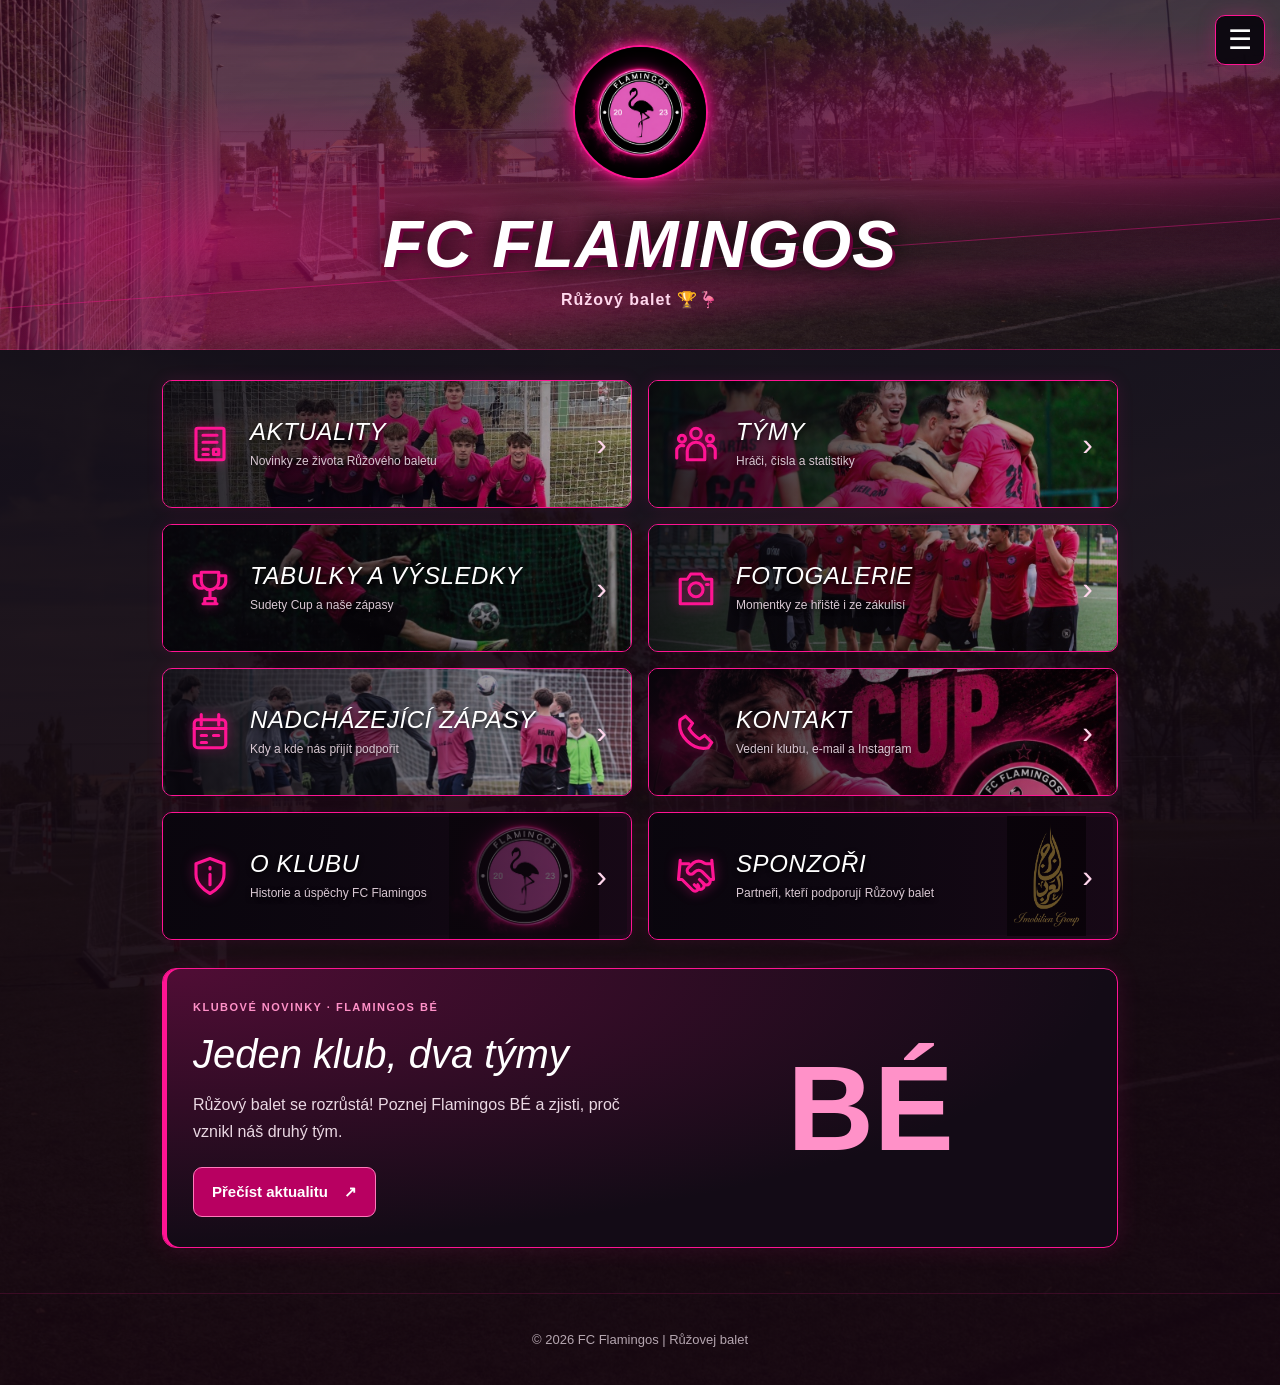
<file: index.html>
<!DOCTYPE html>

<html lang="cs">
<head>
<base href="/">
<meta charset="utf-8"/>
<meta content="width=device-width, initial-scale=1" name="viewport"/>
<title>FC Flamingos</title>
<link href="styles.css" rel="stylesheet"/>
<style>
/* Oprava log: pevná plocha pro obrázek, text pod ní. */
#sponsors .sponsor-card { display:flex; flex-direction:column; min-width:0; }
#sponsors .sponsor-logo { display:block; flex:0 0 auto; width:100%; height:300px; padding:24px; overflow:hidden; background:#000; }
#sponsors .sponsor-logo img { display:block; position:static; width:100%; height:252px; max-width:100%; max-height:252px; object-fit:contain; }
#sponsors .sponsor-content { position:relative; flex:1; background:linear-gradient(120deg,#250c1d,#120a16); }
.home-link.sponsors-link .home-link-icon { color:#ff1493; }
.home-link.sponsors-link .home-link-icon svg { width:42px; height:42px; }
@media(max-width:600px) {
  #sponsors .sponsor-logo { height:270px; padding:20px; }
  #sponsors .sponsor-logo img { height:230px; max-height:230px; }
}
</style>
<style>
.joma-home-banner {display:grid;grid-template-columns:1fr 1fr;gap:28px;align-items:center;margin-top:28px;padding:30px;background:radial-gradient(ellipse at top left,#500d35,transparent 70%),#130b16;border:1px solid #ff1493;border-radius:14px;box-shadow:inset 4px 0 #ff1493,0 0 24px #ff149320;}
.joma-eyebrow{display:block;color:#ff91c8;font-size:11px;font-weight:bold;letter-spacing:1.5px;line-height:1.6;}
#home .joma-home-banner h2{margin:14px 0;color:white;font-family:Impact,'Arial Narrow',Arial,sans-serif;font-size:clamp(28px,4vw,40px);font-weight:normal;font-style:italic;line-height:1.15;}
.joma-banner-copy p{color:#ead8e3;font-size:16px;line-height:1.7;margin:0 0 22px;}
.joma-home-banner button,.joma-partner-link{display:inline-flex;align-items:center;justify-content:center;gap:16px;min-height:50px;padding:14px 18px;color:white;background:#b80061;border:1px solid #ff79bb;border-radius:9px;font-size:15px;font-weight:bold;text-decoration:none;cursor:pointer;}
.joma-home-banner button:hover,.joma-partner-link:hover{background:#d00070;}
.joma-home-banner figure,.joma-article-image{margin:0;min-width:0;}
.joma-home-banner figure img,.joma-article-image img{display:block;width:100%;height:auto;max-width:100%;border-radius:9px;}
.joma-home-banner figcaption,.joma-article-image figcaption{margin-top:9px;color:#c7b3c0;font-size:11px;line-height:1.5;}
.joma-article{border-left:4px solid #ff1493;scroll-margin-top:25px;}
.joma-article-image{margin:24px 0;}
@media(max-width:700px){.joma-home-banner{grid-template-columns:1fr;padding:24px 20px;gap:22px;}.joma-home-banner button{width:100%;}}
</style><style>
.polis-home-banner{grid-template-columns:minmax(0,1.15fr) minmax(0,.85fr);}
#home .polis-home-banner figure{display:flex;justify-content:center;background:#09070a;border-radius:10px;overflow:hidden;}
#home .polis-home-banner figure img{width:100%;height:480px;object-fit:contain;}
.polis-article{border-left:4px solid #ff1493;scroll-margin-top:25px;}
.polis-article p{line-height:1.8;}
.polis-article h4{color:#ff91c8;font-size:20px;margin:28px 0 12px;}
.polis-article-image{width:100%;max-width:520px;margin:26px auto;}
.polis-article-image img{display:block;width:100%;height:auto;border-radius:10px;}
.polis-article-image figcaption{margin-top:10px;color:#c7b3c0;font-size:13px;line-height:1.5;}
@media(max-width:700px){.polis-home-banner{grid-template-columns:1fr;}#home .polis-home-banner figure img{height:auto;max-height:560px;}.polis-article h4{font-size:18px;}}
</style><style>

.menu-content a {
  flex-shrink: 0;
  padding: 13px 12px;
  color: #fff;
  text-align: left;
  font-size: 15px;
  background: #160d19;
  border: 1px solid rgba(255, 20, 147, 0.3);
  border-radius: 7px;
  cursor: pointer;
  transition: background 0.2s;
}


.menu-content a:hover,
.menu-content a[aria-current="page"] {
  background: #720944;
  border-color: var(--pink);
}
.menu-content a{text-decoration:none;display:block;font-weight:normal;}
a.home-link{font-weight:normal;overflow-wrap:normal;}
.joma-home-banner a.article-page-link{display:inline-flex;align-items:center;justify-content:center;gap:16px;min-height:50px;padding:14px 18px;color:white;background:#b80061;border:1px solid #ff79bb;border-radius:9px;font-size:15px;font-weight:bold;text-decoration:none;cursor:pointer;}
.joma-home-banner a.article-page-link:hover{background:#d00070;}
@media(max-width:700px){.joma-home-banner a.article-page-link{width:100%;}}
</style>
</head>
<body data-page="home">
<div class="menu">
<button aria-controls="menu-content" aria-expanded="false" aria-label="Otevřít menu" class="menu-btn" onclick="toggleMenu()" type="button">
        ☰
      </button>
<div class="menu-content" id="menu-content">
<a href="/" data-section="home">Úvod</a>
<a href="/kontakt/" data-section="contact">Kontakt</a>
<a href="/tabulky-a-vysledky/" data-section="results">
          Tabulky a výsledky
        </a>
<a href="/nadchazejici-zapasy/" data-section="matches">
          Nadcházející zápasy
        </a>
<a href="/tym/" data-section="team">Tým</a>
<a href="/o-klubu/" data-section="about">O klubu</a>
<a href="/fotogalerie/" data-section="gallery">
          Fotogalerie
        </a>
<a href="/aktuality/" data-section="news">Aktuality</a>
<a href="/sponzori/" data-section="sponsors" aria-controls="sponsors">Sponzoři</a>
</div>
</div>
<header>
<img alt="Logo FC Flamingos" class="logo" src="logo.png"/>
<h1>FC Flamingos</h1>
<p>Růžový balet 🏆🦩</p>
</header>
<section id="home" class="active">
<div class="joma-home-banner">
<div class="joma-banner-copy">
<span class="joma-eyebrow">KLUBOVÉ NOVINKY · FLAMINGOS BÉ</span>
<h2>Jeden klub, dva týmy</h2>
<p>Růžový balet se rozrůstá! Poznej Flamingos BÉ a zjisti, proč vznikl náš druhý tým.</p>
<a class="article-page-link" href="/aktuality/#flamingos-be">Přečíst aktualitu <span aria-hidden="true">↗</span></a>
</div>
<div aria-hidden="true" style="text-align:center;font-size:clamp(48px,12vw,120px);font-weight:900;color:#ff91c8">BÉ</div>
</div>
</section>
<section id="contact">
<h2>Kontakt</h2>
<p>Vedení Růžového baletu. Ozvi se nám!</p>
<div class="club-contacts">
<article class="club-contact">
<span class="contact-role">CEO KLUBU</span>
<h3>Matyáš František Hájek</h3>
<a class="contact-phone" href="tel:+420725914956">
<span aria-hidden="true">☎</span>
        +420 725 914 956
      </a>
</article>
<article class="club-contact">
<span class="contact-role">PŘEDSEDA A JEDNATEL MUŽSTVA</span>
<h3>Martin Kulhánek</h3>
<a class="contact-phone" href="tel:+420721666181">
<span aria-hidden="true">☎</span>
        +420 721 666 181
      </a>
</article>
<article class="club-contact">
<span class="contact-role">MANAŽER KLUBU</span>
<h3>Jiří Heiland</h3>
<a class="contact-phone" href="tel:+420608160890">
<span aria-hidden="true">☎</span>
        +420 608 160 890
      </a>
</article>
<article class="club-contact">
<span class="contact-role">KUSTOD MUŽSTVA</span>
<h3>Adrian Forgáč</h3>
<a class="contact-phone" href="tel:+420606820745">
<span aria-hidden="true">☎</span>
        +420 606 820 745
      </a>
</article>
</div>
<div class="club-socials">
<a class="club-social" href="mailto:fc.flamingos.liberec@gmail.com">
<span aria-hidden="true" class="contact-symbol">✉</span>
<span class="contact-social-text">
<strong>NAPIŠ NÁM</strong>
<span>fc.flamingos.liberec@gmail.com</span>
</span>
<span aria-hidden="true">→</span>
</a>
<a class="club-social" href="https://www.instagram.com/fc_flamingos_/" rel="noopener noreferrer" target="_blank">
<span aria-hidden="true" class="contact-symbol">◎</span>
<span class="contact-social-text">
<strong>SLEDUJ FLAMINGOS</strong>
<span>@fc_flamingos_</span>
</span>
<span aria-hidden="true">↗</span>
</a>
<a class="club-social" href="https://www.tiktok.com/@fc_flamingos_" rel="noopener noreferrer" target="_blank">
<span aria-hidden="true" class="contact-symbol">♪</span>
<span class="contact-social-text">
<strong>SLEDUJ NÁŠ TIKTOK</strong>
<span>@fc_flamingos_</span>
</span>
<span aria-hidden="true">↗</span>
</a>
</div>
</section>
<section id="results">
<h2>Tabulky a výsledky</h2>
<a aria-label="Otevřít závěrečnou tabulku v plné velikosti" class="standings-image-link" href="./tabulka.png" rel="noopener noreferrer" target="_blank">
<img alt="Závěrečná tabulka základní části Sudety Cupu, Season VI. FC Flamingos skončili čtvrtí se 41 body." class="standings-image" src="./tabulka.png"/>
</a>
<p class="standings-image-hint">
    Kliknutím otevřeš tabulku v plné velikosti.
  </p>
<h3 class="results-heading">Výsledky základní části</h3>
<div class="results-grid">
<article class="result-round">
<span class="result-round-label">SUDETY CUP · SEASON VI</span>
<h3>01. kolo</h3>
<p class="result-team-label">FC Flamingos proti:</p>
<ul class="result-list">
<li><span>FC Lidi</span><strong>1:0</strong></li>
<li><span>SK Gamble</span><strong>1:0</strong></li>
<li><span>FC Tysa</span><strong>1:1</strong></li>
</ul>
</article>
<article class="result-round">
<span class="result-round-label">SUDETY CUP · SEASON VI</span>
<h3>02. kolo</h3>
<p class="result-team-label">FC Flamingos proti:</p>
<ul class="result-list">
<li><span>FK Fitmonci</span><strong>1:3</strong></li>
<li><span>FC Real Chlastico</span><strong>3:0</strong></li>
<li><span>FC Benfika B</span><strong>3:1</strong></li>
</ul>
</article>
<article class="result-round">
<span class="result-round-label">SUDETY CUP · SEASON VI</span>
<h3>03. kolo</h3>
<p class="result-team-label">FC Flamingos proti:</p>
<ul class="result-list">
<li><span>San Miguel C.F.</span><strong>0:4</strong></li>
<li><span>FC Braničtí Rytíři</span><strong>1:3</strong></li>
<li><span>Sudeťáci</span><strong>0:1</strong></li>
</ul>
</article>
<article class="result-round">
<span class="result-round-label">SUDETY CUP · SEASON VI</span>
<h3>04. kolo</h3>
<p class="result-team-label">FC Flamingos proti:</p>
<ul class="result-list">
<li><span>FC Lidi</span><strong>3:3</strong></li>
<li><span>SK Gamble</span><strong>3:4</strong></li>
<li><span>FC Tysa</span><strong>1:0</strong></li>
</ul>
</article>
<article class="result-round">
<span class="result-round-label">SUDETY CUP · SEASON VI</span>
<h3>05. kolo</h3>
<p class="result-team-label">FC Flamingos proti:</p>
<ul class="result-list">
<li>
<span>FK Fitmonci<small>Dohráno v 11. kole</small></span>
<strong>3:2</strong>
</li>
<li><span>FC Real Chlastico</span><strong>2:2</strong></li>
<li><span>FC Benfika B</span><strong>1:0</strong></li>
</ul>
</article>
<article class="result-round">
<span class="result-round-label">SUDETY CUP · SEASON VI</span>
<h3>06. kolo</h3>
<p class="result-team-label">FC Flamingos proti:</p>
<ul class="result-list">
<li><span>San Miguel C.F.</span><strong>0:3</strong></li>
<li><span>FC Braničtí Rytíři</span><strong>3:1</strong></li>
<li><span>Sudeťáci</span><strong>2:0</strong></li>
</ul>
</article>
<article class="result-round">
<span class="result-round-label">SUDETY CUP · SEASON VI</span>
<h3>07. kolo</h3>
<p class="result-team-label">FC Flamingos proti:</p>
<ul class="result-list">
<li><span>FC Lidi</span><strong>3:1</strong></li>
<li><span>SK Gamble</span><strong>2:4</strong></li>
<li><span>FC Tysa</span><strong>1:3</strong></li>
</ul>
</article>
<article class="result-round">
<span class="result-round-label">SUDETY CUP · SEASON VI</span>
<h3>08. kolo</h3>
<p class="result-team-label">FC Flamingos proti:</p>
<ul class="result-list">
<li><span>FK Fitmonci</span><strong>2:1</strong></li>
<li><span>FC Real Chlastico</span><strong>0:1</strong></li>
<li><span>FC Benfika B</span><strong>1:5</strong></li>
</ul>
</article>
<article class="result-round">
<span class="result-round-label">SUDETY CUP · SEASON VI</span>
<h3>09. kolo</h3>
<p class="result-team-label">FC Flamingos proti:</p>
<ul class="result-list">
<li><span>San Miguel C.F.</span><strong>1:1</strong></li>
<li><span>FC Braničtí Rytíři</span><strong>2:1</strong></li>
<li><span>Sudeťáci</span><strong>3:0</strong></li>
</ul>
</article>
<article class="result-round">
<span class="result-round-label">SUDETY CUP · SEASON VI</span>
<h3>10. kolo</h3>
<p class="result-team-label">FC Flamingos proti:</p>
<ul class="result-list">
<li><span>FC Lidi</span><strong>6:0</strong></li>
<li><span>SK Gamble</span><strong>1:0</strong></li>
<li><span>FC Tysa</span><strong>3:1</strong></li>
</ul>
</article>
<article class="result-round">
<span class="result-round-label">SUDETY CUP · SEASON VI</span>
<h3>11. kolo</h3>
<p class="result-team-label">FC Flamingos proti:</p>
<ul class="result-list">
<li><span>FK Fitmonci</span><strong>5:0</strong></li>
<li><span>FC Real Chlastico</span><strong>0:0</strong></li>
<li><span>FC Benfika B</span><strong>2:2</strong></li>
<li>
<span>FK Fitmonci<small>Dohrávka 5. kola</small></span>
<strong>3:2</strong>
</li>
</ul>
</article>
<article class="result-round">
<span class="result-round-label">SUDETY CUP · SEASON VI</span>
<h3>12. kolo</h3>
<p class="result-team-label">FC Flamingos proti:</p>
<ul class="result-list">
<li><span>San Miguel C.F.</span><strong>0:0</strong></li>
<li><span>FC Braničtí Rytíři</span><strong>1:3</strong></li>
<li><span>Sudeťáci</span><strong>0:1</strong></li>
</ul>
</article>
</div>
<div class="round-box playoff-box">
<h3>🏆 Play-off Sudety Cupu</h3>
<p><strong>20. 6. 2026</strong></p>
<p>📍 Na Rozcestí — Vratislavice nad Nisou</p>
<div class="playoff-match">
<h4>Čtvrtfinále</h4>
<p>FC Flamingos vs SK Gamble <strong>3:2</strong></p>
</div>
<div class="playoff-match">
<h4>Semifinále</h4>
<p>FC Flamingos vs San Miguel C. F. <strong>0:4</strong></p>
</div>
<div class="playoff-match">
<h4>Zápas o třetí místo</h4>
<p>FC Flamingos vs FC Braničtí Rytíři <strong>1:1</strong></p>
<p>Po penaltách <strong>5:3</strong></p>
</div>
<p class="achievement">
      🥉 V play-off jsme získali historické třetí místo!
    </p>
</div>
</section>
<section id="matches">
<h2>Nadcházející zápasy</h2>
<div class="round-box">
<h3>Další zápasy připravujeme</h3>
<p>
      Termíny zápasů pro nadcházející sezónu brzy zveřejníme.
      Sledujte náš web a sociální sítě, ať vám nic neunikne!
    </p>
</div>
</section>
<section id="team">
<h2>Tým</h2>
<h3 class="position-title">Brankáři</h3>
<div class="players-grid">
<div class="player-card">
<img alt="Dmitriy Jerasov" src="dyma.jpg"/>
<h3>Dmitriy Jerasov</h3>
<p><strong>Pozice:</strong> Brankář</p>
<p><strong>Číslo:</strong> 99</p>
<p><strong>Věk:</strong> 23 let</p>
<p>
<strong>Statistiky:</strong> 11 čistých kont, 1 gól, 10 asistencí
          </p>
</div>
<div class="player-card">
<img alt="Lukáš Votruba" src="luky.jpg"/>
<h3>Lukáš Votruba</h3>
<p><strong>Pozice:</strong> Brankář</p>
<p><strong>Číslo:</strong> 1</p>
<p><strong>Věk:</strong> 17 let</p>
<p><strong>Statistiky:</strong> 1 čisté konto</p>
</div>
</div>
<h3 class="position-title">Obránci</h3>
<div class="players-grid">
<div class="player-card">
<img alt="Martin Kulhánek" src="martin.jpg"/>
<h3>Martin Kulhánek</h3>
<p><strong>Pozice:</strong> Obránce</p>
<p><strong>Číslo:</strong> 66</p>
<p><strong>Věk:</strong> 19 let</p>
<p><strong>Statistiky:</strong> 4 góly, 5 asistencí</p>
</div>
<div class="player-card">
<img alt="Ivo Rejnart" src="ivo.jpg"/>
<h3>Ivo Rejnart</h3>
<p><strong>Pozice:</strong> Obránce</p>
<p><strong>Číslo:</strong> 4</p>
<p><strong>Věk:</strong> 20 let</p>
<p><strong>Statistiky:</strong> -</p>
</div>
<div class="player-card">
<img alt="Kristián Bohun" src="kris.jpg"/>
<h3>Kristián Bohun</h3>
<p><strong>Pozice:</strong> Obránce</p>
<p><strong>Číslo:</strong> 13</p>
<p><strong>Věk:</strong> 19 let</p>
<p><strong>Statistiky:</strong> 3 góly</p>
</div>
<div class="player-card">
<img alt="Daniel Kott" src="kott.jpg"/>
<h3>Daniel Kott</h3>
<p><strong>Pozice:</strong> Obránce</p>
<p><strong>Číslo:</strong> 69</p>
<p><strong>Věk:</strong> 21 let</p>
<p><strong>Statistiky:</strong> 1 gól, 5 asistencí</p>
</div>
</div>
<h3 class="position-title">Záložníci</h3>
<div class="players-grid">
<div class="player-card">
<img alt="Fabián Abrt" src="fabi.jpg"/>
<h3>Fabián Abrt</h3>
<p><strong>Pozice:</strong> Záložník</p>
<p><strong>Číslo:</strong> 28</p>
<p><strong>Věk:</strong> 19 let</p>
<p><strong>Statistiky:</strong> 9 gólů, 4 asistence</p>
</div>
<div class="player-card">
<img alt="Jiří Heiland" src="jirka.jpg"/>
<h3>Jiří Heiland</h3>
<p><strong>Pozice:</strong> Záložník</p>
<p><strong>Číslo:</strong> 11</p>
<p><strong>Věk:</strong> 19 let</p>
<p><strong>Statistiky:</strong> 1 asistence</p>
</div>
<div class="player-card">
<img alt="Jan Albrecht" src="honza.jpg"/>
<h3>Jan Albrecht</h3>
<p><strong>Pozice:</strong> Záložník</p>
<p><strong>Číslo:</strong> 14</p>
<p><strong>Věk:</strong> 17 let</p>
<p><strong>Statistiky:</strong> 3 góly, 2 asistence</p>
</div>
<div class="player-card">
<img alt="Matyáš František Hájek" src="hajek.jpg"/>
<h3>Matyáš František Hájek</h3>
<p><strong>Pozice:</strong> Záložník</p>
<p><strong>Číslo:</strong> 10</p>
<p><strong>Věk:</strong> 20 let</p>
<p><strong>Statistiky:</strong> 9 gólů, 15 asistencí</p>
</div>
<div class="player-card">
<img alt="Jan Klust" src="klusty.jpg"/>
<h3>Jan Klust</h3>
<p><strong>Pozice:</strong> Záložník</p>
<p><strong>Číslo:</strong> 6</p>
<p><strong>Věk:</strong> 19 let</p>
<p><strong>Statistiky:</strong> 24 gólů, 7 asistencí</p>
</div>
</div>
<h3 class="position-title">Útočníci</h3>
<div class="players-grid">
<div class="player-card">
<img alt="Denis Dušek" src="dena.jpg"/>
<h3>Denis Dušek</h3>
<p><strong>Pozice:</strong> Útočník</p>
<p><strong>Číslo:</strong> 27</p>
<p><strong>Věk:</strong> 19 let</p>
<p><strong>Statistiky:</strong> 8 gólů, 3 asistence</p>
</div>
<div class="player-card">
<img alt="Ondřej Šimek" src="simek.jpg"/>
<h3>Ondřej Šimek</h3>
<p><strong>Pozice:</strong> Útočník</p>
<p><strong>Číslo:</strong> 23</p>
<p><strong>Věk:</strong> 19 let</p>
<p><strong>Statistiky:</strong> 3 góly, 5 asistencí</p>
</div>
<div class="player-card">
<img alt="Ondřej Průša" src="ondra.jpg"/>
<h3>Ondřej Průša</h3>
<p><strong>Pozice:</strong> Útočník</p>
<p><strong>Číslo:</strong> 7</p>
<p><strong>Věk:</strong> 20 let</p>
<p><strong>Statistiky:</strong> 3 góly, 4 asistence</p>
</div>
<div class="player-card">
<img alt="Adrián Forgáč" src="forgy.jpg"/>
<h3>Adrián Forgáč</h3>
<p><strong>Pozice:</strong> Útočník</p>
<p><strong>Číslo:</strong> 8</p>
<p><strong>Věk:</strong> 21 let</p>
<p><strong>Statistiky:</strong> -</p>
</div>
</div>
</section>
<section id="about">
<h2>O klubu</h2>
<div class="card">
<h3>Historie klubu</h3>
<p>
          FC Flamingos vznikl na podzim roku 2023 v Liberci. Klub založili
          současný kapitán a historicky nejlepší střelec Matyáš František Hájek
          a klubová legenda David Drobný.
        </p>
<p>
          Začátky byly poměrně krušné a výsledky nebyly vždy příznivé. Během
          následujících sezón se však výrazně proměnila kostra týmu. Přišla řada
          opor, které pomohly klubu posunout se vpřed.
        </p>
<p>
          Naše barvy jsou růžová a černá a přezdívka „Růžový balet“ k nám
          neodmyslitelně patří. Působíme v soutěži Sudety Cup a dění kolem klubu
          sdílíme také na sociálních sítích.
        </p>
</div>
<div class="card">
<h3>🥉 Historický úspěch</h3>
<p>
          V základní části Season VI jsme obsadili čtvrté místo se 41 body po 36
          zápasech.
        </p>
<p>
          V play-off Sudety Cupu 2026 jsme vybojovali historické třetí místo. Ve
          čtvrtfinále jsme porazili SK Gamble 3:2. Po semifinálové porážce 0:4 s
          San Miguel C. F. jsme v zápase o třetí místo remizovali s FC Braničtí
          Rytíři 1:1 a penaltový rozstřel vyhráli 5:3, a zaslouženě jsem si tak
          připsali historické třetí místo.
        </p>
</div>
</section>
<section id="gallery">
<h2>Fotogalerie 2026/27</h2>
<p>
          Momentky ze zápasů, emoce i dění kolem hřiště. Vyber si kolo a otevři
          celé fotoalbum na Zoneramě. Alba obsahují fotografie všech týmů Sudety
          Cupu.
        </p>
<div class="photo-albums">
<article class="album-card album-playoff">
<span class="album-label">🏆 Play-off</span>
<h3>Play-off Sudety Cupu</h3>
<p class="album-date">20. 6. 2026</p>
<p>
              Vzpomínky na turnaj, ze kterého jsme přivezli historické třetí
              místo.
            </p>
<div class="album-links">
<a href="https://us.zonerama.com/kacikbofoto/Album/1000427813" rel="noopener noreferrer" target="_blank">📸 kacikbo.foto ↗</a>
<a href="https://eu.zonerama.com/SarkaMakovskaPhotogallery/Album/15639155" rel="noopener noreferrer" target="_blank">📸 Šárka Makovská ↗</a>
</div>
</article>
<article class="album-card">
<span class="album-label">Sudety Cup · Season VI</span>
<h3>12. kolo</h3>
<p class="album-date">7. 6. 2026</p>
<div class="album-links">
<a href="https://eu.zonerama.com/SarkaMakovskaPhotogallery/Album/15531288" rel="noopener noreferrer" target="_blank">📸 Šárka Makovská ↗</a>
</div>
</article>
<article class="album-card">
<span class="album-label">Sudety Cup · Season VI</span>
<h3>11. kolo</h3>
<p class="album-date">31. 5. 2026</p>
<div class="album-links">
<a href="https://eu.zonerama.com/SarkaMakovskaPhotogallery/Album/15524873" rel="noopener noreferrer" target="_blank">📸 Šárka Makovská ↗</a>
</div>
</article>
<article class="album-card">
<span class="album-label">Sudety Cup · Season VI</span>
<h3>Zápasy 10. května</h3>
<p class="album-date">10. 5. 2026</p>
<div class="album-links">
<a href="https://us.zonerama.com/kacikbofoto/Album/1000411940" rel="noopener noreferrer" target="_blank">📸 kacikbo.foto ↗</a>
</div>
</article>
<article class="album-card">
<span class="album-label">Sudety Cup · Season VI</span>
<h3>6. kolo</h3>
<p class="album-date">26. 4. 2026</p>
<div class="album-links">
<a href="https://eu.zonerama.com/SarkaMakovskaPhotogallery/Album/15178739" rel="noopener noreferrer" target="_blank">📸 Šárka Makovská ↗</a>
</div>
</article>
<article class="album-card">
<span class="album-label">Sudety Cup · Season VI</span>
<h3>5. kolo</h3>
<p class="album-date">19. 4. 2026</p>
<div class="album-links">
<a href="https://eu.zonerama.com/SarkaMakovskaPhotogallery/Album/15133690" rel="noopener noreferrer" target="_blank">📸 Šárka Makovská ↗</a>
</div>
</article>
<article class="album-card">
<span class="album-label">Sudety Cup · Season VI</span>
<h3>3. kolo</h3>
<p class="album-date">29. 3. 2026</p>
<div class="album-links">
<a href="https://eu.zonerama.com/SarkaMakovskaPhotogallery/Album/15004577" rel="noopener noreferrer" target="_blank">📸 Šárka Makovská ↗</a>
</div>
</article>
<article class="album-card">
<span class="album-label">Sudety Cup · Season VI</span>
<h3>2. kolo</h3>
<p class="album-date">22. 3. 2026</p>
<div class="album-links">
<a href="https://us.zonerama.com/kacikbofoto/Album/1000388332" rel="noopener noreferrer" target="_blank">📸 kacikbo.foto ↗</a>
<a href="https://eu.zonerama.com/SarkaMakovskaPhotogallery/Album/14965530" rel="noopener noreferrer" target="_blank">📸 Šárka Makovská ↗</a>
</div>
</article>
<article class="album-card">
<span class="album-label">Sudety Cup · Season VI</span>
<h3>1. kolo</h3>
<p class="album-date">15. 3. 2026</p>
<div class="album-links">
<a href="https://eu.zonerama.com/SarkaMakovskaPhotogallery/Album/14915869" rel="noopener noreferrer" target="_blank">📸 Šárka Makovská ↗</a>
</div>
</article>
</div>
</section>
<section id="news">
<h2>Aktuality</h2><article class="news-card polis-article" id="novinky-polis">
<span class="joma-eyebrow">NOVÁ POSILA · FC FLAMINGOS</span>
<h3>Posila z akademie Slovanu Liberec. Polis míří do Flamingos!</h3>
<p><strong>Růžový balet vítá novou posilu! Přidává se k nám Polis, teprve šestnáctiletý talent a pilíř obrany z akademie FC Slovan Liberec.</strong> Máme radost, že náš tým rozšíří mladý hráč s chutí hrát a posouvat se dál.</p>
<figure class="polis-article-image"><img alt="Polis a zástupce FC Flamingos společně drží růžový klubový dres při přivítání nové posily." height="2048" loading="lazy" src="./polis-flamingos.jpeg" width="1159"/><figcaption>Ze Slovanu do růžového. Vítej ve Flamingos, Polisi!</figcaption></figure>
<h4>Zkušenosti z dorosteneckého fotbalu</h4>
<p>Polis v současnosti hájí barvy <strong>FC Slovan Liberec ve druhé dorostenecké lize U17</strong>. Zkušenosti má také z <strong>první dorostenecké ligy U17</strong>. Do naší obrany tak přinese zkušenosti z akademického prostředí i mladou energii.</p>
<h4>Zájem, který nás těší</h4>
<p>O zapojení do FC Flamingos projevil Polis obrovský zájem a my jsme rádi, že si cestu k našemu klubu nacházejí i nadějní mladí hráči z akademií. Je to pro nás povzbuzení a další motivace pokračovat v práci, díky které se Růžový balet postupně posouvá dál.</p>
<h4>Poprvé v růžovém už v prosinci</h4>
<p>Na jeho první vystoupení v růžovém dresu se můžete těšit už na <strong>Xmas Chaos Cupu v prosinci 2026</strong>. Přijďte podpořit Flamingos a přivítat naši novou posilu!</p>
<p><strong>Vítej mezi námi, Polisi. Těšíme se na společné zápasy!</strong></p>
</article><article class="news-card joma-article" id="novinky-joma">
<span class="joma-eyebrow">PARTNEŘI · KLUBOVÉ VYBAVENÍ</span>
<h3>Imobilien Group posouvá Flamingos dál. Čekají nás nové soupravy Joma!</h3>
<p>Máme obrovskou radost! Společnost <strong>Imobilien Group</strong> podpořila FC Flamingos sponzorským darem ve výši <strong>přibližně 20 000 Kč</strong>. Pro náš klub je to významná pomoc a další velký krok vpřed.</p>
<p>Díky této podpoře budeme mít nové klubové vybavení značky <strong>Joma</strong>. Připravujeme černé mikiny, tepláky a šortky s růžovým znakem Flamingos a personalizací pro jednotlivé hráče. Iniciály a číslo, například <strong>MH10, MK66 nebo DJ99</strong>, budou umístěné pod klubovým logem. Na zádech mikiny zůstane nápis FC FLAMINGOS.</p>
<figure class="joma-article-image"><img alt="Orientační návrh klubového balíčku Joma: mikina zepředu a zezadu, tepláky a šortky." loading="lazy" src="./joma-soupravy.png"/><figcaption>Orientační vizualizace — finální provedení se může lišit.</figcaption></figure>
<p>Jednotné oblečení pro nás znamená víc než jen nový vzhled. Pomůže nám reprezentovat klub při cestách na zápasy i mimo hřiště a podtrhne to, co Flamingos spojuje — týmového ducha a chuť posouvat se dál.</p>
<p><strong>Celé společnosti Imobilien Group děkujeme za důvěru a podporu. Velmi si vážíme toho, že nám pomáháte budovat další kapitolu Růžového baletu!</strong></p>
<a class="joma-partner-link" href="http://www.imobilien.cz/html/onas.htm" rel="noopener noreferrer" target="_blank">Poznejte našeho partnera Imobilien Group ↗</a>
</article>
<article class="news-card sponsor-news">
<span class="sponsor-news-label">SPOLUPRÁCE · FC FLAMINGOS</span>
<h3>Hledáme partnery pro další kapitolu Růžového baletu!</h3>
<p>FC Flamingos je klub malého fotbalu z Liberce. Od roku 2023 budujeme tým, který spojuje chuť hrát, týmového ducha a výrazné růžovo-černé barvy. Teď hledáme další partnery, kteří nám pomohou posunout klub dál.</p>
<h4>Jak nás můžete podpořit?</h4>
<p>Uvítáme finanční podporu na chod klubu, startovné v soutěžích a další rozvoj. Pomůže nám také materiální podpora — například dresy, tréninkové oblečení, míče nebo jiné sportovní vybavení. Prostor je i pro spolupráci formou služeb či společných akcí.</p>
<h4>Co můžeme nabídnout?</h4>
<p>Prezentaci vaší firmy na klubovém webu s logem a odkazem, zmínky a poděkování na našich sociálních sítích nebo společný obsah. Podle rozsahu spolupráce se můžeme domluvit také na umístění loga na dresech, klubovém oblečení či reklamních bannerech při akcích, kde to pořadatel umožní.</p>
<p>Nemusí jít o velkou firmu ani vysokou částku. Rádi se domluvíme s místními podnikateli i většími společnostmi a připravíme spolupráci podle vašich možností.</p>
<p><strong>Chcete být vidět společně s FC Flamingos? Napište nám a pojďme probrat možnosti!</strong></p>
<a class="sponsor-news-contact" href="mailto:fc.flamingos.liberec@gmail.com?subject=Spolupr%C3%A1ce%20s%20FC%20Flamingos">Napište nám: fc.flamingos.liberec@gmail.com <span aria-hidden="true">↗</span></a>
</article>
<div class="news-card">
<h3>Pro nadcházející sezónu Sudety Cupu 2026/27 chystáme B tým!</h3>
<p>
          FC Flamingos se připravuje na další krok — pro nadcházející sezónu
          plánujeme vytvoření B týmu! Chceme rozšířit náš klub a dát prostor
          dalším hráčům, kteří mají chuť obléknout růžovo-černé barvy.
        </p>
<p>
          Přípravy jsou zatím na začátku a podrobnosti o soupisce i fungování
          týmu postupně představíme. Sledujte náš web a Instagram, kde se
          dozvíte další novinky.
        </p>
<p>Nová kapitola Růžového baletu se blíží! 🦩</p>
</div>
</section>
<section id="sponsors">
<h2>Sponzoři</h2>
<p>
    Za Růžovým baletem stojí i naši partneři.
    Děkujeme za podporu FC Flamingos!
  </p>
<div class="sponsors-grid">
<article class="sponsor-card">
<div class="sponsor-logo">
<img alt="Imobilien Group" loading="lazy" src="./sponzor-imobilien.png"/>
</div>
<div class="sponsor-content">
<span class="sponsor-label">PARTNER FC FLAMINGOS</span>
<h3>Imobilien Group</h3>
<a class="sponsor-link" href="http://www.imobilien.cz/html/onas.htm" rel="noopener noreferrer" target="_blank">
          Navštívit web partnera
          <span aria-hidden="true">↗</span>
</a>
</div>
</article>
<article class="sponsor-card">
<div class="sponsor-logo">
<img alt="Klub Lípa Liberec" loading="lazy" src="./sponzor-lipa.jpeg"/>
</div>
<div class="sponsor-content">
<span class="sponsor-label">PARTNER FC FLAMINGOS</span>
<h3>Klub Lípa Liberec</h3>
<a class="sponsor-link" href="https://klublipa.cz/" rel="noopener noreferrer" target="_blank">
          Navštívit web partnera
          <span aria-hidden="true">↗</span>
</a>
</div>
</article>
</div>
</section>
<footer>
<p>© 2026 FC Flamingos | Růžovej balet</p>
</footer>
<script src="script.js"></script>
<script>
/* Růžová ikona spolupráce místo barevného emoji. */
(function () {
  const icon = document.querySelector('.sponsors-link .home-link-icon');
  if (icon) {
    icon.innerHTML = '<svg viewBox="0 0 24 24" fill="none" stroke="currentColor" stroke-width="1.8" stroke-linecap="round" stroke-linejoin="round" aria-hidden="true" focusable="false"><path d="m11 17 2 2a1 1 0 1 0 3-3"/><path d="m14 14 2.5 2.5a1 1 0 1 0 3-3l-4-4a3 3 0 0 0-4 0l-.9.9a1 1 0 1 1-3-3l2.9-2.9a5.5 5.5 0 0 1 6 0l.4.2a2 2 0 0 0 1 .3H21"/><path d="m21 3 1 11h-2M3 3 2 14h2l6 6a1 1 0 1 0 3-3M3 5h5"/></svg>';
  }
})();
</script>
<script>
function showJomaArticle() {
  showSection('news');
  window.requestAnimationFrame(function () {
    const article = document.getElementById('novinky-joma');
    if (!article) return;
    const heading = article.querySelector('h3');
    heading.setAttribute('tabindex', '-1');
    heading.focus({preventScroll:true});
    article.scrollIntoView({behavior:'instant',block:'start'});
  });
}
</script><script>
function showPolisArticle() {
  showSection('news');
  window.requestAnimationFrame(function () {
    const article = document.getElementById('novinky-polis');
    if (!article) return;
    const heading = article.querySelector('h3');
    heading.setAttribute('tabindex', '-1');
    heading.focus({preventScroll:true});
    article.scrollIntoView({behavior:'instant',block:'start'});
  });
}
</script><script src="page-navigation.js"></script>
</body>
</html>
</file>
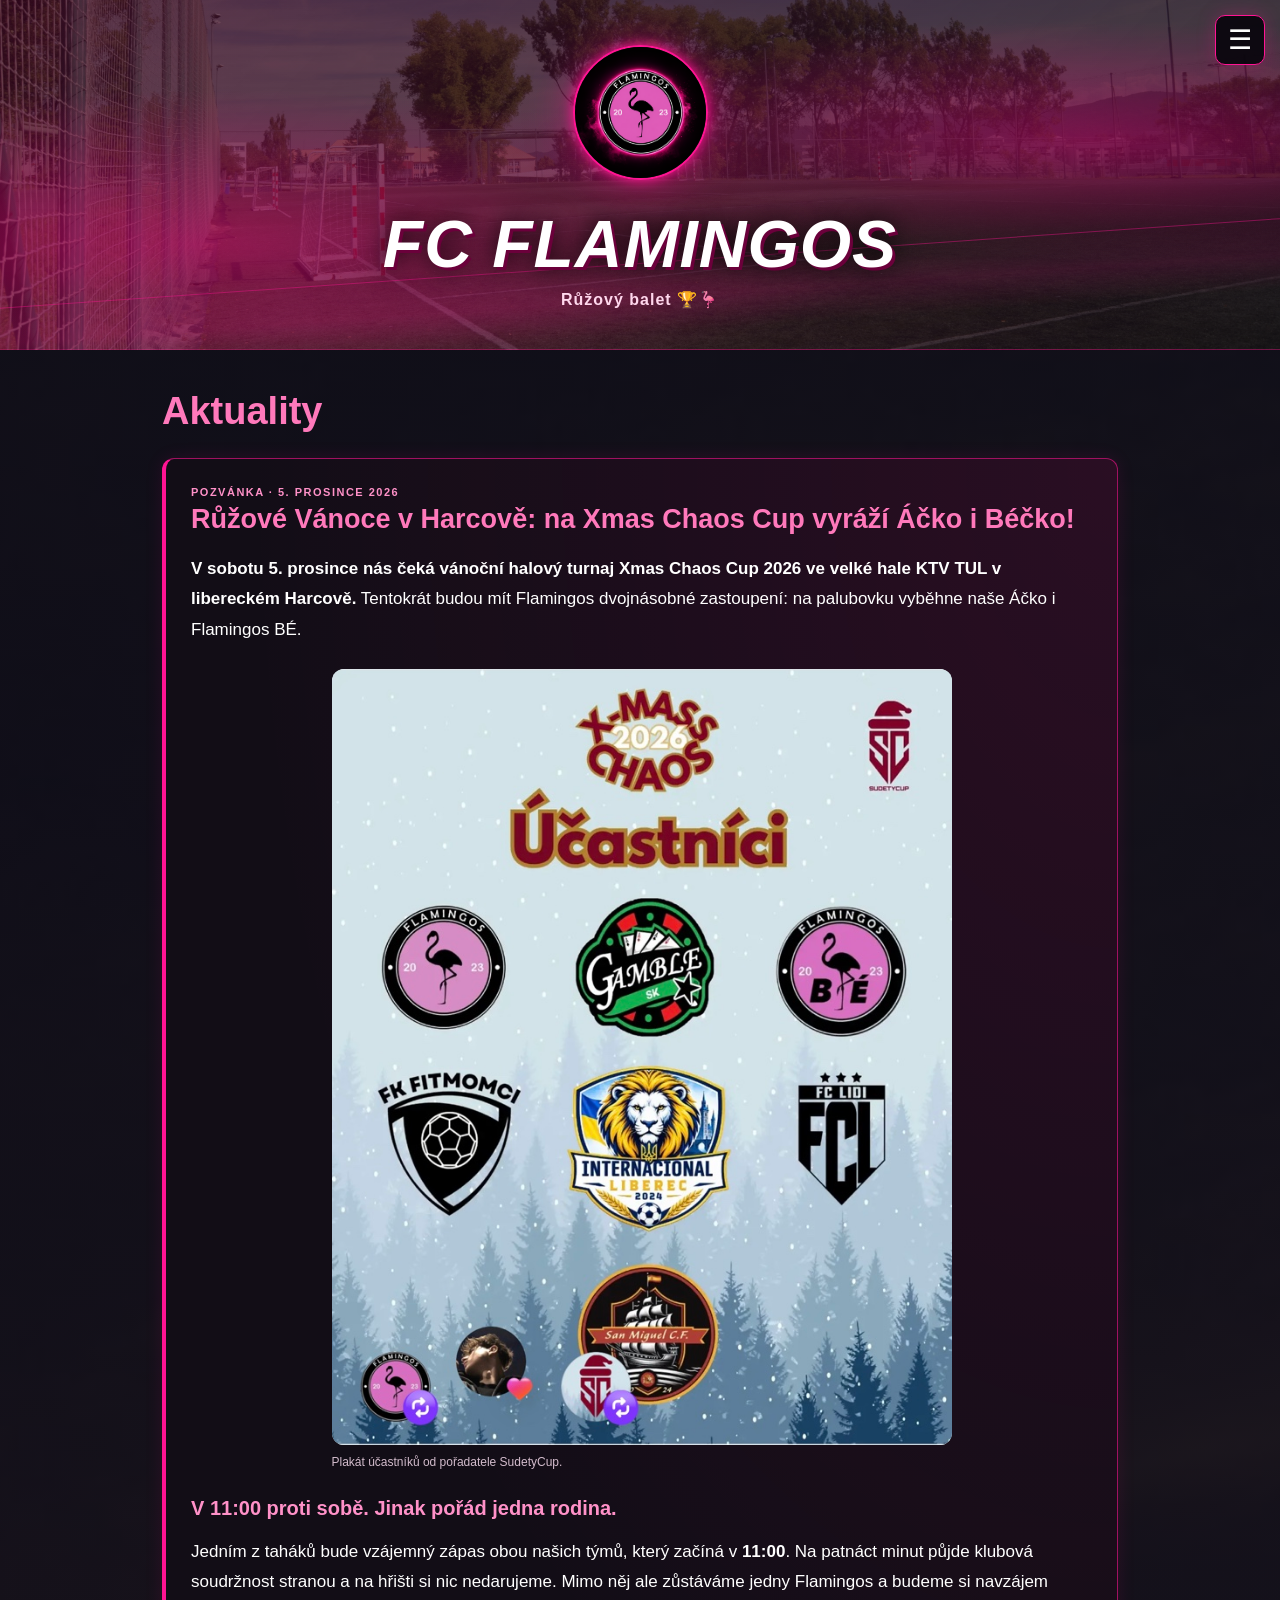
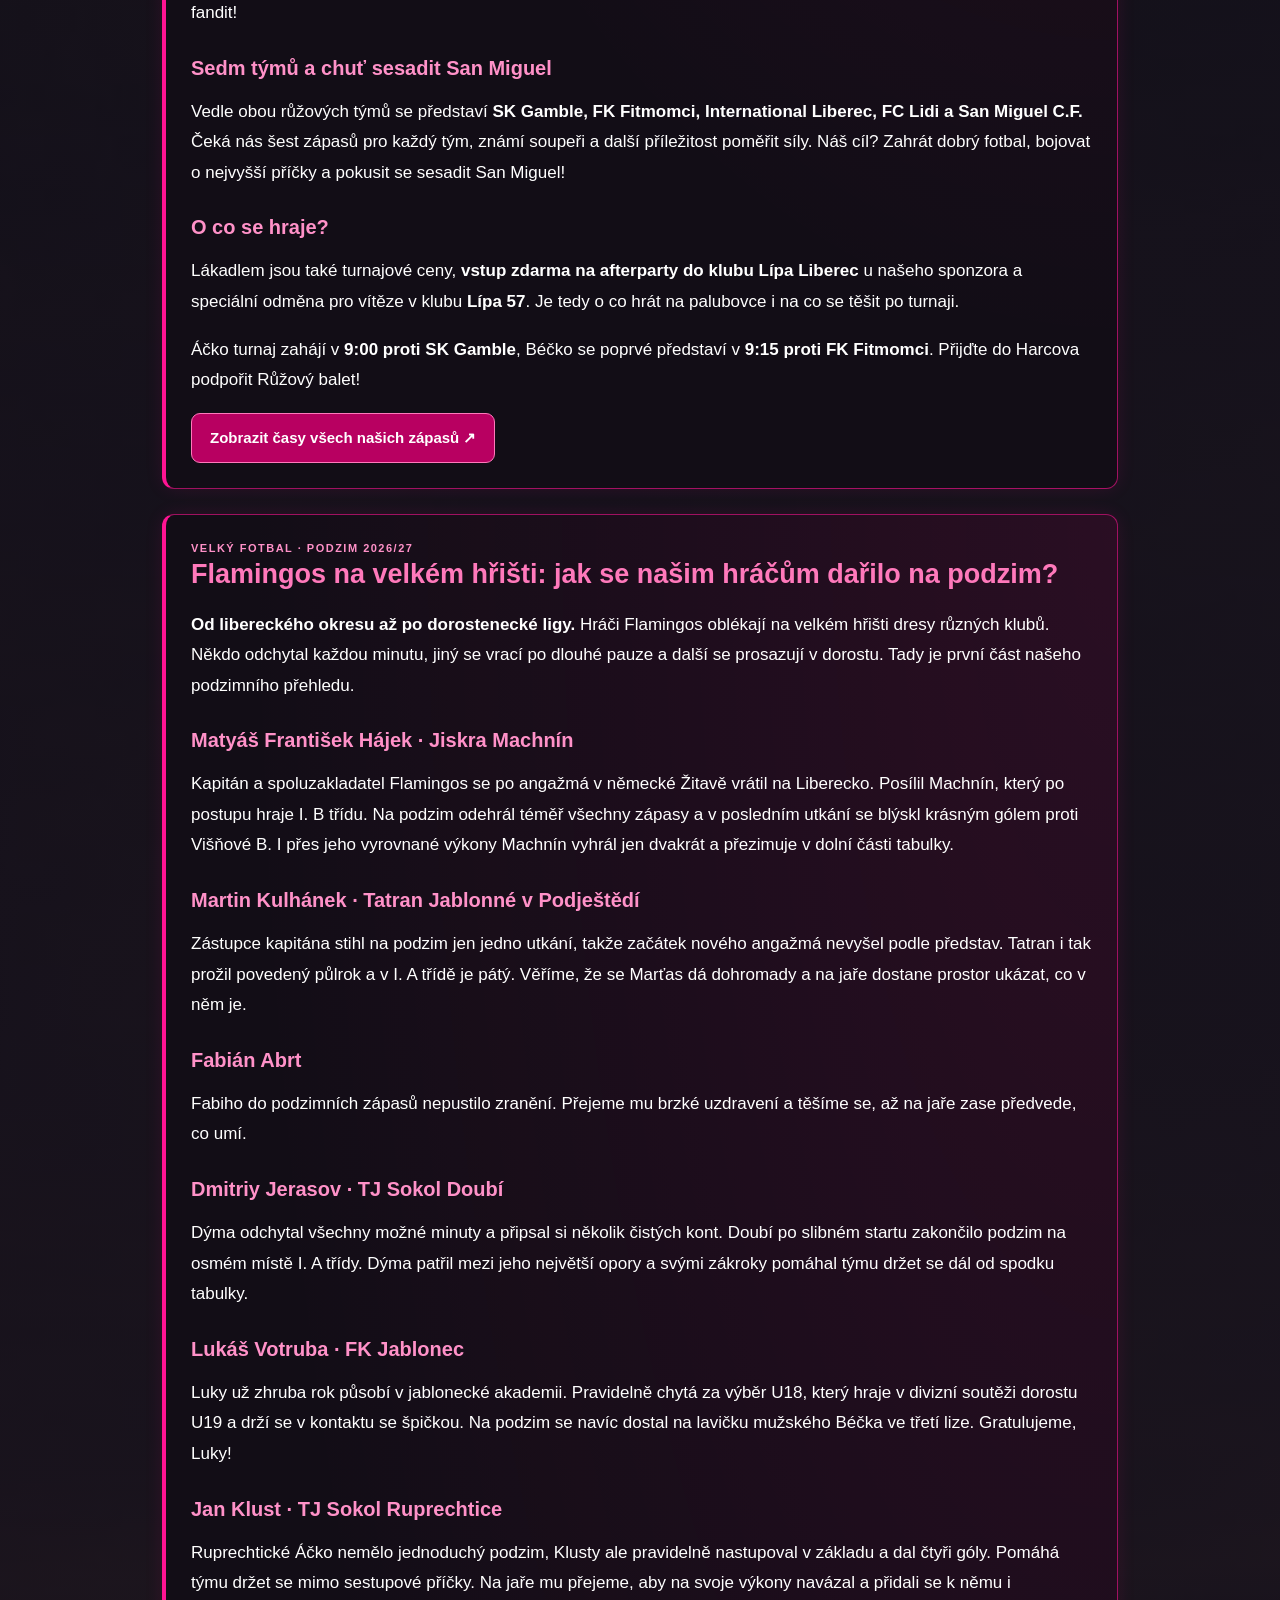
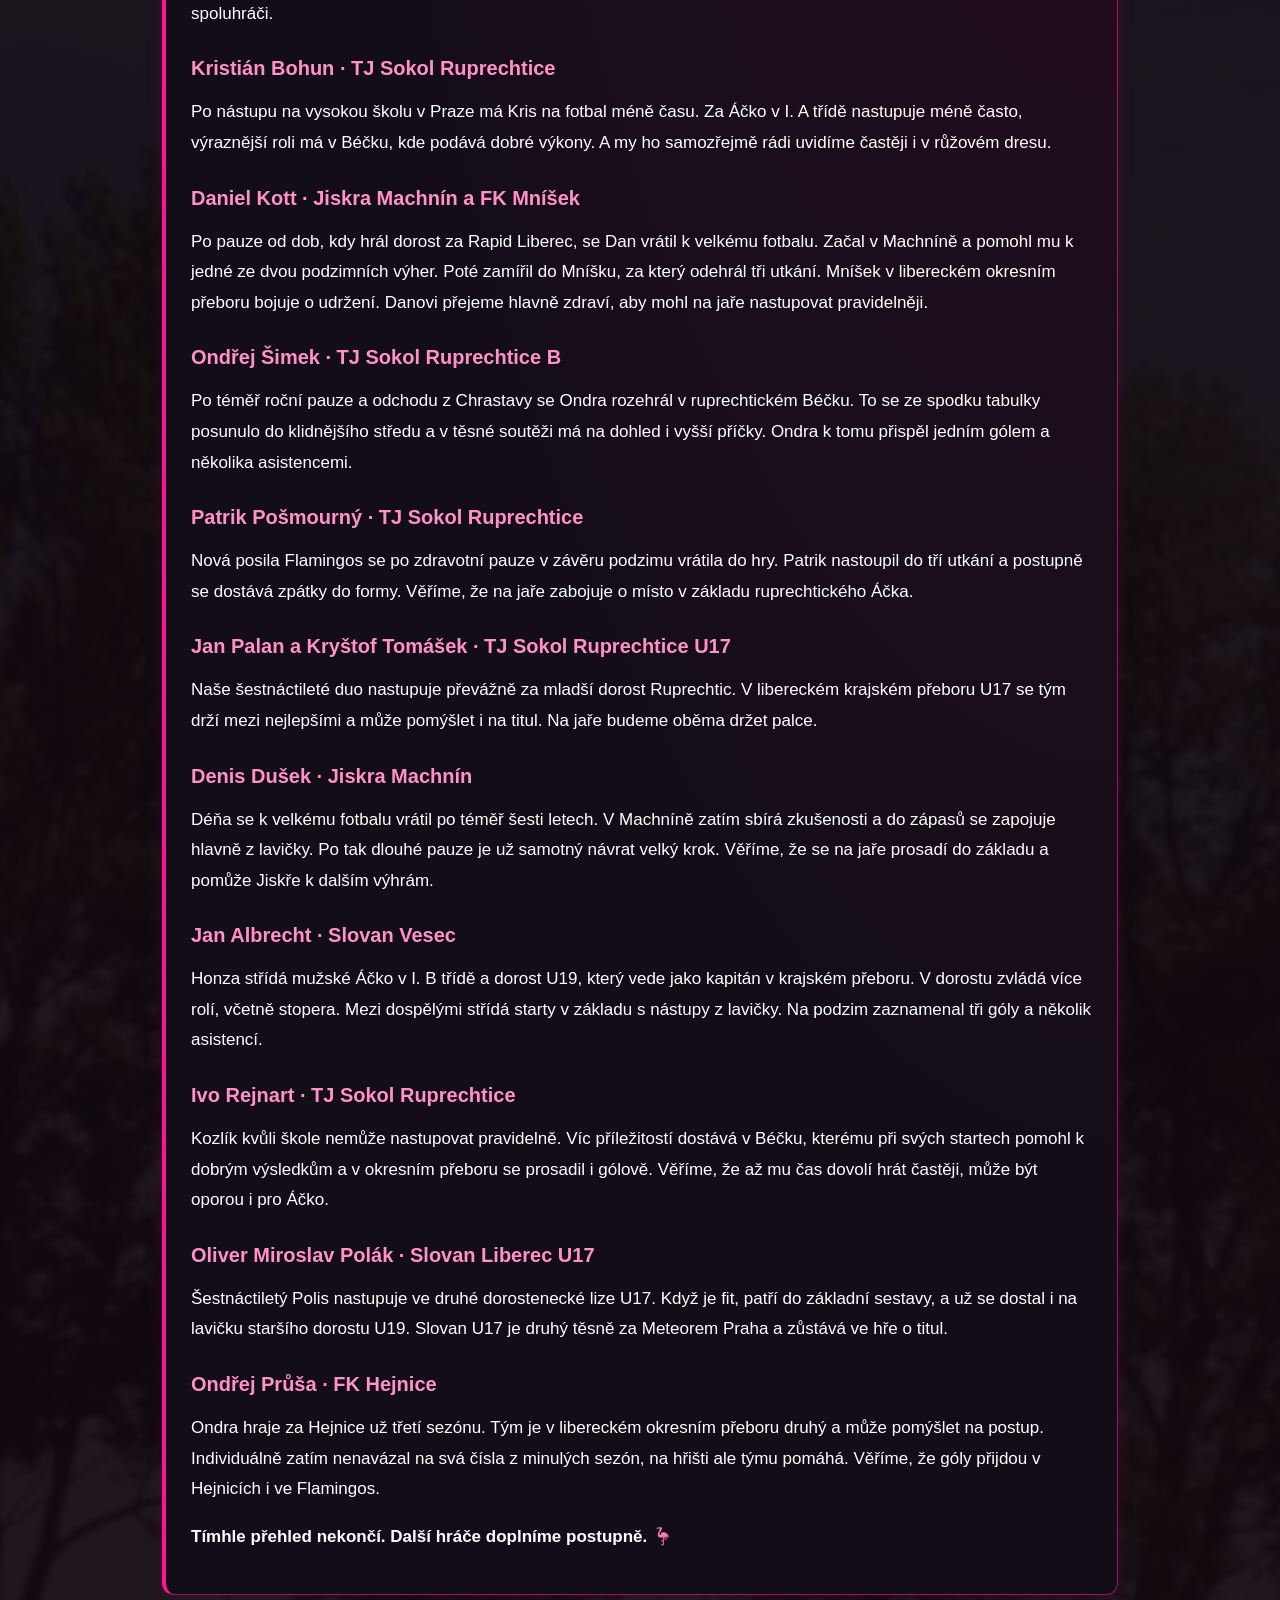
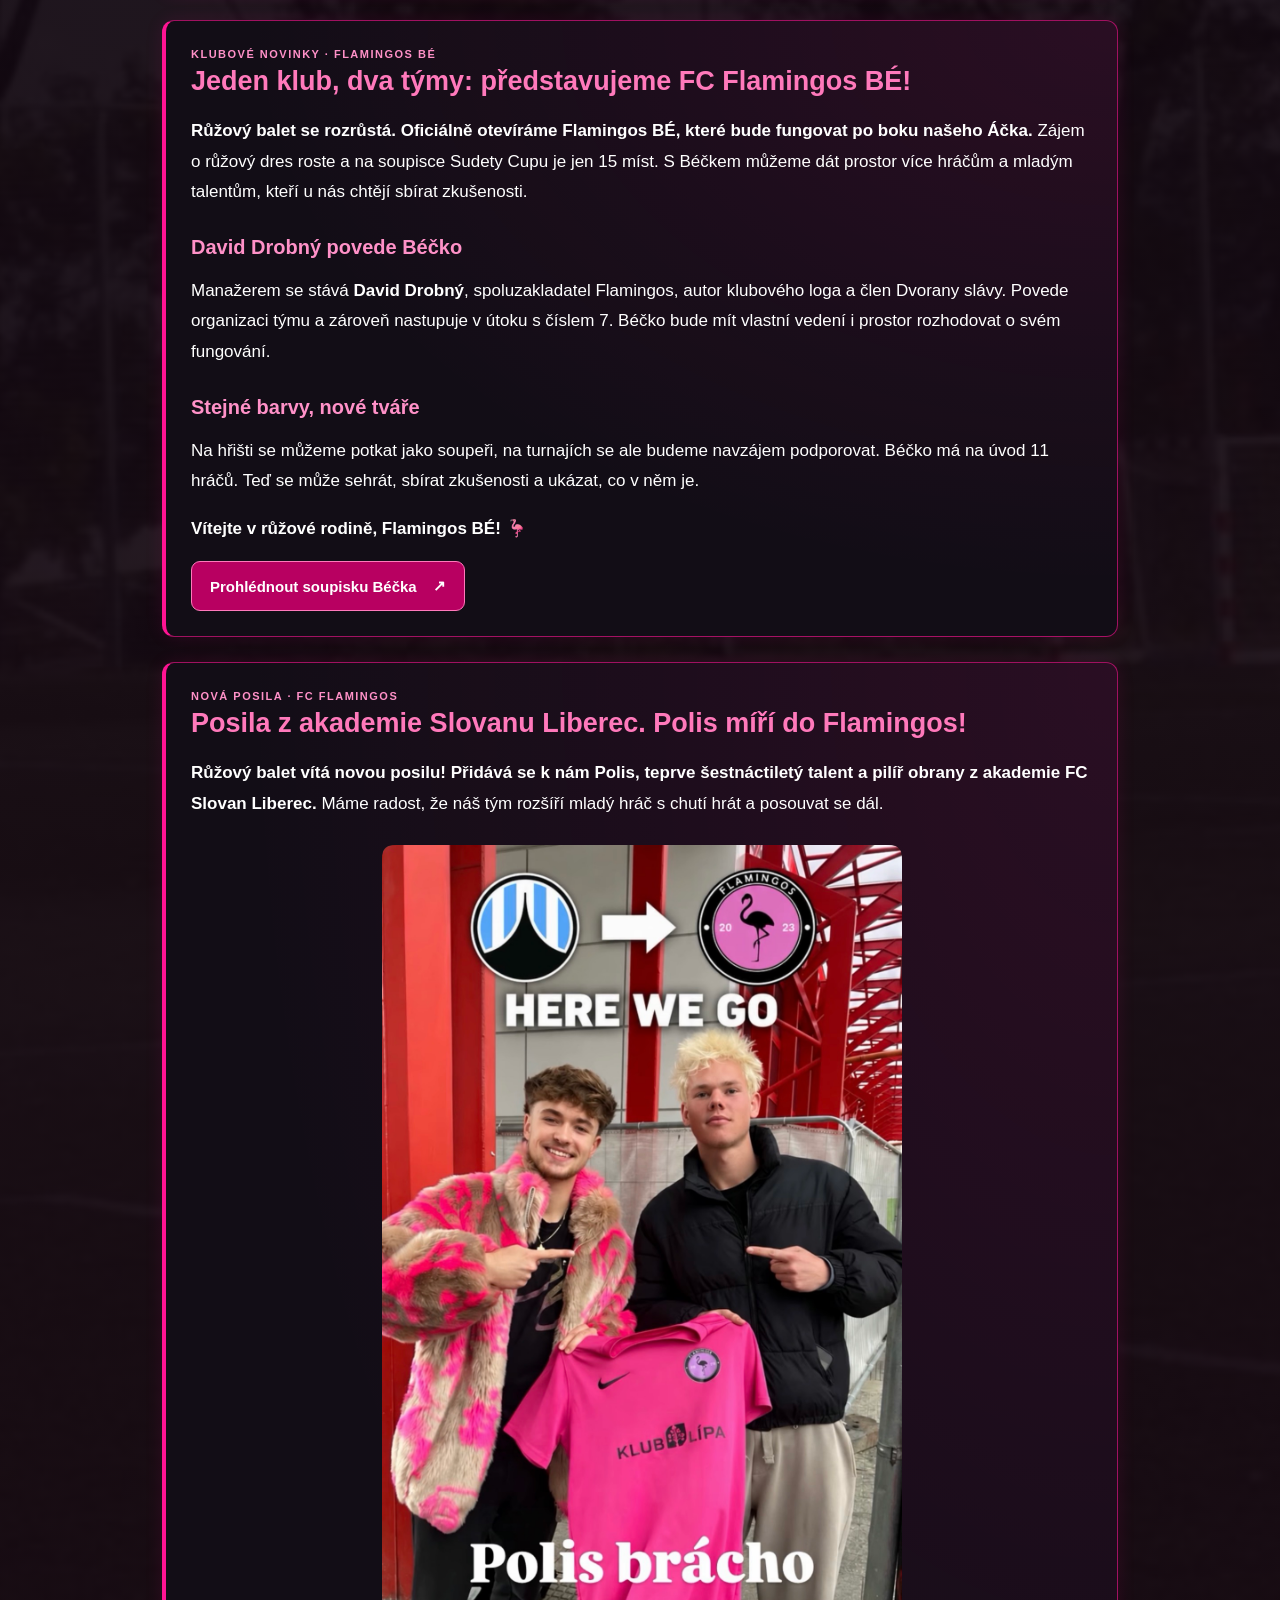
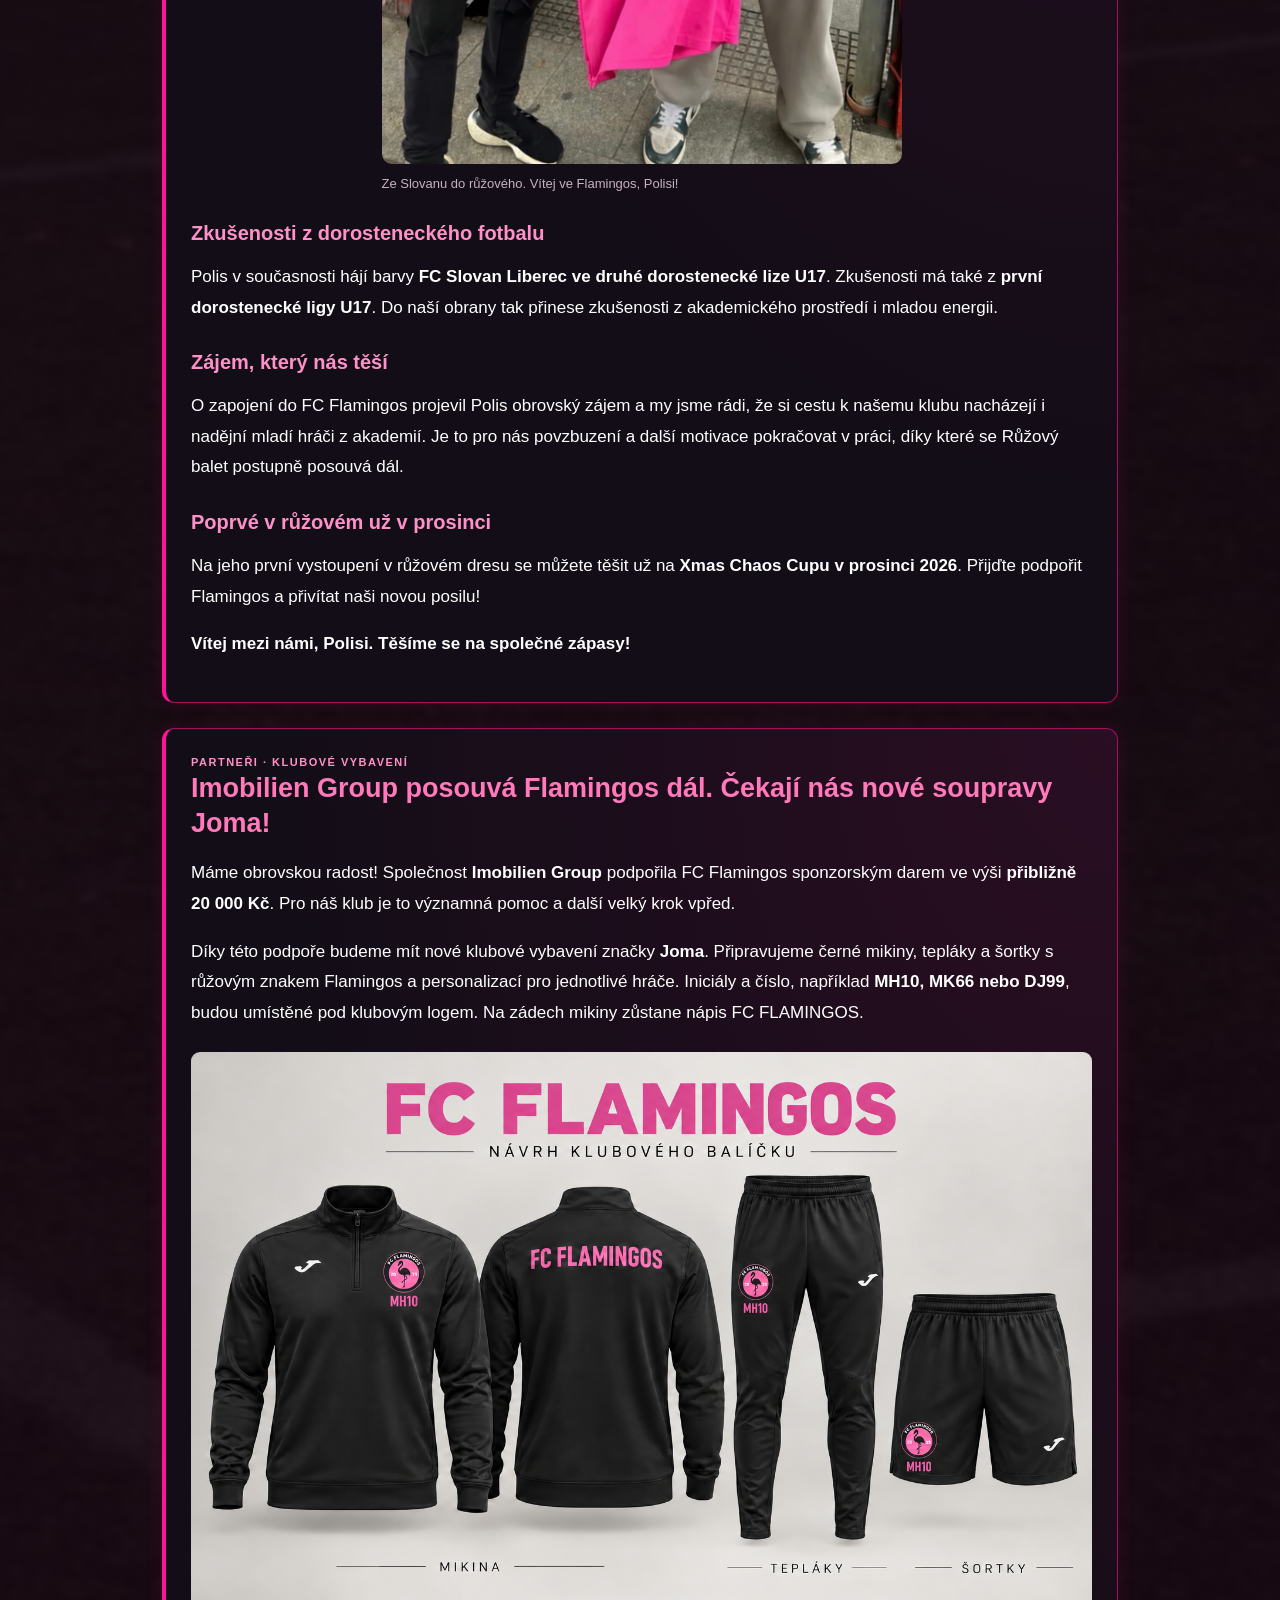
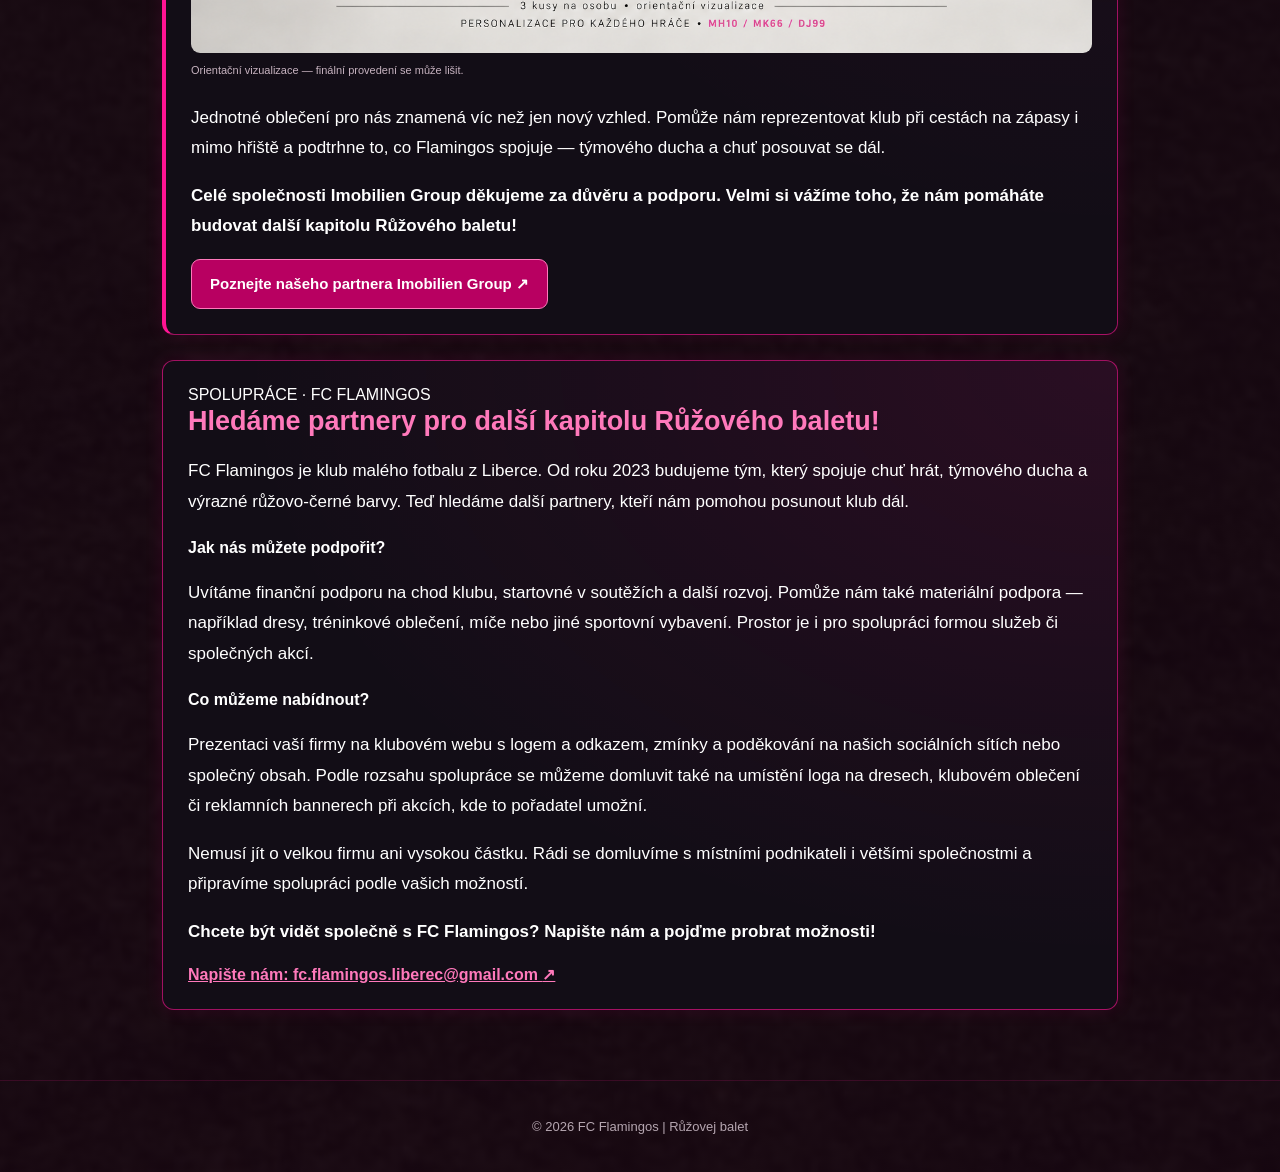
<file: aktuality/index.html>
<!DOCTYPE html>

<html lang="cs">
<head>
<base href="/">
<meta charset="utf-8"/>
<meta content="width=device-width, initial-scale=1" name="viewport"/>
<title>Aktuality | FC Flamingos</title>
<link href="styles.css" rel="stylesheet"/>
<style>
/* Oprava log: pevná plocha pro obrázek, text pod ní. */
#sponsors .sponsor-card { display:flex; flex-direction:column; min-width:0; }
#sponsors .sponsor-logo { display:block; flex:0 0 auto; width:100%; height:300px; padding:24px; overflow:hidden; background:#000; }
#sponsors .sponsor-logo img { display:block; position:static; width:100%; height:252px; max-width:100%; max-height:252px; object-fit:contain; }
#sponsors .sponsor-content { position:relative; flex:1; background:linear-gradient(120deg,#250c1d,#120a16); }
.home-link.sponsors-link .home-link-icon { color:#ff1493; }
.home-link.sponsors-link .home-link-icon svg { width:42px; height:42px; }
@media(max-width:600px) {
  #sponsors .sponsor-logo { height:270px; padding:20px; }
  #sponsors .sponsor-logo img { height:230px; max-height:230px; }
}
</style>
<style>
.joma-home-banner {display:grid;grid-template-columns:1fr 1fr;gap:28px;align-items:center;margin-top:28px;padding:30px;background:radial-gradient(ellipse at top left,#500d35,transparent 70%),#130b16;border:1px solid #ff1493;border-radius:14px;box-shadow:inset 4px 0 #ff1493,0 0 24px #ff149320;}
.joma-eyebrow{display:block;color:#ff91c8;font-size:11px;font-weight:bold;letter-spacing:1.5px;line-height:1.6;}
#home .joma-home-banner h2{margin:14px 0;color:white;font-family:Impact,'Arial Narrow',Arial,sans-serif;font-size:clamp(28px,4vw,40px);font-weight:normal;font-style:italic;line-height:1.15;}
.joma-banner-copy p{color:#ead8e3;font-size:16px;line-height:1.7;margin:0 0 22px;}
.joma-home-banner button,.joma-partner-link{display:inline-flex;align-items:center;justify-content:center;gap:16px;min-height:50px;padding:14px 18px;color:white;background:#b80061;border:1px solid #ff79bb;border-radius:9px;font-size:15px;font-weight:bold;text-decoration:none;cursor:pointer;}
.joma-home-banner button:hover,.joma-partner-link:hover{background:#d00070;}
.joma-home-banner figure,.joma-article-image{margin:0;min-width:0;}
.joma-home-banner figure img,.joma-article-image img{display:block;width:100%;height:auto;max-width:100%;border-radius:9px;}
.joma-home-banner figcaption,.joma-article-image figcaption{margin-top:9px;color:#c7b3c0;font-size:11px;line-height:1.5;}
.joma-article{border-left:4px solid #ff1493;scroll-margin-top:25px;}
.joma-article-image{margin:24px 0;}
@media(max-width:700px){.joma-home-banner{grid-template-columns:1fr;padding:24px 20px;gap:22px;}.joma-home-banner button{width:100%;}}
</style><style>
.polis-home-banner{grid-template-columns:minmax(0,1.15fr) minmax(0,.85fr);}
#home .polis-home-banner figure{display:flex;justify-content:center;background:#09070a;border-radius:10px;overflow:hidden;}
#home .polis-home-banner figure img{width:100%;height:480px;object-fit:contain;}
.polis-article{border-left:4px solid #ff1493;scroll-margin-top:25px;}
.polis-article p{line-height:1.8;}
.polis-article h4{color:#ff91c8;font-size:20px;margin:28px 0 12px;}
.polis-article-image{width:100%;max-width:520px;margin:26px auto;}
.polis-article-image img{display:block;width:100%;height:auto;border-radius:10px;}
.polis-article-image figcaption{margin-top:10px;color:#c7b3c0;font-size:13px;line-height:1.5;}
@media(max-width:700px){.polis-home-banner{grid-template-columns:1fr;}#home .polis-home-banner figure img{height:auto;max-height:560px;}.polis-article h4{font-size:18px;}}
</style><style>

.menu-content a {
  flex-shrink: 0;
  padding: 13px 12px;
  color: #fff;
  text-align: left;
  font-size: 15px;
  background: #160d19;
  border: 1px solid rgba(255, 20, 147, 0.3);
  border-radius: 7px;
  cursor: pointer;
  transition: background 0.2s;
}


.menu-content a:hover,
.menu-content a[aria-current="page"] {
  background: #720944;
  border-color: var(--pink);
}
.menu-content a{text-decoration:none;display:block;font-weight:normal;}
a.home-link{font-weight:normal;overflow-wrap:normal;}
.joma-home-banner a.article-page-link{display:inline-flex;align-items:center;justify-content:center;gap:16px;min-height:50px;padding:14px 18px;color:white;background:#b80061;border:1px solid #ff79bb;border-radius:9px;font-size:15px;font-weight:bold;text-decoration:none;cursor:pointer;}
.joma-home-banner a.article-page-link:hover{background:#d00070;}
@media(max-width:700px){.joma-home-banner a.article-page-link{width:100%;}}
</style>
<style>
.xmas-figure{max-width:620px;margin:24px auto;}
.xmas-poster{position:relative;width:100%;aspect-ratio:710/888;overflow:hidden;border-radius:12px;background:#d4e7ec;}
.xmas-poster img{position:absolute;top:-31.76%;left:0;width:100%;max-width:100%;height:auto;display:block;}
.xmas-figure figcaption{font-size:12px;color:#d3bccc;margin-top:10px;}
.xmas-table-wrap{margin:24px 0;overflow-x:auto;}
.xmas-table{width:100%;border-collapse:collapse;text-align:left;}
.xmas-table caption{text-align:left;font-weight:bold;color:#ff98cb;padding-bottom:12px;}
.xmas-table th,.xmas-table td{padding:14px 12px;border-bottom:1px solid #773151;line-height:1.5;}
.xmas-table thead{background:#361126;color:#ffb9dd;}
.xmas-table th:first-child{width:76px;white-space:nowrap;}
.xmas-derby{background:#5c103b;box-shadow:inset 4px 0 #ff1493;}
.xmas-tag{display:block;color:#ffb9dd;font-size:12px;margin-top:4px;}
.xmas-intro{font-size:18px;line-height:1.7;}
@media(max-width:500px){.xmas-table th,.xmas-table td{padding:12px 8px;font-size:14px;}}
</style></head>
<body data-page="news">
<div class="menu">
<button aria-controls="menu-content" aria-expanded="false" aria-label="Otevřít menu" class="menu-btn" onclick="toggleMenu()" type="button">
        ☰
      </button>
<div class="menu-content" id="menu-content">
<a href="/" data-section="home">Úvod</a>
<a href="/kontakt/" data-section="contact">Kontakt</a>
<a href="/tabulky-a-vysledky/" data-section="results">
          Tabulky a výsledky
        </a>
<a href="/nadchazejici-zapasy/" data-section="matches">
          Nadcházející zápasy
        </a>
<a href="/tym/" data-section="team">Tým</a>
<a href="/o-klubu/" data-section="about">O klubu</a>
<a href="/fotogalerie/" data-section="gallery">
          Fotogalerie
        </a>
<a href="/aktuality/" data-section="news">Aktuality</a>
<a href="/sponzori/" data-section="sponsors" aria-controls="sponsors">Sponzoři</a>
</div>
</div>
<header>
<img alt="Logo FC Flamingos" class="logo" src="logo.png"/>
<h1>FC Flamingos</h1>
<p>Růžový balet 🏆🦩</p>
</header>
<section id="home">
<div class="joma-home-banner polis-home-banner">
<div class="joma-banner-copy"><span class="joma-eyebrow">NOVÁ POSILA · VÍTEJ V RŮŽOVÉM!</span>
<h2>Z akademie Slovanu<br/>do Flamingos. Vítej, Polisi!</h2>
<p>Šestnáctiletý obránce se zkušenostmi z první dorostenecké ligy U17 posílí Růžový balet. Jeho první vystoupení v růžovém plánujeme už na prosincový Xmas Chaos Cup.</p>
<a class="article-page-link" href="/aktuality/#novinky-polis">Více o nové posile <span aria-hidden="true">↗</span></a></div>
<figure><img alt="Polis při přivítání ve FC Flamingos s růžovým dresem. Klubová fotografie ze stories se znaky Slovanu Liberec a Flamingos." height="2048" src="./polis-flamingos.jpeg" width="1159"/></figure></div>
</section>
<section id="contact">
<h2>Kontakt</h2>
<p>Vedení Růžového baletu. Ozvi se nám!</p>
<div class="club-contacts">
<article class="club-contact">
<span class="contact-role">CEO KLUBU</span>
<h3>Matyáš František Hájek</h3>
<a class="contact-phone" href="tel:+420725914956">
<span aria-hidden="true">☎</span>
        +420 725 914 956
      </a>
</article>
<article class="club-contact">
<span class="contact-role">PŘEDSEDA A JEDNATEL MUŽSTVA</span>
<h3>Martin Kulhánek</h3>
<a class="contact-phone" href="tel:+420721666181">
<span aria-hidden="true">☎</span>
        +420 721 666 181
      </a>
</article>
<article class="club-contact">
<span class="contact-role">MANAŽER KLUBU</span>
<h3>Jiří Heiland</h3>
<a class="contact-phone" href="tel:+420608160890">
<span aria-hidden="true">☎</span>
        +420 608 160 890
      </a>
</article>
<article class="club-contact">
<span class="contact-role">KUSTOD MUŽSTVA</span>
<h3>Adrian Forgáč</h3>
<a class="contact-phone" href="tel:+420606820745">
<span aria-hidden="true">☎</span>
        +420 606 820 745
      </a>
</article>
</div>
<div class="club-socials">
<a class="club-social" href="mailto:fc.flamingos.liberec@gmail.com">
<span aria-hidden="true" class="contact-symbol">✉</span>
<span class="contact-social-text">
<strong>NAPIŠ NÁM</strong>
<span>fc.flamingos.liberec@gmail.com</span>
</span>
<span aria-hidden="true">→</span>
</a>
<a class="club-social" href="https://www.instagram.com/fc_flamingos_/" rel="noopener noreferrer" target="_blank">
<span aria-hidden="true" class="contact-symbol">◎</span>
<span class="contact-social-text">
<strong>SLEDUJ FLAMINGOS</strong>
<span>@fc_flamingos_</span>
</span>
<span aria-hidden="true">↗</span>
</a>
<a class="club-social" href="https://www.tiktok.com/@fc_flamingos_" rel="noopener noreferrer" target="_blank">
<span aria-hidden="true" class="contact-symbol">♪</span>
<span class="contact-social-text">
<strong>SLEDUJ NÁŠ TIKTOK</strong>
<span>@fc_flamingos_</span>
</span>
<span aria-hidden="true">↗</span>
</a>
</div>
</section>
<section id="results">
<h2>Tabulky a výsledky</h2>
<a aria-label="Otevřít závěrečnou tabulku v plné velikosti" class="standings-image-link" href="./tabulka.png" rel="noopener noreferrer" target="_blank">
<img alt="Závěrečná tabulka základní části Sudety Cupu, Season VI. FC Flamingos skončili čtvrtí se 41 body." class="standings-image" src="./tabulka.png"/>
</a>
<p class="standings-image-hint">
    Kliknutím otevřeš tabulku v plné velikosti.
  </p>
<h3 class="results-heading">Výsledky základní části</h3>
<div class="results-grid">
<article class="result-round">
<span class="result-round-label">SUDETY CUP · SEASON VI</span>
<h3>01. kolo</h3>
<p class="result-team-label">FC Flamingos proti:</p>
<ul class="result-list">
<li><span>FC Lidi</span><strong>1:0</strong></li>
<li><span>SK Gamble</span><strong>1:0</strong></li>
<li><span>FC Tysa</span><strong>1:1</strong></li>
</ul>
</article>
<article class="result-round">
<span class="result-round-label">SUDETY CUP · SEASON VI</span>
<h3>02. kolo</h3>
<p class="result-team-label">FC Flamingos proti:</p>
<ul class="result-list">
<li><span>FK Fitmonci</span><strong>1:3</strong></li>
<li><span>FC Real Chlastico</span><strong>3:0</strong></li>
<li><span>FC Benfika B</span><strong>3:1</strong></li>
</ul>
</article>
<article class="result-round">
<span class="result-round-label">SUDETY CUP · SEASON VI</span>
<h3>03. kolo</h3>
<p class="result-team-label">FC Flamingos proti:</p>
<ul class="result-list">
<li><span>San Miguel C.F.</span><strong>0:4</strong></li>
<li><span>FC Braničtí Rytíři</span><strong>1:3</strong></li>
<li><span>Sudeťáci</span><strong>0:1</strong></li>
</ul>
</article>
<article class="result-round">
<span class="result-round-label">SUDETY CUP · SEASON VI</span>
<h3>04. kolo</h3>
<p class="result-team-label">FC Flamingos proti:</p>
<ul class="result-list">
<li><span>FC Lidi</span><strong>3:3</strong></li>
<li><span>SK Gamble</span><strong>3:4</strong></li>
<li><span>FC Tysa</span><strong>1:0</strong></li>
</ul>
</article>
<article class="result-round">
<span class="result-round-label">SUDETY CUP · SEASON VI</span>
<h3>05. kolo</h3>
<p class="result-team-label">FC Flamingos proti:</p>
<ul class="result-list">
<li>
<span>FK Fitmonci<small>Dohráno v 11. kole</small></span>
<strong>3:2</strong>
</li>
<li><span>FC Real Chlastico</span><strong>2:2</strong></li>
<li><span>FC Benfika B</span><strong>1:0</strong></li>
</ul>
</article>
<article class="result-round">
<span class="result-round-label">SUDETY CUP · SEASON VI</span>
<h3>06. kolo</h3>
<p class="result-team-label">FC Flamingos proti:</p>
<ul class="result-list">
<li><span>San Miguel C.F.</span><strong>0:3</strong></li>
<li><span>FC Braničtí Rytíři</span><strong>3:1</strong></li>
<li><span>Sudeťáci</span><strong>2:0</strong></li>
</ul>
</article>
<article class="result-round">
<span class="result-round-label">SUDETY CUP · SEASON VI</span>
<h3>07. kolo</h3>
<p class="result-team-label">FC Flamingos proti:</p>
<ul class="result-list">
<li><span>FC Lidi</span><strong>3:1</strong></li>
<li><span>SK Gamble</span><strong>2:4</strong></li>
<li><span>FC Tysa</span><strong>1:3</strong></li>
</ul>
</article>
<article class="result-round">
<span class="result-round-label">SUDETY CUP · SEASON VI</span>
<h3>08. kolo</h3>
<p class="result-team-label">FC Flamingos proti:</p>
<ul class="result-list">
<li><span>FK Fitmonci</span><strong>2:1</strong></li>
<li><span>FC Real Chlastico</span><strong>0:1</strong></li>
<li><span>FC Benfika B</span><strong>1:5</strong></li>
</ul>
</article>
<article class="result-round">
<span class="result-round-label">SUDETY CUP · SEASON VI</span>
<h3>09. kolo</h3>
<p class="result-team-label">FC Flamingos proti:</p>
<ul class="result-list">
<li><span>San Miguel C.F.</span><strong>1:1</strong></li>
<li><span>FC Braničtí Rytíři</span><strong>2:1</strong></li>
<li><span>Sudeťáci</span><strong>3:0</strong></li>
</ul>
</article>
<article class="result-round">
<span class="result-round-label">SUDETY CUP · SEASON VI</span>
<h3>10. kolo</h3>
<p class="result-team-label">FC Flamingos proti:</p>
<ul class="result-list">
<li><span>FC Lidi</span><strong>6:0</strong></li>
<li><span>SK Gamble</span><strong>1:0</strong></li>
<li><span>FC Tysa</span><strong>3:1</strong></li>
</ul>
</article>
<article class="result-round">
<span class="result-round-label">SUDETY CUP · SEASON VI</span>
<h3>11. kolo</h3>
<p class="result-team-label">FC Flamingos proti:</p>
<ul class="result-list">
<li><span>FK Fitmonci</span><strong>5:0</strong></li>
<li><span>FC Real Chlastico</span><strong>0:0</strong></li>
<li><span>FC Benfika B</span><strong>2:2</strong></li>
<li>
<span>FK Fitmonci<small>Dohrávka 5. kola</small></span>
<strong>3:2</strong>
</li>
</ul>
</article>
<article class="result-round">
<span class="result-round-label">SUDETY CUP · SEASON VI</span>
<h3>12. kolo</h3>
<p class="result-team-label">FC Flamingos proti:</p>
<ul class="result-list">
<li><span>San Miguel C.F.</span><strong>0:0</strong></li>
<li><span>FC Braničtí Rytíři</span><strong>1:3</strong></li>
<li><span>Sudeťáci</span><strong>0:1</strong></li>
</ul>
</article>
</div>
<div class="round-box playoff-box">
<h3>🏆 Play-off Sudety Cupu</h3>
<p><strong>20. 6. 2026</strong></p>
<p>📍 Na Rozcestí — Vratislavice nad Nisou</p>
<div class="playoff-match">
<h4>Čtvrtfinále</h4>
<p>FC Flamingos vs SK Gamble <strong>3:2</strong></p>
</div>
<div class="playoff-match">
<h4>Semifinále</h4>
<p>FC Flamingos vs San Miguel C. F. <strong>0:4</strong></p>
</div>
<div class="playoff-match">
<h4>Zápas o třetí místo</h4>
<p>FC Flamingos vs FC Braničtí Rytíři <strong>1:1</strong></p>
<p>Po penaltách <strong>5:3</strong></p>
</div>
<p class="achievement">
      🥉 V play-off jsme získali historické třetí místo!
    </p>
</div>
</section>
<section id="matches">
<h2>Nadcházející zápasy</h2>
<div class="round-box">
<h3>Další zápasy připravujeme</h3>
<p>
      Termíny zápasů pro nadcházející sezónu brzy zveřejníme.
      Sledujte náš web a sociální sítě, ať vám nic neunikne!
    </p>
</div>
</section>
<section id="team">
<h2>Tým</h2>
<h3 class="position-title">Brankáři</h3>
<div class="players-grid">
<div class="player-card">
<img alt="Dmitriy Jerasov" src="dyma.jpg"/>
<h3>Dmitriy Jerasov</h3>
<p><strong>Pozice:</strong> Brankář</p>
<p><strong>Číslo:</strong> 99</p>
<p><strong>Věk:</strong> 23 let</p>
<p>
<strong>Statistiky:</strong> 11 čistých kont, 1 gól, 10 asistencí
          </p>
</div>
<div class="player-card">
<img alt="Lukáš Votruba" src="luky.jpg"/>
<h3>Lukáš Votruba</h3>
<p><strong>Pozice:</strong> Brankář</p>
<p><strong>Číslo:</strong> 1</p>
<p><strong>Věk:</strong> 17 let</p>
<p><strong>Statistiky:</strong> 1 čisté konto</p>
</div>
</div>
<h3 class="position-title">Obránci</h3>
<div class="players-grid">
<div class="player-card">
<img alt="Martin Kulhánek" src="martin.jpg"/>
<h3>Martin Kulhánek</h3>
<p><strong>Pozice:</strong> Obránce</p>
<p><strong>Číslo:</strong> 66</p>
<p><strong>Věk:</strong> 19 let</p>
<p><strong>Statistiky:</strong> 4 góly, 5 asistencí</p>
</div>
<div class="player-card">
<img alt="Ivo Rejnart" src="ivo.jpg"/>
<h3>Ivo Rejnart</h3>
<p><strong>Pozice:</strong> Obránce</p>
<p><strong>Číslo:</strong> 4</p>
<p><strong>Věk:</strong> 20 let</p>
<p><strong>Statistiky:</strong> -</p>
</div>
<div class="player-card">
<img alt="Kristián Bohun" src="kris.jpg"/>
<h3>Kristián Bohun</h3>
<p><strong>Pozice:</strong> Obránce</p>
<p><strong>Číslo:</strong> 13</p>
<p><strong>Věk:</strong> 19 let</p>
<p><strong>Statistiky:</strong> 3 góly</p>
</div>
<div class="player-card">
<img alt="Daniel Kott" src="kott.jpg"/>
<h3>Daniel Kott</h3>
<p><strong>Pozice:</strong> Obránce</p>
<p><strong>Číslo:</strong> 69</p>
<p><strong>Věk:</strong> 21 let</p>
<p><strong>Statistiky:</strong> 1 gól, 5 asistencí</p>
</div>
</div>
<h3 class="position-title">Záložníci</h3>
<div class="players-grid">
<div class="player-card">
<img alt="Fabián Abrt" src="fabi.jpg"/>
<h3>Fabián Abrt</h3>
<p><strong>Pozice:</strong> Záložník</p>
<p><strong>Číslo:</strong> 28</p>
<p><strong>Věk:</strong> 19 let</p>
<p><strong>Statistiky:</strong> 9 gólů, 4 asistence</p>
</div>
<div class="player-card">
<img alt="Jiří Heiland" src="jirka.jpg"/>
<h3>Jiří Heiland</h3>
<p><strong>Pozice:</strong> Záložník</p>
<p><strong>Číslo:</strong> 11</p>
<p><strong>Věk:</strong> 19 let</p>
<p><strong>Statistiky:</strong> 1 asistence</p>
</div>
<div class="player-card">
<img alt="Jan Albrecht" src="honza.jpg"/>
<h3>Jan Albrecht</h3>
<p><strong>Pozice:</strong> Záložník</p>
<p><strong>Číslo:</strong> 14</p>
<p><strong>Věk:</strong> 17 let</p>
<p><strong>Statistiky:</strong> 3 góly, 2 asistence</p>
</div>
<div class="player-card">
<img alt="Matyáš František Hájek" src="hajek.jpg"/>
<h3>Matyáš František Hájek</h3>
<p><strong>Pozice:</strong> Záložník</p>
<p><strong>Číslo:</strong> 10</p>
<p><strong>Věk:</strong> 20 let</p>
<p><strong>Statistiky:</strong> 9 gólů, 15 asistencí</p>
</div>
<div class="player-card">
<img alt="Jan Klust" src="klusty.jpg"/>
<h3>Jan Klust</h3>
<p><strong>Pozice:</strong> Záložník</p>
<p><strong>Číslo:</strong> 6</p>
<p><strong>Věk:</strong> 19 let</p>
<p><strong>Statistiky:</strong> 24 gólů, 7 asistencí</p>
</div>
</div>
<h3 class="position-title">Útočníci</h3>
<div class="players-grid">
<div class="player-card">
<img alt="Denis Dušek" src="dena.jpg"/>
<h3>Denis Dušek</h3>
<p><strong>Pozice:</strong> Útočník</p>
<p><strong>Číslo:</strong> 27</p>
<p><strong>Věk:</strong> 19 let</p>
<p><strong>Statistiky:</strong> 8 gólů, 3 asistence</p>
</div>
<div class="player-card">
<img alt="Ondřej Šimek" src="simek.jpg"/>
<h3>Ondřej Šimek</h3>
<p><strong>Pozice:</strong> Útočník</p>
<p><strong>Číslo:</strong> 23</p>
<p><strong>Věk:</strong> 19 let</p>
<p><strong>Statistiky:</strong> 3 góly, 5 asistencí</p>
</div>
<div class="player-card">
<img alt="Ondřej Průša" src="ondra.jpg"/>
<h3>Ondřej Průša</h3>
<p><strong>Pozice:</strong> Útočník</p>
<p><strong>Číslo:</strong> 7</p>
<p><strong>Věk:</strong> 20 let</p>
<p><strong>Statistiky:</strong> 3 góly, 4 asistence</p>
</div>
<div class="player-card">
<img alt="Adrián Forgáč" src="forgy.jpg"/>
<h3>Adrián Forgáč</h3>
<p><strong>Pozice:</strong> Útočník</p>
<p><strong>Číslo:</strong> 8</p>
<p><strong>Věk:</strong> 21 let</p>
<p><strong>Statistiky:</strong> -</p>
</div>
</div>
</section>
<section id="about">
<h2>O klubu</h2>
<div class="card">
<h3>Historie klubu</h3>
<p>
          FC Flamingos vznikl na podzim roku 2023 v Liberci. Klub založili
          současný kapitán a historicky nejlepší střelec Matyáš František Hájek
          a klubová legenda David Drobný.
        </p>
<p>
          Začátky byly poměrně krušné a výsledky nebyly vždy příznivé. Během
          následujících sezón se však výrazně proměnila kostra týmu. Přišla řada
          opor, které pomohly klubu posunout se vpřed.
        </p>
<p>
          Naše barvy jsou růžová a černá a přezdívka „Růžový balet“ k nám
          neodmyslitelně patří. Působíme v soutěži Sudety Cup a dění kolem klubu
          sdílíme také na sociálních sítích.
        </p>
</div>
<div class="card">
<h3>🥉 Historický úspěch</h3>
<p>
          V základní části Season VI jsme obsadili čtvrté místo se 41 body po 36
          zápasech.
        </p>
<p>
          V play-off Sudety Cupu 2026 jsme vybojovali historické třetí místo. Ve
          čtvrtfinále jsme porazili SK Gamble 3:2. Po semifinálové porážce 0:4 s
          San Miguel C. F. jsme v zápase o třetí místo remizovali s FC Braničtí
          Rytíři 1:1 a penaltový rozstřel vyhráli 5:3, a zaslouženě jsem si tak
          připsali historické třetí místo.
        </p>
</div>
</section>
<section id="gallery">
<h2>Fotogalerie 2026/27</h2>
<p>
          Momentky ze zápasů, emoce i dění kolem hřiště. Vyber si kolo a otevři
          celé fotoalbum na Zoneramě. Alba obsahují fotografie všech týmů Sudety
          Cupu.
        </p>
<div class="photo-albums">
<article class="album-card album-playoff">
<span class="album-label">🏆 Play-off</span>
<h3>Play-off Sudety Cupu</h3>
<p class="album-date">20. 6. 2026</p>
<p>
              Vzpomínky na turnaj, ze kterého jsme přivezli historické třetí
              místo.
            </p>
<div class="album-links">
<a href="https://us.zonerama.com/kacikbofoto/Album/1000427813" rel="noopener noreferrer" target="_blank">📸 kacikbo.foto ↗</a>
<a href="https://eu.zonerama.com/SarkaMakovskaPhotogallery/Album/15639155" rel="noopener noreferrer" target="_blank">📸 Šárka Makovská ↗</a>
</div>
</article>
<article class="album-card">
<span class="album-label">Sudety Cup · Season VI</span>
<h3>12. kolo</h3>
<p class="album-date">7. 6. 2026</p>
<div class="album-links">
<a href="https://eu.zonerama.com/SarkaMakovskaPhotogallery/Album/15531288" rel="noopener noreferrer" target="_blank">📸 Šárka Makovská ↗</a>
</div>
</article>
<article class="album-card">
<span class="album-label">Sudety Cup · Season VI</span>
<h3>11. kolo</h3>
<p class="album-date">31. 5. 2026</p>
<div class="album-links">
<a href="https://eu.zonerama.com/SarkaMakovskaPhotogallery/Album/15524873" rel="noopener noreferrer" target="_blank">📸 Šárka Makovská ↗</a>
</div>
</article>
<article class="album-card">
<span class="album-label">Sudety Cup · Season VI</span>
<h3>Zápasy 10. května</h3>
<p class="album-date">10. 5. 2026</p>
<div class="album-links">
<a href="https://us.zonerama.com/kacikbofoto/Album/1000411940" rel="noopener noreferrer" target="_blank">📸 kacikbo.foto ↗</a>
</div>
</article>
<article class="album-card">
<span class="album-label">Sudety Cup · Season VI</span>
<h3>6. kolo</h3>
<p class="album-date">26. 4. 2026</p>
<div class="album-links">
<a href="https://eu.zonerama.com/SarkaMakovskaPhotogallery/Album/15178739" rel="noopener noreferrer" target="_blank">📸 Šárka Makovská ↗</a>
</div>
</article>
<article class="album-card">
<span class="album-label">Sudety Cup · Season VI</span>
<h3>5. kolo</h3>
<p class="album-date">19. 4. 2026</p>
<div class="album-links">
<a href="https://eu.zonerama.com/SarkaMakovskaPhotogallery/Album/15133690" rel="noopener noreferrer" target="_blank">📸 Šárka Makovská ↗</a>
</div>
</article>
<article class="album-card">
<span class="album-label">Sudety Cup · Season VI</span>
<h3>3. kolo</h3>
<p class="album-date">29. 3. 2026</p>
<div class="album-links">
<a href="https://eu.zonerama.com/SarkaMakovskaPhotogallery/Album/15004577" rel="noopener noreferrer" target="_blank">📸 Šárka Makovská ↗</a>
</div>
</article>
<article class="album-card">
<span class="album-label">Sudety Cup · Season VI</span>
<h3>2. kolo</h3>
<p class="album-date">22. 3. 2026</p>
<div class="album-links">
<a href="https://us.zonerama.com/kacikbofoto/Album/1000388332" rel="noopener noreferrer" target="_blank">📸 kacikbo.foto ↗</a>
<a href="https://eu.zonerama.com/SarkaMakovskaPhotogallery/Album/14965530" rel="noopener noreferrer" target="_blank">📸 Šárka Makovská ↗</a>
</div>
</article>
<article class="album-card">
<span class="album-label">Sudety Cup · Season VI</span>
<h3>1. kolo</h3>
<p class="album-date">15. 3. 2026</p>
<div class="album-links">
<a href="https://eu.zonerama.com/SarkaMakovskaPhotogallery/Album/14915869" rel="noopener noreferrer" target="_blank">📸 Šárka Makovská ↗</a>
</div>
</article>
</div>
</section>
<section id="news" class="active">
<h2>Aktuality</h2><article class="news-card polis-article" id="xmas-chaos-2026">
<span class="joma-eyebrow">POZVÁNKA · 5. PROSINCE 2026</span>
<h3>Růžové Vánoce v Harcově: na Xmas Chaos Cup vyráží Áčko i Béčko!</h3>
<p><strong>V sobotu 5. prosince nás čeká vánoční halový turnaj Xmas Chaos Cup 2026 ve velké hale KTV TUL v libereckém Harcově.</strong> Tentokrát budou mít Flamingos dvojnásobné zastoupení: na palubovku vyběhne naše Áčko i Flamingos BÉ.</p>
<figure class="xmas-figure"><div class="xmas-poster"><img src="/aktuality/xmas-ucastnici.jpeg" alt="Účastníci X-mass Chaos 2026: Flamingos, SK Gamble, Flamingos BÉ, FK Fitmomci, International Liberec, FC Lidi a San Miguel C.F." loading="lazy" width="710" height="1536"></div><figcaption>Plakát účastníků od pořadatele SudetyCup.</figcaption></figure>
<h4>V 11:00 proti sobě. Jinak pořád jedna rodina.</h4>
<p>Jedním z taháků bude vzájemný zápas obou našich týmů, který začíná v <strong>11:00</strong>. Na patnáct minut půjde klubová soudržnost stranou a na hřišti si nic nedarujeme. Mimo něj ale zůstáváme jedny Flamingos a budeme si navzájem fandit!</p>
<h4>Sedm týmů a chuť sesadit San Miguel</h4>
<p>Vedle obou růžových týmů se představí <strong>SK Gamble, FK Fitmomci, International Liberec, FC Lidi a San Miguel C.F.</strong> Čeká nás šest zápasů pro každý tým, známí soupeři a další příležitost poměřit síly. Náš cíl? Zahrát dobrý fotbal, bojovat o nejvyšší příčky a pokusit se sesadit San Miguel!</p>
<h4>O co se hraje?</h4>
<p>Lákadlem jsou také turnajové ceny, <strong>vstup zdarma na afterparty do klubu Lípa Liberec</strong> u našeho sponzora a speciální odměna pro vítěze v klubu <strong>Lípa 57</strong>. Je tedy o co hrát na palubovce i na co se těšit po turnaji.</p>
<p>Áčko turnaj zahájí v <strong>9:00 proti SK Gamble</strong>, Béčko se poprvé představí v <strong>9:15 proti FK Fitmomci</strong>. Přijďte do Harcova podpořit Růžový balet!</p>
<a class="joma-partner-link" href="/nadchazejici-zapasy/">Zobrazit časy všech našich zápasů ↗</a>
</article>

<article class="news-card polis-article" id="flamingos-podzim-2026">
<span class="joma-eyebrow">VELKÝ FOTBAL · PODZIM 2026/27</span>
<h3>Flamingos na velkém hřišti: jak se našim hráčům dařilo na podzim?</h3>
<p><strong>Od libereckého okresu až po dorostenecké ligy.</strong> Hráči Flamingos oblékají na velkém hřišti dresy různých klubů. Někdo odchytal každou minutu, jiný se vrací po dlouhé pauze a další se prosazují v dorostu. Tady je první část našeho podzimního přehledu.</p>

<h4>Matyáš František Hájek · Jiskra Machnín</h4>
<p>Kapitán a spoluzakladatel Flamingos se po angažmá v německé Žitavě vrátil na Liberecko. Posílil Machnín, který po postupu hraje I. B třídu. Na podzim odehrál téměř všechny zápasy a v posledním utkání se blýskl krásným gólem proti Višňové B. I přes jeho vyrovnané výkony Machnín vyhrál jen dvakrát a přezimuje v dolní části tabulky.</p>

<h4>Martin Kulhánek · Tatran Jablonné v Podještědí</h4>
<p>Zástupce kapitána stihl na podzim jen jedno utkání, takže začátek nového angažmá nevyšel podle představ. Tatran i tak prožil povedený půlrok a v I. A třídě je pátý. Věříme, že se Marťas dá dohromady a na jaře dostane prostor ukázat, co v něm je.</p>

<h4>Fabián Abrt</h4>
<p>Fabiho do podzimních zápasů nepustilo zranění. Přejeme mu brzké uzdravení a těšíme se, až na jaře zase předvede, co umí.</p>

<h4>Dmitriy Jerasov · TJ Sokol Doubí</h4>
<p>Dýma odchytal všechny možné minuty a připsal si několik čistých kont. Doubí po slibném startu zakončilo podzim na osmém místě I. A třídy. Dýma patřil mezi jeho největší opory a svými zákroky pomáhal týmu držet se dál od spodku tabulky.</p>

<h4>Lukáš Votruba · FK Jablonec</h4>
<p>Luky už zhruba rok působí v jablonecké akademii. Pravidelně chytá za výběr U18, který hraje v divizní soutěži dorostu U19 a drží se v kontaktu se špičkou. Na podzim se navíc dostal na lavičku mužského Béčka ve třetí lize. Gratulujeme, Luky!</p>

<h4>Jan Klust · TJ Sokol Ruprechtice</h4>
<p>Ruprechtické Áčko nemělo jednoduchý podzim, Klusty ale pravidelně nastupoval v základu a dal čtyři góly. Pomáhá týmu držet se mimo sestupové příčky. Na jaře mu přejeme, aby na svoje výkony navázal a přidali se k němu i spoluhráči.</p>

<h4>Kristián Bohun · TJ Sokol Ruprechtice</h4>
<p>Po nástupu na vysokou školu v Praze má Kris na fotbal méně času. Za Áčko v I. A třídě nastupuje méně často, výraznější roli má v Béčku, kde podává dobré výkony. A my ho samozřejmě rádi uvidíme častěji i v růžovém dresu.</p>

<h4>Daniel Kott · Jiskra Machnín a FK Mníšek</h4>
<p>Po pauze od dob, kdy hrál dorost za Rapid Liberec, se Dan vrátil k velkému fotbalu. Začal v Machníně a pomohl mu k jedné ze dvou podzimních výher. Poté zamířil do Mníšku, za který odehrál tři utkání. Mníšek v libereckém okresním přeboru bojuje o udržení. Danovi přejeme hlavně zdraví, aby mohl na jaře nastupovat pravidelněji.</p>

<h4>Ondřej Šimek · TJ Sokol Ruprechtice B</h4>
<p>Po téměř roční pauze a odchodu z Chrastavy se Ondra rozehrál v ruprechtickém Béčku. To se ze spodku tabulky posunulo do klidnějšího středu a v těsné soutěži má na dohled i vyšší příčky. Ondra k tomu přispěl jedním gólem a několika asistencemi.</p>

<h4>Patrik Pošmourný · TJ Sokol Ruprechtice</h4>
<p>Nová posila Flamingos se po zdravotní pauze v závěru podzimu vrátila do hry. Patrik nastoupil do tří utkání a postupně se dostává zpátky do formy. Věříme, že na jaře zabojuje o místo v základu ruprechtického Áčka.</p>

<h4>Jan Palan a Kryštof Tomášek · TJ Sokol Ruprechtice U17</h4>
<p>Naše šestnáctileté duo nastupuje převážně za mladší dorost Ruprechtic. V libereckém krajském přeboru U17 se tým drží mezi nejlepšími a může pomýšlet i na titul. Na jaře budeme oběma držet palce.</p>

<h4>Denis Dušek · Jiskra Machnín</h4>
<p>Déňa se k velkému fotbalu vrátil po téměř šesti letech. V Machníně zatím sbírá zkušenosti a do zápasů se zapojuje hlavně z lavičky. Po tak dlouhé pauze je už samotný návrat velký krok. Věříme, že se na jaře prosadí do základu a pomůže Jiskře k dalším výhrám.</p>

<h4>Jan Albrecht · Slovan Vesec</h4>
<p>Honza střídá mužské Áčko v I. B třídě a dorost U19, který vede jako kapitán v krajském přeboru. V dorostu zvládá více rolí, včetně stopera. Mezi dospělými střídá starty v základu s nástupy z lavičky. Na podzim zaznamenal tři góly a několik asistencí.</p>

<h4>Ivo Rejnart · TJ Sokol Ruprechtice</h4>
<p>Kozlík kvůli škole nemůže nastupovat pravidelně. Víc příležitostí dostává v Béčku, kterému při svých startech pomohl k dobrým výsledkům a v okresním přeboru se prosadil i gólově. Věříme, že až mu čas dovolí hrát častěji, může být oporou i pro Áčko.</p>

<h4>Oliver Miroslav Polák · Slovan Liberec U17</h4>
<p>Šestnáctiletý Polis nastupuje ve druhé dorostenecké lize U17. Když je fit, patří do základní sestavy, a už se dostal i na lavičku staršího dorostu U19. Slovan U17 je druhý těsně za Meteorem Praha a zůstává ve hře o titul.</p>

<h4>Ondřej Průša · FK Hejnice</h4>
<p>Ondra hraje za Hejnice už třetí sezónu. Tým je v libereckém okresním přeboru druhý a může pomýšlet na postup. Individuálně zatím nenavázal na svá čísla z minulých sezón, na hřišti ale týmu pomáhá. Věříme, že góly přijdou v Hejnicích i ve Flamingos.</p>

<p><strong>Tímhle přehled nekončí. Další hráče doplníme postupně. 🦩</strong></p>
</article>
<article class="news-card polis-article be-announcement" id="flamingos-be">
<span class="joma-eyebrow">KLUBOVÉ NOVINKY · FLAMINGOS BÉ</span>
<h3>Jeden klub, dva týmy: představujeme FC Flamingos BÉ!</h3>
<p><strong>Růžový balet se rozrůstá. Oficiálně otevíráme Flamingos BÉ, které bude fungovat po boku našeho Áčka.</strong> Zájem o růžový dres roste a na soupisce Sudety Cupu je jen 15 míst. S Béčkem můžeme dát prostor více hráčům a mladým talentům, kteří u nás chtějí sbírat zkušenosti.</p>
<h4>David Drobný povede Béčko</h4>
<p>Manažerem se stává <strong>David Drobný</strong>, spoluzakladatel Flamingos, autor klubového loga a člen Dvorany slávy. Povede organizaci týmu a zároveň nastupuje v útoku s číslem 7. Béčko bude mít vlastní vedení i prostor rozhodovat o svém fungování.</p>
<h4>Stejné barvy, nové tváře</h4>
<p>Na hřišti se můžeme potkat jako soupeři, na turnajích se ale budeme navzájem podporovat. Béčko má na úvod 11 hráčů. Teď se může sehrát, sbírat zkušenosti a ukázat, co v něm je.</p>
<p><strong>Vítejte v růžové rodině, Flamingos BÉ! 🦩</strong></p>
<a class="joma-partner-link" href="/tym/#b-tym">Prohlédnout soupisku Béčka <span aria-hidden="true">↗</span></a>
</article>
<article class="news-card polis-article" id="novinky-polis">
<span class="joma-eyebrow">NOVÁ POSILA · FC FLAMINGOS</span>
<h3>Posila z akademie Slovanu Liberec. Polis míří do Flamingos!</h3>
<p><strong>Růžový balet vítá novou posilu! Přidává se k nám Polis, teprve šestnáctiletý talent a pilíř obrany z akademie FC Slovan Liberec.</strong> Máme radost, že náš tým rozšíří mladý hráč s chutí hrát a posouvat se dál.</p>
<figure class="polis-article-image"><img alt="Polis a zástupce FC Flamingos společně drží růžový klubový dres při přivítání nové posily." height="2048" loading="lazy" src="./polis-flamingos.jpeg" width="1159"/><figcaption>Ze Slovanu do růžového. Vítej ve Flamingos, Polisi!</figcaption></figure>
<h4>Zkušenosti z dorosteneckého fotbalu</h4>
<p>Polis v současnosti hájí barvy <strong>FC Slovan Liberec ve druhé dorostenecké lize U17</strong>. Zkušenosti má také z <strong>první dorostenecké ligy U17</strong>. Do naší obrany tak přinese zkušenosti z akademického prostředí i mladou energii.</p>
<h4>Zájem, který nás těší</h4>
<p>O zapojení do FC Flamingos projevil Polis obrovský zájem a my jsme rádi, že si cestu k našemu klubu nacházejí i nadějní mladí hráči z akademií. Je to pro nás povzbuzení a další motivace pokračovat v práci, díky které se Růžový balet postupně posouvá dál.</p>
<h4>Poprvé v růžovém už v prosinci</h4>
<p>Na jeho první vystoupení v růžovém dresu se můžete těšit už na <strong>Xmas Chaos Cupu v prosinci 2026</strong>. Přijďte podpořit Flamingos a přivítat naši novou posilu!</p>
<p><strong>Vítej mezi námi, Polisi. Těšíme se na společné zápasy!</strong></p>
</article><article class="news-card joma-article" id="novinky-joma">
<span class="joma-eyebrow">PARTNEŘI · KLUBOVÉ VYBAVENÍ</span>
<h3>Imobilien Group posouvá Flamingos dál. Čekají nás nové soupravy Joma!</h3>
<p>Máme obrovskou radost! Společnost <strong>Imobilien Group</strong> podpořila FC Flamingos sponzorským darem ve výši <strong>přibližně 20 000 Kč</strong>. Pro náš klub je to významná pomoc a další velký krok vpřed.</p>
<p>Díky této podpoře budeme mít nové klubové vybavení značky <strong>Joma</strong>. Připravujeme černé mikiny, tepláky a šortky s růžovým znakem Flamingos a personalizací pro jednotlivé hráče. Iniciály a číslo, například <strong>MH10, MK66 nebo DJ99</strong>, budou umístěné pod klubovým logem. Na zádech mikiny zůstane nápis FC FLAMINGOS.</p>
<figure class="joma-article-image"><img alt="Orientační návrh klubového balíčku Joma: mikina zepředu a zezadu, tepláky a šortky." loading="lazy" src="./joma-soupravy.png"/><figcaption>Orientační vizualizace — finální provedení se může lišit.</figcaption></figure>
<p>Jednotné oblečení pro nás znamená víc než jen nový vzhled. Pomůže nám reprezentovat klub při cestách na zápasy i mimo hřiště a podtrhne to, co Flamingos spojuje — týmového ducha a chuť posouvat se dál.</p>
<p><strong>Celé společnosti Imobilien Group děkujeme za důvěru a podporu. Velmi si vážíme toho, že nám pomáháte budovat další kapitolu Růžového baletu!</strong></p>
<a class="joma-partner-link" href="http://www.imobilien.cz/html/onas.htm" rel="noopener noreferrer" target="_blank">Poznejte našeho partnera Imobilien Group ↗</a>
</article>
<article class="news-card sponsor-news">
<span class="sponsor-news-label">SPOLUPRÁCE · FC FLAMINGOS</span>
<h3>Hledáme partnery pro další kapitolu Růžového baletu!</h3>
<p>FC Flamingos je klub malého fotbalu z Liberce. Od roku 2023 budujeme tým, který spojuje chuť hrát, týmového ducha a výrazné růžovo-černé barvy. Teď hledáme další partnery, kteří nám pomohou posunout klub dál.</p>
<h4>Jak nás můžete podpořit?</h4>
<p>Uvítáme finanční podporu na chod klubu, startovné v soutěžích a další rozvoj. Pomůže nám také materiální podpora — například dresy, tréninkové oblečení, míče nebo jiné sportovní vybavení. Prostor je i pro spolupráci formou služeb či společných akcí.</p>
<h4>Co můžeme nabídnout?</h4>
<p>Prezentaci vaší firmy na klubovém webu s logem a odkazem, zmínky a poděkování na našich sociálních sítích nebo společný obsah. Podle rozsahu spolupráce se můžeme domluvit také na umístění loga na dresech, klubovém oblečení či reklamních bannerech při akcích, kde to pořadatel umožní.</p>
<p>Nemusí jít o velkou firmu ani vysokou částku. Rádi se domluvíme s místními podnikateli i většími společnostmi a připravíme spolupráci podle vašich možností.</p>
<p><strong>Chcete být vidět společně s FC Flamingos? Napište nám a pojďme probrat možnosti!</strong></p>
<a class="sponsor-news-contact" href="mailto:fc.flamingos.liberec@gmail.com?subject=Spolupr%C3%A1ce%20s%20FC%20Flamingos">Napište nám: fc.flamingos.liberec@gmail.com <span aria-hidden="true">↗</span></a>
</article>
</section>
<section id="sponsors">
<h2>Sponzoři</h2>
<p>
    Za Růžovým baletem stojí i naši partneři.
    Děkujeme za podporu FC Flamingos!
  </p>
<div class="sponsors-grid">
<article class="sponsor-card">
<div class="sponsor-logo">
<img alt="Imobilien Group" loading="lazy" src="./sponzor-imobilien.png"/>
</div>
<div class="sponsor-content">
<span class="sponsor-label">PARTNER FC FLAMINGOS</span>
<h3>Imobilien Group</h3>
<a class="sponsor-link" href="http://www.imobilien.cz/html/onas.htm" rel="noopener noreferrer" target="_blank">
          Navštívit web partnera
          <span aria-hidden="true">↗</span>
</a>
</div>
</article>
<article class="sponsor-card">
<div class="sponsor-logo">
<img alt="Klub Lípa Liberec" loading="lazy" src="./sponzor-lipa.jpeg"/>
</div>
<div class="sponsor-content">
<span class="sponsor-label">PARTNER FC FLAMINGOS</span>
<h3>Klub Lípa Liberec</h3>
<a class="sponsor-link" href="https://klublipa.cz/" rel="noopener noreferrer" target="_blank">
          Navštívit web partnera
          <span aria-hidden="true">↗</span>
</a>
</div>
</article>
</div>
</section>
<footer>
<p>© 2026 FC Flamingos | Růžovej balet</p>
</footer>
<script src="script.js"></script>
<script>
/* Růžová ikona spolupráce místo barevného emoji. */
(function () {
  const icon = document.querySelector('.sponsors-link .home-link-icon');
  if (icon) {
    icon.innerHTML = '<svg viewBox="0 0 24 24" fill="none" stroke="currentColor" stroke-width="1.8" stroke-linecap="round" stroke-linejoin="round" aria-hidden="true" focusable="false"><path d="m11 17 2 2a1 1 0 1 0 3-3"/><path d="m14 14 2.5 2.5a1 1 0 1 0 3-3l-4-4a3 3 0 0 0-4 0l-.9.9a1 1 0 1 1-3-3l2.9-2.9a5.5 5.5 0 0 1 6 0l.4.2a2 2 0 0 0 1 .3H21"/><path d="m21 3 1 11h-2M3 3 2 14h2l6 6a1 1 0 1 0 3-3M3 5h5"/></svg>';
  }
})();
</script>
<script>
function showJomaArticle() {
  showSection('news');
  window.requestAnimationFrame(function () {
    const article = document.getElementById('novinky-joma');
    if (!article) return;
    const heading = article.querySelector('h3');
    heading.setAttribute('tabindex', '-1');
    heading.focus({preventScroll:true});
    article.scrollIntoView({behavior:'instant',block:'start'});
  });
}
</script><script>
function showPolisArticle() {
  showSection('news');
  window.requestAnimationFrame(function () {
    const article = document.getElementById('novinky-polis');
    if (!article) return;
    const heading = article.querySelector('h3');
    heading.setAttribute('tabindex', '-1');
    heading.focus({preventScroll:true});
    article.scrollIntoView({behavior:'instant',block:'start'});
  });
}
</script><script src="page-navigation.js"></script>
</body>
</html>
</file>
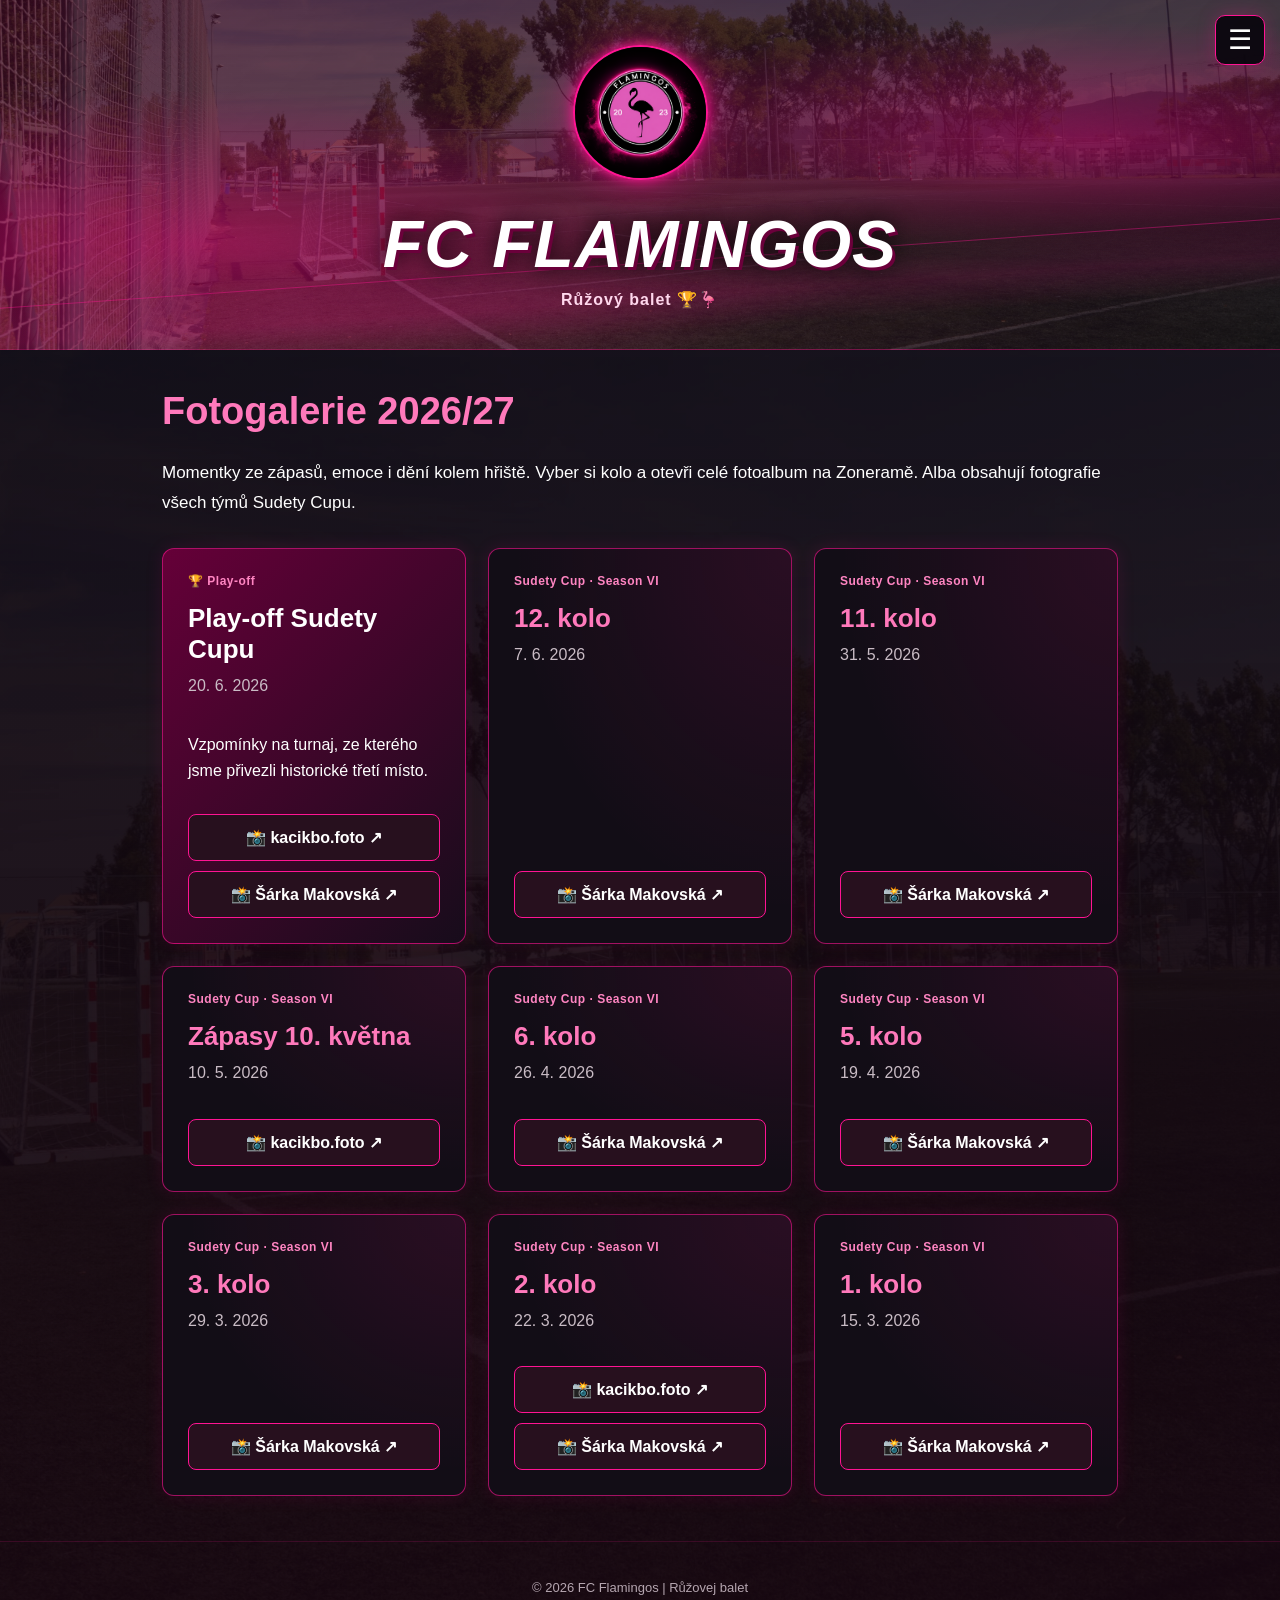
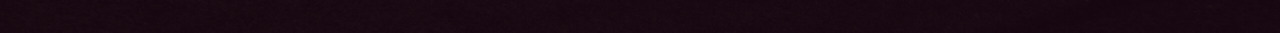
<file: fotogalerie/index.html>
<!DOCTYPE html>

<html lang="cs">
<head>
<base href="/">
<meta charset="utf-8"/>
<meta content="width=device-width, initial-scale=1" name="viewport"/>
<title>Fotogalerie | FC Flamingos</title>
<link href="styles.css" rel="stylesheet"/>
<style>
/* Oprava log: pevná plocha pro obrázek, text pod ní. */
#sponsors .sponsor-card { display:flex; flex-direction:column; min-width:0; }
#sponsors .sponsor-logo { display:block; flex:0 0 auto; width:100%; height:300px; padding:24px; overflow:hidden; background:#000; }
#sponsors .sponsor-logo img { display:block; position:static; width:100%; height:252px; max-width:100%; max-height:252px; object-fit:contain; }
#sponsors .sponsor-content { position:relative; flex:1; background:linear-gradient(120deg,#250c1d,#120a16); }
.home-link.sponsors-link .home-link-icon { color:#ff1493; }
.home-link.sponsors-link .home-link-icon svg { width:42px; height:42px; }
@media(max-width:600px) {
  #sponsors .sponsor-logo { height:270px; padding:20px; }
  #sponsors .sponsor-logo img { height:230px; max-height:230px; }
}
</style>
<style>
.joma-home-banner {display:grid;grid-template-columns:1fr 1fr;gap:28px;align-items:center;margin-top:28px;padding:30px;background:radial-gradient(ellipse at top left,#500d35,transparent 70%),#130b16;border:1px solid #ff1493;border-radius:14px;box-shadow:inset 4px 0 #ff1493,0 0 24px #ff149320;}
.joma-eyebrow{display:block;color:#ff91c8;font-size:11px;font-weight:bold;letter-spacing:1.5px;line-height:1.6;}
#home .joma-home-banner h2{margin:14px 0;color:white;font-family:Impact,'Arial Narrow',Arial,sans-serif;font-size:clamp(28px,4vw,40px);font-weight:normal;font-style:italic;line-height:1.15;}
.joma-banner-copy p{color:#ead8e3;font-size:16px;line-height:1.7;margin:0 0 22px;}
.joma-home-banner button,.joma-partner-link{display:inline-flex;align-items:center;justify-content:center;gap:16px;min-height:50px;padding:14px 18px;color:white;background:#b80061;border:1px solid #ff79bb;border-radius:9px;font-size:15px;font-weight:bold;text-decoration:none;cursor:pointer;}
.joma-home-banner button:hover,.joma-partner-link:hover{background:#d00070;}
.joma-home-banner figure,.joma-article-image{margin:0;min-width:0;}
.joma-home-banner figure img,.joma-article-image img{display:block;width:100%;height:auto;max-width:100%;border-radius:9px;}
.joma-home-banner figcaption,.joma-article-image figcaption{margin-top:9px;color:#c7b3c0;font-size:11px;line-height:1.5;}
.joma-article{border-left:4px solid #ff1493;scroll-margin-top:25px;}
.joma-article-image{margin:24px 0;}
@media(max-width:700px){.joma-home-banner{grid-template-columns:1fr;padding:24px 20px;gap:22px;}.joma-home-banner button{width:100%;}}
</style><style>
.polis-home-banner{grid-template-columns:minmax(0,1.15fr) minmax(0,.85fr);}
#home .polis-home-banner figure{display:flex;justify-content:center;background:#09070a;border-radius:10px;overflow:hidden;}
#home .polis-home-banner figure img{width:100%;height:480px;object-fit:contain;}
.polis-article{border-left:4px solid #ff1493;scroll-margin-top:25px;}
.polis-article p{line-height:1.8;}
.polis-article h4{color:#ff91c8;font-size:20px;margin:28px 0 12px;}
.polis-article-image{width:100%;max-width:520px;margin:26px auto;}
.polis-article-image img{display:block;width:100%;height:auto;border-radius:10px;}
.polis-article-image figcaption{margin-top:10px;color:#c7b3c0;font-size:13px;line-height:1.5;}
@media(max-width:700px){.polis-home-banner{grid-template-columns:1fr;}#home .polis-home-banner figure img{height:auto;max-height:560px;}.polis-article h4{font-size:18px;}}
</style><style>

.menu-content a {
  flex-shrink: 0;
  padding: 13px 12px;
  color: #fff;
  text-align: left;
  font-size: 15px;
  background: #160d19;
  border: 1px solid rgba(255, 20, 147, 0.3);
  border-radius: 7px;
  cursor: pointer;
  transition: background 0.2s;
}


.menu-content a:hover,
.menu-content a[aria-current="page"] {
  background: #720944;
  border-color: var(--pink);
}
.menu-content a{text-decoration:none;display:block;font-weight:normal;}
a.home-link{font-weight:normal;overflow-wrap:normal;}
.joma-home-banner a.article-page-link{display:inline-flex;align-items:center;justify-content:center;gap:16px;min-height:50px;padding:14px 18px;color:white;background:#b80061;border:1px solid #ff79bb;border-radius:9px;font-size:15px;font-weight:bold;text-decoration:none;cursor:pointer;}
.joma-home-banner a.article-page-link:hover{background:#d00070;}
@media(max-width:700px){.joma-home-banner a.article-page-link{width:100%;}}
</style>
</head>
<body data-page="gallery">
<div class="menu">
<button aria-controls="menu-content" aria-expanded="false" aria-label="Otevřít menu" class="menu-btn" onclick="toggleMenu()" type="button">
        ☰
      </button>
<div class="menu-content" id="menu-content">
<a href="/" data-section="home">Úvod</a>
<a href="/kontakt/" data-section="contact">Kontakt</a>
<a href="/tabulky-a-vysledky/" data-section="results">
          Tabulky a výsledky
        </a>
<a href="/nadchazejici-zapasy/" data-section="matches">
          Nadcházející zápasy
        </a>
<a href="/tym/" data-section="team">Tým</a>
<a href="/o-klubu/" data-section="about">O klubu</a>
<a href="/fotogalerie/" data-section="gallery">
          Fotogalerie
        </a>
<a href="/aktuality/" data-section="news">Aktuality</a>
<a href="/sponzori/" data-section="sponsors" aria-controls="sponsors">Sponzoři</a>
</div>
</div>
<header>
<img alt="Logo FC Flamingos" class="logo" src="logo.png"/>
<h1>FC Flamingos</h1>
<p>Růžový balet 🏆🦩</p>
</header>
<section id="home">
<div class="joma-home-banner polis-home-banner">
<div class="joma-banner-copy"><span class="joma-eyebrow">NOVÁ POSILA · VÍTEJ V RŮŽOVÉM!</span>
<h2>Z akademie Slovanu<br/>do Flamingos. Vítej, Polisi!</h2>
<p>Šestnáctiletý obránce se zkušenostmi z první dorostenecké ligy U17 posílí Růžový balet. Jeho první vystoupení v růžovém plánujeme už na prosincový Xmas Chaos Cup.</p>
<a class="article-page-link" href="/aktuality/#novinky-polis">Více o nové posile <span aria-hidden="true">↗</span></a></div>
<figure><img alt="Polis při přivítání ve FC Flamingos s růžovým dresem. Klubová fotografie ze stories se znaky Slovanu Liberec a Flamingos." height="2048" src="./polis-flamingos.jpeg" width="1159"/></figure></div>
</section>
<section id="contact">
<h2>Kontakt</h2>
<p>Vedení Růžového baletu. Ozvi se nám!</p>
<div class="club-contacts">
<article class="club-contact">
<span class="contact-role">CEO KLUBU</span>
<h3>Matyáš František Hájek</h3>
<a class="contact-phone" href="tel:+420725914956">
<span aria-hidden="true">☎</span>
        +420 725 914 956
      </a>
</article>
<article class="club-contact">
<span class="contact-role">PŘEDSEDA A JEDNATEL MUŽSTVA</span>
<h3>Martin Kulhánek</h3>
<a class="contact-phone" href="tel:+420721666181">
<span aria-hidden="true">☎</span>
        +420 721 666 181
      </a>
</article>
<article class="club-contact">
<span class="contact-role">MANAŽER KLUBU</span>
<h3>Jiří Heiland</h3>
<a class="contact-phone" href="tel:+420608160890">
<span aria-hidden="true">☎</span>
        +420 608 160 890
      </a>
</article>
<article class="club-contact">
<span class="contact-role">KUSTOD MUŽSTVA</span>
<h3>Adrian Forgáč</h3>
<a class="contact-phone" href="tel:+420606820745">
<span aria-hidden="true">☎</span>
        +420 606 820 745
      </a>
</article>
</div>
<div class="club-socials">
<a class="club-social" href="mailto:fc.flamingos.liberec@gmail.com">
<span aria-hidden="true" class="contact-symbol">✉</span>
<span class="contact-social-text">
<strong>NAPIŠ NÁM</strong>
<span>fc.flamingos.liberec@gmail.com</span>
</span>
<span aria-hidden="true">→</span>
</a>
<a class="club-social" href="https://www.instagram.com/fc_flamingos_/" rel="noopener noreferrer" target="_blank">
<span aria-hidden="true" class="contact-symbol">◎</span>
<span class="contact-social-text">
<strong>SLEDUJ FLAMINGOS</strong>
<span>@fc_flamingos_</span>
</span>
<span aria-hidden="true">↗</span>
</a>
<a class="club-social" href="https://www.tiktok.com/@fc_flamingos_" rel="noopener noreferrer" target="_blank">
<span aria-hidden="true" class="contact-symbol">♪</span>
<span class="contact-social-text">
<strong>SLEDUJ NÁŠ TIKTOK</strong>
<span>@fc_flamingos_</span>
</span>
<span aria-hidden="true">↗</span>
</a>
</div>
</section>
<section id="results">
<h2>Tabulky a výsledky</h2>
<a aria-label="Otevřít závěrečnou tabulku v plné velikosti" class="standings-image-link" href="./tabulka.png" rel="noopener noreferrer" target="_blank">
<img alt="Závěrečná tabulka základní části Sudety Cupu, Season VI. FC Flamingos skončili čtvrtí se 41 body." class="standings-image" src="./tabulka.png"/>
</a>
<p class="standings-image-hint">
    Kliknutím otevřeš tabulku v plné velikosti.
  </p>
<h3 class="results-heading">Výsledky základní části</h3>
<div class="results-grid">
<article class="result-round">
<span class="result-round-label">SUDETY CUP · SEASON VI</span>
<h3>01. kolo</h3>
<p class="result-team-label">FC Flamingos proti:</p>
<ul class="result-list">
<li><span>FC Lidi</span><strong>1:0</strong></li>
<li><span>SK Gamble</span><strong>1:0</strong></li>
<li><span>FC Tysa</span><strong>1:1</strong></li>
</ul>
</article>
<article class="result-round">
<span class="result-round-label">SUDETY CUP · SEASON VI</span>
<h3>02. kolo</h3>
<p class="result-team-label">FC Flamingos proti:</p>
<ul class="result-list">
<li><span>FK Fitmonci</span><strong>1:3</strong></li>
<li><span>FC Real Chlastico</span><strong>3:0</strong></li>
<li><span>FC Benfika B</span><strong>3:1</strong></li>
</ul>
</article>
<article class="result-round">
<span class="result-round-label">SUDETY CUP · SEASON VI</span>
<h3>03. kolo</h3>
<p class="result-team-label">FC Flamingos proti:</p>
<ul class="result-list">
<li><span>San Miguel C.F.</span><strong>0:4</strong></li>
<li><span>FC Braničtí Rytíři</span><strong>1:3</strong></li>
<li><span>Sudeťáci</span><strong>0:1</strong></li>
</ul>
</article>
<article class="result-round">
<span class="result-round-label">SUDETY CUP · SEASON VI</span>
<h3>04. kolo</h3>
<p class="result-team-label">FC Flamingos proti:</p>
<ul class="result-list">
<li><span>FC Lidi</span><strong>3:3</strong></li>
<li><span>SK Gamble</span><strong>3:4</strong></li>
<li><span>FC Tysa</span><strong>1:0</strong></li>
</ul>
</article>
<article class="result-round">
<span class="result-round-label">SUDETY CUP · SEASON VI</span>
<h3>05. kolo</h3>
<p class="result-team-label">FC Flamingos proti:</p>
<ul class="result-list">
<li>
<span>FK Fitmonci<small>Dohráno v 11. kole</small></span>
<strong>3:2</strong>
</li>
<li><span>FC Real Chlastico</span><strong>2:2</strong></li>
<li><span>FC Benfika B</span><strong>1:0</strong></li>
</ul>
</article>
<article class="result-round">
<span class="result-round-label">SUDETY CUP · SEASON VI</span>
<h3>06. kolo</h3>
<p class="result-team-label">FC Flamingos proti:</p>
<ul class="result-list">
<li><span>San Miguel C.F.</span><strong>0:3</strong></li>
<li><span>FC Braničtí Rytíři</span><strong>3:1</strong></li>
<li><span>Sudeťáci</span><strong>2:0</strong></li>
</ul>
</article>
<article class="result-round">
<span class="result-round-label">SUDETY CUP · SEASON VI</span>
<h3>07. kolo</h3>
<p class="result-team-label">FC Flamingos proti:</p>
<ul class="result-list">
<li><span>FC Lidi</span><strong>3:1</strong></li>
<li><span>SK Gamble</span><strong>2:4</strong></li>
<li><span>FC Tysa</span><strong>1:3</strong></li>
</ul>
</article>
<article class="result-round">
<span class="result-round-label">SUDETY CUP · SEASON VI</span>
<h3>08. kolo</h3>
<p class="result-team-label">FC Flamingos proti:</p>
<ul class="result-list">
<li><span>FK Fitmonci</span><strong>2:1</strong></li>
<li><span>FC Real Chlastico</span><strong>0:1</strong></li>
<li><span>FC Benfika B</span><strong>1:5</strong></li>
</ul>
</article>
<article class="result-round">
<span class="result-round-label">SUDETY CUP · SEASON VI</span>
<h3>09. kolo</h3>
<p class="result-team-label">FC Flamingos proti:</p>
<ul class="result-list">
<li><span>San Miguel C.F.</span><strong>1:1</strong></li>
<li><span>FC Braničtí Rytíři</span><strong>2:1</strong></li>
<li><span>Sudeťáci</span><strong>3:0</strong></li>
</ul>
</article>
<article class="result-round">
<span class="result-round-label">SUDETY CUP · SEASON VI</span>
<h3>10. kolo</h3>
<p class="result-team-label">FC Flamingos proti:</p>
<ul class="result-list">
<li><span>FC Lidi</span><strong>6:0</strong></li>
<li><span>SK Gamble</span><strong>1:0</strong></li>
<li><span>FC Tysa</span><strong>3:1</strong></li>
</ul>
</article>
<article class="result-round">
<span class="result-round-label">SUDETY CUP · SEASON VI</span>
<h3>11. kolo</h3>
<p class="result-team-label">FC Flamingos proti:</p>
<ul class="result-list">
<li><span>FK Fitmonci</span><strong>5:0</strong></li>
<li><span>FC Real Chlastico</span><strong>0:0</strong></li>
<li><span>FC Benfika B</span><strong>2:2</strong></li>
<li>
<span>FK Fitmonci<small>Dohrávka 5. kola</small></span>
<strong>3:2</strong>
</li>
</ul>
</article>
<article class="result-round">
<span class="result-round-label">SUDETY CUP · SEASON VI</span>
<h3>12. kolo</h3>
<p class="result-team-label">FC Flamingos proti:</p>
<ul class="result-list">
<li><span>San Miguel C.F.</span><strong>0:0</strong></li>
<li><span>FC Braničtí Rytíři</span><strong>1:3</strong></li>
<li><span>Sudeťáci</span><strong>0:1</strong></li>
</ul>
</article>
</div>
<div class="round-box playoff-box">
<h3>🏆 Play-off Sudety Cupu</h3>
<p><strong>20. 6. 2026</strong></p>
<p>📍 Na Rozcestí — Vratislavice nad Nisou</p>
<div class="playoff-match">
<h4>Čtvrtfinále</h4>
<p>FC Flamingos vs SK Gamble <strong>3:2</strong></p>
</div>
<div class="playoff-match">
<h4>Semifinále</h4>
<p>FC Flamingos vs San Miguel C. F. <strong>0:4</strong></p>
</div>
<div class="playoff-match">
<h4>Zápas o třetí místo</h4>
<p>FC Flamingos vs FC Braničtí Rytíři <strong>1:1</strong></p>
<p>Po penaltách <strong>5:3</strong></p>
</div>
<p class="achievement">
      🥉 V play-off jsme získali historické třetí místo!
    </p>
</div>
</section>
<section id="matches">
<h2>Nadcházející zápasy</h2>
<div class="round-box">
<h3>Další zápasy připravujeme</h3>
<p>
      Termíny zápasů pro nadcházející sezónu brzy zveřejníme.
      Sledujte náš web a sociální sítě, ať vám nic neunikne!
    </p>
</div>
</section>
<section id="team">
<h2>Tým</h2>
<h3 class="position-title">Brankáři</h3>
<div class="players-grid">
<div class="player-card">
<img alt="Dmitriy Jerasov" src="dyma.jpg"/>
<h3>Dmitriy Jerasov</h3>
<p><strong>Pozice:</strong> Brankář</p>
<p><strong>Číslo:</strong> 99</p>
<p><strong>Věk:</strong> 23 let</p>
<p>
<strong>Statistiky:</strong> 11 čistých kont, 1 gól, 10 asistencí
          </p>
</div>
<div class="player-card">
<img alt="Lukáš Votruba" src="luky.jpg"/>
<h3>Lukáš Votruba</h3>
<p><strong>Pozice:</strong> Brankář</p>
<p><strong>Číslo:</strong> 1</p>
<p><strong>Věk:</strong> 17 let</p>
<p><strong>Statistiky:</strong> 1 čisté konto</p>
</div>
</div>
<h3 class="position-title">Obránci</h3>
<div class="players-grid">
<div class="player-card">
<img alt="Martin Kulhánek" src="martin.jpg"/>
<h3>Martin Kulhánek</h3>
<p><strong>Pozice:</strong> Obránce</p>
<p><strong>Číslo:</strong> 66</p>
<p><strong>Věk:</strong> 19 let</p>
<p><strong>Statistiky:</strong> 4 góly, 5 asistencí</p>
</div>
<div class="player-card">
<img alt="Ivo Rejnart" src="ivo.jpg"/>
<h3>Ivo Rejnart</h3>
<p><strong>Pozice:</strong> Obránce</p>
<p><strong>Číslo:</strong> 4</p>
<p><strong>Věk:</strong> 20 let</p>
<p><strong>Statistiky:</strong> -</p>
</div>
<div class="player-card">
<img alt="Kristián Bohun" src="kris.jpg"/>
<h3>Kristián Bohun</h3>
<p><strong>Pozice:</strong> Obránce</p>
<p><strong>Číslo:</strong> 13</p>
<p><strong>Věk:</strong> 19 let</p>
<p><strong>Statistiky:</strong> 3 góly</p>
</div>
<div class="player-card">
<img alt="Daniel Kott" src="kott.jpg"/>
<h3>Daniel Kott</h3>
<p><strong>Pozice:</strong> Obránce</p>
<p><strong>Číslo:</strong> 69</p>
<p><strong>Věk:</strong> 21 let</p>
<p><strong>Statistiky:</strong> 1 gól, 5 asistencí</p>
</div>
</div>
<h3 class="position-title">Záložníci</h3>
<div class="players-grid">
<div class="player-card">
<img alt="Fabián Abrt" src="fabi.jpg"/>
<h3>Fabián Abrt</h3>
<p><strong>Pozice:</strong> Záložník</p>
<p><strong>Číslo:</strong> 28</p>
<p><strong>Věk:</strong> 19 let</p>
<p><strong>Statistiky:</strong> 9 gólů, 4 asistence</p>
</div>
<div class="player-card">
<img alt="Jiří Heiland" src="jirka.jpg"/>
<h3>Jiří Heiland</h3>
<p><strong>Pozice:</strong> Záložník</p>
<p><strong>Číslo:</strong> 11</p>
<p><strong>Věk:</strong> 19 let</p>
<p><strong>Statistiky:</strong> 1 asistence</p>
</div>
<div class="player-card">
<img alt="Jan Albrecht" src="honza.jpg"/>
<h3>Jan Albrecht</h3>
<p><strong>Pozice:</strong> Záložník</p>
<p><strong>Číslo:</strong> 14</p>
<p><strong>Věk:</strong> 17 let</p>
<p><strong>Statistiky:</strong> 3 góly, 2 asistence</p>
</div>
<div class="player-card">
<img alt="Matyáš František Hájek" src="hajek.jpg"/>
<h3>Matyáš František Hájek</h3>
<p><strong>Pozice:</strong> Záložník</p>
<p><strong>Číslo:</strong> 10</p>
<p><strong>Věk:</strong> 20 let</p>
<p><strong>Statistiky:</strong> 9 gólů, 15 asistencí</p>
</div>
<div class="player-card">
<img alt="Jan Klust" src="klusty.jpg"/>
<h3>Jan Klust</h3>
<p><strong>Pozice:</strong> Záložník</p>
<p><strong>Číslo:</strong> 6</p>
<p><strong>Věk:</strong> 19 let</p>
<p><strong>Statistiky:</strong> 24 gólů, 7 asistencí</p>
</div>
</div>
<h3 class="position-title">Útočníci</h3>
<div class="players-grid">
<div class="player-card">
<img alt="Denis Dušek" src="dena.jpg"/>
<h3>Denis Dušek</h3>
<p><strong>Pozice:</strong> Útočník</p>
<p><strong>Číslo:</strong> 27</p>
<p><strong>Věk:</strong> 19 let</p>
<p><strong>Statistiky:</strong> 8 gólů, 3 asistence</p>
</div>
<div class="player-card">
<img alt="Ondřej Šimek" src="simek.jpg"/>
<h3>Ondřej Šimek</h3>
<p><strong>Pozice:</strong> Útočník</p>
<p><strong>Číslo:</strong> 23</p>
<p><strong>Věk:</strong> 19 let</p>
<p><strong>Statistiky:</strong> 3 góly, 5 asistencí</p>
</div>
<div class="player-card">
<img alt="Ondřej Průša" src="ondra.jpg"/>
<h3>Ondřej Průša</h3>
<p><strong>Pozice:</strong> Útočník</p>
<p><strong>Číslo:</strong> 7</p>
<p><strong>Věk:</strong> 20 let</p>
<p><strong>Statistiky:</strong> 3 góly, 4 asistence</p>
</div>
<div class="player-card">
<img alt="Adrián Forgáč" src="forgy.jpg"/>
<h3>Adrián Forgáč</h3>
<p><strong>Pozice:</strong> Útočník</p>
<p><strong>Číslo:</strong> 8</p>
<p><strong>Věk:</strong> 21 let</p>
<p><strong>Statistiky:</strong> -</p>
</div>
</div>
</section>
<section id="about">
<h2>O klubu</h2>
<div class="card">
<h3>Historie klubu</h3>
<p>
          FC Flamingos vznikl na podzim roku 2023 v Liberci. Klub založili
          současný kapitán a historicky nejlepší střelec Matyáš František Hájek
          a klubová legenda David Drobný.
        </p>
<p>
          Začátky byly poměrně krušné a výsledky nebyly vždy příznivé. Během
          následujících sezón se však výrazně proměnila kostra týmu. Přišla řada
          opor, které pomohly klubu posunout se vpřed.
        </p>
<p>
          Naše barvy jsou růžová a černá a přezdívka „Růžový balet“ k nám
          neodmyslitelně patří. Působíme v soutěži Sudety Cup a dění kolem klubu
          sdílíme také na sociálních sítích.
        </p>
</div>
<div class="card">
<h3>🥉 Historický úspěch</h3>
<p>
          V základní části Season VI jsme obsadili čtvrté místo se 41 body po 36
          zápasech.
        </p>
<p>
          V play-off Sudety Cupu 2026 jsme vybojovali historické třetí místo. Ve
          čtvrtfinále jsme porazili SK Gamble 3:2. Po semifinálové porážce 0:4 s
          San Miguel C. F. jsme v zápase o třetí místo remizovali s FC Braničtí
          Rytíři 1:1 a penaltový rozstřel vyhráli 5:3, a zaslouženě jsem si tak
          připsali historické třetí místo.
        </p>
</div>
</section>
<section id="gallery" class="active">
<h2>Fotogalerie 2026/27</h2>
<p>
          Momentky ze zápasů, emoce i dění kolem hřiště. Vyber si kolo a otevři
          celé fotoalbum na Zoneramě. Alba obsahují fotografie všech týmů Sudety
          Cupu.
        </p>
<div class="photo-albums">
<article class="album-card album-playoff">
<span class="album-label">🏆 Play-off</span>
<h3>Play-off Sudety Cupu</h3>
<p class="album-date">20. 6. 2026</p>
<p>
              Vzpomínky na turnaj, ze kterého jsme přivezli historické třetí
              místo.
            </p>
<div class="album-links">
<a href="https://us.zonerama.com/kacikbofoto/Album/1000427813" rel="noopener noreferrer" target="_blank">📸 kacikbo.foto ↗</a>
<a href="https://eu.zonerama.com/SarkaMakovskaPhotogallery/Album/15639155" rel="noopener noreferrer" target="_blank">📸 Šárka Makovská ↗</a>
</div>
</article>
<article class="album-card">
<span class="album-label">Sudety Cup · Season VI</span>
<h3>12. kolo</h3>
<p class="album-date">7. 6. 2026</p>
<div class="album-links">
<a href="https://eu.zonerama.com/SarkaMakovskaPhotogallery/Album/15531288" rel="noopener noreferrer" target="_blank">📸 Šárka Makovská ↗</a>
</div>
</article>
<article class="album-card">
<span class="album-label">Sudety Cup · Season VI</span>
<h3>11. kolo</h3>
<p class="album-date">31. 5. 2026</p>
<div class="album-links">
<a href="https://eu.zonerama.com/SarkaMakovskaPhotogallery/Album/15524873" rel="noopener noreferrer" target="_blank">📸 Šárka Makovská ↗</a>
</div>
</article>
<article class="album-card">
<span class="album-label">Sudety Cup · Season VI</span>
<h3>Zápasy 10. května</h3>
<p class="album-date">10. 5. 2026</p>
<div class="album-links">
<a href="https://us.zonerama.com/kacikbofoto/Album/1000411940" rel="noopener noreferrer" target="_blank">📸 kacikbo.foto ↗</a>
</div>
</article>
<article class="album-card">
<span class="album-label">Sudety Cup · Season VI</span>
<h3>6. kolo</h3>
<p class="album-date">26. 4. 2026</p>
<div class="album-links">
<a href="https://eu.zonerama.com/SarkaMakovskaPhotogallery/Album/15178739" rel="noopener noreferrer" target="_blank">📸 Šárka Makovská ↗</a>
</div>
</article>
<article class="album-card">
<span class="album-label">Sudety Cup · Season VI</span>
<h3>5. kolo</h3>
<p class="album-date">19. 4. 2026</p>
<div class="album-links">
<a href="https://eu.zonerama.com/SarkaMakovskaPhotogallery/Album/15133690" rel="noopener noreferrer" target="_blank">📸 Šárka Makovská ↗</a>
</div>
</article>
<article class="album-card">
<span class="album-label">Sudety Cup · Season VI</span>
<h3>3. kolo</h3>
<p class="album-date">29. 3. 2026</p>
<div class="album-links">
<a href="https://eu.zonerama.com/SarkaMakovskaPhotogallery/Album/15004577" rel="noopener noreferrer" target="_blank">📸 Šárka Makovská ↗</a>
</div>
</article>
<article class="album-card">
<span class="album-label">Sudety Cup · Season VI</span>
<h3>2. kolo</h3>
<p class="album-date">22. 3. 2026</p>
<div class="album-links">
<a href="https://us.zonerama.com/kacikbofoto/Album/1000388332" rel="noopener noreferrer" target="_blank">📸 kacikbo.foto ↗</a>
<a href="https://eu.zonerama.com/SarkaMakovskaPhotogallery/Album/14965530" rel="noopener noreferrer" target="_blank">📸 Šárka Makovská ↗</a>
</div>
</article>
<article class="album-card">
<span class="album-label">Sudety Cup · Season VI</span>
<h3>1. kolo</h3>
<p class="album-date">15. 3. 2026</p>
<div class="album-links">
<a href="https://eu.zonerama.com/SarkaMakovskaPhotogallery/Album/14915869" rel="noopener noreferrer" target="_blank">📸 Šárka Makovská ↗</a>
</div>
</article>
</div>
</section>
<section id="news">
<h2>Aktuality</h2><article class="news-card polis-article" id="novinky-polis">
<span class="joma-eyebrow">NOVÁ POSILA · FC FLAMINGOS</span>
<h3>Posila z akademie Slovanu Liberec. Polis míří do Flamingos!</h3>
<p><strong>Růžový balet vítá novou posilu! Přidává se k nám Polis, teprve šestnáctiletý talent a pilíř obrany z akademie FC Slovan Liberec.</strong> Máme radost, že náš tým rozšíří mladý hráč s chutí hrát a posouvat se dál.</p>
<figure class="polis-article-image"><img alt="Polis a zástupce FC Flamingos společně drží růžový klubový dres při přivítání nové posily." height="2048" loading="lazy" src="./polis-flamingos.jpeg" width="1159"/><figcaption>Ze Slovanu do růžového. Vítej ve Flamingos, Polisi!</figcaption></figure>
<h4>Zkušenosti z dorosteneckého fotbalu</h4>
<p>Polis v současnosti hájí barvy <strong>FC Slovan Liberec ve druhé dorostenecké lize U17</strong>. Zkušenosti má také z <strong>první dorostenecké ligy U17</strong>. Do naší obrany tak přinese zkušenosti z akademického prostředí i mladou energii.</p>
<h4>Zájem, který nás těší</h4>
<p>O zapojení do FC Flamingos projevil Polis obrovský zájem a my jsme rádi, že si cestu k našemu klubu nacházejí i nadějní mladí hráči z akademií. Je to pro nás povzbuzení a další motivace pokračovat v práci, díky které se Růžový balet postupně posouvá dál.</p>
<h4>Poprvé v růžovém už v prosinci</h4>
<p>Na jeho první vystoupení v růžovém dresu se můžete těšit už na <strong>Xmas Chaos Cupu v prosinci 2026</strong>. Přijďte podpořit Flamingos a přivítat naši novou posilu!</p>
<p><strong>Vítej mezi námi, Polisi. Těšíme se na společné zápasy!</strong></p>
</article><article class="news-card joma-article" id="novinky-joma">
<span class="joma-eyebrow">PARTNEŘI · KLUBOVÉ VYBAVENÍ</span>
<h3>Imobilien Group posouvá Flamingos dál. Čekají nás nové soupravy Joma!</h3>
<p>Máme obrovskou radost! Společnost <strong>Imobilien Group</strong> podpořila FC Flamingos sponzorským darem ve výši <strong>přibližně 20 000 Kč</strong>. Pro náš klub je to významná pomoc a další velký krok vpřed.</p>
<p>Díky této podpoře budeme mít nové klubové vybavení značky <strong>Joma</strong>. Připravujeme černé mikiny, tepláky a šortky s růžovým znakem Flamingos a personalizací pro jednotlivé hráče. Iniciály a číslo, například <strong>MH10, MK66 nebo DJ99</strong>, budou umístěné pod klubovým logem. Na zádech mikiny zůstane nápis FC FLAMINGOS.</p>
<figure class="joma-article-image"><img alt="Orientační návrh klubového balíčku Joma: mikina zepředu a zezadu, tepláky a šortky." loading="lazy" src="./joma-soupravy.png"/><figcaption>Orientační vizualizace — finální provedení se může lišit.</figcaption></figure>
<p>Jednotné oblečení pro nás znamená víc než jen nový vzhled. Pomůže nám reprezentovat klub při cestách na zápasy i mimo hřiště a podtrhne to, co Flamingos spojuje — týmového ducha a chuť posouvat se dál.</p>
<p><strong>Celé společnosti Imobilien Group děkujeme za důvěru a podporu. Velmi si vážíme toho, že nám pomáháte budovat další kapitolu Růžového baletu!</strong></p>
<a class="joma-partner-link" href="http://www.imobilien.cz/html/onas.htm" rel="noopener noreferrer" target="_blank">Poznejte našeho partnera Imobilien Group ↗</a>
</article>
<article class="news-card sponsor-news">
<span class="sponsor-news-label">SPOLUPRÁCE · FC FLAMINGOS</span>
<h3>Hledáme partnery pro další kapitolu Růžového baletu!</h3>
<p>FC Flamingos je klub malého fotbalu z Liberce. Od roku 2023 budujeme tým, který spojuje chuť hrát, týmového ducha a výrazné růžovo-černé barvy. Teď hledáme další partnery, kteří nám pomohou posunout klub dál.</p>
<h4>Jak nás můžete podpořit?</h4>
<p>Uvítáme finanční podporu na chod klubu, startovné v soutěžích a další rozvoj. Pomůže nám také materiální podpora — například dresy, tréninkové oblečení, míče nebo jiné sportovní vybavení. Prostor je i pro spolupráci formou služeb či společných akcí.</p>
<h4>Co můžeme nabídnout?</h4>
<p>Prezentaci vaší firmy na klubovém webu s logem a odkazem, zmínky a poděkování na našich sociálních sítích nebo společný obsah. Podle rozsahu spolupráce se můžeme domluvit také na umístění loga na dresech, klubovém oblečení či reklamních bannerech při akcích, kde to pořadatel umožní.</p>
<p>Nemusí jít o velkou firmu ani vysokou částku. Rádi se domluvíme s místními podnikateli i většími společnostmi a připravíme spolupráci podle vašich možností.</p>
<p><strong>Chcete být vidět společně s FC Flamingos? Napište nám a pojďme probrat možnosti!</strong></p>
<a class="sponsor-news-contact" href="mailto:fc.flamingos.liberec@gmail.com?subject=Spolupr%C3%A1ce%20s%20FC%20Flamingos">Napište nám: fc.flamingos.liberec@gmail.com <span aria-hidden="true">↗</span></a>
</article>
<div class="news-card">
<h3>Pro nadcházející sezónu Sudety Cupu 2026/27 chystáme B tým!</h3>
<p>
          FC Flamingos se připravuje na další krok — pro nadcházející sezónu
          plánujeme vytvoření B týmu! Chceme rozšířit náš klub a dát prostor
          dalším hráčům, kteří mají chuť obléknout růžovo-černé barvy.
        </p>
<p>
          Přípravy jsou zatím na začátku a podrobnosti o soupisce i fungování
          týmu postupně představíme. Sledujte náš web a Instagram, kde se
          dozvíte další novinky.
        </p>
<p>Nová kapitola Růžového baletu se blíží! 🦩</p>
</div>
</section>
<section id="sponsors">
<h2>Sponzoři</h2>
<p>
    Za Růžovým baletem stojí i naši partneři.
    Děkujeme za podporu FC Flamingos!
  </p>
<div class="sponsors-grid">
<article class="sponsor-card">
<div class="sponsor-logo">
<img alt="Imobilien Group" loading="lazy" src="./sponzor-imobilien.png"/>
</div>
<div class="sponsor-content">
<span class="sponsor-label">PARTNER FC FLAMINGOS</span>
<h3>Imobilien Group</h3>
<a class="sponsor-link" href="http://www.imobilien.cz/html/onas.htm" rel="noopener noreferrer" target="_blank">
          Navštívit web partnera
          <span aria-hidden="true">↗</span>
</a>
</div>
</article>
<article class="sponsor-card">
<div class="sponsor-logo">
<img alt="Klub Lípa Liberec" loading="lazy" src="./sponzor-lipa.jpeg"/>
</div>
<div class="sponsor-content">
<span class="sponsor-label">PARTNER FC FLAMINGOS</span>
<h3>Klub Lípa Liberec</h3>
<a class="sponsor-link" href="https://klublipa.cz/" rel="noopener noreferrer" target="_blank">
          Navštívit web partnera
          <span aria-hidden="true">↗</span>
</a>
</div>
</article>
</div>
</section>
<footer>
<p>© 2026 FC Flamingos | Růžovej balet</p>
</footer>
<script src="script.js"></script>
<script>
/* Růžová ikona spolupráce místo barevného emoji. */
(function () {
  const icon = document.querySelector('.sponsors-link .home-link-icon');
  if (icon) {
    icon.innerHTML = '<svg viewBox="0 0 24 24" fill="none" stroke="currentColor" stroke-width="1.8" stroke-linecap="round" stroke-linejoin="round" aria-hidden="true" focusable="false"><path d="m11 17 2 2a1 1 0 1 0 3-3"/><path d="m14 14 2.5 2.5a1 1 0 1 0 3-3l-4-4a3 3 0 0 0-4 0l-.9.9a1 1 0 1 1-3-3l2.9-2.9a5.5 5.5 0 0 1 6 0l.4.2a2 2 0 0 0 1 .3H21"/><path d="m21 3 1 11h-2M3 3 2 14h2l6 6a1 1 0 1 0 3-3M3 5h5"/></svg>';
  }
})();
</script>
<script>
function showJomaArticle() {
  showSection('news');
  window.requestAnimationFrame(function () {
    const article = document.getElementById('novinky-joma');
    if (!article) return;
    const heading = article.querySelector('h3');
    heading.setAttribute('tabindex', '-1');
    heading.focus({preventScroll:true});
    article.scrollIntoView({behavior:'instant',block:'start'});
  });
}
</script><script>
function showPolisArticle() {
  showSection('news');
  window.requestAnimationFrame(function () {
    const article = document.getElementById('novinky-polis');
    if (!article) return;
    const heading = article.querySelector('h3');
    heading.setAttribute('tabindex', '-1');
    heading.focus({preventScroll:true});
    article.scrollIntoView({behavior:'instant',block:'start'});
  });
}
</script><script src="page-navigation.js"></script>
</body>
</html>
</file>
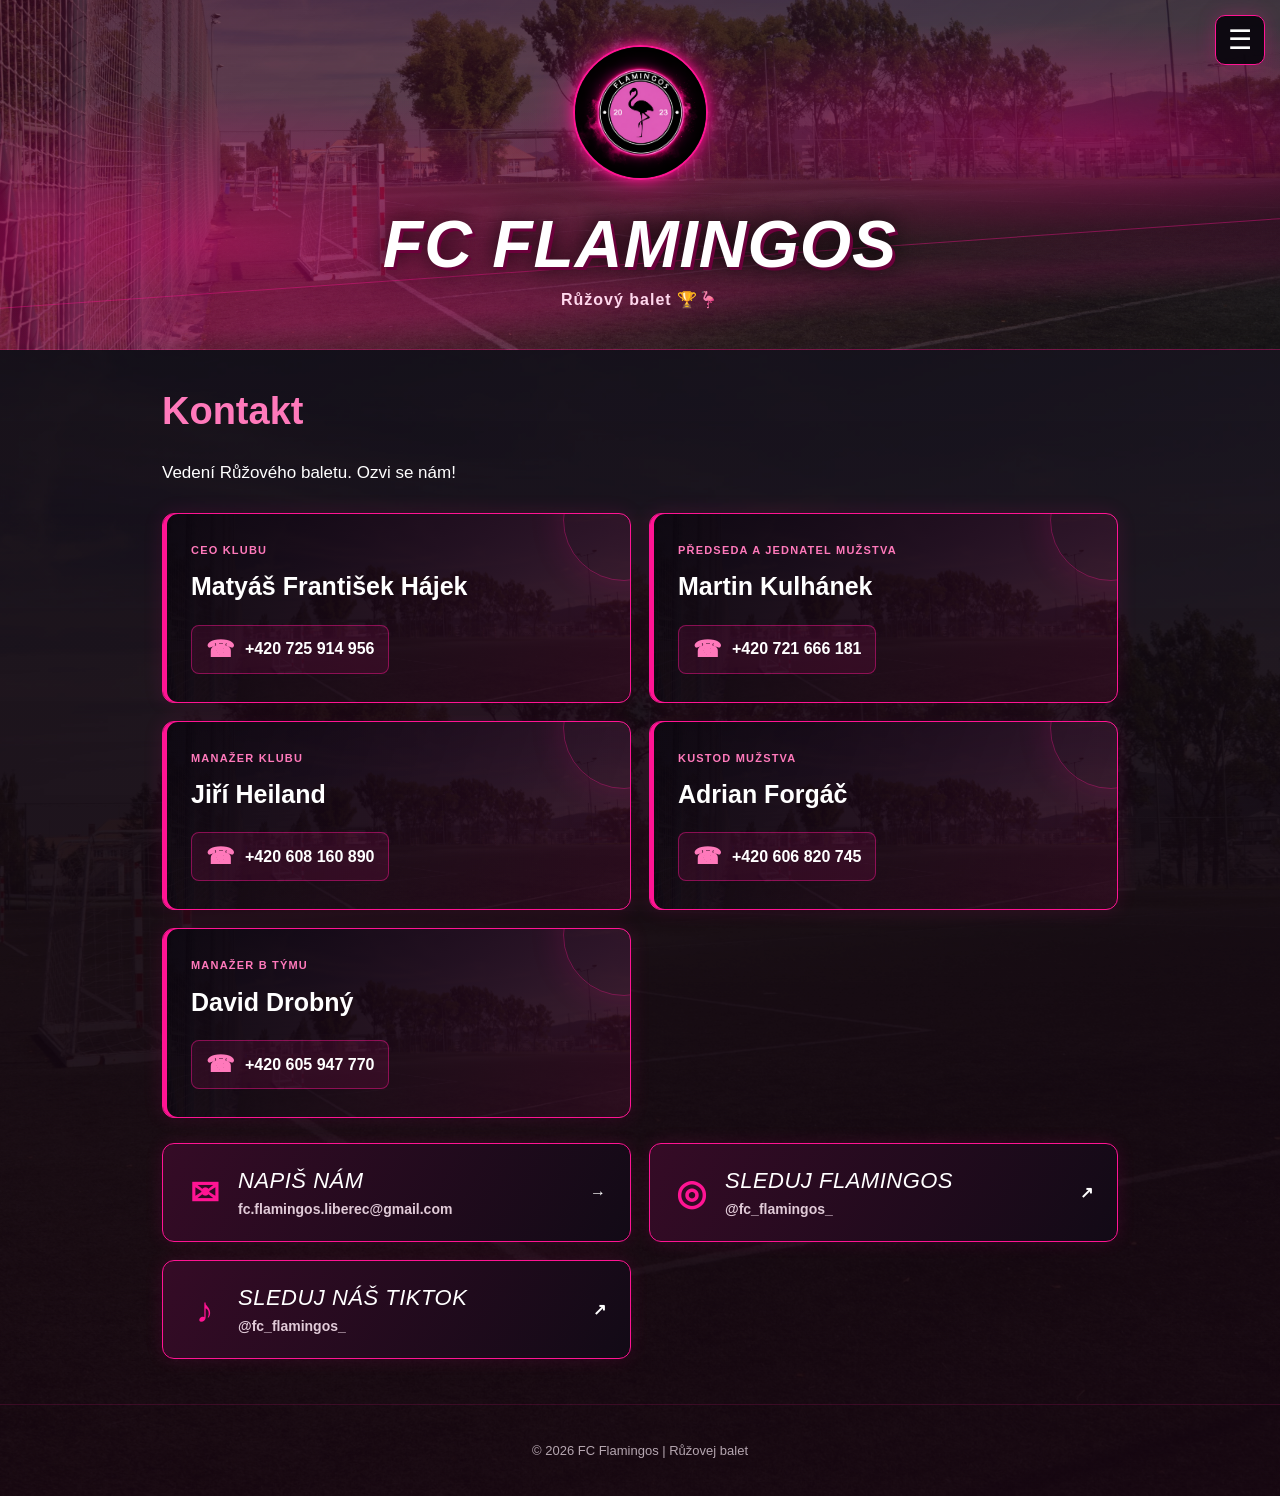
<file: kontakt/index.html>
<!DOCTYPE html>

<html lang="cs">
<head>
<base href="/">
<meta charset="utf-8"/>
<meta content="width=device-width, initial-scale=1" name="viewport"/>
<title>Kontakt | FC Flamingos</title>
<link href="styles.css" rel="stylesheet"/>
<style>
/* Oprava log: pevná plocha pro obrázek, text pod ní. */
#sponsors .sponsor-card { display:flex; flex-direction:column; min-width:0; }
#sponsors .sponsor-logo { display:block; flex:0 0 auto; width:100%; height:300px; padding:24px; overflow:hidden; background:#000; }
#sponsors .sponsor-logo img { display:block; position:static; width:100%; height:252px; max-width:100%; max-height:252px; object-fit:contain; }
#sponsors .sponsor-content { position:relative; flex:1; background:linear-gradient(120deg,#250c1d,#120a16); }
.home-link.sponsors-link .home-link-icon { color:#ff1493; }
.home-link.sponsors-link .home-link-icon svg { width:42px; height:42px; }
@media(max-width:600px) {
  #sponsors .sponsor-logo { height:270px; padding:20px; }
  #sponsors .sponsor-logo img { height:230px; max-height:230px; }
}
</style>
<style>
.joma-home-banner {display:grid;grid-template-columns:1fr 1fr;gap:28px;align-items:center;margin-top:28px;padding:30px;background:radial-gradient(ellipse at top left,#500d35,transparent 70%),#130b16;border:1px solid #ff1493;border-radius:14px;box-shadow:inset 4px 0 #ff1493,0 0 24px #ff149320;}
.joma-eyebrow{display:block;color:#ff91c8;font-size:11px;font-weight:bold;letter-spacing:1.5px;line-height:1.6;}
#home .joma-home-banner h2{margin:14px 0;color:white;font-family:Impact,'Arial Narrow',Arial,sans-serif;font-size:clamp(28px,4vw,40px);font-weight:normal;font-style:italic;line-height:1.15;}
.joma-banner-copy p{color:#ead8e3;font-size:16px;line-height:1.7;margin:0 0 22px;}
.joma-home-banner button,.joma-partner-link{display:inline-flex;align-items:center;justify-content:center;gap:16px;min-height:50px;padding:14px 18px;color:white;background:#b80061;border:1px solid #ff79bb;border-radius:9px;font-size:15px;font-weight:bold;text-decoration:none;cursor:pointer;}
.joma-home-banner button:hover,.joma-partner-link:hover{background:#d00070;}
.joma-home-banner figure,.joma-article-image{margin:0;min-width:0;}
.joma-home-banner figure img,.joma-article-image img{display:block;width:100%;height:auto;max-width:100%;border-radius:9px;}
.joma-home-banner figcaption,.joma-article-image figcaption{margin-top:9px;color:#c7b3c0;font-size:11px;line-height:1.5;}
.joma-article{border-left:4px solid #ff1493;scroll-margin-top:25px;}
.joma-article-image{margin:24px 0;}
@media(max-width:700px){.joma-home-banner{grid-template-columns:1fr;padding:24px 20px;gap:22px;}.joma-home-banner button{width:100%;}}
</style><style>
.polis-home-banner{grid-template-columns:minmax(0,1.15fr) minmax(0,.85fr);}
#home .polis-home-banner figure{display:flex;justify-content:center;background:#09070a;border-radius:10px;overflow:hidden;}
#home .polis-home-banner figure img{width:100%;height:480px;object-fit:contain;}
.polis-article{border-left:4px solid #ff1493;scroll-margin-top:25px;}
.polis-article p{line-height:1.8;}
.polis-article h4{color:#ff91c8;font-size:20px;margin:28px 0 12px;}
.polis-article-image{width:100%;max-width:520px;margin:26px auto;}
.polis-article-image img{display:block;width:100%;height:auto;border-radius:10px;}
.polis-article-image figcaption{margin-top:10px;color:#c7b3c0;font-size:13px;line-height:1.5;}
@media(max-width:700px){.polis-home-banner{grid-template-columns:1fr;}#home .polis-home-banner figure img{height:auto;max-height:560px;}.polis-article h4{font-size:18px;}}
</style><style>

.menu-content a {
  flex-shrink: 0;
  padding: 13px 12px;
  color: #fff;
  text-align: left;
  font-size: 15px;
  background: #160d19;
  border: 1px solid rgba(255, 20, 147, 0.3);
  border-radius: 7px;
  cursor: pointer;
  transition: background 0.2s;
}


.menu-content a:hover,
.menu-content a[aria-current="page"] {
  background: #720944;
  border-color: var(--pink);
}
.menu-content a{text-decoration:none;display:block;font-weight:normal;}
a.home-link{font-weight:normal;overflow-wrap:normal;}
.joma-home-banner a.article-page-link{display:inline-flex;align-items:center;justify-content:center;gap:16px;min-height:50px;padding:14px 18px;color:white;background:#b80061;border:1px solid #ff79bb;border-radius:9px;font-size:15px;font-weight:bold;text-decoration:none;cursor:pointer;}
.joma-home-banner a.article-page-link:hover{background:#d00070;}
@media(max-width:700px){.joma-home-banner a.article-page-link{width:100%;}}
</style>
</head>
<body data-page="contact">
<div class="menu">
<button aria-controls="menu-content" aria-expanded="false" aria-label="Otevřít menu" class="menu-btn" onclick="toggleMenu()" type="button">
        ☰
      </button>
<div class="menu-content" id="menu-content">
<a href="/" data-section="home">Úvod</a>
<a href="/kontakt/" data-section="contact">Kontakt</a>
<a href="/tabulky-a-vysledky/" data-section="results">
          Tabulky a výsledky
        </a>
<a href="/nadchazejici-zapasy/" data-section="matches">
          Nadcházející zápasy
        </a>
<a href="/tym/" data-section="team">Tým</a>
<a href="/o-klubu/" data-section="about">O klubu</a>
<a href="/fotogalerie/" data-section="gallery">
          Fotogalerie
        </a>
<a href="/aktuality/" data-section="news">Aktuality</a>
<a href="/sponzori/" data-section="sponsors" aria-controls="sponsors">Sponzoři</a>
</div>
</div>
<header>
<img alt="Logo FC Flamingos" class="logo" src="logo.png"/>
<h1>FC Flamingos</h1>
<p>Růžový balet 🏆🦩</p>
</header>
<section id="home">
<div class="joma-home-banner polis-home-banner">
<div class="joma-banner-copy"><span class="joma-eyebrow">NOVÁ POSILA · VÍTEJ V RŮŽOVÉM!</span>
<h2>Z akademie Slovanu<br/>do Flamingos. Vítej, Polisi!</h2>
<p>Šestnáctiletý obránce se zkušenostmi z první dorostenecké ligy U17 posílí Růžový balet. Jeho první vystoupení v růžovém plánujeme už na prosincový Xmas Chaos Cup.</p>
<a class="article-page-link" href="/aktuality/#novinky-polis">Více o nové posile <span aria-hidden="true">↗</span></a></div>
<figure><img alt="Polis při přivítání ve FC Flamingos s růžovým dresem. Klubová fotografie ze stories se znaky Slovanu Liberec a Flamingos." height="2048" src="./polis-flamingos.jpeg" width="1159"/></figure></div>
</section>
<section id="contact" class="active">
<h2>Kontakt</h2>
<p>Vedení Růžového baletu. Ozvi se nám!</p>
<div class="club-contacts">
<article class="club-contact">
<span class="contact-role">CEO KLUBU</span>
<h3>Matyáš František Hájek</h3>
<a class="contact-phone" href="tel:+420725914956">
<span aria-hidden="true">☎</span>
        +420 725 914 956
      </a>
</article>
<article class="club-contact">
<span class="contact-role">PŘEDSEDA A JEDNATEL MUŽSTVA</span>
<h3>Martin Kulhánek</h3>
<a class="contact-phone" href="tel:+420721666181">
<span aria-hidden="true">☎</span>
        +420 721 666 181
      </a>
</article>
<article class="club-contact">
<span class="contact-role">MANAŽER KLUBU</span>
<h3>Jiří Heiland</h3>
<a class="contact-phone" href="tel:+420608160890">
<span aria-hidden="true">☎</span>
        +420 608 160 890
      </a>
</article>
<article class="club-contact">
<span class="contact-role">KUSTOD MUŽSTVA</span>
<h3>Adrian Forgáč</h3>
<a class="contact-phone" href="tel:+420606820745">
<span aria-hidden="true">☎</span>
        +420 606 820 745
      </a>
</article>
<article class="club-contact">
<span class="contact-role">MANAŽER B TÝMU</span>
<h3>David Drobný</h3>
<a class="contact-phone" href="tel:+420605947770"><span aria-hidden="true">☎</span> +420 605 947 770</a>
</article>
</div>
<div class="club-socials">
<a class="club-social" href="mailto:fc.flamingos.liberec@gmail.com">
<span aria-hidden="true" class="contact-symbol">✉</span>
<span class="contact-social-text">
<strong>NAPIŠ NÁM</strong>
<span>fc.flamingos.liberec@gmail.com</span>
</span>
<span aria-hidden="true">→</span>
</a>
<a class="club-social" href="https://www.instagram.com/fc_flamingos_/" rel="noopener noreferrer" target="_blank">
<span aria-hidden="true" class="contact-symbol">◎</span>
<span class="contact-social-text">
<strong>SLEDUJ FLAMINGOS</strong>
<span>@fc_flamingos_</span>
</span>
<span aria-hidden="true">↗</span>
</a>
<a class="club-social" href="https://www.tiktok.com/@fc_flamingos_" rel="noopener noreferrer" target="_blank">
<span aria-hidden="true" class="contact-symbol">♪</span>
<span class="contact-social-text">
<strong>SLEDUJ NÁŠ TIKTOK</strong>
<span>@fc_flamingos_</span>
</span>
<span aria-hidden="true">↗</span>
</a>
</div>
</section>
<section id="results">
<h2>Tabulky a výsledky</h2>
<a aria-label="Otevřít závěrečnou tabulku v plné velikosti" class="standings-image-link" href="./tabulka.png" rel="noopener noreferrer" target="_blank">
<img alt="Závěrečná tabulka základní části Sudety Cupu, Season VI. FC Flamingos skončili čtvrtí se 41 body." class="standings-image" src="./tabulka.png"/>
</a>
<p class="standings-image-hint">
    Kliknutím otevřeš tabulku v plné velikosti.
  </p>
<h3 class="results-heading">Výsledky základní části</h3>
<div class="results-grid">
<article class="result-round">
<span class="result-round-label">SUDETY CUP · SEASON VI</span>
<h3>01. kolo</h3>
<p class="result-team-label">FC Flamingos proti:</p>
<ul class="result-list">
<li><span>FC Lidi</span><strong>1:0</strong></li>
<li><span>SK Gamble</span><strong>1:0</strong></li>
<li><span>FC Tysa</span><strong>1:1</strong></li>
</ul>
</article>
<article class="result-round">
<span class="result-round-label">SUDETY CUP · SEASON VI</span>
<h3>02. kolo</h3>
<p class="result-team-label">FC Flamingos proti:</p>
<ul class="result-list">
<li><span>FK Fitmonci</span><strong>1:3</strong></li>
<li><span>FC Real Chlastico</span><strong>3:0</strong></li>
<li><span>FC Benfika B</span><strong>3:1</strong></li>
</ul>
</article>
<article class="result-round">
<span class="result-round-label">SUDETY CUP · SEASON VI</span>
<h3>03. kolo</h3>
<p class="result-team-label">FC Flamingos proti:</p>
<ul class="result-list">
<li><span>San Miguel C.F.</span><strong>0:4</strong></li>
<li><span>FC Braničtí Rytíři</span><strong>1:3</strong></li>
<li><span>Sudeťáci</span><strong>0:1</strong></li>
</ul>
</article>
<article class="result-round">
<span class="result-round-label">SUDETY CUP · SEASON VI</span>
<h3>04. kolo</h3>
<p class="result-team-label">FC Flamingos proti:</p>
<ul class="result-list">
<li><span>FC Lidi</span><strong>3:3</strong></li>
<li><span>SK Gamble</span><strong>3:4</strong></li>
<li><span>FC Tysa</span><strong>1:0</strong></li>
</ul>
</article>
<article class="result-round">
<span class="result-round-label">SUDETY CUP · SEASON VI</span>
<h3>05. kolo</h3>
<p class="result-team-label">FC Flamingos proti:</p>
<ul class="result-list">
<li>
<span>FK Fitmonci<small>Dohráno v 11. kole</small></span>
<strong>3:2</strong>
</li>
<li><span>FC Real Chlastico</span><strong>2:2</strong></li>
<li><span>FC Benfika B</span><strong>1:0</strong></li>
</ul>
</article>
<article class="result-round">
<span class="result-round-label">SUDETY CUP · SEASON VI</span>
<h3>06. kolo</h3>
<p class="result-team-label">FC Flamingos proti:</p>
<ul class="result-list">
<li><span>San Miguel C.F.</span><strong>0:3</strong></li>
<li><span>FC Braničtí Rytíři</span><strong>3:1</strong></li>
<li><span>Sudeťáci</span><strong>2:0</strong></li>
</ul>
</article>
<article class="result-round">
<span class="result-round-label">SUDETY CUP · SEASON VI</span>
<h3>07. kolo</h3>
<p class="result-team-label">FC Flamingos proti:</p>
<ul class="result-list">
<li><span>FC Lidi</span><strong>3:1</strong></li>
<li><span>SK Gamble</span><strong>2:4</strong></li>
<li><span>FC Tysa</span><strong>1:3</strong></li>
</ul>
</article>
<article class="result-round">
<span class="result-round-label">SUDETY CUP · SEASON VI</span>
<h3>08. kolo</h3>
<p class="result-team-label">FC Flamingos proti:</p>
<ul class="result-list">
<li><span>FK Fitmonci</span><strong>2:1</strong></li>
<li><span>FC Real Chlastico</span><strong>0:1</strong></li>
<li><span>FC Benfika B</span><strong>1:5</strong></li>
</ul>
</article>
<article class="result-round">
<span class="result-round-label">SUDETY CUP · SEASON VI</span>
<h3>09. kolo</h3>
<p class="result-team-label">FC Flamingos proti:</p>
<ul class="result-list">
<li><span>San Miguel C.F.</span><strong>1:1</strong></li>
<li><span>FC Braničtí Rytíři</span><strong>2:1</strong></li>
<li><span>Sudeťáci</span><strong>3:0</strong></li>
</ul>
</article>
<article class="result-round">
<span class="result-round-label">SUDETY CUP · SEASON VI</span>
<h3>10. kolo</h3>
<p class="result-team-label">FC Flamingos proti:</p>
<ul class="result-list">
<li><span>FC Lidi</span><strong>6:0</strong></li>
<li><span>SK Gamble</span><strong>1:0</strong></li>
<li><span>FC Tysa</span><strong>3:1</strong></li>
</ul>
</article>
<article class="result-round">
<span class="result-round-label">SUDETY CUP · SEASON VI</span>
<h3>11. kolo</h3>
<p class="result-team-label">FC Flamingos proti:</p>
<ul class="result-list">
<li><span>FK Fitmonci</span><strong>5:0</strong></li>
<li><span>FC Real Chlastico</span><strong>0:0</strong></li>
<li><span>FC Benfika B</span><strong>2:2</strong></li>
<li>
<span>FK Fitmonci<small>Dohrávka 5. kola</small></span>
<strong>3:2</strong>
</li>
</ul>
</article>
<article class="result-round">
<span class="result-round-label">SUDETY CUP · SEASON VI</span>
<h3>12. kolo</h3>
<p class="result-team-label">FC Flamingos proti:</p>
<ul class="result-list">
<li><span>San Miguel C.F.</span><strong>0:0</strong></li>
<li><span>FC Braničtí Rytíři</span><strong>1:3</strong></li>
<li><span>Sudeťáci</span><strong>0:1</strong></li>
</ul>
</article>
</div>
<div class="round-box playoff-box">
<h3>🏆 Play-off Sudety Cupu</h3>
<p><strong>20. 6. 2026</strong></p>
<p>📍 Na Rozcestí — Vratislavice nad Nisou</p>
<div class="playoff-match">
<h4>Čtvrtfinále</h4>
<p>FC Flamingos vs SK Gamble <strong>3:2</strong></p>
</div>
<div class="playoff-match">
<h4>Semifinále</h4>
<p>FC Flamingos vs San Miguel C. F. <strong>0:4</strong></p>
</div>
<div class="playoff-match">
<h4>Zápas o třetí místo</h4>
<p>FC Flamingos vs FC Braničtí Rytíři <strong>1:1</strong></p>
<p>Po penaltách <strong>5:3</strong></p>
</div>
<p class="achievement">
      🥉 V play-off jsme získali historické třetí místo!
    </p>
</div>
</section>
<section id="matches">
<h2>Nadcházející zápasy</h2>
<div class="round-box">
<h3>Další zápasy připravujeme</h3>
<p>
      Termíny zápasů pro nadcházející sezónu brzy zveřejníme.
      Sledujte náš web a sociální sítě, ať vám nic neunikne!
    </p>
</div>
</section>
<section id="team">
<h2>Tým</h2>
<h3 class="position-title">Brankáři</h3>
<div class="players-grid">
<div class="player-card">
<img alt="Dmitriy Jerasov" src="dyma.jpg"/>
<h3>Dmitriy Jerasov</h3>
<p><strong>Pozice:</strong> Brankář</p>
<p><strong>Číslo:</strong> 99</p>
<p><strong>Věk:</strong> 23 let</p>
<p>
<strong>Statistiky:</strong> 11 čistých kont, 1 gól, 10 asistencí
          </p>
</div>
<div class="player-card">
<img alt="Lukáš Votruba" src="luky.jpg"/>
<h3>Lukáš Votruba</h3>
<p><strong>Pozice:</strong> Brankář</p>
<p><strong>Číslo:</strong> 1</p>
<p><strong>Věk:</strong> 17 let</p>
<p><strong>Statistiky:</strong> 1 čisté konto</p>
</div>
</div>
<h3 class="position-title">Obránci</h3>
<div class="players-grid">
<div class="player-card">
<img alt="Martin Kulhánek" src="martin.jpg"/>
<h3>Martin Kulhánek</h3>
<p><strong>Pozice:</strong> Obránce</p>
<p><strong>Číslo:</strong> 66</p>
<p><strong>Věk:</strong> 19 let</p>
<p><strong>Statistiky:</strong> 4 góly, 5 asistencí</p>
</div>
<div class="player-card">
<img alt="Ivo Rejnart" src="ivo.jpg"/>
<h3>Ivo Rejnart</h3>
<p><strong>Pozice:</strong> Obránce</p>
<p><strong>Číslo:</strong> 4</p>
<p><strong>Věk:</strong> 20 let</p>
<p><strong>Statistiky:</strong> -</p>
</div>
<div class="player-card">
<img alt="Kristián Bohun" src="kris.jpg"/>
<h3>Kristián Bohun</h3>
<p><strong>Pozice:</strong> Obránce</p>
<p><strong>Číslo:</strong> 13</p>
<p><strong>Věk:</strong> 19 let</p>
<p><strong>Statistiky:</strong> 3 góly</p>
</div>
<div class="player-card">
<img alt="Daniel Kott" src="kott.jpg"/>
<h3>Daniel Kott</h3>
<p><strong>Pozice:</strong> Obránce</p>
<p><strong>Číslo:</strong> 69</p>
<p><strong>Věk:</strong> 21 let</p>
<p><strong>Statistiky:</strong> 1 gól, 5 asistencí</p>
</div>
</div>
<h3 class="position-title">Záložníci</h3>
<div class="players-grid">
<div class="player-card">
<img alt="Fabián Abrt" src="fabi.jpg"/>
<h3>Fabián Abrt</h3>
<p><strong>Pozice:</strong> Záložník</p>
<p><strong>Číslo:</strong> 28</p>
<p><strong>Věk:</strong> 19 let</p>
<p><strong>Statistiky:</strong> 9 gólů, 4 asistence</p>
</div>
<div class="player-card">
<img alt="Jiří Heiland" src="jirka.jpg"/>
<h3>Jiří Heiland</h3>
<p><strong>Pozice:</strong> Záložník</p>
<p><strong>Číslo:</strong> 11</p>
<p><strong>Věk:</strong> 19 let</p>
<p><strong>Statistiky:</strong> 1 asistence</p>
</div>
<div class="player-card">
<img alt="Jan Albrecht" src="honza.jpg"/>
<h3>Jan Albrecht</h3>
<p><strong>Pozice:</strong> Záložník</p>
<p><strong>Číslo:</strong> 14</p>
<p><strong>Věk:</strong> 17 let</p>
<p><strong>Statistiky:</strong> 3 góly, 2 asistence</p>
</div>
<div class="player-card">
<img alt="Matyáš František Hájek" src="hajek.jpg"/>
<h3>Matyáš František Hájek</h3>
<p><strong>Pozice:</strong> Záložník</p>
<p><strong>Číslo:</strong> 10</p>
<p><strong>Věk:</strong> 20 let</p>
<p><strong>Statistiky:</strong> 9 gólů, 15 asistencí</p>
</div>
<div class="player-card">
<img alt="Jan Klust" src="klusty.jpg"/>
<h3>Jan Klust</h3>
<p><strong>Pozice:</strong> Záložník</p>
<p><strong>Číslo:</strong> 6</p>
<p><strong>Věk:</strong> 19 let</p>
<p><strong>Statistiky:</strong> 24 gólů, 7 asistencí</p>
</div>
</div>
<h3 class="position-title">Útočníci</h3>
<div class="players-grid">
<div class="player-card">
<img alt="Denis Dušek" src="dena.jpg"/>
<h3>Denis Dušek</h3>
<p><strong>Pozice:</strong> Útočník</p>
<p><strong>Číslo:</strong> 27</p>
<p><strong>Věk:</strong> 19 let</p>
<p><strong>Statistiky:</strong> 8 gólů, 3 asistence</p>
</div>
<div class="player-card">
<img alt="Ondřej Šimek" src="simek.jpg"/>
<h3>Ondřej Šimek</h3>
<p><strong>Pozice:</strong> Útočník</p>
<p><strong>Číslo:</strong> 23</p>
<p><strong>Věk:</strong> 19 let</p>
<p><strong>Statistiky:</strong> 3 góly, 5 asistencí</p>
</div>
<div class="player-card">
<img alt="Ondřej Průša" src="ondra.jpg"/>
<h3>Ondřej Průša</h3>
<p><strong>Pozice:</strong> Útočník</p>
<p><strong>Číslo:</strong> 7</p>
<p><strong>Věk:</strong> 20 let</p>
<p><strong>Statistiky:</strong> 3 góly, 4 asistence</p>
</div>
<div class="player-card">
<img alt="Adrián Forgáč" src="forgy.jpg"/>
<h3>Adrián Forgáč</h3>
<p><strong>Pozice:</strong> Útočník</p>
<p><strong>Číslo:</strong> 8</p>
<p><strong>Věk:</strong> 21 let</p>
<p><strong>Statistiky:</strong> -</p>
</div>
</div>
</section>
<section id="about">
<h2>O klubu</h2>
<div class="card">
<h3>Historie klubu</h3>
<p>
          FC Flamingos vznikl na podzim roku 2023 v Liberci. Klub založili
          současný kapitán a historicky nejlepší střelec Matyáš František Hájek
          a klubová legenda David Drobný.
        </p>
<p>
          Začátky byly poměrně krušné a výsledky nebyly vždy příznivé. Během
          následujících sezón se však výrazně proměnila kostra týmu. Přišla řada
          opor, které pomohly klubu posunout se vpřed.
        </p>
<p>
          Naše barvy jsou růžová a černá a přezdívka „Růžový balet“ k nám
          neodmyslitelně patří. Působíme v soutěži Sudety Cup a dění kolem klubu
          sdílíme také na sociálních sítích.
        </p>
</div>
<div class="card">
<h3>🥉 Historický úspěch</h3>
<p>
          V základní části Season VI jsme obsadili čtvrté místo se 41 body po 36
          zápasech.
        </p>
<p>
          V play-off Sudety Cupu 2026 jsme vybojovali historické třetí místo. Ve
          čtvrtfinále jsme porazili SK Gamble 3:2. Po semifinálové porážce 0:4 s
          San Miguel C. F. jsme v zápase o třetí místo remizovali s FC Braničtí
          Rytíři 1:1 a penaltový rozstřel vyhráli 5:3, a zaslouženě jsem si tak
          připsali historické třetí místo.
        </p>
</div>
</section>
<section id="gallery">
<h2>Fotogalerie 2026/27</h2>
<p>
          Momentky ze zápasů, emoce i dění kolem hřiště. Vyber si kolo a otevři
          celé fotoalbum na Zoneramě. Alba obsahují fotografie všech týmů Sudety
          Cupu.
        </p>
<div class="photo-albums">
<article class="album-card album-playoff">
<span class="album-label">🏆 Play-off</span>
<h3>Play-off Sudety Cupu</h3>
<p class="album-date">20. 6. 2026</p>
<p>
              Vzpomínky na turnaj, ze kterého jsme přivezli historické třetí
              místo.
            </p>
<div class="album-links">
<a href="https://us.zonerama.com/kacikbofoto/Album/1000427813" rel="noopener noreferrer" target="_blank">📸 kacikbo.foto ↗</a>
<a href="https://eu.zonerama.com/SarkaMakovskaPhotogallery/Album/15639155" rel="noopener noreferrer" target="_blank">📸 Šárka Makovská ↗</a>
</div>
</article>
<article class="album-card">
<span class="album-label">Sudety Cup · Season VI</span>
<h3>12. kolo</h3>
<p class="album-date">7. 6. 2026</p>
<div class="album-links">
<a href="https://eu.zonerama.com/SarkaMakovskaPhotogallery/Album/15531288" rel="noopener noreferrer" target="_blank">📸 Šárka Makovská ↗</a>
</div>
</article>
<article class="album-card">
<span class="album-label">Sudety Cup · Season VI</span>
<h3>11. kolo</h3>
<p class="album-date">31. 5. 2026</p>
<div class="album-links">
<a href="https://eu.zonerama.com/SarkaMakovskaPhotogallery/Album/15524873" rel="noopener noreferrer" target="_blank">📸 Šárka Makovská ↗</a>
</div>
</article>
<article class="album-card">
<span class="album-label">Sudety Cup · Season VI</span>
<h3>Zápasy 10. května</h3>
<p class="album-date">10. 5. 2026</p>
<div class="album-links">
<a href="https://us.zonerama.com/kacikbofoto/Album/1000411940" rel="noopener noreferrer" target="_blank">📸 kacikbo.foto ↗</a>
</div>
</article>
<article class="album-card">
<span class="album-label">Sudety Cup · Season VI</span>
<h3>6. kolo</h3>
<p class="album-date">26. 4. 2026</p>
<div class="album-links">
<a href="https://eu.zonerama.com/SarkaMakovskaPhotogallery/Album/15178739" rel="noopener noreferrer" target="_blank">📸 Šárka Makovská ↗</a>
</div>
</article>
<article class="album-card">
<span class="album-label">Sudety Cup · Season VI</span>
<h3>5. kolo</h3>
<p class="album-date">19. 4. 2026</p>
<div class="album-links">
<a href="https://eu.zonerama.com/SarkaMakovskaPhotogallery/Album/15133690" rel="noopener noreferrer" target="_blank">📸 Šárka Makovská ↗</a>
</div>
</article>
<article class="album-card">
<span class="album-label">Sudety Cup · Season VI</span>
<h3>3. kolo</h3>
<p class="album-date">29. 3. 2026</p>
<div class="album-links">
<a href="https://eu.zonerama.com/SarkaMakovskaPhotogallery/Album/15004577" rel="noopener noreferrer" target="_blank">📸 Šárka Makovská ↗</a>
</div>
</article>
<article class="album-card">
<span class="album-label">Sudety Cup · Season VI</span>
<h3>2. kolo</h3>
<p class="album-date">22. 3. 2026</p>
<div class="album-links">
<a href="https://us.zonerama.com/kacikbofoto/Album/1000388332" rel="noopener noreferrer" target="_blank">📸 kacikbo.foto ↗</a>
<a href="https://eu.zonerama.com/SarkaMakovskaPhotogallery/Album/14965530" rel="noopener noreferrer" target="_blank">📸 Šárka Makovská ↗</a>
</div>
</article>
<article class="album-card">
<span class="album-label">Sudety Cup · Season VI</span>
<h3>1. kolo</h3>
<p class="album-date">15. 3. 2026</p>
<div class="album-links">
<a href="https://eu.zonerama.com/SarkaMakovskaPhotogallery/Album/14915869" rel="noopener noreferrer" target="_blank">📸 Šárka Makovská ↗</a>
</div>
</article>
</div>
</section>
<section id="news">
<h2>Aktuality</h2><article class="news-card polis-article" id="novinky-polis">
<span class="joma-eyebrow">NOVÁ POSILA · FC FLAMINGOS</span>
<h3>Posila z akademie Slovanu Liberec. Polis míří do Flamingos!</h3>
<p><strong>Růžový balet vítá novou posilu! Přidává se k nám Polis, teprve šestnáctiletý talent a pilíř obrany z akademie FC Slovan Liberec.</strong> Máme radost, že náš tým rozšíří mladý hráč s chutí hrát a posouvat se dál.</p>
<figure class="polis-article-image"><img alt="Polis a zástupce FC Flamingos společně drží růžový klubový dres při přivítání nové posily." height="2048" loading="lazy" src="./polis-flamingos.jpeg" width="1159"/><figcaption>Ze Slovanu do růžového. Vítej ve Flamingos, Polisi!</figcaption></figure>
<h4>Zkušenosti z dorosteneckého fotbalu</h4>
<p>Polis v současnosti hájí barvy <strong>FC Slovan Liberec ve druhé dorostenecké lize U17</strong>. Zkušenosti má také z <strong>první dorostenecké ligy U17</strong>. Do naší obrany tak přinese zkušenosti z akademického prostředí i mladou energii.</p>
<h4>Zájem, který nás těší</h4>
<p>O zapojení do FC Flamingos projevil Polis obrovský zájem a my jsme rádi, že si cestu k našemu klubu nacházejí i nadějní mladí hráči z akademií. Je to pro nás povzbuzení a další motivace pokračovat v práci, díky které se Růžový balet postupně posouvá dál.</p>
<h4>Poprvé v růžovém už v prosinci</h4>
<p>Na jeho první vystoupení v růžovém dresu se můžete těšit už na <strong>Xmas Chaos Cupu v prosinci 2026</strong>. Přijďte podpořit Flamingos a přivítat naši novou posilu!</p>
<p><strong>Vítej mezi námi, Polisi. Těšíme se na společné zápasy!</strong></p>
</article><article class="news-card joma-article" id="novinky-joma">
<span class="joma-eyebrow">PARTNEŘI · KLUBOVÉ VYBAVENÍ</span>
<h3>Imobilien Group posouvá Flamingos dál. Čekají nás nové soupravy Joma!</h3>
<p>Máme obrovskou radost! Společnost <strong>Imobilien Group</strong> podpořila FC Flamingos sponzorským darem ve výši <strong>přibližně 20 000 Kč</strong>. Pro náš klub je to významná pomoc a další velký krok vpřed.</p>
<p>Díky této podpoře budeme mít nové klubové vybavení značky <strong>Joma</strong>. Připravujeme černé mikiny, tepláky a šortky s růžovým znakem Flamingos a personalizací pro jednotlivé hráče. Iniciály a číslo, například <strong>MH10, MK66 nebo DJ99</strong>, budou umístěné pod klubovým logem. Na zádech mikiny zůstane nápis FC FLAMINGOS.</p>
<figure class="joma-article-image"><img alt="Orientační návrh klubového balíčku Joma: mikina zepředu a zezadu, tepláky a šortky." loading="lazy" src="./joma-soupravy.png"/><figcaption>Orientační vizualizace — finální provedení se může lišit.</figcaption></figure>
<p>Jednotné oblečení pro nás znamená víc než jen nový vzhled. Pomůže nám reprezentovat klub při cestách na zápasy i mimo hřiště a podtrhne to, co Flamingos spojuje — týmového ducha a chuť posouvat se dál.</p>
<p><strong>Celé společnosti Imobilien Group děkujeme za důvěru a podporu. Velmi si vážíme toho, že nám pomáháte budovat další kapitolu Růžového baletu!</strong></p>
<a class="joma-partner-link" href="http://www.imobilien.cz/html/onas.htm" rel="noopener noreferrer" target="_blank">Poznejte našeho partnera Imobilien Group ↗</a>
</article>
<article class="news-card sponsor-news">
<span class="sponsor-news-label">SPOLUPRÁCE · FC FLAMINGOS</span>
<h3>Hledáme partnery pro další kapitolu Růžového baletu!</h3>
<p>FC Flamingos je klub malého fotbalu z Liberce. Od roku 2023 budujeme tým, který spojuje chuť hrát, týmového ducha a výrazné růžovo-černé barvy. Teď hledáme další partnery, kteří nám pomohou posunout klub dál.</p>
<h4>Jak nás můžete podpořit?</h4>
<p>Uvítáme finanční podporu na chod klubu, startovné v soutěžích a další rozvoj. Pomůže nám také materiální podpora — například dresy, tréninkové oblečení, míče nebo jiné sportovní vybavení. Prostor je i pro spolupráci formou služeb či společných akcí.</p>
<h4>Co můžeme nabídnout?</h4>
<p>Prezentaci vaší firmy na klubovém webu s logem a odkazem, zmínky a poděkování na našich sociálních sítích nebo společný obsah. Podle rozsahu spolupráce se můžeme domluvit také na umístění loga na dresech, klubovém oblečení či reklamních bannerech při akcích, kde to pořadatel umožní.</p>
<p>Nemusí jít o velkou firmu ani vysokou částku. Rádi se domluvíme s místními podnikateli i většími společnostmi a připravíme spolupráci podle vašich možností.</p>
<p><strong>Chcete být vidět společně s FC Flamingos? Napište nám a pojďme probrat možnosti!</strong></p>
<a class="sponsor-news-contact" href="mailto:fc.flamingos.liberec@gmail.com?subject=Spolupr%C3%A1ce%20s%20FC%20Flamingos">Napište nám: fc.flamingos.liberec@gmail.com <span aria-hidden="true">↗</span></a>
</article>
<div class="news-card">
<h3>Pro nadcházející sezónu Sudety Cupu 2026/27 chystáme B tým!</h3>
<p>
          FC Flamingos se připravuje na další krok — pro nadcházející sezónu
          plánujeme vytvoření B týmu! Chceme rozšířit náš klub a dát prostor
          dalším hráčům, kteří mají chuť obléknout růžovo-černé barvy.
        </p>
<p>
          Přípravy jsou zatím na začátku a podrobnosti o soupisce i fungování
          týmu postupně představíme. Sledujte náš web a Instagram, kde se
          dozvíte další novinky.
        </p>
<p>Nová kapitola Růžového baletu se blíží! 🦩</p>
</div>
</section>
<section id="sponsors">
<h2>Sponzoři</h2>
<p>
    Za Růžovým baletem stojí i naši partneři.
    Děkujeme za podporu FC Flamingos!
  </p>
<div class="sponsors-grid">
<article class="sponsor-card">
<div class="sponsor-logo">
<img alt="Imobilien Group" loading="lazy" src="./sponzor-imobilien.png"/>
</div>
<div class="sponsor-content">
<span class="sponsor-label">PARTNER FC FLAMINGOS</span>
<h3>Imobilien Group</h3>
<a class="sponsor-link" href="http://www.imobilien.cz/html/onas.htm" rel="noopener noreferrer" target="_blank">
          Navštívit web partnera
          <span aria-hidden="true">↗</span>
</a>
</div>
</article>
<article class="sponsor-card">
<div class="sponsor-logo">
<img alt="Klub Lípa Liberec" loading="lazy" src="./sponzor-lipa.jpeg"/>
</div>
<div class="sponsor-content">
<span class="sponsor-label">PARTNER FC FLAMINGOS</span>
<h3>Klub Lípa Liberec</h3>
<a class="sponsor-link" href="https://klublipa.cz/" rel="noopener noreferrer" target="_blank">
          Navštívit web partnera
          <span aria-hidden="true">↗</span>
</a>
</div>
</article>
</div>
</section>
<footer>
<p>© 2026 FC Flamingos | Růžovej balet</p>
</footer>
<script src="script.js"></script>
<script>
/* Růžová ikona spolupráce místo barevného emoji. */
(function () {
  const icon = document.querySelector('.sponsors-link .home-link-icon');
  if (icon) {
    icon.innerHTML = '<svg viewBox="0 0 24 24" fill="none" stroke="currentColor" stroke-width="1.8" stroke-linecap="round" stroke-linejoin="round" aria-hidden="true" focusable="false"><path d="m11 17 2 2a1 1 0 1 0 3-3"/><path d="m14 14 2.5 2.5a1 1 0 1 0 3-3l-4-4a3 3 0 0 0-4 0l-.9.9a1 1 0 1 1-3-3l2.9-2.9a5.5 5.5 0 0 1 6 0l.4.2a2 2 0 0 0 1 .3H21"/><path d="m21 3 1 11h-2M3 3 2 14h2l6 6a1 1 0 1 0 3-3M3 5h5"/></svg>';
  }
})();
</script>
<script>
function showJomaArticle() {
  showSection('news');
  window.requestAnimationFrame(function () {
    const article = document.getElementById('novinky-joma');
    if (!article) return;
    const heading = article.querySelector('h3');
    heading.setAttribute('tabindex', '-1');
    heading.focus({preventScroll:true});
    article.scrollIntoView({behavior:'instant',block:'start'});
  });
}
</script><script>
function showPolisArticle() {
  showSection('news');
  window.requestAnimationFrame(function () {
    const article = document.getElementById('novinky-polis');
    if (!article) return;
    const heading = article.querySelector('h3');
    heading.setAttribute('tabindex', '-1');
    heading.focus({preventScroll:true});
    article.scrollIntoView({behavior:'instant',block:'start'});
  });
}
</script><script src="page-navigation.js"></script>
</body>
</html>
</file>
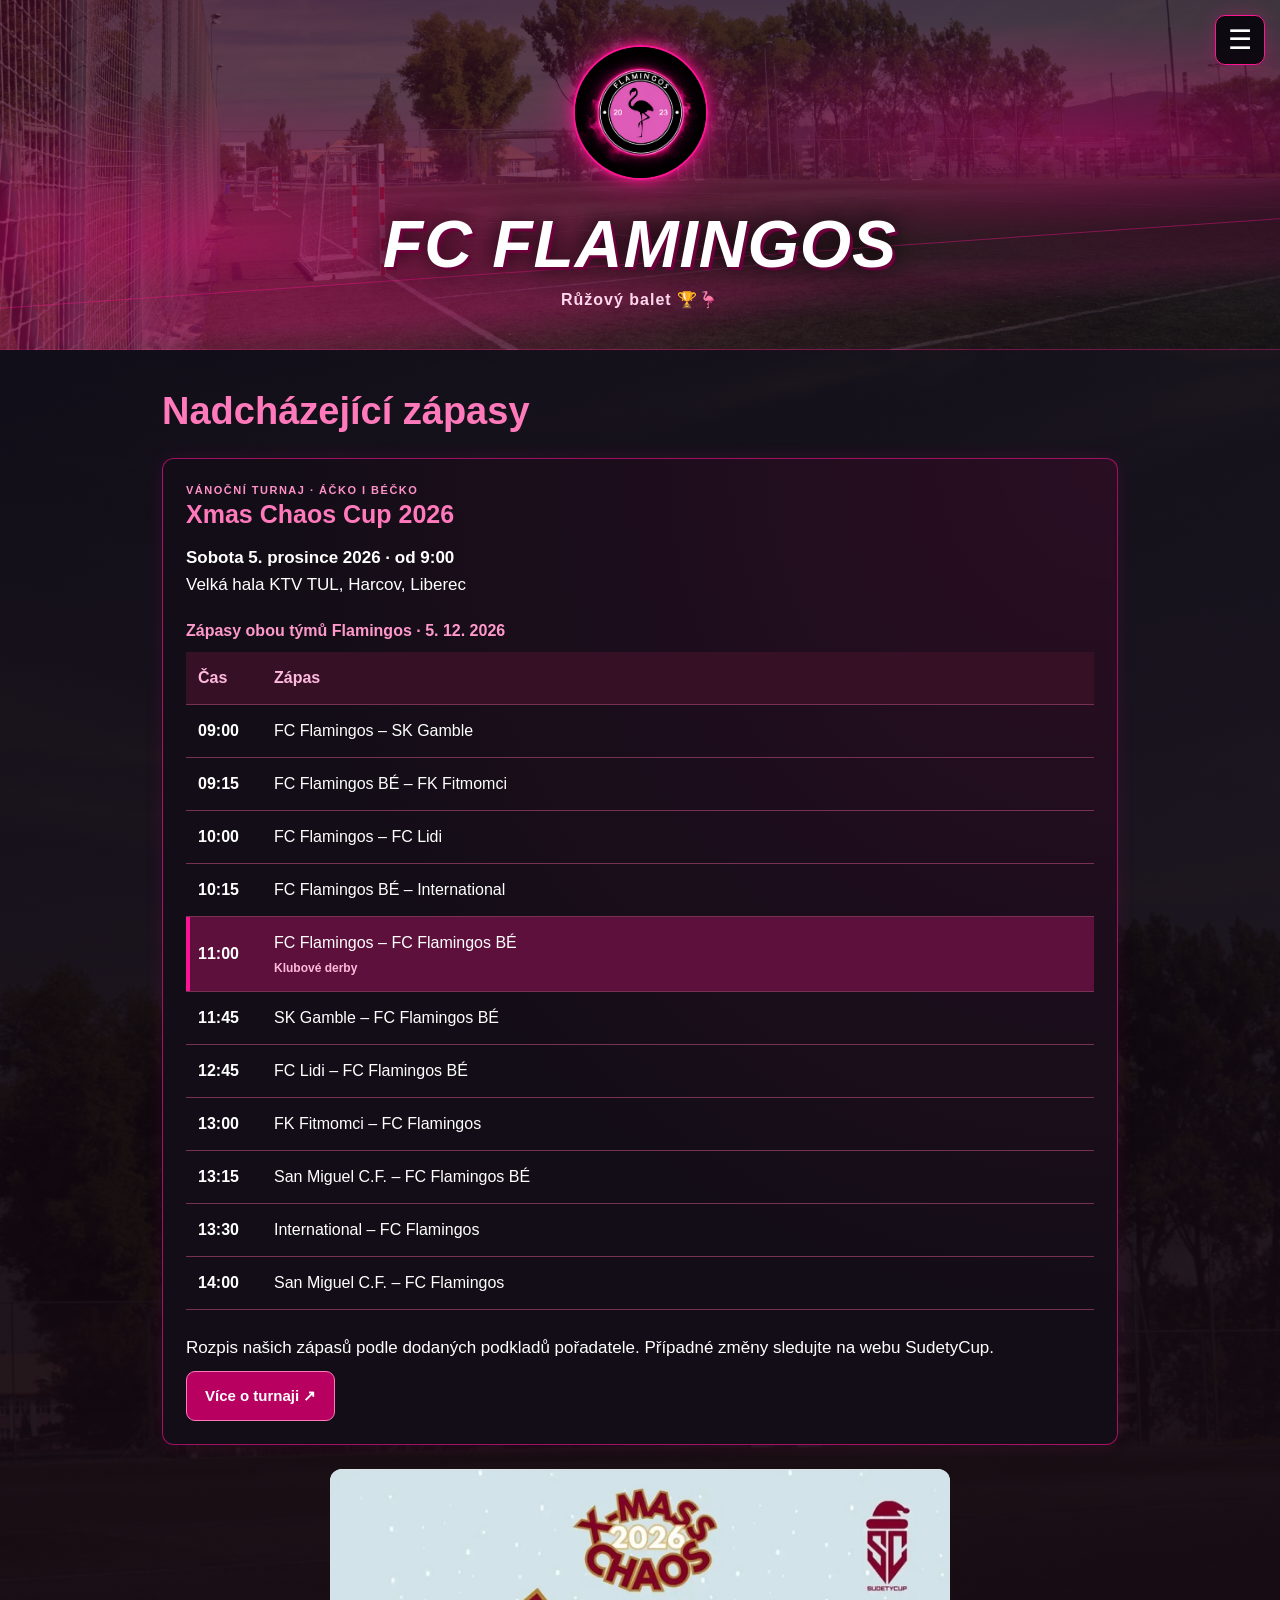
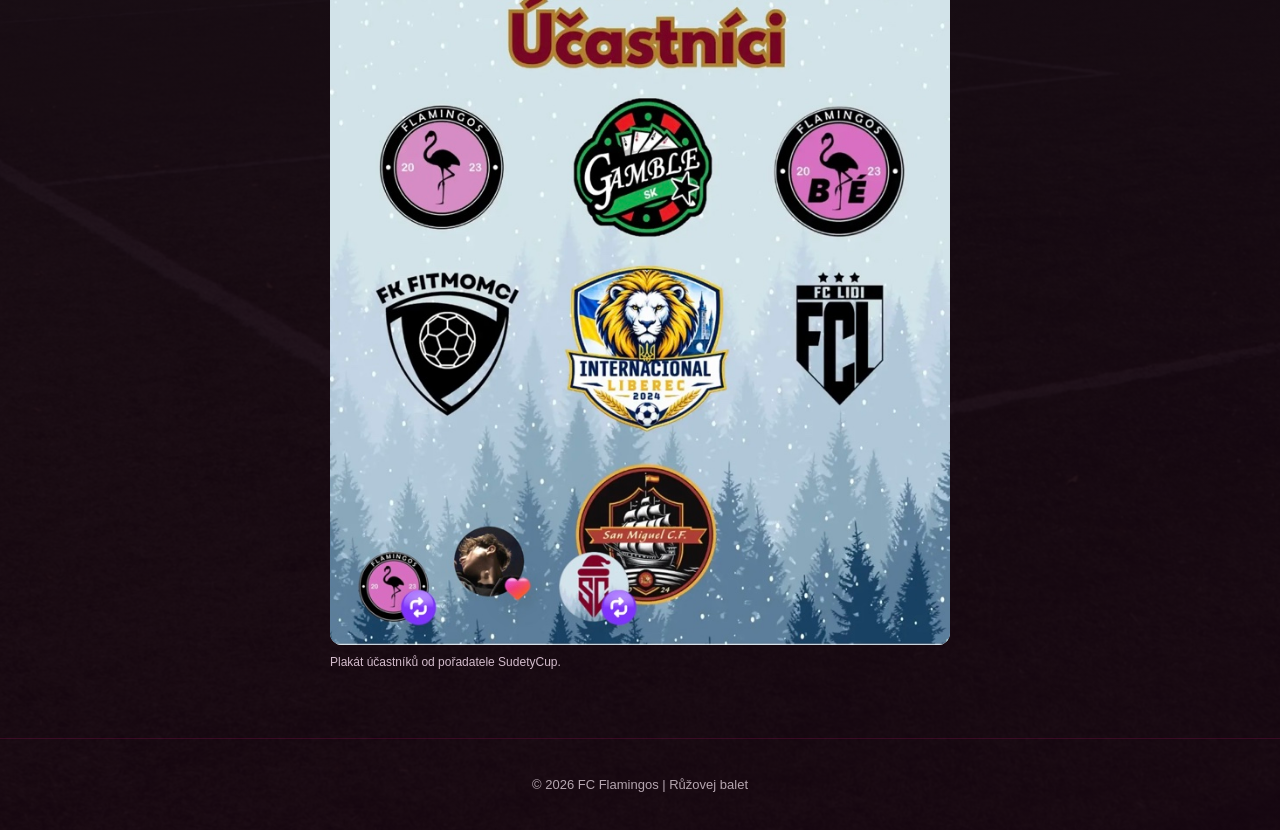
<file: nadchazejici-zapasy/index.html>
<!DOCTYPE html>

<html lang="cs">
<head>
<base href="/">
<meta charset="utf-8"/>
<meta content="width=device-width, initial-scale=1" name="viewport"/>
<title>Nadcházející zápasy | FC Flamingos</title>
<link href="styles.css" rel="stylesheet"/>
<style>
/* Oprava log: pevná plocha pro obrázek, text pod ní. */
#sponsors .sponsor-card { display:flex; flex-direction:column; min-width:0; }
#sponsors .sponsor-logo { display:block; flex:0 0 auto; width:100%; height:300px; padding:24px; overflow:hidden; background:#000; }
#sponsors .sponsor-logo img { display:block; position:static; width:100%; height:252px; max-width:100%; max-height:252px; object-fit:contain; }
#sponsors .sponsor-content { position:relative; flex:1; background:linear-gradient(120deg,#250c1d,#120a16); }
.home-link.sponsors-link .home-link-icon { color:#ff1493; }
.home-link.sponsors-link .home-link-icon svg { width:42px; height:42px; }
@media(max-width:600px) {
  #sponsors .sponsor-logo { height:270px; padding:20px; }
  #sponsors .sponsor-logo img { height:230px; max-height:230px; }
}
</style>
<style>
.joma-home-banner {display:grid;grid-template-columns:1fr 1fr;gap:28px;align-items:center;margin-top:28px;padding:30px;background:radial-gradient(ellipse at top left,#500d35,transparent 70%),#130b16;border:1px solid #ff1493;border-radius:14px;box-shadow:inset 4px 0 #ff1493,0 0 24px #ff149320;}
.joma-eyebrow{display:block;color:#ff91c8;font-size:11px;font-weight:bold;letter-spacing:1.5px;line-height:1.6;}
#home .joma-home-banner h2{margin:14px 0;color:white;font-family:Impact,'Arial Narrow',Arial,sans-serif;font-size:clamp(28px,4vw,40px);font-weight:normal;font-style:italic;line-height:1.15;}
.joma-banner-copy p{color:#ead8e3;font-size:16px;line-height:1.7;margin:0 0 22px;}
.joma-home-banner button,.joma-partner-link{display:inline-flex;align-items:center;justify-content:center;gap:16px;min-height:50px;padding:14px 18px;color:white;background:#b80061;border:1px solid #ff79bb;border-radius:9px;font-size:15px;font-weight:bold;text-decoration:none;cursor:pointer;}
.joma-home-banner button:hover,.joma-partner-link:hover{background:#d00070;}
.joma-home-banner figure,.joma-article-image{margin:0;min-width:0;}
.joma-home-banner figure img,.joma-article-image img{display:block;width:100%;height:auto;max-width:100%;border-radius:9px;}
.joma-home-banner figcaption,.joma-article-image figcaption{margin-top:9px;color:#c7b3c0;font-size:11px;line-height:1.5;}
.joma-article{border-left:4px solid #ff1493;scroll-margin-top:25px;}
.joma-article-image{margin:24px 0;}
@media(max-width:700px){.joma-home-banner{grid-template-columns:1fr;padding:24px 20px;gap:22px;}.joma-home-banner button{width:100%;}}
</style><style>
.polis-home-banner{grid-template-columns:minmax(0,1.15fr) minmax(0,.85fr);}
#home .polis-home-banner figure{display:flex;justify-content:center;background:#09070a;border-radius:10px;overflow:hidden;}
#home .polis-home-banner figure img{width:100%;height:480px;object-fit:contain;}
.polis-article{border-left:4px solid #ff1493;scroll-margin-top:25px;}
.polis-article p{line-height:1.8;}
.polis-article h4{color:#ff91c8;font-size:20px;margin:28px 0 12px;}
.polis-article-image{width:100%;max-width:520px;margin:26px auto;}
.polis-article-image img{display:block;width:100%;height:auto;border-radius:10px;}
.polis-article-image figcaption{margin-top:10px;color:#c7b3c0;font-size:13px;line-height:1.5;}
@media(max-width:700px){.polis-home-banner{grid-template-columns:1fr;}#home .polis-home-banner figure img{height:auto;max-height:560px;}.polis-article h4{font-size:18px;}}
</style><style>

.menu-content a {
  flex-shrink: 0;
  padding: 13px 12px;
  color: #fff;
  text-align: left;
  font-size: 15px;
  background: #160d19;
  border: 1px solid rgba(255, 20, 147, 0.3);
  border-radius: 7px;
  cursor: pointer;
  transition: background 0.2s;
}


.menu-content a:hover,
.menu-content a[aria-current="page"] {
  background: #720944;
  border-color: var(--pink);
}
.menu-content a{text-decoration:none;display:block;font-weight:normal;}
a.home-link{font-weight:normal;overflow-wrap:normal;}
.joma-home-banner a.article-page-link{display:inline-flex;align-items:center;justify-content:center;gap:16px;min-height:50px;padding:14px 18px;color:white;background:#b80061;border:1px solid #ff79bb;border-radius:9px;font-size:15px;font-weight:bold;text-decoration:none;cursor:pointer;}
.joma-home-banner a.article-page-link:hover{background:#d00070;}
@media(max-width:700px){.joma-home-banner a.article-page-link{width:100%;}}
</style>
<style>
.xmas-figure{max-width:620px;margin:24px auto;}
.xmas-poster{position:relative;width:100%;aspect-ratio:710/888;overflow:hidden;border-radius:12px;background:#d4e7ec;}
.xmas-poster img{position:absolute;top:-31.76%;left:0;width:100%;max-width:100%;height:auto;display:block;}
.xmas-figure figcaption{font-size:12px;color:#d3bccc;margin-top:10px;}
.xmas-table-wrap{margin:24px 0;overflow-x:auto;}
.xmas-table{width:100%;border-collapse:collapse;text-align:left;}
.xmas-table caption{text-align:left;font-weight:bold;color:#ff98cb;padding-bottom:12px;}
.xmas-table th,.xmas-table td{padding:14px 12px;border-bottom:1px solid #773151;line-height:1.5;}
.xmas-table thead{background:#361126;color:#ffb9dd;}
.xmas-table th:first-child{width:76px;white-space:nowrap;}
.xmas-derby{background:#5c103b;box-shadow:inset 4px 0 #ff1493;}
.xmas-tag{display:block;color:#ffb9dd;font-size:12px;margin-top:4px;}
.xmas-intro{font-size:18px;line-height:1.7;}
@media(max-width:500px){.xmas-table th,.xmas-table td{padding:12px 8px;font-size:14px;}}
</style></head>
<body data-page="matches">
<div class="menu">
<button aria-controls="menu-content" aria-expanded="false" aria-label="Otevřít menu" class="menu-btn" onclick="toggleMenu()" type="button">
        ☰
      </button>
<div class="menu-content" id="menu-content">
<a href="/" data-section="home">Úvod</a>
<a href="/kontakt/" data-section="contact">Kontakt</a>
<a href="/tabulky-a-vysledky/" data-section="results">
          Tabulky a výsledky
        </a>
<a href="/nadchazejici-zapasy/" data-section="matches">
          Nadcházející zápasy
        </a>
<a href="/tym/" data-section="team">Tým</a>
<a href="/o-klubu/" data-section="about">O klubu</a>
<a href="/fotogalerie/" data-section="gallery">
          Fotogalerie
        </a>
<a href="/aktuality/" data-section="news">Aktuality</a>
<a href="/sponzori/" data-section="sponsors" aria-controls="sponsors">Sponzoři</a>
</div>
</div>
<header>
<img alt="Logo FC Flamingos" class="logo" src="logo.png"/>
<h1>FC Flamingos</h1>
<p>Růžový balet 🏆🦩</p>
</header>
<section id="home">
<div class="joma-home-banner polis-home-banner">
<div class="joma-banner-copy"><span class="joma-eyebrow">NOVÁ POSILA · VÍTEJ V RŮŽOVÉM!</span>
<h2>Z akademie Slovanu<br/>do Flamingos. Vítej, Polisi!</h2>
<p>Šestnáctiletý obránce se zkušenostmi z první dorostenecké ligy U17 posílí Růžový balet. Jeho první vystoupení v růžovém plánujeme už na prosincový Xmas Chaos Cup.</p>
<a class="article-page-link" href="/aktuality/#novinky-polis">Více o nové posile <span aria-hidden="true">↗</span></a></div>
<figure><img alt="Polis při přivítání ve FC Flamingos s růžovým dresem. Klubová fotografie ze stories se znaky Slovanu Liberec a Flamingos." height="2048" src="./polis-flamingos.jpeg" width="1159"/></figure></div>
</section>
<section id="contact">
<h2>Kontakt</h2>
<p>Vedení Růžového baletu. Ozvi se nám!</p>
<div class="club-contacts">
<article class="club-contact">
<span class="contact-role">CEO KLUBU</span>
<h3>Matyáš František Hájek</h3>
<a class="contact-phone" href="tel:+420725914956">
<span aria-hidden="true">☎</span>
        +420 725 914 956
      </a>
</article>
<article class="club-contact">
<span class="contact-role">PŘEDSEDA A JEDNATEL MUŽSTVA</span>
<h3>Martin Kulhánek</h3>
<a class="contact-phone" href="tel:+420721666181">
<span aria-hidden="true">☎</span>
        +420 721 666 181
      </a>
</article>
<article class="club-contact">
<span class="contact-role">MANAŽER KLUBU</span>
<h3>Jiří Heiland</h3>
<a class="contact-phone" href="tel:+420608160890">
<span aria-hidden="true">☎</span>
        +420 608 160 890
      </a>
</article>
<article class="club-contact">
<span class="contact-role">KUSTOD MUŽSTVA</span>
<h3>Adrian Forgáč</h3>
<a class="contact-phone" href="tel:+420606820745">
<span aria-hidden="true">☎</span>
        +420 606 820 745
      </a>
</article>
</div>
<div class="club-socials">
<a class="club-social" href="mailto:fc.flamingos.liberec@gmail.com">
<span aria-hidden="true" class="contact-symbol">✉</span>
<span class="contact-social-text">
<strong>NAPIŠ NÁM</strong>
<span>fc.flamingos.liberec@gmail.com</span>
</span>
<span aria-hidden="true">→</span>
</a>
<a class="club-social" href="https://www.instagram.com/fc_flamingos_/" rel="noopener noreferrer" target="_blank">
<span aria-hidden="true" class="contact-symbol">◎</span>
<span class="contact-social-text">
<strong>SLEDUJ FLAMINGOS</strong>
<span>@fc_flamingos_</span>
</span>
<span aria-hidden="true">↗</span>
</a>
<a class="club-social" href="https://www.tiktok.com/@fc_flamingos_" rel="noopener noreferrer" target="_blank">
<span aria-hidden="true" class="contact-symbol">♪</span>
<span class="contact-social-text">
<strong>SLEDUJ NÁŠ TIKTOK</strong>
<span>@fc_flamingos_</span>
</span>
<span aria-hidden="true">↗</span>
</a>
</div>
</section>
<section id="results">
<h2>Tabulky a výsledky</h2>
<a aria-label="Otevřít závěrečnou tabulku v plné velikosti" class="standings-image-link" href="./tabulka.png" rel="noopener noreferrer" target="_blank">
<img alt="Závěrečná tabulka základní části Sudety Cupu, Season VI. FC Flamingos skončili čtvrtí se 41 body." class="standings-image" src="./tabulka.png"/>
</a>
<p class="standings-image-hint">
    Kliknutím otevřeš tabulku v plné velikosti.
  </p>
<h3 class="results-heading">Výsledky základní části</h3>
<div class="results-grid">
<article class="result-round">
<span class="result-round-label">SUDETY CUP · SEASON VI</span>
<h3>01. kolo</h3>
<p class="result-team-label">FC Flamingos proti:</p>
<ul class="result-list">
<li><span>FC Lidi</span><strong>1:0</strong></li>
<li><span>SK Gamble</span><strong>1:0</strong></li>
<li><span>FC Tysa</span><strong>1:1</strong></li>
</ul>
</article>
<article class="result-round">
<span class="result-round-label">SUDETY CUP · SEASON VI</span>
<h3>02. kolo</h3>
<p class="result-team-label">FC Flamingos proti:</p>
<ul class="result-list">
<li><span>FK Fitmonci</span><strong>1:3</strong></li>
<li><span>FC Real Chlastico</span><strong>3:0</strong></li>
<li><span>FC Benfika B</span><strong>3:1</strong></li>
</ul>
</article>
<article class="result-round">
<span class="result-round-label">SUDETY CUP · SEASON VI</span>
<h3>03. kolo</h3>
<p class="result-team-label">FC Flamingos proti:</p>
<ul class="result-list">
<li><span>San Miguel C.F.</span><strong>0:4</strong></li>
<li><span>FC Braničtí Rytíři</span><strong>1:3</strong></li>
<li><span>Sudeťáci</span><strong>0:1</strong></li>
</ul>
</article>
<article class="result-round">
<span class="result-round-label">SUDETY CUP · SEASON VI</span>
<h3>04. kolo</h3>
<p class="result-team-label">FC Flamingos proti:</p>
<ul class="result-list">
<li><span>FC Lidi</span><strong>3:3</strong></li>
<li><span>SK Gamble</span><strong>3:4</strong></li>
<li><span>FC Tysa</span><strong>1:0</strong></li>
</ul>
</article>
<article class="result-round">
<span class="result-round-label">SUDETY CUP · SEASON VI</span>
<h3>05. kolo</h3>
<p class="result-team-label">FC Flamingos proti:</p>
<ul class="result-list">
<li>
<span>FK Fitmonci<small>Dohráno v 11. kole</small></span>
<strong>3:2</strong>
</li>
<li><span>FC Real Chlastico</span><strong>2:2</strong></li>
<li><span>FC Benfika B</span><strong>1:0</strong></li>
</ul>
</article>
<article class="result-round">
<span class="result-round-label">SUDETY CUP · SEASON VI</span>
<h3>06. kolo</h3>
<p class="result-team-label">FC Flamingos proti:</p>
<ul class="result-list">
<li><span>San Miguel C.F.</span><strong>0:3</strong></li>
<li><span>FC Braničtí Rytíři</span><strong>3:1</strong></li>
<li><span>Sudeťáci</span><strong>2:0</strong></li>
</ul>
</article>
<article class="result-round">
<span class="result-round-label">SUDETY CUP · SEASON VI</span>
<h3>07. kolo</h3>
<p class="result-team-label">FC Flamingos proti:</p>
<ul class="result-list">
<li><span>FC Lidi</span><strong>3:1</strong></li>
<li><span>SK Gamble</span><strong>2:4</strong></li>
<li><span>FC Tysa</span><strong>1:3</strong></li>
</ul>
</article>
<article class="result-round">
<span class="result-round-label">SUDETY CUP · SEASON VI</span>
<h3>08. kolo</h3>
<p class="result-team-label">FC Flamingos proti:</p>
<ul class="result-list">
<li><span>FK Fitmonci</span><strong>2:1</strong></li>
<li><span>FC Real Chlastico</span><strong>0:1</strong></li>
<li><span>FC Benfika B</span><strong>1:5</strong></li>
</ul>
</article>
<article class="result-round">
<span class="result-round-label">SUDETY CUP · SEASON VI</span>
<h3>09. kolo</h3>
<p class="result-team-label">FC Flamingos proti:</p>
<ul class="result-list">
<li><span>San Miguel C.F.</span><strong>1:1</strong></li>
<li><span>FC Braničtí Rytíři</span><strong>2:1</strong></li>
<li><span>Sudeťáci</span><strong>3:0</strong></li>
</ul>
</article>
<article class="result-round">
<span class="result-round-label">SUDETY CUP · SEASON VI</span>
<h3>10. kolo</h3>
<p class="result-team-label">FC Flamingos proti:</p>
<ul class="result-list">
<li><span>FC Lidi</span><strong>6:0</strong></li>
<li><span>SK Gamble</span><strong>1:0</strong></li>
<li><span>FC Tysa</span><strong>3:1</strong></li>
</ul>
</article>
<article class="result-round">
<span class="result-round-label">SUDETY CUP · SEASON VI</span>
<h3>11. kolo</h3>
<p class="result-team-label">FC Flamingos proti:</p>
<ul class="result-list">
<li><span>FK Fitmonci</span><strong>5:0</strong></li>
<li><span>FC Real Chlastico</span><strong>0:0</strong></li>
<li><span>FC Benfika B</span><strong>2:2</strong></li>
<li>
<span>FK Fitmonci<small>Dohrávka 5. kola</small></span>
<strong>3:2</strong>
</li>
</ul>
</article>
<article class="result-round">
<span class="result-round-label">SUDETY CUP · SEASON VI</span>
<h3>12. kolo</h3>
<p class="result-team-label">FC Flamingos proti:</p>
<ul class="result-list">
<li><span>San Miguel C.F.</span><strong>0:0</strong></li>
<li><span>FC Braničtí Rytíři</span><strong>1:3</strong></li>
<li><span>Sudeťáci</span><strong>0:1</strong></li>
</ul>
</article>
</div>
<div class="round-box playoff-box">
<h3>🏆 Play-off Sudety Cupu</h3>
<p><strong>20. 6. 2026</strong></p>
<p>📍 Na Rozcestí — Vratislavice nad Nisou</p>
<div class="playoff-match">
<h4>Čtvrtfinále</h4>
<p>FC Flamingos vs SK Gamble <strong>3:2</strong></p>
</div>
<div class="playoff-match">
<h4>Semifinále</h4>
<p>FC Flamingos vs San Miguel C. F. <strong>0:4</strong></p>
</div>
<div class="playoff-match">
<h4>Zápas o třetí místo</h4>
<p>FC Flamingos vs FC Braničtí Rytíři <strong>1:1</strong></p>
<p>Po penaltách <strong>5:3</strong></p>
</div>
<p class="achievement">
      🥉 V play-off jsme získali historické třetí místo!
    </p>
</div>
</section>
<section id="matches" class="active"><h2>Nadcházející zápasy</h2>
<div class="round-box"><span class="joma-eyebrow">VÁNOČNÍ TURNAJ · ÁČKO I BÉČKO</span>
<h3>Xmas Chaos Cup 2026</h3>
<p class="xmas-intro"><strong>Sobota 5. prosince 2026 · od 9:00</strong><br>Velká hala KTV TUL, Harcov, Liberec</p>
<div class="xmas-table-wrap"><table class="xmas-table"><caption>Zápasy obou týmů Flamingos · 5. 12. 2026</caption><thead><tr><th scope="col">Čas</th><th scope="col">Zápas</th></tr></thead><tbody><tr><th scope="row">09:00</th><td>FC Flamingos <span aria-hidden="true">–</span> SK Gamble</td></tr><tr><th scope="row">09:15</th><td>FC Flamingos BÉ <span aria-hidden="true">–</span> FK Fitmomci</td></tr><tr><th scope="row">10:00</th><td>FC Flamingos <span aria-hidden="true">–</span> FC Lidi</td></tr><tr><th scope="row">10:15</th><td>FC Flamingos BÉ <span aria-hidden="true">–</span> International</td></tr><tr class=xmas-derby><th scope="row">11:00</th><td>FC Flamingos <span aria-hidden="true">–</span> FC Flamingos BÉ<strong class=xmas-tag>Klubové derby</strong></td></tr><tr><th scope="row">11:45</th><td>SK Gamble <span aria-hidden="true">–</span> FC Flamingos BÉ</td></tr><tr><th scope="row">12:45</th><td>FC Lidi <span aria-hidden="true">–</span> FC Flamingos BÉ</td></tr><tr><th scope="row">13:00</th><td>FK Fitmomci <span aria-hidden="true">–</span> FC Flamingos</td></tr><tr><th scope="row">13:15</th><td>San Miguel C.F. <span aria-hidden="true">–</span> FC Flamingos BÉ</td></tr><tr><th scope="row">13:30</th><td>International <span aria-hidden="true">–</span> FC Flamingos</td></tr><tr><th scope="row">14:00</th><td>San Miguel C.F. <span aria-hidden="true">–</span> FC Flamingos</td></tr></tbody></table></div>
<p>Rozpis našich zápasů podle dodaných podkladů pořadatele. Případné změny sledujte na webu SudetyCup.</p>
<a class="joma-partner-link" href="/aktuality/#xmas-chaos-2026">Více o turnaji ↗</a></div><figure class="xmas-figure"><div class="xmas-poster"><img src="/aktuality/xmas-ucastnici.jpeg" alt="Účastníci X-mass Chaos 2026: Flamingos, SK Gamble, Flamingos BÉ, FK Fitmomci, International Liberec, FC Lidi a San Miguel C.F." loading="lazy" width="710" height="1536"></div><figcaption>Plakát účastníků od pořadatele SudetyCup.</figcaption></figure></section>
<section id="team">
<h2>Tým</h2>
<h3 class="position-title">Brankáři</h3>
<div class="players-grid">
<div class="player-card">
<img alt="Dmitriy Jerasov" src="dyma.jpg"/>
<h3>Dmitriy Jerasov</h3>
<p><strong>Pozice:</strong> Brankář</p>
<p><strong>Číslo:</strong> 99</p>
<p><strong>Věk:</strong> 23 let</p>
<p>
<strong>Statistiky:</strong> 11 čistých kont, 1 gól, 10 asistencí
          </p>
</div>
<div class="player-card">
<img alt="Lukáš Votruba" src="luky.jpg"/>
<h3>Lukáš Votruba</h3>
<p><strong>Pozice:</strong> Brankář</p>
<p><strong>Číslo:</strong> 1</p>
<p><strong>Věk:</strong> 17 let</p>
<p><strong>Statistiky:</strong> 1 čisté konto</p>
</div>
</div>
<h3 class="position-title">Obránci</h3>
<div class="players-grid">
<div class="player-card">
<img alt="Martin Kulhánek" src="martin.jpg"/>
<h3>Martin Kulhánek</h3>
<p><strong>Pozice:</strong> Obránce</p>
<p><strong>Číslo:</strong> 66</p>
<p><strong>Věk:</strong> 19 let</p>
<p><strong>Statistiky:</strong> 4 góly, 5 asistencí</p>
</div>
<div class="player-card">
<img alt="Ivo Rejnart" src="ivo.jpg"/>
<h3>Ivo Rejnart</h3>
<p><strong>Pozice:</strong> Obránce</p>
<p><strong>Číslo:</strong> 4</p>
<p><strong>Věk:</strong> 20 let</p>
<p><strong>Statistiky:</strong> -</p>
</div>
<div class="player-card">
<img alt="Kristián Bohun" src="kris.jpg"/>
<h3>Kristián Bohun</h3>
<p><strong>Pozice:</strong> Obránce</p>
<p><strong>Číslo:</strong> 13</p>
<p><strong>Věk:</strong> 19 let</p>
<p><strong>Statistiky:</strong> 3 góly</p>
</div>
<div class="player-card">
<img alt="Daniel Kott" src="kott.jpg"/>
<h3>Daniel Kott</h3>
<p><strong>Pozice:</strong> Obránce</p>
<p><strong>Číslo:</strong> 69</p>
<p><strong>Věk:</strong> 21 let</p>
<p><strong>Statistiky:</strong> 1 gól, 5 asistencí</p>
</div>
</div>
<h3 class="position-title">Záložníci</h3>
<div class="players-grid">
<div class="player-card">
<img alt="Fabián Abrt" src="fabi.jpg"/>
<h3>Fabián Abrt</h3>
<p><strong>Pozice:</strong> Záložník</p>
<p><strong>Číslo:</strong> 28</p>
<p><strong>Věk:</strong> 19 let</p>
<p><strong>Statistiky:</strong> 9 gólů, 4 asistence</p>
</div>
<div class="player-card">
<img alt="Jiří Heiland" src="jirka.jpg"/>
<h3>Jiří Heiland</h3>
<p><strong>Pozice:</strong> Záložník</p>
<p><strong>Číslo:</strong> 11</p>
<p><strong>Věk:</strong> 19 let</p>
<p><strong>Statistiky:</strong> 1 asistence</p>
</div>
<div class="player-card">
<img alt="Jan Albrecht" src="honza.jpg"/>
<h3>Jan Albrecht</h3>
<p><strong>Pozice:</strong> Záložník</p>
<p><strong>Číslo:</strong> 14</p>
<p><strong>Věk:</strong> 17 let</p>
<p><strong>Statistiky:</strong> 3 góly, 2 asistence</p>
</div>
<div class="player-card">
<img alt="Matyáš František Hájek" src="hajek.jpg"/>
<h3>Matyáš František Hájek</h3>
<p><strong>Pozice:</strong> Záložník</p>
<p><strong>Číslo:</strong> 10</p>
<p><strong>Věk:</strong> 20 let</p>
<p><strong>Statistiky:</strong> 9 gólů, 15 asistencí</p>
</div>
<div class="player-card">
<img alt="Jan Klust" src="klusty.jpg"/>
<h3>Jan Klust</h3>
<p><strong>Pozice:</strong> Záložník</p>
<p><strong>Číslo:</strong> 6</p>
<p><strong>Věk:</strong> 19 let</p>
<p><strong>Statistiky:</strong> 24 gólů, 7 asistencí</p>
</div>
</div>
<h3 class="position-title">Útočníci</h3>
<div class="players-grid">
<div class="player-card">
<img alt="Denis Dušek" src="dena.jpg"/>
<h3>Denis Dušek</h3>
<p><strong>Pozice:</strong> Útočník</p>
<p><strong>Číslo:</strong> 27</p>
<p><strong>Věk:</strong> 19 let</p>
<p><strong>Statistiky:</strong> 8 gólů, 3 asistence</p>
</div>
<div class="player-card">
<img alt="Ondřej Šimek" src="simek.jpg"/>
<h3>Ondřej Šimek</h3>
<p><strong>Pozice:</strong> Útočník</p>
<p><strong>Číslo:</strong> 23</p>
<p><strong>Věk:</strong> 19 let</p>
<p><strong>Statistiky:</strong> 3 góly, 5 asistencí</p>
</div>
<div class="player-card">
<img alt="Ondřej Průša" src="ondra.jpg"/>
<h3>Ondřej Průša</h3>
<p><strong>Pozice:</strong> Útočník</p>
<p><strong>Číslo:</strong> 7</p>
<p><strong>Věk:</strong> 20 let</p>
<p><strong>Statistiky:</strong> 3 góly, 4 asistence</p>
</div>
<div class="player-card">
<img alt="Adrián Forgáč" src="forgy.jpg"/>
<h3>Adrián Forgáč</h3>
<p><strong>Pozice:</strong> Útočník</p>
<p><strong>Číslo:</strong> 8</p>
<p><strong>Věk:</strong> 21 let</p>
<p><strong>Statistiky:</strong> -</p>
</div>
</div>
</section>
<section id="about">
<h2>O klubu</h2>
<div class="card">
<h3>Historie klubu</h3>
<p>
          FC Flamingos vznikl na podzim roku 2023 v Liberci. Klub založili
          současný kapitán a historicky nejlepší střelec Matyáš František Hájek
          a klubová legenda David Drobný.
        </p>
<p>
          Začátky byly poměrně krušné a výsledky nebyly vždy příznivé. Během
          následujících sezón se však výrazně proměnila kostra týmu. Přišla řada
          opor, které pomohly klubu posunout se vpřed.
        </p>
<p>
          Naše barvy jsou růžová a černá a přezdívka „Růžový balet“ k nám
          neodmyslitelně patří. Působíme v soutěži Sudety Cup a dění kolem klubu
          sdílíme také na sociálních sítích.
        </p>
</div>
<div class="card">
<h3>🥉 Historický úspěch</h3>
<p>
          V základní části Season VI jsme obsadili čtvrté místo se 41 body po 36
          zápasech.
        </p>
<p>
          V play-off Sudety Cupu 2026 jsme vybojovali historické třetí místo. Ve
          čtvrtfinále jsme porazili SK Gamble 3:2. Po semifinálové porážce 0:4 s
          San Miguel C. F. jsme v zápase o třetí místo remizovali s FC Braničtí
          Rytíři 1:1 a penaltový rozstřel vyhráli 5:3, a zaslouženě jsem si tak
          připsali historické třetí místo.
        </p>
</div>
</section>
<section id="gallery">
<h2>Fotogalerie 2026/27</h2>
<p>
          Momentky ze zápasů, emoce i dění kolem hřiště. Vyber si kolo a otevři
          celé fotoalbum na Zoneramě. Alba obsahují fotografie všech týmů Sudety
          Cupu.
        </p>
<div class="photo-albums">
<article class="album-card album-playoff">
<span class="album-label">🏆 Play-off</span>
<h3>Play-off Sudety Cupu</h3>
<p class="album-date">20. 6. 2026</p>
<p>
              Vzpomínky na turnaj, ze kterého jsme přivezli historické třetí
              místo.
            </p>
<div class="album-links">
<a href="https://us.zonerama.com/kacikbofoto/Album/1000427813" rel="noopener noreferrer" target="_blank">📸 kacikbo.foto ↗</a>
<a href="https://eu.zonerama.com/SarkaMakovskaPhotogallery/Album/15639155" rel="noopener noreferrer" target="_blank">📸 Šárka Makovská ↗</a>
</div>
</article>
<article class="album-card">
<span class="album-label">Sudety Cup · Season VI</span>
<h3>12. kolo</h3>
<p class="album-date">7. 6. 2026</p>
<div class="album-links">
<a href="https://eu.zonerama.com/SarkaMakovskaPhotogallery/Album/15531288" rel="noopener noreferrer" target="_blank">📸 Šárka Makovská ↗</a>
</div>
</article>
<article class="album-card">
<span class="album-label">Sudety Cup · Season VI</span>
<h3>11. kolo</h3>
<p class="album-date">31. 5. 2026</p>
<div class="album-links">
<a href="https://eu.zonerama.com/SarkaMakovskaPhotogallery/Album/15524873" rel="noopener noreferrer" target="_blank">📸 Šárka Makovská ↗</a>
</div>
</article>
<article class="album-card">
<span class="album-label">Sudety Cup · Season VI</span>
<h3>Zápasy 10. května</h3>
<p class="album-date">10. 5. 2026</p>
<div class="album-links">
<a href="https://us.zonerama.com/kacikbofoto/Album/1000411940" rel="noopener noreferrer" target="_blank">📸 kacikbo.foto ↗</a>
</div>
</article>
<article class="album-card">
<span class="album-label">Sudety Cup · Season VI</span>
<h3>6. kolo</h3>
<p class="album-date">26. 4. 2026</p>
<div class="album-links">
<a href="https://eu.zonerama.com/SarkaMakovskaPhotogallery/Album/15178739" rel="noopener noreferrer" target="_blank">📸 Šárka Makovská ↗</a>
</div>
</article>
<article class="album-card">
<span class="album-label">Sudety Cup · Season VI</span>
<h3>5. kolo</h3>
<p class="album-date">19. 4. 2026</p>
<div class="album-links">
<a href="https://eu.zonerama.com/SarkaMakovskaPhotogallery/Album/15133690" rel="noopener noreferrer" target="_blank">📸 Šárka Makovská ↗</a>
</div>
</article>
<article class="album-card">
<span class="album-label">Sudety Cup · Season VI</span>
<h3>3. kolo</h3>
<p class="album-date">29. 3. 2026</p>
<div class="album-links">
<a href="https://eu.zonerama.com/SarkaMakovskaPhotogallery/Album/15004577" rel="noopener noreferrer" target="_blank">📸 Šárka Makovská ↗</a>
</div>
</article>
<article class="album-card">
<span class="album-label">Sudety Cup · Season VI</span>
<h3>2. kolo</h3>
<p class="album-date">22. 3. 2026</p>
<div class="album-links">
<a href="https://us.zonerama.com/kacikbofoto/Album/1000388332" rel="noopener noreferrer" target="_blank">📸 kacikbo.foto ↗</a>
<a href="https://eu.zonerama.com/SarkaMakovskaPhotogallery/Album/14965530" rel="noopener noreferrer" target="_blank">📸 Šárka Makovská ↗</a>
</div>
</article>
<article class="album-card">
<span class="album-label">Sudety Cup · Season VI</span>
<h3>1. kolo</h3>
<p class="album-date">15. 3. 2026</p>
<div class="album-links">
<a href="https://eu.zonerama.com/SarkaMakovskaPhotogallery/Album/14915869" rel="noopener noreferrer" target="_blank">📸 Šárka Makovská ↗</a>
</div>
</article>
</div>
</section>
<section id="news">
<h2>Aktuality</h2><article class="news-card polis-article" id="novinky-polis">
<span class="joma-eyebrow">NOVÁ POSILA · FC FLAMINGOS</span>
<h3>Posila z akademie Slovanu Liberec. Polis míří do Flamingos!</h3>
<p><strong>Růžový balet vítá novou posilu! Přidává se k nám Polis, teprve šestnáctiletý talent a pilíř obrany z akademie FC Slovan Liberec.</strong> Máme radost, že náš tým rozšíří mladý hráč s chutí hrát a posouvat se dál.</p>
<figure class="polis-article-image"><img alt="Polis a zástupce FC Flamingos společně drží růžový klubový dres při přivítání nové posily." height="2048" loading="lazy" src="./polis-flamingos.jpeg" width="1159"/><figcaption>Ze Slovanu do růžového. Vítej ve Flamingos, Polisi!</figcaption></figure>
<h4>Zkušenosti z dorosteneckého fotbalu</h4>
<p>Polis v současnosti hájí barvy <strong>FC Slovan Liberec ve druhé dorostenecké lize U17</strong>. Zkušenosti má také z <strong>první dorostenecké ligy U17</strong>. Do naší obrany tak přinese zkušenosti z akademického prostředí i mladou energii.</p>
<h4>Zájem, který nás těší</h4>
<p>O zapojení do FC Flamingos projevil Polis obrovský zájem a my jsme rádi, že si cestu k našemu klubu nacházejí i nadějní mladí hráči z akademií. Je to pro nás povzbuzení a další motivace pokračovat v práci, díky které se Růžový balet postupně posouvá dál.</p>
<h4>Poprvé v růžovém už v prosinci</h4>
<p>Na jeho první vystoupení v růžovém dresu se můžete těšit už na <strong>Xmas Chaos Cupu v prosinci 2026</strong>. Přijďte podpořit Flamingos a přivítat naši novou posilu!</p>
<p><strong>Vítej mezi námi, Polisi. Těšíme se na společné zápasy!</strong></p>
</article><article class="news-card joma-article" id="novinky-joma">
<span class="joma-eyebrow">PARTNEŘI · KLUBOVÉ VYBAVENÍ</span>
<h3>Imobilien Group posouvá Flamingos dál. Čekají nás nové soupravy Joma!</h3>
<p>Máme obrovskou radost! Společnost <strong>Imobilien Group</strong> podpořila FC Flamingos sponzorským darem ve výši <strong>přibližně 20 000 Kč</strong>. Pro náš klub je to významná pomoc a další velký krok vpřed.</p>
<p>Díky této podpoře budeme mít nové klubové vybavení značky <strong>Joma</strong>. Připravujeme černé mikiny, tepláky a šortky s růžovým znakem Flamingos a personalizací pro jednotlivé hráče. Iniciály a číslo, například <strong>MH10, MK66 nebo DJ99</strong>, budou umístěné pod klubovým logem. Na zádech mikiny zůstane nápis FC FLAMINGOS.</p>
<figure class="joma-article-image"><img alt="Orientační návrh klubového balíčku Joma: mikina zepředu a zezadu, tepláky a šortky." loading="lazy" src="./joma-soupravy.png"/><figcaption>Orientační vizualizace — finální provedení se může lišit.</figcaption></figure>
<p>Jednotné oblečení pro nás znamená víc než jen nový vzhled. Pomůže nám reprezentovat klub při cestách na zápasy i mimo hřiště a podtrhne to, co Flamingos spojuje — týmového ducha a chuť posouvat se dál.</p>
<p><strong>Celé společnosti Imobilien Group děkujeme za důvěru a podporu. Velmi si vážíme toho, že nám pomáháte budovat další kapitolu Růžového baletu!</strong></p>
<a class="joma-partner-link" href="http://www.imobilien.cz/html/onas.htm" rel="noopener noreferrer" target="_blank">Poznejte našeho partnera Imobilien Group ↗</a>
</article>
<article class="news-card sponsor-news">
<span class="sponsor-news-label">SPOLUPRÁCE · FC FLAMINGOS</span>
<h3>Hledáme partnery pro další kapitolu Růžového baletu!</h3>
<p>FC Flamingos je klub malého fotbalu z Liberce. Od roku 2023 budujeme tým, který spojuje chuť hrát, týmového ducha a výrazné růžovo-černé barvy. Teď hledáme další partnery, kteří nám pomohou posunout klub dál.</p>
<h4>Jak nás můžete podpořit?</h4>
<p>Uvítáme finanční podporu na chod klubu, startovné v soutěžích a další rozvoj. Pomůže nám také materiální podpora — například dresy, tréninkové oblečení, míče nebo jiné sportovní vybavení. Prostor je i pro spolupráci formou služeb či společných akcí.</p>
<h4>Co můžeme nabídnout?</h4>
<p>Prezentaci vaší firmy na klubovém webu s logem a odkazem, zmínky a poděkování na našich sociálních sítích nebo společný obsah. Podle rozsahu spolupráce se můžeme domluvit také na umístění loga na dresech, klubovém oblečení či reklamních bannerech při akcích, kde to pořadatel umožní.</p>
<p>Nemusí jít o velkou firmu ani vysokou částku. Rádi se domluvíme s místními podnikateli i většími společnostmi a připravíme spolupráci podle vašich možností.</p>
<p><strong>Chcete být vidět společně s FC Flamingos? Napište nám a pojďme probrat možnosti!</strong></p>
<a class="sponsor-news-contact" href="mailto:fc.flamingos.liberec@gmail.com?subject=Spolupr%C3%A1ce%20s%20FC%20Flamingos">Napište nám: fc.flamingos.liberec@gmail.com <span aria-hidden="true">↗</span></a>
</article>
<div class="news-card">
<h3>Pro nadcházející sezónu Sudety Cupu 2026/27 chystáme B tým!</h3>
<p>
          FC Flamingos se připravuje na další krok — pro nadcházející sezónu
          plánujeme vytvoření B týmu! Chceme rozšířit náš klub a dát prostor
          dalším hráčům, kteří mají chuť obléknout růžovo-černé barvy.
        </p>
<p>
          Přípravy jsou zatím na začátku a podrobnosti o soupisce i fungování
          týmu postupně představíme. Sledujte náš web a Instagram, kde se
          dozvíte další novinky.
        </p>
<p>Nová kapitola Růžového baletu se blíží! 🦩</p>
</div>
</section>
<section id="sponsors">
<h2>Sponzoři</h2>
<p>
    Za Růžovým baletem stojí i naši partneři.
    Děkujeme za podporu FC Flamingos!
  </p>
<div class="sponsors-grid">
<article class="sponsor-card">
<div class="sponsor-logo">
<img alt="Imobilien Group" loading="lazy" src="./sponzor-imobilien.png"/>
</div>
<div class="sponsor-content">
<span class="sponsor-label">PARTNER FC FLAMINGOS</span>
<h3>Imobilien Group</h3>
<a class="sponsor-link" href="http://www.imobilien.cz/html/onas.htm" rel="noopener noreferrer" target="_blank">
          Navštívit web partnera
          <span aria-hidden="true">↗</span>
</a>
</div>
</article>
<article class="sponsor-card">
<div class="sponsor-logo">
<img alt="Klub Lípa Liberec" loading="lazy" src="./sponzor-lipa.jpeg"/>
</div>
<div class="sponsor-content">
<span class="sponsor-label">PARTNER FC FLAMINGOS</span>
<h3>Klub Lípa Liberec</h3>
<a class="sponsor-link" href="https://klublipa.cz/" rel="noopener noreferrer" target="_blank">
          Navštívit web partnera
          <span aria-hidden="true">↗</span>
</a>
</div>
</article>
</div>
</section>
<footer>
<p>© 2026 FC Flamingos | Růžovej balet</p>
</footer>
<script src="script.js"></script>
<script>
/* Růžová ikona spolupráce místo barevného emoji. */
(function () {
  const icon = document.querySelector('.sponsors-link .home-link-icon');
  if (icon) {
    icon.innerHTML = '<svg viewBox="0 0 24 24" fill="none" stroke="currentColor" stroke-width="1.8" stroke-linecap="round" stroke-linejoin="round" aria-hidden="true" focusable="false"><path d="m11 17 2 2a1 1 0 1 0 3-3"/><path d="m14 14 2.5 2.5a1 1 0 1 0 3-3l-4-4a3 3 0 0 0-4 0l-.9.9a1 1 0 1 1-3-3l2.9-2.9a5.5 5.5 0 0 1 6 0l.4.2a2 2 0 0 0 1 .3H21"/><path d="m21 3 1 11h-2M3 3 2 14h2l6 6a1 1 0 1 0 3-3M3 5h5"/></svg>';
  }
})();
</script>
<script>
function showJomaArticle() {
  showSection('news');
  window.requestAnimationFrame(function () {
    const article = document.getElementById('novinky-joma');
    if (!article) return;
    const heading = article.querySelector('h3');
    heading.setAttribute('tabindex', '-1');
    heading.focus({preventScroll:true});
    article.scrollIntoView({behavior:'instant',block:'start'});
  });
}
</script><script>
function showPolisArticle() {
  showSection('news');
  window.requestAnimationFrame(function () {
    const article = document.getElementById('novinky-polis');
    if (!article) return;
    const heading = article.querySelector('h3');
    heading.setAttribute('tabindex', '-1');
    heading.focus({preventScroll:true});
    article.scrollIntoView({behavior:'instant',block:'start'});
  });
}
</script><script src="page-navigation.js"></script>
</body>
</html>
</file>
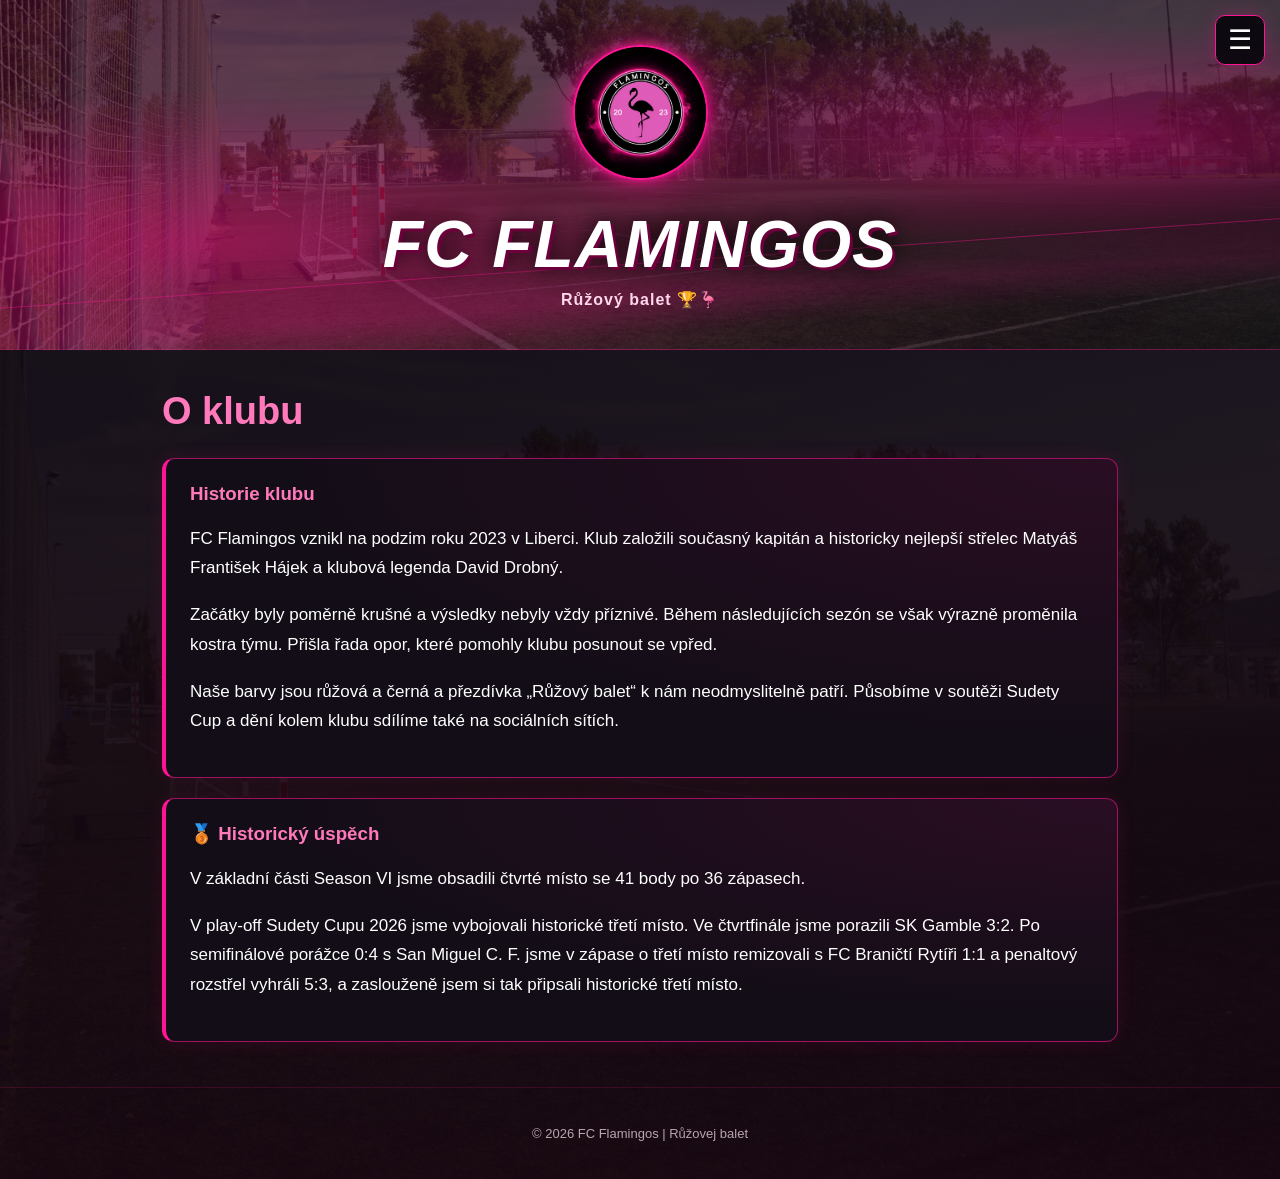
<file: o-klubu/index.html>
<!DOCTYPE html>

<html lang="cs">
<head>
<base href="/">
<meta charset="utf-8"/>
<meta content="width=device-width, initial-scale=1" name="viewport"/>
<title>O klubu | FC Flamingos</title>
<link href="styles.css" rel="stylesheet"/>
<style>
/* Oprava log: pevná plocha pro obrázek, text pod ní. */
#sponsors .sponsor-card { display:flex; flex-direction:column; min-width:0; }
#sponsors .sponsor-logo { display:block; flex:0 0 auto; width:100%; height:300px; padding:24px; overflow:hidden; background:#000; }
#sponsors .sponsor-logo img { display:block; position:static; width:100%; height:252px; max-width:100%; max-height:252px; object-fit:contain; }
#sponsors .sponsor-content { position:relative; flex:1; background:linear-gradient(120deg,#250c1d,#120a16); }
.home-link.sponsors-link .home-link-icon { color:#ff1493; }
.home-link.sponsors-link .home-link-icon svg { width:42px; height:42px; }
@media(max-width:600px) {
  #sponsors .sponsor-logo { height:270px; padding:20px; }
  #sponsors .sponsor-logo img { height:230px; max-height:230px; }
}
</style>
<style>
.joma-home-banner {display:grid;grid-template-columns:1fr 1fr;gap:28px;align-items:center;margin-top:28px;padding:30px;background:radial-gradient(ellipse at top left,#500d35,transparent 70%),#130b16;border:1px solid #ff1493;border-radius:14px;box-shadow:inset 4px 0 #ff1493,0 0 24px #ff149320;}
.joma-eyebrow{display:block;color:#ff91c8;font-size:11px;font-weight:bold;letter-spacing:1.5px;line-height:1.6;}
#home .joma-home-banner h2{margin:14px 0;color:white;font-family:Impact,'Arial Narrow',Arial,sans-serif;font-size:clamp(28px,4vw,40px);font-weight:normal;font-style:italic;line-height:1.15;}
.joma-banner-copy p{color:#ead8e3;font-size:16px;line-height:1.7;margin:0 0 22px;}
.joma-home-banner button,.joma-partner-link{display:inline-flex;align-items:center;justify-content:center;gap:16px;min-height:50px;padding:14px 18px;color:white;background:#b80061;border:1px solid #ff79bb;border-radius:9px;font-size:15px;font-weight:bold;text-decoration:none;cursor:pointer;}
.joma-home-banner button:hover,.joma-partner-link:hover{background:#d00070;}
.joma-home-banner figure,.joma-article-image{margin:0;min-width:0;}
.joma-home-banner figure img,.joma-article-image img{display:block;width:100%;height:auto;max-width:100%;border-radius:9px;}
.joma-home-banner figcaption,.joma-article-image figcaption{margin-top:9px;color:#c7b3c0;font-size:11px;line-height:1.5;}
.joma-article{border-left:4px solid #ff1493;scroll-margin-top:25px;}
.joma-article-image{margin:24px 0;}
@media(max-width:700px){.joma-home-banner{grid-template-columns:1fr;padding:24px 20px;gap:22px;}.joma-home-banner button{width:100%;}}
</style><style>
.polis-home-banner{grid-template-columns:minmax(0,1.15fr) minmax(0,.85fr);}
#home .polis-home-banner figure{display:flex;justify-content:center;background:#09070a;border-radius:10px;overflow:hidden;}
#home .polis-home-banner figure img{width:100%;height:480px;object-fit:contain;}
.polis-article{border-left:4px solid #ff1493;scroll-margin-top:25px;}
.polis-article p{line-height:1.8;}
.polis-article h4{color:#ff91c8;font-size:20px;margin:28px 0 12px;}
.polis-article-image{width:100%;max-width:520px;margin:26px auto;}
.polis-article-image img{display:block;width:100%;height:auto;border-radius:10px;}
.polis-article-image figcaption{margin-top:10px;color:#c7b3c0;font-size:13px;line-height:1.5;}
@media(max-width:700px){.polis-home-banner{grid-template-columns:1fr;}#home .polis-home-banner figure img{height:auto;max-height:560px;}.polis-article h4{font-size:18px;}}
</style><style>

.menu-content a {
  flex-shrink: 0;
  padding: 13px 12px;
  color: #fff;
  text-align: left;
  font-size: 15px;
  background: #160d19;
  border: 1px solid rgba(255, 20, 147, 0.3);
  border-radius: 7px;
  cursor: pointer;
  transition: background 0.2s;
}


.menu-content a:hover,
.menu-content a[aria-current="page"] {
  background: #720944;
  border-color: var(--pink);
}
.menu-content a{text-decoration:none;display:block;font-weight:normal;}
a.home-link{font-weight:normal;overflow-wrap:normal;}
.joma-home-banner a.article-page-link{display:inline-flex;align-items:center;justify-content:center;gap:16px;min-height:50px;padding:14px 18px;color:white;background:#b80061;border:1px solid #ff79bb;border-radius:9px;font-size:15px;font-weight:bold;text-decoration:none;cursor:pointer;}
.joma-home-banner a.article-page-link:hover{background:#d00070;}
@media(max-width:700px){.joma-home-banner a.article-page-link{width:100%;}}
</style>
</head>
<body data-page="about">
<div class="menu">
<button aria-controls="menu-content" aria-expanded="false" aria-label="Otevřít menu" class="menu-btn" onclick="toggleMenu()" type="button">
        ☰
      </button>
<div class="menu-content" id="menu-content">
<a href="/" data-section="home">Úvod</a>
<a href="/kontakt/" data-section="contact">Kontakt</a>
<a href="/tabulky-a-vysledky/" data-section="results">
          Tabulky a výsledky
        </a>
<a href="/nadchazejici-zapasy/" data-section="matches">
          Nadcházející zápasy
        </a>
<a href="/tym/" data-section="team">Tým</a>
<a href="/o-klubu/" data-section="about">O klubu</a>
<a href="/fotogalerie/" data-section="gallery">
          Fotogalerie
        </a>
<a href="/aktuality/" data-section="news">Aktuality</a>
<a href="/sponzori/" data-section="sponsors" aria-controls="sponsors">Sponzoři</a>
</div>
</div>
<header>
<img alt="Logo FC Flamingos" class="logo" src="logo.png"/>
<h1>FC Flamingos</h1>
<p>Růžový balet 🏆🦩</p>
</header>
<section id="home">
<div class="joma-home-banner polis-home-banner">
<div class="joma-banner-copy"><span class="joma-eyebrow">NOVÁ POSILA · VÍTEJ V RŮŽOVÉM!</span>
<h2>Z akademie Slovanu<br/>do Flamingos. Vítej, Polisi!</h2>
<p>Šestnáctiletý obránce se zkušenostmi z první dorostenecké ligy U17 posílí Růžový balet. Jeho první vystoupení v růžovém plánujeme už na prosincový Xmas Chaos Cup.</p>
<a class="article-page-link" href="/aktuality/#novinky-polis">Více o nové posile <span aria-hidden="true">↗</span></a></div>
<figure><img alt="Polis při přivítání ve FC Flamingos s růžovým dresem. Klubová fotografie ze stories se znaky Slovanu Liberec a Flamingos." height="2048" src="./polis-flamingos.jpeg" width="1159"/></figure></div>
</section>
<section id="contact">
<h2>Kontakt</h2>
<p>Vedení Růžového baletu. Ozvi se nám!</p>
<div class="club-contacts">
<article class="club-contact">
<span class="contact-role">CEO KLUBU</span>
<h3>Matyáš František Hájek</h3>
<a class="contact-phone" href="tel:+420725914956">
<span aria-hidden="true">☎</span>
        +420 725 914 956
      </a>
</article>
<article class="club-contact">
<span class="contact-role">PŘEDSEDA A JEDNATEL MUŽSTVA</span>
<h3>Martin Kulhánek</h3>
<a class="contact-phone" href="tel:+420721666181">
<span aria-hidden="true">☎</span>
        +420 721 666 181
      </a>
</article>
<article class="club-contact">
<span class="contact-role">MANAŽER KLUBU</span>
<h3>Jiří Heiland</h3>
<a class="contact-phone" href="tel:+420608160890">
<span aria-hidden="true">☎</span>
        +420 608 160 890
      </a>
</article>
<article class="club-contact">
<span class="contact-role">KUSTOD MUŽSTVA</span>
<h3>Adrian Forgáč</h3>
<a class="contact-phone" href="tel:+420606820745">
<span aria-hidden="true">☎</span>
        +420 606 820 745
      </a>
</article>
</div>
<div class="club-socials">
<a class="club-social" href="mailto:fc.flamingos.liberec@gmail.com">
<span aria-hidden="true" class="contact-symbol">✉</span>
<span class="contact-social-text">
<strong>NAPIŠ NÁM</strong>
<span>fc.flamingos.liberec@gmail.com</span>
</span>
<span aria-hidden="true">→</span>
</a>
<a class="club-social" href="https://www.instagram.com/fc_flamingos_/" rel="noopener noreferrer" target="_blank">
<span aria-hidden="true" class="contact-symbol">◎</span>
<span class="contact-social-text">
<strong>SLEDUJ FLAMINGOS</strong>
<span>@fc_flamingos_</span>
</span>
<span aria-hidden="true">↗</span>
</a>
<a class="club-social" href="https://www.tiktok.com/@fc_flamingos_" rel="noopener noreferrer" target="_blank">
<span aria-hidden="true" class="contact-symbol">♪</span>
<span class="contact-social-text">
<strong>SLEDUJ NÁŠ TIKTOK</strong>
<span>@fc_flamingos_</span>
</span>
<span aria-hidden="true">↗</span>
</a>
</div>
</section>
<section id="results">
<h2>Tabulky a výsledky</h2>
<a aria-label="Otevřít závěrečnou tabulku v plné velikosti" class="standings-image-link" href="./tabulka.png" rel="noopener noreferrer" target="_blank">
<img alt="Závěrečná tabulka základní části Sudety Cupu, Season VI. FC Flamingos skončili čtvrtí se 41 body." class="standings-image" src="./tabulka.png"/>
</a>
<p class="standings-image-hint">
    Kliknutím otevřeš tabulku v plné velikosti.
  </p>
<h3 class="results-heading">Výsledky základní části</h3>
<div class="results-grid">
<article class="result-round">
<span class="result-round-label">SUDETY CUP · SEASON VI</span>
<h3>01. kolo</h3>
<p class="result-team-label">FC Flamingos proti:</p>
<ul class="result-list">
<li><span>FC Lidi</span><strong>1:0</strong></li>
<li><span>SK Gamble</span><strong>1:0</strong></li>
<li><span>FC Tysa</span><strong>1:1</strong></li>
</ul>
</article>
<article class="result-round">
<span class="result-round-label">SUDETY CUP · SEASON VI</span>
<h3>02. kolo</h3>
<p class="result-team-label">FC Flamingos proti:</p>
<ul class="result-list">
<li><span>FK Fitmonci</span><strong>1:3</strong></li>
<li><span>FC Real Chlastico</span><strong>3:0</strong></li>
<li><span>FC Benfika B</span><strong>3:1</strong></li>
</ul>
</article>
<article class="result-round">
<span class="result-round-label">SUDETY CUP · SEASON VI</span>
<h3>03. kolo</h3>
<p class="result-team-label">FC Flamingos proti:</p>
<ul class="result-list">
<li><span>San Miguel C.F.</span><strong>0:4</strong></li>
<li><span>FC Braničtí Rytíři</span><strong>1:3</strong></li>
<li><span>Sudeťáci</span><strong>0:1</strong></li>
</ul>
</article>
<article class="result-round">
<span class="result-round-label">SUDETY CUP · SEASON VI</span>
<h3>04. kolo</h3>
<p class="result-team-label">FC Flamingos proti:</p>
<ul class="result-list">
<li><span>FC Lidi</span><strong>3:3</strong></li>
<li><span>SK Gamble</span><strong>3:4</strong></li>
<li><span>FC Tysa</span><strong>1:0</strong></li>
</ul>
</article>
<article class="result-round">
<span class="result-round-label">SUDETY CUP · SEASON VI</span>
<h3>05. kolo</h3>
<p class="result-team-label">FC Flamingos proti:</p>
<ul class="result-list">
<li>
<span>FK Fitmonci<small>Dohráno v 11. kole</small></span>
<strong>3:2</strong>
</li>
<li><span>FC Real Chlastico</span><strong>2:2</strong></li>
<li><span>FC Benfika B</span><strong>1:0</strong></li>
</ul>
</article>
<article class="result-round">
<span class="result-round-label">SUDETY CUP · SEASON VI</span>
<h3>06. kolo</h3>
<p class="result-team-label">FC Flamingos proti:</p>
<ul class="result-list">
<li><span>San Miguel C.F.</span><strong>0:3</strong></li>
<li><span>FC Braničtí Rytíři</span><strong>3:1</strong></li>
<li><span>Sudeťáci</span><strong>2:0</strong></li>
</ul>
</article>
<article class="result-round">
<span class="result-round-label">SUDETY CUP · SEASON VI</span>
<h3>07. kolo</h3>
<p class="result-team-label">FC Flamingos proti:</p>
<ul class="result-list">
<li><span>FC Lidi</span><strong>3:1</strong></li>
<li><span>SK Gamble</span><strong>2:4</strong></li>
<li><span>FC Tysa</span><strong>1:3</strong></li>
</ul>
</article>
<article class="result-round">
<span class="result-round-label">SUDETY CUP · SEASON VI</span>
<h3>08. kolo</h3>
<p class="result-team-label">FC Flamingos proti:</p>
<ul class="result-list">
<li><span>FK Fitmonci</span><strong>2:1</strong></li>
<li><span>FC Real Chlastico</span><strong>0:1</strong></li>
<li><span>FC Benfika B</span><strong>1:5</strong></li>
</ul>
</article>
<article class="result-round">
<span class="result-round-label">SUDETY CUP · SEASON VI</span>
<h3>09. kolo</h3>
<p class="result-team-label">FC Flamingos proti:</p>
<ul class="result-list">
<li><span>San Miguel C.F.</span><strong>1:1</strong></li>
<li><span>FC Braničtí Rytíři</span><strong>2:1</strong></li>
<li><span>Sudeťáci</span><strong>3:0</strong></li>
</ul>
</article>
<article class="result-round">
<span class="result-round-label">SUDETY CUP · SEASON VI</span>
<h3>10. kolo</h3>
<p class="result-team-label">FC Flamingos proti:</p>
<ul class="result-list">
<li><span>FC Lidi</span><strong>6:0</strong></li>
<li><span>SK Gamble</span><strong>1:0</strong></li>
<li><span>FC Tysa</span><strong>3:1</strong></li>
</ul>
</article>
<article class="result-round">
<span class="result-round-label">SUDETY CUP · SEASON VI</span>
<h3>11. kolo</h3>
<p class="result-team-label">FC Flamingos proti:</p>
<ul class="result-list">
<li><span>FK Fitmonci</span><strong>5:0</strong></li>
<li><span>FC Real Chlastico</span><strong>0:0</strong></li>
<li><span>FC Benfika B</span><strong>2:2</strong></li>
<li>
<span>FK Fitmonci<small>Dohrávka 5. kola</small></span>
<strong>3:2</strong>
</li>
</ul>
</article>
<article class="result-round">
<span class="result-round-label">SUDETY CUP · SEASON VI</span>
<h3>12. kolo</h3>
<p class="result-team-label">FC Flamingos proti:</p>
<ul class="result-list">
<li><span>San Miguel C.F.</span><strong>0:0</strong></li>
<li><span>FC Braničtí Rytíři</span><strong>1:3</strong></li>
<li><span>Sudeťáci</span><strong>0:1</strong></li>
</ul>
</article>
</div>
<div class="round-box playoff-box">
<h3>🏆 Play-off Sudety Cupu</h3>
<p><strong>20. 6. 2026</strong></p>
<p>📍 Na Rozcestí — Vratislavice nad Nisou</p>
<div class="playoff-match">
<h4>Čtvrtfinále</h4>
<p>FC Flamingos vs SK Gamble <strong>3:2</strong></p>
</div>
<div class="playoff-match">
<h4>Semifinále</h4>
<p>FC Flamingos vs San Miguel C. F. <strong>0:4</strong></p>
</div>
<div class="playoff-match">
<h4>Zápas o třetí místo</h4>
<p>FC Flamingos vs FC Braničtí Rytíři <strong>1:1</strong></p>
<p>Po penaltách <strong>5:3</strong></p>
</div>
<p class="achievement">
      🥉 V play-off jsme získali historické třetí místo!
    </p>
</div>
</section>
<section id="matches">
<h2>Nadcházející zápasy</h2>
<div class="round-box">
<h3>Další zápasy připravujeme</h3>
<p>
      Termíny zápasů pro nadcházející sezónu brzy zveřejníme.
      Sledujte náš web a sociální sítě, ať vám nic neunikne!
    </p>
</div>
</section>
<section id="team">
<h2>Tým</h2>
<h3 class="position-title">Brankáři</h3>
<div class="players-grid">
<div class="player-card">
<img alt="Dmitriy Jerasov" src="dyma.jpg"/>
<h3>Dmitriy Jerasov</h3>
<p><strong>Pozice:</strong> Brankář</p>
<p><strong>Číslo:</strong> 99</p>
<p><strong>Věk:</strong> 23 let</p>
<p>
<strong>Statistiky:</strong> 11 čistých kont, 1 gól, 10 asistencí
          </p>
</div>
<div class="player-card">
<img alt="Lukáš Votruba" src="luky.jpg"/>
<h3>Lukáš Votruba</h3>
<p><strong>Pozice:</strong> Brankář</p>
<p><strong>Číslo:</strong> 1</p>
<p><strong>Věk:</strong> 17 let</p>
<p><strong>Statistiky:</strong> 1 čisté konto</p>
</div>
</div>
<h3 class="position-title">Obránci</h3>
<div class="players-grid">
<div class="player-card">
<img alt="Martin Kulhánek" src="martin.jpg"/>
<h3>Martin Kulhánek</h3>
<p><strong>Pozice:</strong> Obránce</p>
<p><strong>Číslo:</strong> 66</p>
<p><strong>Věk:</strong> 19 let</p>
<p><strong>Statistiky:</strong> 4 góly, 5 asistencí</p>
</div>
<div class="player-card">
<img alt="Ivo Rejnart" src="ivo.jpg"/>
<h3>Ivo Rejnart</h3>
<p><strong>Pozice:</strong> Obránce</p>
<p><strong>Číslo:</strong> 4</p>
<p><strong>Věk:</strong> 20 let</p>
<p><strong>Statistiky:</strong> -</p>
</div>
<div class="player-card">
<img alt="Kristián Bohun" src="kris.jpg"/>
<h3>Kristián Bohun</h3>
<p><strong>Pozice:</strong> Obránce</p>
<p><strong>Číslo:</strong> 13</p>
<p><strong>Věk:</strong> 19 let</p>
<p><strong>Statistiky:</strong> 3 góly</p>
</div>
<div class="player-card">
<img alt="Daniel Kott" src="kott.jpg"/>
<h3>Daniel Kott</h3>
<p><strong>Pozice:</strong> Obránce</p>
<p><strong>Číslo:</strong> 69</p>
<p><strong>Věk:</strong> 21 let</p>
<p><strong>Statistiky:</strong> 1 gól, 5 asistencí</p>
</div>
</div>
<h3 class="position-title">Záložníci</h3>
<div class="players-grid">
<div class="player-card">
<img alt="Fabián Abrt" src="fabi.jpg"/>
<h3>Fabián Abrt</h3>
<p><strong>Pozice:</strong> Záložník</p>
<p><strong>Číslo:</strong> 28</p>
<p><strong>Věk:</strong> 19 let</p>
<p><strong>Statistiky:</strong> 9 gólů, 4 asistence</p>
</div>
<div class="player-card">
<img alt="Jiří Heiland" src="jirka.jpg"/>
<h3>Jiří Heiland</h3>
<p><strong>Pozice:</strong> Záložník</p>
<p><strong>Číslo:</strong> 11</p>
<p><strong>Věk:</strong> 19 let</p>
<p><strong>Statistiky:</strong> 1 asistence</p>
</div>
<div class="player-card">
<img alt="Jan Albrecht" src="honza.jpg"/>
<h3>Jan Albrecht</h3>
<p><strong>Pozice:</strong> Záložník</p>
<p><strong>Číslo:</strong> 14</p>
<p><strong>Věk:</strong> 17 let</p>
<p><strong>Statistiky:</strong> 3 góly, 2 asistence</p>
</div>
<div class="player-card">
<img alt="Matyáš František Hájek" src="hajek.jpg"/>
<h3>Matyáš František Hájek</h3>
<p><strong>Pozice:</strong> Záložník</p>
<p><strong>Číslo:</strong> 10</p>
<p><strong>Věk:</strong> 20 let</p>
<p><strong>Statistiky:</strong> 9 gólů, 15 asistencí</p>
</div>
<div class="player-card">
<img alt="Jan Klust" src="klusty.jpg"/>
<h3>Jan Klust</h3>
<p><strong>Pozice:</strong> Záložník</p>
<p><strong>Číslo:</strong> 6</p>
<p><strong>Věk:</strong> 19 let</p>
<p><strong>Statistiky:</strong> 24 gólů, 7 asistencí</p>
</div>
</div>
<h3 class="position-title">Útočníci</h3>
<div class="players-grid">
<div class="player-card">
<img alt="Denis Dušek" src="dena.jpg"/>
<h3>Denis Dušek</h3>
<p><strong>Pozice:</strong> Útočník</p>
<p><strong>Číslo:</strong> 27</p>
<p><strong>Věk:</strong> 19 let</p>
<p><strong>Statistiky:</strong> 8 gólů, 3 asistence</p>
</div>
<div class="player-card">
<img alt="Ondřej Šimek" src="simek.jpg"/>
<h3>Ondřej Šimek</h3>
<p><strong>Pozice:</strong> Útočník</p>
<p><strong>Číslo:</strong> 23</p>
<p><strong>Věk:</strong> 19 let</p>
<p><strong>Statistiky:</strong> 3 góly, 5 asistencí</p>
</div>
<div class="player-card">
<img alt="Ondřej Průša" src="ondra.jpg"/>
<h3>Ondřej Průša</h3>
<p><strong>Pozice:</strong> Útočník</p>
<p><strong>Číslo:</strong> 7</p>
<p><strong>Věk:</strong> 20 let</p>
<p><strong>Statistiky:</strong> 3 góly, 4 asistence</p>
</div>
<div class="player-card">
<img alt="Adrián Forgáč" src="forgy.jpg"/>
<h3>Adrián Forgáč</h3>
<p><strong>Pozice:</strong> Útočník</p>
<p><strong>Číslo:</strong> 8</p>
<p><strong>Věk:</strong> 21 let</p>
<p><strong>Statistiky:</strong> -</p>
</div>
</div>
</section>
<section id="about" class="active">
<h2>O klubu</h2>
<div class="card">
<h3>Historie klubu</h3>
<p>
          FC Flamingos vznikl na podzim roku 2023 v Liberci. Klub založili
          současný kapitán a historicky nejlepší střelec Matyáš František Hájek
          a klubová legenda David Drobný.
        </p>
<p>
          Začátky byly poměrně krušné a výsledky nebyly vždy příznivé. Během
          následujících sezón se však výrazně proměnila kostra týmu. Přišla řada
          opor, které pomohly klubu posunout se vpřed.
        </p>
<p>
          Naše barvy jsou růžová a černá a přezdívka „Růžový balet“ k nám
          neodmyslitelně patří. Působíme v soutěži Sudety Cup a dění kolem klubu
          sdílíme také na sociálních sítích.
        </p>
</div>
<div class="card">
<h3>🥉 Historický úspěch</h3>
<p>
          V základní části Season VI jsme obsadili čtvrté místo se 41 body po 36
          zápasech.
        </p>
<p>
          V play-off Sudety Cupu 2026 jsme vybojovali historické třetí místo. Ve
          čtvrtfinále jsme porazili SK Gamble 3:2. Po semifinálové porážce 0:4 s
          San Miguel C. F. jsme v zápase o třetí místo remizovali s FC Braničtí
          Rytíři 1:1 a penaltový rozstřel vyhráli 5:3, a zaslouženě jsem si tak
          připsali historické třetí místo.
        </p>
</div>
</section>
<section id="gallery">
<h2>Fotogalerie 2026/27</h2>
<p>
          Momentky ze zápasů, emoce i dění kolem hřiště. Vyber si kolo a otevři
          celé fotoalbum na Zoneramě. Alba obsahují fotografie všech týmů Sudety
          Cupu.
        </p>
<div class="photo-albums">
<article class="album-card album-playoff">
<span class="album-label">🏆 Play-off</span>
<h3>Play-off Sudety Cupu</h3>
<p class="album-date">20. 6. 2026</p>
<p>
              Vzpomínky na turnaj, ze kterého jsme přivezli historické třetí
              místo.
            </p>
<div class="album-links">
<a href="https://us.zonerama.com/kacikbofoto/Album/1000427813" rel="noopener noreferrer" target="_blank">📸 kacikbo.foto ↗</a>
<a href="https://eu.zonerama.com/SarkaMakovskaPhotogallery/Album/15639155" rel="noopener noreferrer" target="_blank">📸 Šárka Makovská ↗</a>
</div>
</article>
<article class="album-card">
<span class="album-label">Sudety Cup · Season VI</span>
<h3>12. kolo</h3>
<p class="album-date">7. 6. 2026</p>
<div class="album-links">
<a href="https://eu.zonerama.com/SarkaMakovskaPhotogallery/Album/15531288" rel="noopener noreferrer" target="_blank">📸 Šárka Makovská ↗</a>
</div>
</article>
<article class="album-card">
<span class="album-label">Sudety Cup · Season VI</span>
<h3>11. kolo</h3>
<p class="album-date">31. 5. 2026</p>
<div class="album-links">
<a href="https://eu.zonerama.com/SarkaMakovskaPhotogallery/Album/15524873" rel="noopener noreferrer" target="_blank">📸 Šárka Makovská ↗</a>
</div>
</article>
<article class="album-card">
<span class="album-label">Sudety Cup · Season VI</span>
<h3>Zápasy 10. května</h3>
<p class="album-date">10. 5. 2026</p>
<div class="album-links">
<a href="https://us.zonerama.com/kacikbofoto/Album/1000411940" rel="noopener noreferrer" target="_blank">📸 kacikbo.foto ↗</a>
</div>
</article>
<article class="album-card">
<span class="album-label">Sudety Cup · Season VI</span>
<h3>6. kolo</h3>
<p class="album-date">26. 4. 2026</p>
<div class="album-links">
<a href="https://eu.zonerama.com/SarkaMakovskaPhotogallery/Album/15178739" rel="noopener noreferrer" target="_blank">📸 Šárka Makovská ↗</a>
</div>
</article>
<article class="album-card">
<span class="album-label">Sudety Cup · Season VI</span>
<h3>5. kolo</h3>
<p class="album-date">19. 4. 2026</p>
<div class="album-links">
<a href="https://eu.zonerama.com/SarkaMakovskaPhotogallery/Album/15133690" rel="noopener noreferrer" target="_blank">📸 Šárka Makovská ↗</a>
</div>
</article>
<article class="album-card">
<span class="album-label">Sudety Cup · Season VI</span>
<h3>3. kolo</h3>
<p class="album-date">29. 3. 2026</p>
<div class="album-links">
<a href="https://eu.zonerama.com/SarkaMakovskaPhotogallery/Album/15004577" rel="noopener noreferrer" target="_blank">📸 Šárka Makovská ↗</a>
</div>
</article>
<article class="album-card">
<span class="album-label">Sudety Cup · Season VI</span>
<h3>2. kolo</h3>
<p class="album-date">22. 3. 2026</p>
<div class="album-links">
<a href="https://us.zonerama.com/kacikbofoto/Album/1000388332" rel="noopener noreferrer" target="_blank">📸 kacikbo.foto ↗</a>
<a href="https://eu.zonerama.com/SarkaMakovskaPhotogallery/Album/14965530" rel="noopener noreferrer" target="_blank">📸 Šárka Makovská ↗</a>
</div>
</article>
<article class="album-card">
<span class="album-label">Sudety Cup · Season VI</span>
<h3>1. kolo</h3>
<p class="album-date">15. 3. 2026</p>
<div class="album-links">
<a href="https://eu.zonerama.com/SarkaMakovskaPhotogallery/Album/14915869" rel="noopener noreferrer" target="_blank">📸 Šárka Makovská ↗</a>
</div>
</article>
</div>
</section>
<section id="news">
<h2>Aktuality</h2><article class="news-card polis-article" id="novinky-polis">
<span class="joma-eyebrow">NOVÁ POSILA · FC FLAMINGOS</span>
<h3>Posila z akademie Slovanu Liberec. Polis míří do Flamingos!</h3>
<p><strong>Růžový balet vítá novou posilu! Přidává se k nám Polis, teprve šestnáctiletý talent a pilíř obrany z akademie FC Slovan Liberec.</strong> Máme radost, že náš tým rozšíří mladý hráč s chutí hrát a posouvat se dál.</p>
<figure class="polis-article-image"><img alt="Polis a zástupce FC Flamingos společně drží růžový klubový dres při přivítání nové posily." height="2048" loading="lazy" src="./polis-flamingos.jpeg" width="1159"/><figcaption>Ze Slovanu do růžového. Vítej ve Flamingos, Polisi!</figcaption></figure>
<h4>Zkušenosti z dorosteneckého fotbalu</h4>
<p>Polis v současnosti hájí barvy <strong>FC Slovan Liberec ve druhé dorostenecké lize U17</strong>. Zkušenosti má také z <strong>první dorostenecké ligy U17</strong>. Do naší obrany tak přinese zkušenosti z akademického prostředí i mladou energii.</p>
<h4>Zájem, který nás těší</h4>
<p>O zapojení do FC Flamingos projevil Polis obrovský zájem a my jsme rádi, že si cestu k našemu klubu nacházejí i nadějní mladí hráči z akademií. Je to pro nás povzbuzení a další motivace pokračovat v práci, díky které se Růžový balet postupně posouvá dál.</p>
<h4>Poprvé v růžovém už v prosinci</h4>
<p>Na jeho první vystoupení v růžovém dresu se můžete těšit už na <strong>Xmas Chaos Cupu v prosinci 2026</strong>. Přijďte podpořit Flamingos a přivítat naši novou posilu!</p>
<p><strong>Vítej mezi námi, Polisi. Těšíme se na společné zápasy!</strong></p>
</article><article class="news-card joma-article" id="novinky-joma">
<span class="joma-eyebrow">PARTNEŘI · KLUBOVÉ VYBAVENÍ</span>
<h3>Imobilien Group posouvá Flamingos dál. Čekají nás nové soupravy Joma!</h3>
<p>Máme obrovskou radost! Společnost <strong>Imobilien Group</strong> podpořila FC Flamingos sponzorským darem ve výši <strong>přibližně 20 000 Kč</strong>. Pro náš klub je to významná pomoc a další velký krok vpřed.</p>
<p>Díky této podpoře budeme mít nové klubové vybavení značky <strong>Joma</strong>. Připravujeme černé mikiny, tepláky a šortky s růžovým znakem Flamingos a personalizací pro jednotlivé hráče. Iniciály a číslo, například <strong>MH10, MK66 nebo DJ99</strong>, budou umístěné pod klubovým logem. Na zádech mikiny zůstane nápis FC FLAMINGOS.</p>
<figure class="joma-article-image"><img alt="Orientační návrh klubového balíčku Joma: mikina zepředu a zezadu, tepláky a šortky." loading="lazy" src="./joma-soupravy.png"/><figcaption>Orientační vizualizace — finální provedení se může lišit.</figcaption></figure>
<p>Jednotné oblečení pro nás znamená víc než jen nový vzhled. Pomůže nám reprezentovat klub při cestách na zápasy i mimo hřiště a podtrhne to, co Flamingos spojuje — týmového ducha a chuť posouvat se dál.</p>
<p><strong>Celé společnosti Imobilien Group děkujeme za důvěru a podporu. Velmi si vážíme toho, že nám pomáháte budovat další kapitolu Růžového baletu!</strong></p>
<a class="joma-partner-link" href="http://www.imobilien.cz/html/onas.htm" rel="noopener noreferrer" target="_blank">Poznejte našeho partnera Imobilien Group ↗</a>
</article>
<article class="news-card sponsor-news">
<span class="sponsor-news-label">SPOLUPRÁCE · FC FLAMINGOS</span>
<h3>Hledáme partnery pro další kapitolu Růžového baletu!</h3>
<p>FC Flamingos je klub malého fotbalu z Liberce. Od roku 2023 budujeme tým, který spojuje chuť hrát, týmového ducha a výrazné růžovo-černé barvy. Teď hledáme další partnery, kteří nám pomohou posunout klub dál.</p>
<h4>Jak nás můžete podpořit?</h4>
<p>Uvítáme finanční podporu na chod klubu, startovné v soutěžích a další rozvoj. Pomůže nám také materiální podpora — například dresy, tréninkové oblečení, míče nebo jiné sportovní vybavení. Prostor je i pro spolupráci formou služeb či společných akcí.</p>
<h4>Co můžeme nabídnout?</h4>
<p>Prezentaci vaší firmy na klubovém webu s logem a odkazem, zmínky a poděkování na našich sociálních sítích nebo společný obsah. Podle rozsahu spolupráce se můžeme domluvit také na umístění loga na dresech, klubovém oblečení či reklamních bannerech při akcích, kde to pořadatel umožní.</p>
<p>Nemusí jít o velkou firmu ani vysokou částku. Rádi se domluvíme s místními podnikateli i většími společnostmi a připravíme spolupráci podle vašich možností.</p>
<p><strong>Chcete být vidět společně s FC Flamingos? Napište nám a pojďme probrat možnosti!</strong></p>
<a class="sponsor-news-contact" href="mailto:fc.flamingos.liberec@gmail.com?subject=Spolupr%C3%A1ce%20s%20FC%20Flamingos">Napište nám: fc.flamingos.liberec@gmail.com <span aria-hidden="true">↗</span></a>
</article>
<div class="news-card">
<h3>Pro nadcházející sezónu Sudety Cupu 2026/27 chystáme B tým!</h3>
<p>
          FC Flamingos se připravuje na další krok — pro nadcházející sezónu
          plánujeme vytvoření B týmu! Chceme rozšířit náš klub a dát prostor
          dalším hráčům, kteří mají chuť obléknout růžovo-černé barvy.
        </p>
<p>
          Přípravy jsou zatím na začátku a podrobnosti o soupisce i fungování
          týmu postupně představíme. Sledujte náš web a Instagram, kde se
          dozvíte další novinky.
        </p>
<p>Nová kapitola Růžového baletu se blíží! 🦩</p>
</div>
</section>
<section id="sponsors">
<h2>Sponzoři</h2>
<p>
    Za Růžovým baletem stojí i naši partneři.
    Děkujeme za podporu FC Flamingos!
  </p>
<div class="sponsors-grid">
<article class="sponsor-card">
<div class="sponsor-logo">
<img alt="Imobilien Group" loading="lazy" src="./sponzor-imobilien.png"/>
</div>
<div class="sponsor-content">
<span class="sponsor-label">PARTNER FC FLAMINGOS</span>
<h3>Imobilien Group</h3>
<a class="sponsor-link" href="http://www.imobilien.cz/html/onas.htm" rel="noopener noreferrer" target="_blank">
          Navštívit web partnera
          <span aria-hidden="true">↗</span>
</a>
</div>
</article>
<article class="sponsor-card">
<div class="sponsor-logo">
<img alt="Klub Lípa Liberec" loading="lazy" src="./sponzor-lipa.jpeg"/>
</div>
<div class="sponsor-content">
<span class="sponsor-label">PARTNER FC FLAMINGOS</span>
<h3>Klub Lípa Liberec</h3>
<a class="sponsor-link" href="https://klublipa.cz/" rel="noopener noreferrer" target="_blank">
          Navštívit web partnera
          <span aria-hidden="true">↗</span>
</a>
</div>
</article>
</div>
</section>
<footer>
<p>© 2026 FC Flamingos | Růžovej balet</p>
</footer>
<script src="script.js"></script>
<script>
/* Růžová ikona spolupráce místo barevného emoji. */
(function () {
  const icon = document.querySelector('.sponsors-link .home-link-icon');
  if (icon) {
    icon.innerHTML = '<svg viewBox="0 0 24 24" fill="none" stroke="currentColor" stroke-width="1.8" stroke-linecap="round" stroke-linejoin="round" aria-hidden="true" focusable="false"><path d="m11 17 2 2a1 1 0 1 0 3-3"/><path d="m14 14 2.5 2.5a1 1 0 1 0 3-3l-4-4a3 3 0 0 0-4 0l-.9.9a1 1 0 1 1-3-3l2.9-2.9a5.5 5.5 0 0 1 6 0l.4.2a2 2 0 0 0 1 .3H21"/><path d="m21 3 1 11h-2M3 3 2 14h2l6 6a1 1 0 1 0 3-3M3 5h5"/></svg>';
  }
})();
</script>
<script>
function showJomaArticle() {
  showSection('news');
  window.requestAnimationFrame(function () {
    const article = document.getElementById('novinky-joma');
    if (!article) return;
    const heading = article.querySelector('h3');
    heading.setAttribute('tabindex', '-1');
    heading.focus({preventScroll:true});
    article.scrollIntoView({behavior:'instant',block:'start'});
  });
}
</script><script>
function showPolisArticle() {
  showSection('news');
  window.requestAnimationFrame(function () {
    const article = document.getElementById('novinky-polis');
    if (!article) return;
    const heading = article.querySelector('h3');
    heading.setAttribute('tabindex', '-1');
    heading.focus({preventScroll:true});
    article.scrollIntoView({behavior:'instant',block:'start'});
  });
}
</script><script src="page-navigation.js"></script>
</body>
</html>
</file>
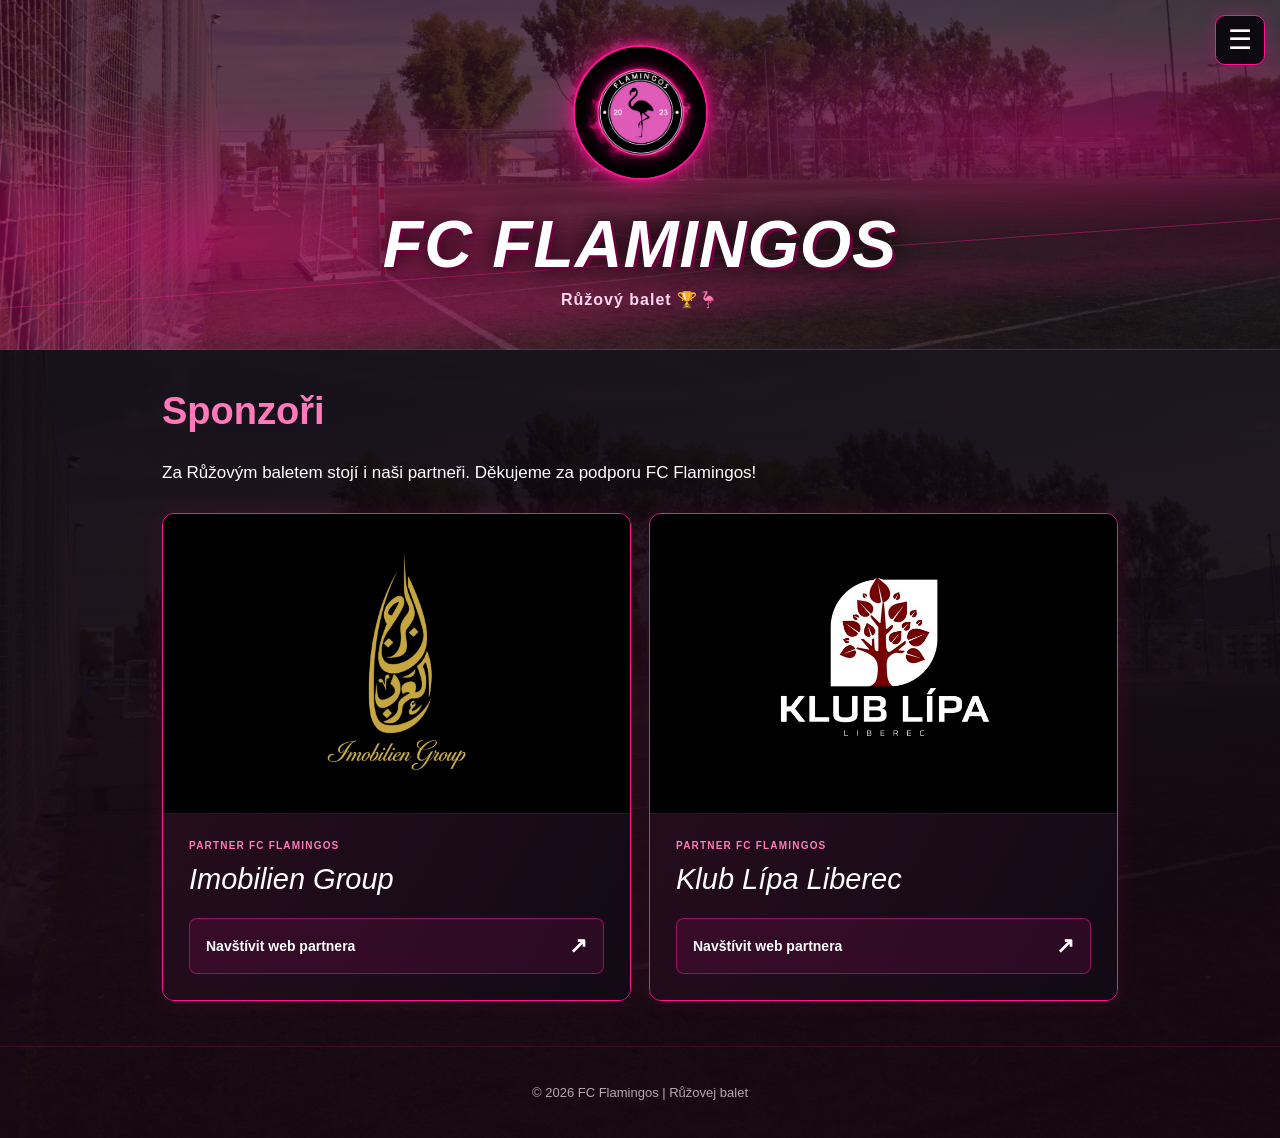
<file: sponzori/index.html>
<!DOCTYPE html>

<html lang="cs">
<head>
<base href="/">
<meta charset="utf-8"/>
<meta content="width=device-width, initial-scale=1" name="viewport"/>
<title>Sponzoři | FC Flamingos</title>
<link href="styles.css" rel="stylesheet"/>
<style>
/* Oprava log: pevná plocha pro obrázek, text pod ní. */
#sponsors .sponsor-card { display:flex; flex-direction:column; min-width:0; }
#sponsors .sponsor-logo { display:block; flex:0 0 auto; width:100%; height:300px; padding:24px; overflow:hidden; background:#000; }
#sponsors .sponsor-logo img { display:block; position:static; width:100%; height:252px; max-width:100%; max-height:252px; object-fit:contain; }
#sponsors .sponsor-content { position:relative; flex:1; background:linear-gradient(120deg,#250c1d,#120a16); }
.home-link.sponsors-link .home-link-icon { color:#ff1493; }
.home-link.sponsors-link .home-link-icon svg { width:42px; height:42px; }
@media(max-width:600px) {
  #sponsors .sponsor-logo { height:270px; padding:20px; }
  #sponsors .sponsor-logo img { height:230px; max-height:230px; }
}
</style>
<style>
.joma-home-banner {display:grid;grid-template-columns:1fr 1fr;gap:28px;align-items:center;margin-top:28px;padding:30px;background:radial-gradient(ellipse at top left,#500d35,transparent 70%),#130b16;border:1px solid #ff1493;border-radius:14px;box-shadow:inset 4px 0 #ff1493,0 0 24px #ff149320;}
.joma-eyebrow{display:block;color:#ff91c8;font-size:11px;font-weight:bold;letter-spacing:1.5px;line-height:1.6;}
#home .joma-home-banner h2{margin:14px 0;color:white;font-family:Impact,'Arial Narrow',Arial,sans-serif;font-size:clamp(28px,4vw,40px);font-weight:normal;font-style:italic;line-height:1.15;}
.joma-banner-copy p{color:#ead8e3;font-size:16px;line-height:1.7;margin:0 0 22px;}
.joma-home-banner button,.joma-partner-link{display:inline-flex;align-items:center;justify-content:center;gap:16px;min-height:50px;padding:14px 18px;color:white;background:#b80061;border:1px solid #ff79bb;border-radius:9px;font-size:15px;font-weight:bold;text-decoration:none;cursor:pointer;}
.joma-home-banner button:hover,.joma-partner-link:hover{background:#d00070;}
.joma-home-banner figure,.joma-article-image{margin:0;min-width:0;}
.joma-home-banner figure img,.joma-article-image img{display:block;width:100%;height:auto;max-width:100%;border-radius:9px;}
.joma-home-banner figcaption,.joma-article-image figcaption{margin-top:9px;color:#c7b3c0;font-size:11px;line-height:1.5;}
.joma-article{border-left:4px solid #ff1493;scroll-margin-top:25px;}
.joma-article-image{margin:24px 0;}
@media(max-width:700px){.joma-home-banner{grid-template-columns:1fr;padding:24px 20px;gap:22px;}.joma-home-banner button{width:100%;}}
</style><style>
.polis-home-banner{grid-template-columns:minmax(0,1.15fr) minmax(0,.85fr);}
#home .polis-home-banner figure{display:flex;justify-content:center;background:#09070a;border-radius:10px;overflow:hidden;}
#home .polis-home-banner figure img{width:100%;height:480px;object-fit:contain;}
.polis-article{border-left:4px solid #ff1493;scroll-margin-top:25px;}
.polis-article p{line-height:1.8;}
.polis-article h4{color:#ff91c8;font-size:20px;margin:28px 0 12px;}
.polis-article-image{width:100%;max-width:520px;margin:26px auto;}
.polis-article-image img{display:block;width:100%;height:auto;border-radius:10px;}
.polis-article-image figcaption{margin-top:10px;color:#c7b3c0;font-size:13px;line-height:1.5;}
@media(max-width:700px){.polis-home-banner{grid-template-columns:1fr;}#home .polis-home-banner figure img{height:auto;max-height:560px;}.polis-article h4{font-size:18px;}}
</style><style>

.menu-content a {
  flex-shrink: 0;
  padding: 13px 12px;
  color: #fff;
  text-align: left;
  font-size: 15px;
  background: #160d19;
  border: 1px solid rgba(255, 20, 147, 0.3);
  border-radius: 7px;
  cursor: pointer;
  transition: background 0.2s;
}


.menu-content a:hover,
.menu-content a[aria-current="page"] {
  background: #720944;
  border-color: var(--pink);
}
.menu-content a{text-decoration:none;display:block;font-weight:normal;}
a.home-link{font-weight:normal;overflow-wrap:normal;}
.joma-home-banner a.article-page-link{display:inline-flex;align-items:center;justify-content:center;gap:16px;min-height:50px;padding:14px 18px;color:white;background:#b80061;border:1px solid #ff79bb;border-radius:9px;font-size:15px;font-weight:bold;text-decoration:none;cursor:pointer;}
.joma-home-banner a.article-page-link:hover{background:#d00070;}
@media(max-width:700px){.joma-home-banner a.article-page-link{width:100%;}}
</style>
</head>
<body data-page="sponsors">
<div class="menu">
<button aria-controls="menu-content" aria-expanded="false" aria-label="Otevřít menu" class="menu-btn" onclick="toggleMenu()" type="button">
        ☰
      </button>
<div class="menu-content" id="menu-content">
<a href="/" data-section="home">Úvod</a>
<a href="/kontakt/" data-section="contact">Kontakt</a>
<a href="/tabulky-a-vysledky/" data-section="results">
          Tabulky a výsledky
        </a>
<a href="/nadchazejici-zapasy/" data-section="matches">
          Nadcházející zápasy
        </a>
<a href="/tym/" data-section="team">Tým</a>
<a href="/o-klubu/" data-section="about">O klubu</a>
<a href="/fotogalerie/" data-section="gallery">
          Fotogalerie
        </a>
<a href="/aktuality/" data-section="news">Aktuality</a>
<a href="/sponzori/" data-section="sponsors" aria-controls="sponsors">Sponzoři</a>
</div>
</div>
<header>
<img alt="Logo FC Flamingos" class="logo" src="logo.png"/>
<h1>FC Flamingos</h1>
<p>Růžový balet 🏆🦩</p>
</header>
<section id="home">
<div class="joma-home-banner polis-home-banner">
<div class="joma-banner-copy"><span class="joma-eyebrow">NOVÁ POSILA · VÍTEJ V RŮŽOVÉM!</span>
<h2>Z akademie Slovanu<br/>do Flamingos. Vítej, Polisi!</h2>
<p>Šestnáctiletý obránce se zkušenostmi z první dorostenecké ligy U17 posílí Růžový balet. Jeho první vystoupení v růžovém plánujeme už na prosincový Xmas Chaos Cup.</p>
<a class="article-page-link" href="/aktuality/#novinky-polis">Více o nové posile <span aria-hidden="true">↗</span></a></div>
<figure><img alt="Polis při přivítání ve FC Flamingos s růžovým dresem. Klubová fotografie ze stories se znaky Slovanu Liberec a Flamingos." height="2048" src="./polis-flamingos.jpeg" width="1159"/></figure></div>
</section>
<section id="contact">
<h2>Kontakt</h2>
<p>Vedení Růžového baletu. Ozvi se nám!</p>
<div class="club-contacts">
<article class="club-contact">
<span class="contact-role">CEO KLUBU</span>
<h3>Matyáš František Hájek</h3>
<a class="contact-phone" href="tel:+420725914956">
<span aria-hidden="true">☎</span>
        +420 725 914 956
      </a>
</article>
<article class="club-contact">
<span class="contact-role">PŘEDSEDA A JEDNATEL MUŽSTVA</span>
<h3>Martin Kulhánek</h3>
<a class="contact-phone" href="tel:+420721666181">
<span aria-hidden="true">☎</span>
        +420 721 666 181
      </a>
</article>
<article class="club-contact">
<span class="contact-role">MANAŽER KLUBU</span>
<h3>Jiří Heiland</h3>
<a class="contact-phone" href="tel:+420608160890">
<span aria-hidden="true">☎</span>
        +420 608 160 890
      </a>
</article>
<article class="club-contact">
<span class="contact-role">KUSTOD MUŽSTVA</span>
<h3>Adrian Forgáč</h3>
<a class="contact-phone" href="tel:+420606820745">
<span aria-hidden="true">☎</span>
        +420 606 820 745
      </a>
</article>
</div>
<div class="club-socials">
<a class="club-social" href="mailto:fc.flamingos.liberec@gmail.com">
<span aria-hidden="true" class="contact-symbol">✉</span>
<span class="contact-social-text">
<strong>NAPIŠ NÁM</strong>
<span>fc.flamingos.liberec@gmail.com</span>
</span>
<span aria-hidden="true">→</span>
</a>
<a class="club-social" href="https://www.instagram.com/fc_flamingos_/" rel="noopener noreferrer" target="_blank">
<span aria-hidden="true" class="contact-symbol">◎</span>
<span class="contact-social-text">
<strong>SLEDUJ FLAMINGOS</strong>
<span>@fc_flamingos_</span>
</span>
<span aria-hidden="true">↗</span>
</a>
<a class="club-social" href="https://www.tiktok.com/@fc_flamingos_" rel="noopener noreferrer" target="_blank">
<span aria-hidden="true" class="contact-symbol">♪</span>
<span class="contact-social-text">
<strong>SLEDUJ NÁŠ TIKTOK</strong>
<span>@fc_flamingos_</span>
</span>
<span aria-hidden="true">↗</span>
</a>
</div>
</section>
<section id="results">
<h2>Tabulky a výsledky</h2>
<a aria-label="Otevřít závěrečnou tabulku v plné velikosti" class="standings-image-link" href="./tabulka.png" rel="noopener noreferrer" target="_blank">
<img alt="Závěrečná tabulka základní části Sudety Cupu, Season VI. FC Flamingos skončili čtvrtí se 41 body." class="standings-image" src="./tabulka.png"/>
</a>
<p class="standings-image-hint">
    Kliknutím otevřeš tabulku v plné velikosti.
  </p>
<h3 class="results-heading">Výsledky základní části</h3>
<div class="results-grid">
<article class="result-round">
<span class="result-round-label">SUDETY CUP · SEASON VI</span>
<h3>01. kolo</h3>
<p class="result-team-label">FC Flamingos proti:</p>
<ul class="result-list">
<li><span>FC Lidi</span><strong>1:0</strong></li>
<li><span>SK Gamble</span><strong>1:0</strong></li>
<li><span>FC Tysa</span><strong>1:1</strong></li>
</ul>
</article>
<article class="result-round">
<span class="result-round-label">SUDETY CUP · SEASON VI</span>
<h3>02. kolo</h3>
<p class="result-team-label">FC Flamingos proti:</p>
<ul class="result-list">
<li><span>FK Fitmonci</span><strong>1:3</strong></li>
<li><span>FC Real Chlastico</span><strong>3:0</strong></li>
<li><span>FC Benfika B</span><strong>3:1</strong></li>
</ul>
</article>
<article class="result-round">
<span class="result-round-label">SUDETY CUP · SEASON VI</span>
<h3>03. kolo</h3>
<p class="result-team-label">FC Flamingos proti:</p>
<ul class="result-list">
<li><span>San Miguel C.F.</span><strong>0:4</strong></li>
<li><span>FC Braničtí Rytíři</span><strong>1:3</strong></li>
<li><span>Sudeťáci</span><strong>0:1</strong></li>
</ul>
</article>
<article class="result-round">
<span class="result-round-label">SUDETY CUP · SEASON VI</span>
<h3>04. kolo</h3>
<p class="result-team-label">FC Flamingos proti:</p>
<ul class="result-list">
<li><span>FC Lidi</span><strong>3:3</strong></li>
<li><span>SK Gamble</span><strong>3:4</strong></li>
<li><span>FC Tysa</span><strong>1:0</strong></li>
</ul>
</article>
<article class="result-round">
<span class="result-round-label">SUDETY CUP · SEASON VI</span>
<h3>05. kolo</h3>
<p class="result-team-label">FC Flamingos proti:</p>
<ul class="result-list">
<li>
<span>FK Fitmonci<small>Dohráno v 11. kole</small></span>
<strong>3:2</strong>
</li>
<li><span>FC Real Chlastico</span><strong>2:2</strong></li>
<li><span>FC Benfika B</span><strong>1:0</strong></li>
</ul>
</article>
<article class="result-round">
<span class="result-round-label">SUDETY CUP · SEASON VI</span>
<h3>06. kolo</h3>
<p class="result-team-label">FC Flamingos proti:</p>
<ul class="result-list">
<li><span>San Miguel C.F.</span><strong>0:3</strong></li>
<li><span>FC Braničtí Rytíři</span><strong>3:1</strong></li>
<li><span>Sudeťáci</span><strong>2:0</strong></li>
</ul>
</article>
<article class="result-round">
<span class="result-round-label">SUDETY CUP · SEASON VI</span>
<h3>07. kolo</h3>
<p class="result-team-label">FC Flamingos proti:</p>
<ul class="result-list">
<li><span>FC Lidi</span><strong>3:1</strong></li>
<li><span>SK Gamble</span><strong>2:4</strong></li>
<li><span>FC Tysa</span><strong>1:3</strong></li>
</ul>
</article>
<article class="result-round">
<span class="result-round-label">SUDETY CUP · SEASON VI</span>
<h3>08. kolo</h3>
<p class="result-team-label">FC Flamingos proti:</p>
<ul class="result-list">
<li><span>FK Fitmonci</span><strong>2:1</strong></li>
<li><span>FC Real Chlastico</span><strong>0:1</strong></li>
<li><span>FC Benfika B</span><strong>1:5</strong></li>
</ul>
</article>
<article class="result-round">
<span class="result-round-label">SUDETY CUP · SEASON VI</span>
<h3>09. kolo</h3>
<p class="result-team-label">FC Flamingos proti:</p>
<ul class="result-list">
<li><span>San Miguel C.F.</span><strong>1:1</strong></li>
<li><span>FC Braničtí Rytíři</span><strong>2:1</strong></li>
<li><span>Sudeťáci</span><strong>3:0</strong></li>
</ul>
</article>
<article class="result-round">
<span class="result-round-label">SUDETY CUP · SEASON VI</span>
<h3>10. kolo</h3>
<p class="result-team-label">FC Flamingos proti:</p>
<ul class="result-list">
<li><span>FC Lidi</span><strong>6:0</strong></li>
<li><span>SK Gamble</span><strong>1:0</strong></li>
<li><span>FC Tysa</span><strong>3:1</strong></li>
</ul>
</article>
<article class="result-round">
<span class="result-round-label">SUDETY CUP · SEASON VI</span>
<h3>11. kolo</h3>
<p class="result-team-label">FC Flamingos proti:</p>
<ul class="result-list">
<li><span>FK Fitmonci</span><strong>5:0</strong></li>
<li><span>FC Real Chlastico</span><strong>0:0</strong></li>
<li><span>FC Benfika B</span><strong>2:2</strong></li>
<li>
<span>FK Fitmonci<small>Dohrávka 5. kola</small></span>
<strong>3:2</strong>
</li>
</ul>
</article>
<article class="result-round">
<span class="result-round-label">SUDETY CUP · SEASON VI</span>
<h3>12. kolo</h3>
<p class="result-team-label">FC Flamingos proti:</p>
<ul class="result-list">
<li><span>San Miguel C.F.</span><strong>0:0</strong></li>
<li><span>FC Braničtí Rytíři</span><strong>1:3</strong></li>
<li><span>Sudeťáci</span><strong>0:1</strong></li>
</ul>
</article>
</div>
<div class="round-box playoff-box">
<h3>🏆 Play-off Sudety Cupu</h3>
<p><strong>20. 6. 2026</strong></p>
<p>📍 Na Rozcestí — Vratislavice nad Nisou</p>
<div class="playoff-match">
<h4>Čtvrtfinále</h4>
<p>FC Flamingos vs SK Gamble <strong>3:2</strong></p>
</div>
<div class="playoff-match">
<h4>Semifinále</h4>
<p>FC Flamingos vs San Miguel C. F. <strong>0:4</strong></p>
</div>
<div class="playoff-match">
<h4>Zápas o třetí místo</h4>
<p>FC Flamingos vs FC Braničtí Rytíři <strong>1:1</strong></p>
<p>Po penaltách <strong>5:3</strong></p>
</div>
<p class="achievement">
      🥉 V play-off jsme získali historické třetí místo!
    </p>
</div>
</section>
<section id="matches">
<h2>Nadcházející zápasy</h2>
<div class="round-box">
<h3>Další zápasy připravujeme</h3>
<p>
      Termíny zápasů pro nadcházející sezónu brzy zveřejníme.
      Sledujte náš web a sociální sítě, ať vám nic neunikne!
    </p>
</div>
</section>
<section id="team">
<h2>Tým</h2>
<h3 class="position-title">Brankáři</h3>
<div class="players-grid">
<div class="player-card">
<img alt="Dmitriy Jerasov" src="dyma.jpg"/>
<h3>Dmitriy Jerasov</h3>
<p><strong>Pozice:</strong> Brankář</p>
<p><strong>Číslo:</strong> 99</p>
<p><strong>Věk:</strong> 23 let</p>
<p>
<strong>Statistiky:</strong> 11 čistých kont, 1 gól, 10 asistencí
          </p>
</div>
<div class="player-card">
<img alt="Lukáš Votruba" src="luky.jpg"/>
<h3>Lukáš Votruba</h3>
<p><strong>Pozice:</strong> Brankář</p>
<p><strong>Číslo:</strong> 1</p>
<p><strong>Věk:</strong> 17 let</p>
<p><strong>Statistiky:</strong> 1 čisté konto</p>
</div>
</div>
<h3 class="position-title">Obránci</h3>
<div class="players-grid">
<div class="player-card">
<img alt="Martin Kulhánek" src="martin.jpg"/>
<h3>Martin Kulhánek</h3>
<p><strong>Pozice:</strong> Obránce</p>
<p><strong>Číslo:</strong> 66</p>
<p><strong>Věk:</strong> 19 let</p>
<p><strong>Statistiky:</strong> 4 góly, 5 asistencí</p>
</div>
<div class="player-card">
<img alt="Ivo Rejnart" src="ivo.jpg"/>
<h3>Ivo Rejnart</h3>
<p><strong>Pozice:</strong> Obránce</p>
<p><strong>Číslo:</strong> 4</p>
<p><strong>Věk:</strong> 20 let</p>
<p><strong>Statistiky:</strong> -</p>
</div>
<div class="player-card">
<img alt="Kristián Bohun" src="kris.jpg"/>
<h3>Kristián Bohun</h3>
<p><strong>Pozice:</strong> Obránce</p>
<p><strong>Číslo:</strong> 13</p>
<p><strong>Věk:</strong> 19 let</p>
<p><strong>Statistiky:</strong> 3 góly</p>
</div>
<div class="player-card">
<img alt="Daniel Kott" src="kott.jpg"/>
<h3>Daniel Kott</h3>
<p><strong>Pozice:</strong> Obránce</p>
<p><strong>Číslo:</strong> 69</p>
<p><strong>Věk:</strong> 21 let</p>
<p><strong>Statistiky:</strong> 1 gól, 5 asistencí</p>
</div>
</div>
<h3 class="position-title">Záložníci</h3>
<div class="players-grid">
<div class="player-card">
<img alt="Fabián Abrt" src="fabi.jpg"/>
<h3>Fabián Abrt</h3>
<p><strong>Pozice:</strong> Záložník</p>
<p><strong>Číslo:</strong> 28</p>
<p><strong>Věk:</strong> 19 let</p>
<p><strong>Statistiky:</strong> 9 gólů, 4 asistence</p>
</div>
<div class="player-card">
<img alt="Jiří Heiland" src="jirka.jpg"/>
<h3>Jiří Heiland</h3>
<p><strong>Pozice:</strong> Záložník</p>
<p><strong>Číslo:</strong> 11</p>
<p><strong>Věk:</strong> 19 let</p>
<p><strong>Statistiky:</strong> 1 asistence</p>
</div>
<div class="player-card">
<img alt="Jan Albrecht" src="honza.jpg"/>
<h3>Jan Albrecht</h3>
<p><strong>Pozice:</strong> Záložník</p>
<p><strong>Číslo:</strong> 14</p>
<p><strong>Věk:</strong> 17 let</p>
<p><strong>Statistiky:</strong> 3 góly, 2 asistence</p>
</div>
<div class="player-card">
<img alt="Matyáš František Hájek" src="hajek.jpg"/>
<h3>Matyáš František Hájek</h3>
<p><strong>Pozice:</strong> Záložník</p>
<p><strong>Číslo:</strong> 10</p>
<p><strong>Věk:</strong> 20 let</p>
<p><strong>Statistiky:</strong> 9 gólů, 15 asistencí</p>
</div>
<div class="player-card">
<img alt="Jan Klust" src="klusty.jpg"/>
<h3>Jan Klust</h3>
<p><strong>Pozice:</strong> Záložník</p>
<p><strong>Číslo:</strong> 6</p>
<p><strong>Věk:</strong> 19 let</p>
<p><strong>Statistiky:</strong> 24 gólů, 7 asistencí</p>
</div>
</div>
<h3 class="position-title">Útočníci</h3>
<div class="players-grid">
<div class="player-card">
<img alt="Denis Dušek" src="dena.jpg"/>
<h3>Denis Dušek</h3>
<p><strong>Pozice:</strong> Útočník</p>
<p><strong>Číslo:</strong> 27</p>
<p><strong>Věk:</strong> 19 let</p>
<p><strong>Statistiky:</strong> 8 gólů, 3 asistence</p>
</div>
<div class="player-card">
<img alt="Ondřej Šimek" src="simek.jpg"/>
<h3>Ondřej Šimek</h3>
<p><strong>Pozice:</strong> Útočník</p>
<p><strong>Číslo:</strong> 23</p>
<p><strong>Věk:</strong> 19 let</p>
<p><strong>Statistiky:</strong> 3 góly, 5 asistencí</p>
</div>
<div class="player-card">
<img alt="Ondřej Průša" src="ondra.jpg"/>
<h3>Ondřej Průša</h3>
<p><strong>Pozice:</strong> Útočník</p>
<p><strong>Číslo:</strong> 7</p>
<p><strong>Věk:</strong> 20 let</p>
<p><strong>Statistiky:</strong> 3 góly, 4 asistence</p>
</div>
<div class="player-card">
<img alt="Adrián Forgáč" src="forgy.jpg"/>
<h3>Adrián Forgáč</h3>
<p><strong>Pozice:</strong> Útočník</p>
<p><strong>Číslo:</strong> 8</p>
<p><strong>Věk:</strong> 21 let</p>
<p><strong>Statistiky:</strong> -</p>
</div>
</div>
</section>
<section id="about">
<h2>O klubu</h2>
<div class="card">
<h3>Historie klubu</h3>
<p>
          FC Flamingos vznikl na podzim roku 2023 v Liberci. Klub založili
          současný kapitán a historicky nejlepší střelec Matyáš František Hájek
          a klubová legenda David Drobný.
        </p>
<p>
          Začátky byly poměrně krušné a výsledky nebyly vždy příznivé. Během
          následujících sezón se však výrazně proměnila kostra týmu. Přišla řada
          opor, které pomohly klubu posunout se vpřed.
        </p>
<p>
          Naše barvy jsou růžová a černá a přezdívka „Růžový balet“ k nám
          neodmyslitelně patří. Působíme v soutěži Sudety Cup a dění kolem klubu
          sdílíme také na sociálních sítích.
        </p>
</div>
<div class="card">
<h3>🥉 Historický úspěch</h3>
<p>
          V základní části Season VI jsme obsadili čtvrté místo se 41 body po 36
          zápasech.
        </p>
<p>
          V play-off Sudety Cupu 2026 jsme vybojovali historické třetí místo. Ve
          čtvrtfinále jsme porazili SK Gamble 3:2. Po semifinálové porážce 0:4 s
          San Miguel C. F. jsme v zápase o třetí místo remizovali s FC Braničtí
          Rytíři 1:1 a penaltový rozstřel vyhráli 5:3, a zaslouženě jsem si tak
          připsali historické třetí místo.
        </p>
</div>
</section>
<section id="gallery">
<h2>Fotogalerie 2026/27</h2>
<p>
          Momentky ze zápasů, emoce i dění kolem hřiště. Vyber si kolo a otevři
          celé fotoalbum na Zoneramě. Alba obsahují fotografie všech týmů Sudety
          Cupu.
        </p>
<div class="photo-albums">
<article class="album-card album-playoff">
<span class="album-label">🏆 Play-off</span>
<h3>Play-off Sudety Cupu</h3>
<p class="album-date">20. 6. 2026</p>
<p>
              Vzpomínky na turnaj, ze kterého jsme přivezli historické třetí
              místo.
            </p>
<div class="album-links">
<a href="https://us.zonerama.com/kacikbofoto/Album/1000427813" rel="noopener noreferrer" target="_blank">📸 kacikbo.foto ↗</a>
<a href="https://eu.zonerama.com/SarkaMakovskaPhotogallery/Album/15639155" rel="noopener noreferrer" target="_blank">📸 Šárka Makovská ↗</a>
</div>
</article>
<article class="album-card">
<span class="album-label">Sudety Cup · Season VI</span>
<h3>12. kolo</h3>
<p class="album-date">7. 6. 2026</p>
<div class="album-links">
<a href="https://eu.zonerama.com/SarkaMakovskaPhotogallery/Album/15531288" rel="noopener noreferrer" target="_blank">📸 Šárka Makovská ↗</a>
</div>
</article>
<article class="album-card">
<span class="album-label">Sudety Cup · Season VI</span>
<h3>11. kolo</h3>
<p class="album-date">31. 5. 2026</p>
<div class="album-links">
<a href="https://eu.zonerama.com/SarkaMakovskaPhotogallery/Album/15524873" rel="noopener noreferrer" target="_blank">📸 Šárka Makovská ↗</a>
</div>
</article>
<article class="album-card">
<span class="album-label">Sudety Cup · Season VI</span>
<h3>Zápasy 10. května</h3>
<p class="album-date">10. 5. 2026</p>
<div class="album-links">
<a href="https://us.zonerama.com/kacikbofoto/Album/1000411940" rel="noopener noreferrer" target="_blank">📸 kacikbo.foto ↗</a>
</div>
</article>
<article class="album-card">
<span class="album-label">Sudety Cup · Season VI</span>
<h3>6. kolo</h3>
<p class="album-date">26. 4. 2026</p>
<div class="album-links">
<a href="https://eu.zonerama.com/SarkaMakovskaPhotogallery/Album/15178739" rel="noopener noreferrer" target="_blank">📸 Šárka Makovská ↗</a>
</div>
</article>
<article class="album-card">
<span class="album-label">Sudety Cup · Season VI</span>
<h3>5. kolo</h3>
<p class="album-date">19. 4. 2026</p>
<div class="album-links">
<a href="https://eu.zonerama.com/SarkaMakovskaPhotogallery/Album/15133690" rel="noopener noreferrer" target="_blank">📸 Šárka Makovská ↗</a>
</div>
</article>
<article class="album-card">
<span class="album-label">Sudety Cup · Season VI</span>
<h3>3. kolo</h3>
<p class="album-date">29. 3. 2026</p>
<div class="album-links">
<a href="https://eu.zonerama.com/SarkaMakovskaPhotogallery/Album/15004577" rel="noopener noreferrer" target="_blank">📸 Šárka Makovská ↗</a>
</div>
</article>
<article class="album-card">
<span class="album-label">Sudety Cup · Season VI</span>
<h3>2. kolo</h3>
<p class="album-date">22. 3. 2026</p>
<div class="album-links">
<a href="https://us.zonerama.com/kacikbofoto/Album/1000388332" rel="noopener noreferrer" target="_blank">📸 kacikbo.foto ↗</a>
<a href="https://eu.zonerama.com/SarkaMakovskaPhotogallery/Album/14965530" rel="noopener noreferrer" target="_blank">📸 Šárka Makovská ↗</a>
</div>
</article>
<article class="album-card">
<span class="album-label">Sudety Cup · Season VI</span>
<h3>1. kolo</h3>
<p class="album-date">15. 3. 2026</p>
<div class="album-links">
<a href="https://eu.zonerama.com/SarkaMakovskaPhotogallery/Album/14915869" rel="noopener noreferrer" target="_blank">📸 Šárka Makovská ↗</a>
</div>
</article>
</div>
</section>
<section id="news">
<h2>Aktuality</h2><article class="news-card polis-article" id="novinky-polis">
<span class="joma-eyebrow">NOVÁ POSILA · FC FLAMINGOS</span>
<h3>Posila z akademie Slovanu Liberec. Polis míří do Flamingos!</h3>
<p><strong>Růžový balet vítá novou posilu! Přidává se k nám Polis, teprve šestnáctiletý talent a pilíř obrany z akademie FC Slovan Liberec.</strong> Máme radost, že náš tým rozšíří mladý hráč s chutí hrát a posouvat se dál.</p>
<figure class="polis-article-image"><img alt="Polis a zástupce FC Flamingos společně drží růžový klubový dres při přivítání nové posily." height="2048" loading="lazy" src="./polis-flamingos.jpeg" width="1159"/><figcaption>Ze Slovanu do růžového. Vítej ve Flamingos, Polisi!</figcaption></figure>
<h4>Zkušenosti z dorosteneckého fotbalu</h4>
<p>Polis v současnosti hájí barvy <strong>FC Slovan Liberec ve druhé dorostenecké lize U17</strong>. Zkušenosti má také z <strong>první dorostenecké ligy U17</strong>. Do naší obrany tak přinese zkušenosti z akademického prostředí i mladou energii.</p>
<h4>Zájem, který nás těší</h4>
<p>O zapojení do FC Flamingos projevil Polis obrovský zájem a my jsme rádi, že si cestu k našemu klubu nacházejí i nadějní mladí hráči z akademií. Je to pro nás povzbuzení a další motivace pokračovat v práci, díky které se Růžový balet postupně posouvá dál.</p>
<h4>Poprvé v růžovém už v prosinci</h4>
<p>Na jeho první vystoupení v růžovém dresu se můžete těšit už na <strong>Xmas Chaos Cupu v prosinci 2026</strong>. Přijďte podpořit Flamingos a přivítat naši novou posilu!</p>
<p><strong>Vítej mezi námi, Polisi. Těšíme se na společné zápasy!</strong></p>
</article><article class="news-card joma-article" id="novinky-joma">
<span class="joma-eyebrow">PARTNEŘI · KLUBOVÉ VYBAVENÍ</span>
<h3>Imobilien Group posouvá Flamingos dál. Čekají nás nové soupravy Joma!</h3>
<p>Máme obrovskou radost! Společnost <strong>Imobilien Group</strong> podpořila FC Flamingos sponzorským darem ve výši <strong>přibližně 20 000 Kč</strong>. Pro náš klub je to významná pomoc a další velký krok vpřed.</p>
<p>Díky této podpoře budeme mít nové klubové vybavení značky <strong>Joma</strong>. Připravujeme černé mikiny, tepláky a šortky s růžovým znakem Flamingos a personalizací pro jednotlivé hráče. Iniciály a číslo, například <strong>MH10, MK66 nebo DJ99</strong>, budou umístěné pod klubovým logem. Na zádech mikiny zůstane nápis FC FLAMINGOS.</p>
<figure class="joma-article-image"><img alt="Orientační návrh klubového balíčku Joma: mikina zepředu a zezadu, tepláky a šortky." loading="lazy" src="./joma-soupravy.png"/><figcaption>Orientační vizualizace — finální provedení se může lišit.</figcaption></figure>
<p>Jednotné oblečení pro nás znamená víc než jen nový vzhled. Pomůže nám reprezentovat klub při cestách na zápasy i mimo hřiště a podtrhne to, co Flamingos spojuje — týmového ducha a chuť posouvat se dál.</p>
<p><strong>Celé společnosti Imobilien Group děkujeme za důvěru a podporu. Velmi si vážíme toho, že nám pomáháte budovat další kapitolu Růžového baletu!</strong></p>
<a class="joma-partner-link" href="http://www.imobilien.cz/html/onas.htm" rel="noopener noreferrer" target="_blank">Poznejte našeho partnera Imobilien Group ↗</a>
</article>
<article class="news-card sponsor-news">
<span class="sponsor-news-label">SPOLUPRÁCE · FC FLAMINGOS</span>
<h3>Hledáme partnery pro další kapitolu Růžového baletu!</h3>
<p>FC Flamingos je klub malého fotbalu z Liberce. Od roku 2023 budujeme tým, který spojuje chuť hrát, týmového ducha a výrazné růžovo-černé barvy. Teď hledáme další partnery, kteří nám pomohou posunout klub dál.</p>
<h4>Jak nás můžete podpořit?</h4>
<p>Uvítáme finanční podporu na chod klubu, startovné v soutěžích a další rozvoj. Pomůže nám také materiální podpora — například dresy, tréninkové oblečení, míče nebo jiné sportovní vybavení. Prostor je i pro spolupráci formou služeb či společných akcí.</p>
<h4>Co můžeme nabídnout?</h4>
<p>Prezentaci vaší firmy na klubovém webu s logem a odkazem, zmínky a poděkování na našich sociálních sítích nebo společný obsah. Podle rozsahu spolupráce se můžeme domluvit také na umístění loga na dresech, klubovém oblečení či reklamních bannerech při akcích, kde to pořadatel umožní.</p>
<p>Nemusí jít o velkou firmu ani vysokou částku. Rádi se domluvíme s místními podnikateli i většími společnostmi a připravíme spolupráci podle vašich možností.</p>
<p><strong>Chcete být vidět společně s FC Flamingos? Napište nám a pojďme probrat možnosti!</strong></p>
<a class="sponsor-news-contact" href="mailto:fc.flamingos.liberec@gmail.com?subject=Spolupr%C3%A1ce%20s%20FC%20Flamingos">Napište nám: fc.flamingos.liberec@gmail.com <span aria-hidden="true">↗</span></a>
</article>
<div class="news-card">
<h3>Pro nadcházející sezónu Sudety Cupu 2026/27 chystáme B tým!</h3>
<p>
          FC Flamingos se připravuje na další krok — pro nadcházející sezónu
          plánujeme vytvoření B týmu! Chceme rozšířit náš klub a dát prostor
          dalším hráčům, kteří mají chuť obléknout růžovo-černé barvy.
        </p>
<p>
          Přípravy jsou zatím na začátku a podrobnosti o soupisce i fungování
          týmu postupně představíme. Sledujte náš web a Instagram, kde se
          dozvíte další novinky.
        </p>
<p>Nová kapitola Růžového baletu se blíží! 🦩</p>
</div>
</section>
<section id="sponsors" class="active">
<h2>Sponzoři</h2>
<p>
    Za Růžovým baletem stojí i naši partneři.
    Děkujeme za podporu FC Flamingos!
  </p>
<div class="sponsors-grid">
<article class="sponsor-card">
<div class="sponsor-logo">
<img alt="Imobilien Group" loading="lazy" src="./sponzor-imobilien.png"/>
</div>
<div class="sponsor-content">
<span class="sponsor-label">PARTNER FC FLAMINGOS</span>
<h3>Imobilien Group</h3>
<a class="sponsor-link" href="http://www.imobilien.cz/html/onas.htm" rel="noopener noreferrer" target="_blank">
          Navštívit web partnera
          <span aria-hidden="true">↗</span>
</a>
</div>
</article>
<article class="sponsor-card">
<div class="sponsor-logo">
<img alt="Klub Lípa Liberec" loading="lazy" src="./sponzor-lipa.jpeg"/>
</div>
<div class="sponsor-content">
<span class="sponsor-label">PARTNER FC FLAMINGOS</span>
<h3>Klub Lípa Liberec</h3>
<a class="sponsor-link" href="https://klublipa.cz/" rel="noopener noreferrer" target="_blank">
          Navštívit web partnera
          <span aria-hidden="true">↗</span>
</a>
</div>
</article>
</div>
</section>
<footer>
<p>© 2026 FC Flamingos | Růžovej balet</p>
</footer>
<script src="script.js"></script>
<script>
/* Růžová ikona spolupráce místo barevného emoji. */
(function () {
  const icon = document.querySelector('.sponsors-link .home-link-icon');
  if (icon) {
    icon.innerHTML = '<svg viewBox="0 0 24 24" fill="none" stroke="currentColor" stroke-width="1.8" stroke-linecap="round" stroke-linejoin="round" aria-hidden="true" focusable="false"><path d="m11 17 2 2a1 1 0 1 0 3-3"/><path d="m14 14 2.5 2.5a1 1 0 1 0 3-3l-4-4a3 3 0 0 0-4 0l-.9.9a1 1 0 1 1-3-3l2.9-2.9a5.5 5.5 0 0 1 6 0l.4.2a2 2 0 0 0 1 .3H21"/><path d="m21 3 1 11h-2M3 3 2 14h2l6 6a1 1 0 1 0 3-3M3 5h5"/></svg>';
  }
})();
</script>
<script>
function showJomaArticle() {
  showSection('news');
  window.requestAnimationFrame(function () {
    const article = document.getElementById('novinky-joma');
    if (!article) return;
    const heading = article.querySelector('h3');
    heading.setAttribute('tabindex', '-1');
    heading.focus({preventScroll:true});
    article.scrollIntoView({behavior:'instant',block:'start'});
  });
}
</script><script>
function showPolisArticle() {
  showSection('news');
  window.requestAnimationFrame(function () {
    const article = document.getElementById('novinky-polis');
    if (!article) return;
    const heading = article.querySelector('h3');
    heading.setAttribute('tabindex', '-1');
    heading.focus({preventScroll:true});
    article.scrollIntoView({behavior:'instant',block:'start'});
  });
}
</script><script src="page-navigation.js"></script>
</body>
</html>
</file>
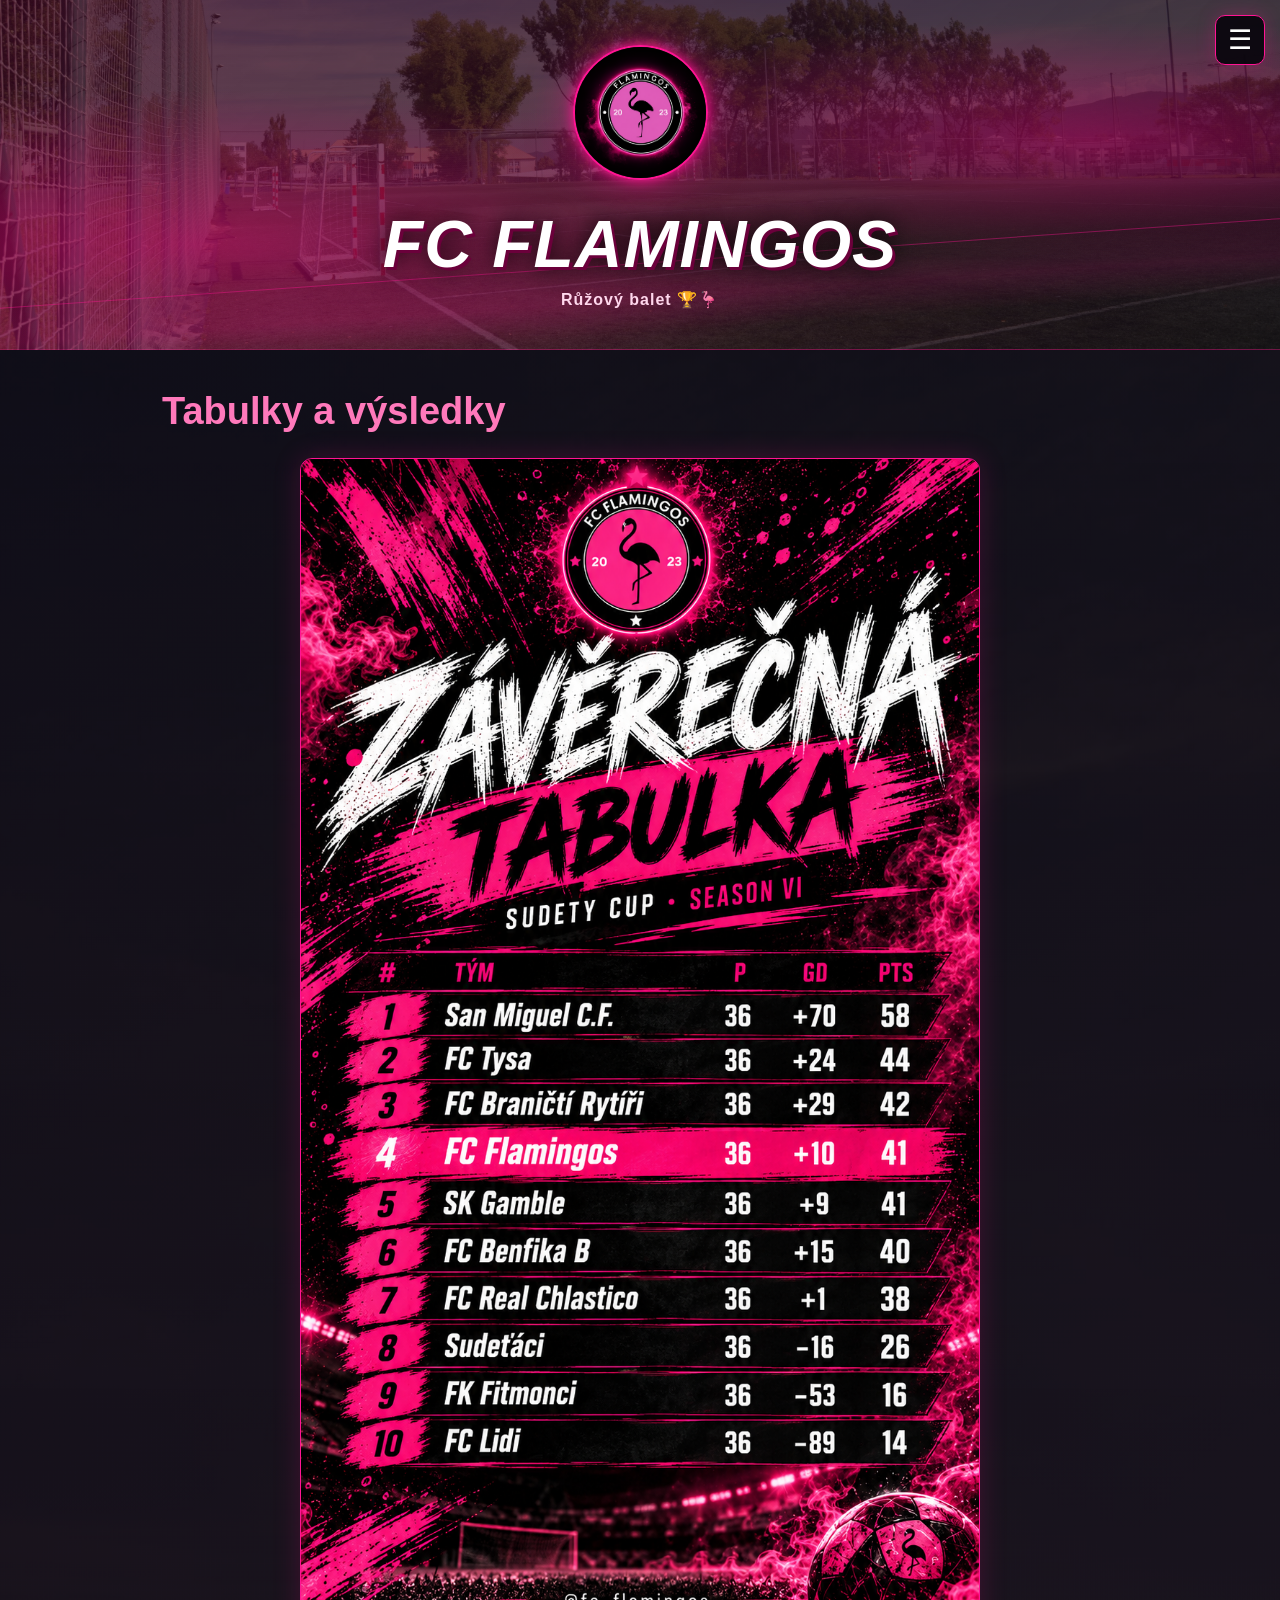
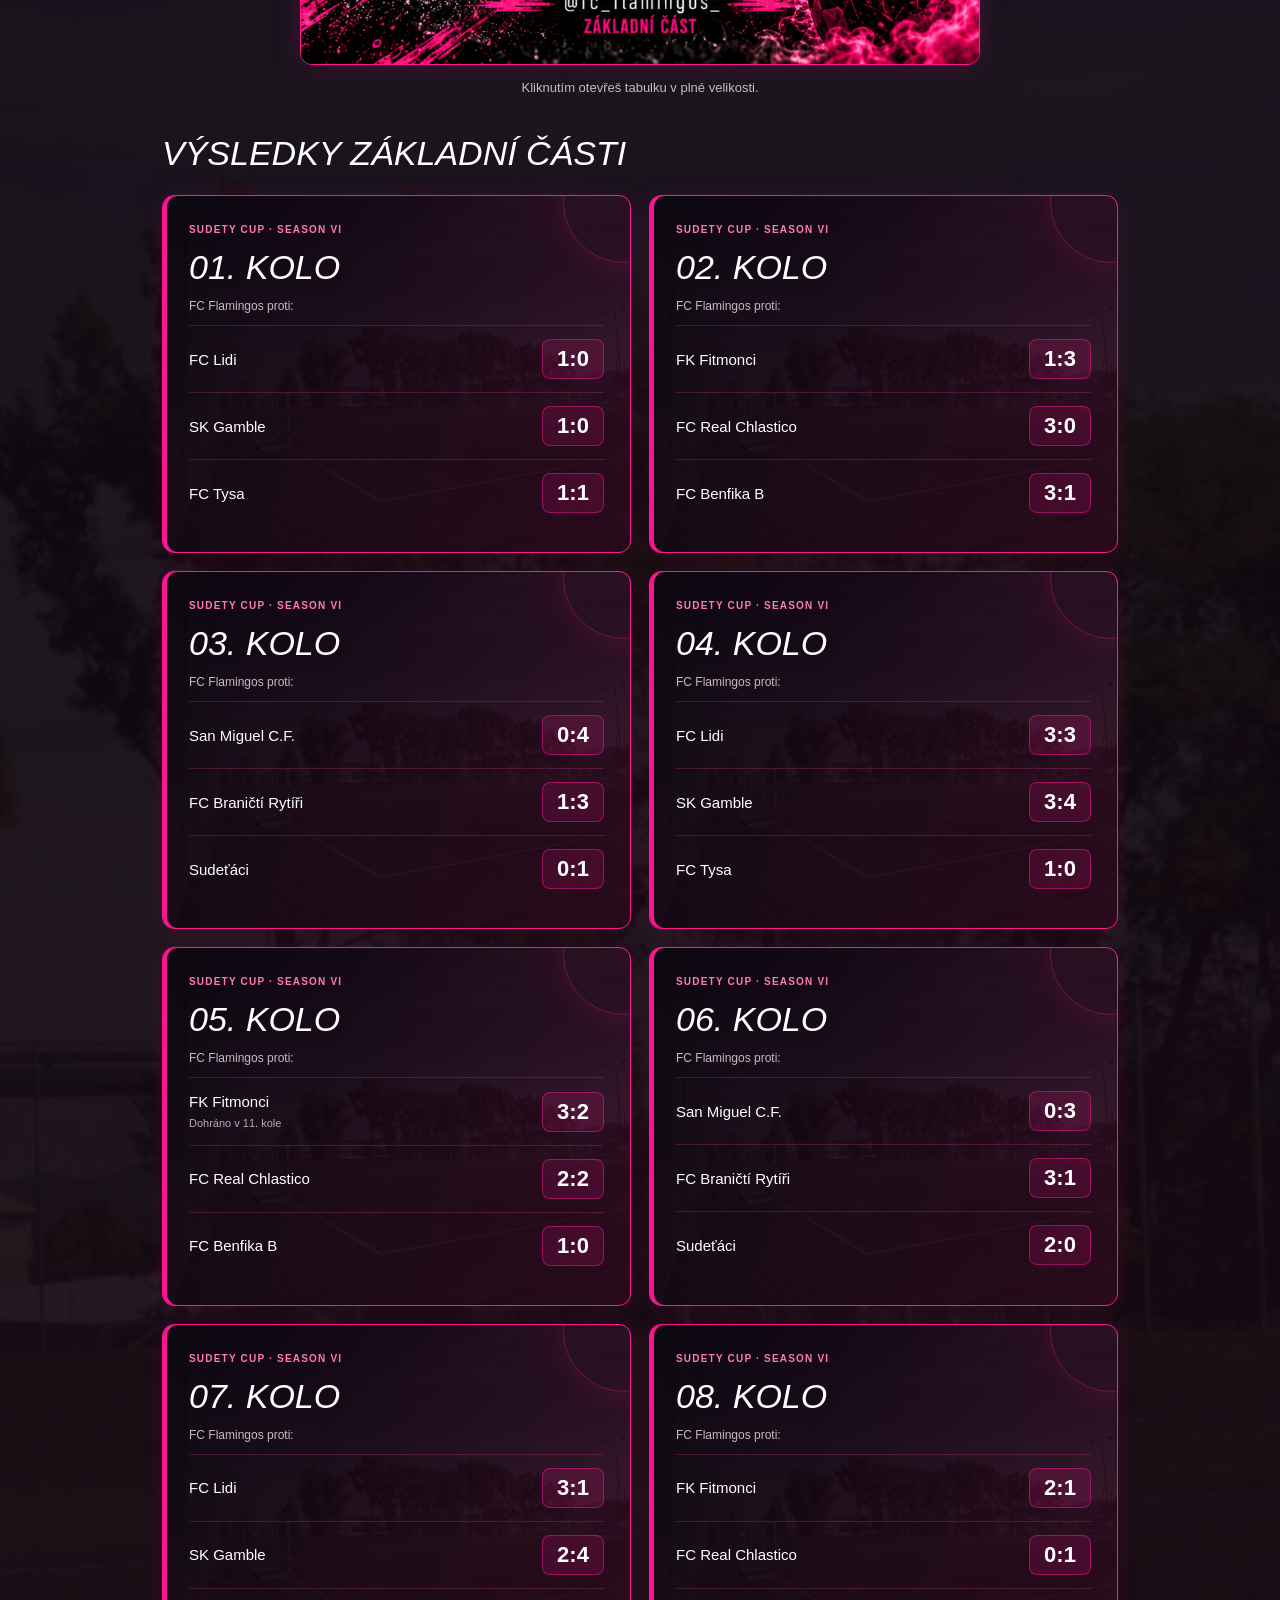
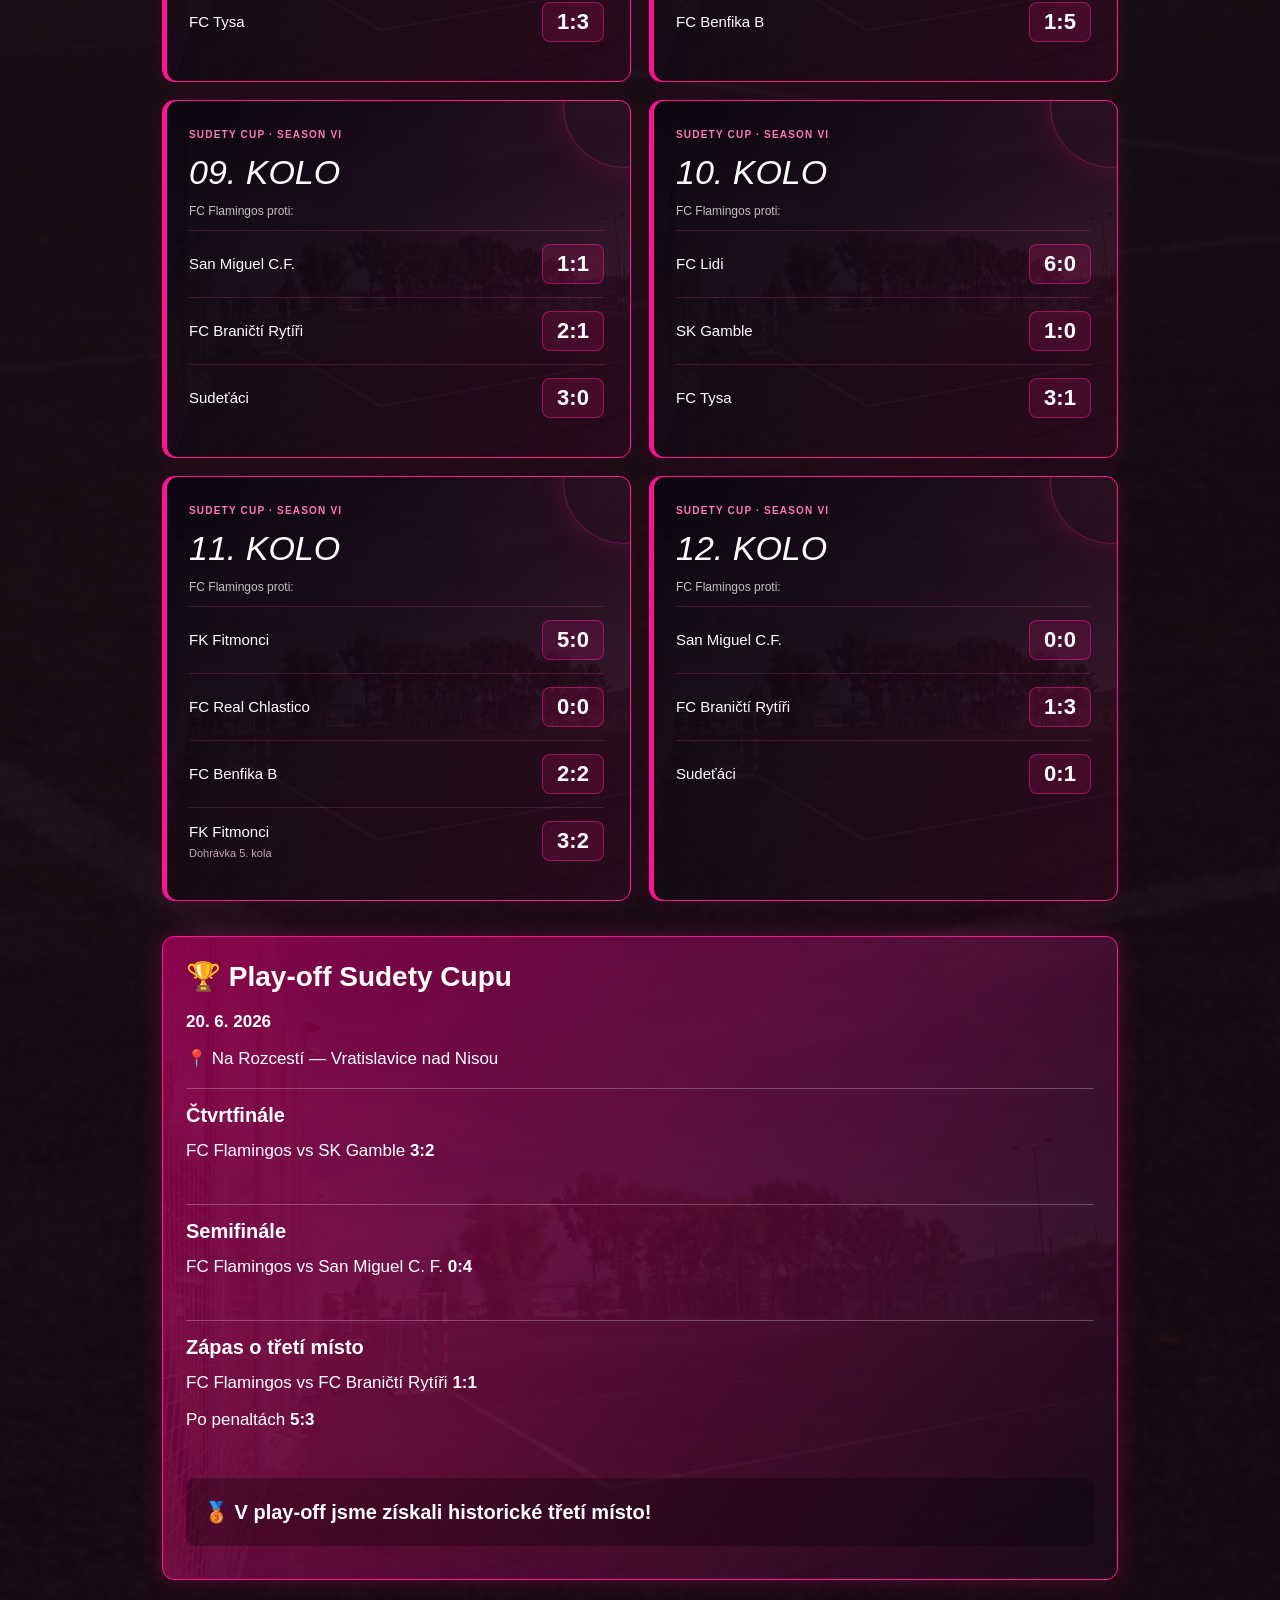
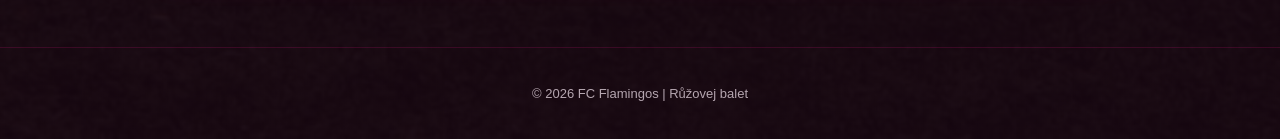
<file: tabulky-a-vysledky/index.html>
<!DOCTYPE html>

<html lang="cs">
<head>
<base href="/">
<meta charset="utf-8"/>
<meta content="width=device-width, initial-scale=1" name="viewport"/>
<title>Tabulky a výsledky | FC Flamingos</title>
<link href="styles.css" rel="stylesheet"/>
<style>
/* Oprava log: pevná plocha pro obrázek, text pod ní. */
#sponsors .sponsor-card { display:flex; flex-direction:column; min-width:0; }
#sponsors .sponsor-logo { display:block; flex:0 0 auto; width:100%; height:300px; padding:24px; overflow:hidden; background:#000; }
#sponsors .sponsor-logo img { display:block; position:static; width:100%; height:252px; max-width:100%; max-height:252px; object-fit:contain; }
#sponsors .sponsor-content { position:relative; flex:1; background:linear-gradient(120deg,#250c1d,#120a16); }
.home-link.sponsors-link .home-link-icon { color:#ff1493; }
.home-link.sponsors-link .home-link-icon svg { width:42px; height:42px; }
@media(max-width:600px) {
  #sponsors .sponsor-logo { height:270px; padding:20px; }
  #sponsors .sponsor-logo img { height:230px; max-height:230px; }
}
</style>
<style>
.joma-home-banner {display:grid;grid-template-columns:1fr 1fr;gap:28px;align-items:center;margin-top:28px;padding:30px;background:radial-gradient(ellipse at top left,#500d35,transparent 70%),#130b16;border:1px solid #ff1493;border-radius:14px;box-shadow:inset 4px 0 #ff1493,0 0 24px #ff149320;}
.joma-eyebrow{display:block;color:#ff91c8;font-size:11px;font-weight:bold;letter-spacing:1.5px;line-height:1.6;}
#home .joma-home-banner h2{margin:14px 0;color:white;font-family:Impact,'Arial Narrow',Arial,sans-serif;font-size:clamp(28px,4vw,40px);font-weight:normal;font-style:italic;line-height:1.15;}
.joma-banner-copy p{color:#ead8e3;font-size:16px;line-height:1.7;margin:0 0 22px;}
.joma-home-banner button,.joma-partner-link{display:inline-flex;align-items:center;justify-content:center;gap:16px;min-height:50px;padding:14px 18px;color:white;background:#b80061;border:1px solid #ff79bb;border-radius:9px;font-size:15px;font-weight:bold;text-decoration:none;cursor:pointer;}
.joma-home-banner button:hover,.joma-partner-link:hover{background:#d00070;}
.joma-home-banner figure,.joma-article-image{margin:0;min-width:0;}
.joma-home-banner figure img,.joma-article-image img{display:block;width:100%;height:auto;max-width:100%;border-radius:9px;}
.joma-home-banner figcaption,.joma-article-image figcaption{margin-top:9px;color:#c7b3c0;font-size:11px;line-height:1.5;}
.joma-article{border-left:4px solid #ff1493;scroll-margin-top:25px;}
.joma-article-image{margin:24px 0;}
@media(max-width:700px){.joma-home-banner{grid-template-columns:1fr;padding:24px 20px;gap:22px;}.joma-home-banner button{width:100%;}}
</style><style>
.polis-home-banner{grid-template-columns:minmax(0,1.15fr) minmax(0,.85fr);}
#home .polis-home-banner figure{display:flex;justify-content:center;background:#09070a;border-radius:10px;overflow:hidden;}
#home .polis-home-banner figure img{width:100%;height:480px;object-fit:contain;}
.polis-article{border-left:4px solid #ff1493;scroll-margin-top:25px;}
.polis-article p{line-height:1.8;}
.polis-article h4{color:#ff91c8;font-size:20px;margin:28px 0 12px;}
.polis-article-image{width:100%;max-width:520px;margin:26px auto;}
.polis-article-image img{display:block;width:100%;height:auto;border-radius:10px;}
.polis-article-image figcaption{margin-top:10px;color:#c7b3c0;font-size:13px;line-height:1.5;}
@media(max-width:700px){.polis-home-banner{grid-template-columns:1fr;}#home .polis-home-banner figure img{height:auto;max-height:560px;}.polis-article h4{font-size:18px;}}
</style><style>

.menu-content a {
  flex-shrink: 0;
  padding: 13px 12px;
  color: #fff;
  text-align: left;
  font-size: 15px;
  background: #160d19;
  border: 1px solid rgba(255, 20, 147, 0.3);
  border-radius: 7px;
  cursor: pointer;
  transition: background 0.2s;
}


.menu-content a:hover,
.menu-content a[aria-current="page"] {
  background: #720944;
  border-color: var(--pink);
}
.menu-content a{text-decoration:none;display:block;font-weight:normal;}
a.home-link{font-weight:normal;overflow-wrap:normal;}
.joma-home-banner a.article-page-link{display:inline-flex;align-items:center;justify-content:center;gap:16px;min-height:50px;padding:14px 18px;color:white;background:#b80061;border:1px solid #ff79bb;border-radius:9px;font-size:15px;font-weight:bold;text-decoration:none;cursor:pointer;}
.joma-home-banner a.article-page-link:hover{background:#d00070;}
@media(max-width:700px){.joma-home-banner a.article-page-link{width:100%;}}
</style>
</head>
<body data-page="results">
<div class="menu">
<button aria-controls="menu-content" aria-expanded="false" aria-label="Otevřít menu" class="menu-btn" onclick="toggleMenu()" type="button">
        ☰
      </button>
<div class="menu-content" id="menu-content">
<a href="/" data-section="home">Úvod</a>
<a href="/kontakt/" data-section="contact">Kontakt</a>
<a href="/tabulky-a-vysledky/" data-section="results">
          Tabulky a výsledky
        </a>
<a href="/nadchazejici-zapasy/" data-section="matches">
          Nadcházející zápasy
        </a>
<a href="/tym/" data-section="team">Tým</a>
<a href="/o-klubu/" data-section="about">O klubu</a>
<a href="/fotogalerie/" data-section="gallery">
          Fotogalerie
        </a>
<a href="/aktuality/" data-section="news">Aktuality</a>
<a href="/sponzori/" data-section="sponsors" aria-controls="sponsors">Sponzoři</a>
</div>
</div>
<header>
<img alt="Logo FC Flamingos" class="logo" src="logo.png"/>
<h1>FC Flamingos</h1>
<p>Růžový balet 🏆🦩</p>
</header>
<section id="home">
<div class="joma-home-banner polis-home-banner">
<div class="joma-banner-copy"><span class="joma-eyebrow">NOVÁ POSILA · VÍTEJ V RŮŽOVÉM!</span>
<h2>Z akademie Slovanu<br/>do Flamingos. Vítej, Polisi!</h2>
<p>Šestnáctiletý obránce se zkušenostmi z první dorostenecké ligy U17 posílí Růžový balet. Jeho první vystoupení v růžovém plánujeme už na prosincový Xmas Chaos Cup.</p>
<a class="article-page-link" href="/aktuality/#novinky-polis">Více o nové posile <span aria-hidden="true">↗</span></a></div>
<figure><img alt="Polis při přivítání ve FC Flamingos s růžovým dresem. Klubová fotografie ze stories se znaky Slovanu Liberec a Flamingos." height="2048" src="./polis-flamingos.jpeg" width="1159"/></figure></div>
</section>
<section id="contact">
<h2>Kontakt</h2>
<p>Vedení Růžového baletu. Ozvi se nám!</p>
<div class="club-contacts">
<article class="club-contact">
<span class="contact-role">CEO KLUBU</span>
<h3>Matyáš František Hájek</h3>
<a class="contact-phone" href="tel:+420725914956">
<span aria-hidden="true">☎</span>
        +420 725 914 956
      </a>
</article>
<article class="club-contact">
<span class="contact-role">PŘEDSEDA A JEDNATEL MUŽSTVA</span>
<h3>Martin Kulhánek</h3>
<a class="contact-phone" href="tel:+420721666181">
<span aria-hidden="true">☎</span>
        +420 721 666 181
      </a>
</article>
<article class="club-contact">
<span class="contact-role">MANAŽER KLUBU</span>
<h3>Jiří Heiland</h3>
<a class="contact-phone" href="tel:+420608160890">
<span aria-hidden="true">☎</span>
        +420 608 160 890
      </a>
</article>
<article class="club-contact">
<span class="contact-role">KUSTOD MUŽSTVA</span>
<h3>Adrian Forgáč</h3>
<a class="contact-phone" href="tel:+420606820745">
<span aria-hidden="true">☎</span>
        +420 606 820 745
      </a>
</article>
</div>
<div class="club-socials">
<a class="club-social" href="mailto:fc.flamingos.liberec@gmail.com">
<span aria-hidden="true" class="contact-symbol">✉</span>
<span class="contact-social-text">
<strong>NAPIŠ NÁM</strong>
<span>fc.flamingos.liberec@gmail.com</span>
</span>
<span aria-hidden="true">→</span>
</a>
<a class="club-social" href="https://www.instagram.com/fc_flamingos_/" rel="noopener noreferrer" target="_blank">
<span aria-hidden="true" class="contact-symbol">◎</span>
<span class="contact-social-text">
<strong>SLEDUJ FLAMINGOS</strong>
<span>@fc_flamingos_</span>
</span>
<span aria-hidden="true">↗</span>
</a>
<a class="club-social" href="https://www.tiktok.com/@fc_flamingos_" rel="noopener noreferrer" target="_blank">
<span aria-hidden="true" class="contact-symbol">♪</span>
<span class="contact-social-text">
<strong>SLEDUJ NÁŠ TIKTOK</strong>
<span>@fc_flamingos_</span>
</span>
<span aria-hidden="true">↗</span>
</a>
</div>
</section>
<section id="results" class="active">
<h2>Tabulky a výsledky</h2>
<a aria-label="Otevřít závěrečnou tabulku v plné velikosti" class="standings-image-link" href="./tabulka.png" rel="noopener noreferrer" target="_blank">
<img alt="Závěrečná tabulka základní části Sudety Cupu, Season VI. FC Flamingos skončili čtvrtí se 41 body." class="standings-image" src="./tabulka.png"/>
</a>
<p class="standings-image-hint">
    Kliknutím otevřeš tabulku v plné velikosti.
  </p>
<h3 class="results-heading">Výsledky základní části</h3>
<div class="results-grid">
<article class="result-round">
<span class="result-round-label">SUDETY CUP · SEASON VI</span>
<h3>01. kolo</h3>
<p class="result-team-label">FC Flamingos proti:</p>
<ul class="result-list">
<li><span>FC Lidi</span><strong>1:0</strong></li>
<li><span>SK Gamble</span><strong>1:0</strong></li>
<li><span>FC Tysa</span><strong>1:1</strong></li>
</ul>
</article>
<article class="result-round">
<span class="result-round-label">SUDETY CUP · SEASON VI</span>
<h3>02. kolo</h3>
<p class="result-team-label">FC Flamingos proti:</p>
<ul class="result-list">
<li><span>FK Fitmonci</span><strong>1:3</strong></li>
<li><span>FC Real Chlastico</span><strong>3:0</strong></li>
<li><span>FC Benfika B</span><strong>3:1</strong></li>
</ul>
</article>
<article class="result-round">
<span class="result-round-label">SUDETY CUP · SEASON VI</span>
<h3>03. kolo</h3>
<p class="result-team-label">FC Flamingos proti:</p>
<ul class="result-list">
<li><span>San Miguel C.F.</span><strong>0:4</strong></li>
<li><span>FC Braničtí Rytíři</span><strong>1:3</strong></li>
<li><span>Sudeťáci</span><strong>0:1</strong></li>
</ul>
</article>
<article class="result-round">
<span class="result-round-label">SUDETY CUP · SEASON VI</span>
<h3>04. kolo</h3>
<p class="result-team-label">FC Flamingos proti:</p>
<ul class="result-list">
<li><span>FC Lidi</span><strong>3:3</strong></li>
<li><span>SK Gamble</span><strong>3:4</strong></li>
<li><span>FC Tysa</span><strong>1:0</strong></li>
</ul>
</article>
<article class="result-round">
<span class="result-round-label">SUDETY CUP · SEASON VI</span>
<h3>05. kolo</h3>
<p class="result-team-label">FC Flamingos proti:</p>
<ul class="result-list">
<li>
<span>FK Fitmonci<small>Dohráno v 11. kole</small></span>
<strong>3:2</strong>
</li>
<li><span>FC Real Chlastico</span><strong>2:2</strong></li>
<li><span>FC Benfika B</span><strong>1:0</strong></li>
</ul>
</article>
<article class="result-round">
<span class="result-round-label">SUDETY CUP · SEASON VI</span>
<h3>06. kolo</h3>
<p class="result-team-label">FC Flamingos proti:</p>
<ul class="result-list">
<li><span>San Miguel C.F.</span><strong>0:3</strong></li>
<li><span>FC Braničtí Rytíři</span><strong>3:1</strong></li>
<li><span>Sudeťáci</span><strong>2:0</strong></li>
</ul>
</article>
<article class="result-round">
<span class="result-round-label">SUDETY CUP · SEASON VI</span>
<h3>07. kolo</h3>
<p class="result-team-label">FC Flamingos proti:</p>
<ul class="result-list">
<li><span>FC Lidi</span><strong>3:1</strong></li>
<li><span>SK Gamble</span><strong>2:4</strong></li>
<li><span>FC Tysa</span><strong>1:3</strong></li>
</ul>
</article>
<article class="result-round">
<span class="result-round-label">SUDETY CUP · SEASON VI</span>
<h3>08. kolo</h3>
<p class="result-team-label">FC Flamingos proti:</p>
<ul class="result-list">
<li><span>FK Fitmonci</span><strong>2:1</strong></li>
<li><span>FC Real Chlastico</span><strong>0:1</strong></li>
<li><span>FC Benfika B</span><strong>1:5</strong></li>
</ul>
</article>
<article class="result-round">
<span class="result-round-label">SUDETY CUP · SEASON VI</span>
<h3>09. kolo</h3>
<p class="result-team-label">FC Flamingos proti:</p>
<ul class="result-list">
<li><span>San Miguel C.F.</span><strong>1:1</strong></li>
<li><span>FC Braničtí Rytíři</span><strong>2:1</strong></li>
<li><span>Sudeťáci</span><strong>3:0</strong></li>
</ul>
</article>
<article class="result-round">
<span class="result-round-label">SUDETY CUP · SEASON VI</span>
<h3>10. kolo</h3>
<p class="result-team-label">FC Flamingos proti:</p>
<ul class="result-list">
<li><span>FC Lidi</span><strong>6:0</strong></li>
<li><span>SK Gamble</span><strong>1:0</strong></li>
<li><span>FC Tysa</span><strong>3:1</strong></li>
</ul>
</article>
<article class="result-round">
<span class="result-round-label">SUDETY CUP · SEASON VI</span>
<h3>11. kolo</h3>
<p class="result-team-label">FC Flamingos proti:</p>
<ul class="result-list">
<li><span>FK Fitmonci</span><strong>5:0</strong></li>
<li><span>FC Real Chlastico</span><strong>0:0</strong></li>
<li><span>FC Benfika B</span><strong>2:2</strong></li>
<li>
<span>FK Fitmonci<small>Dohrávka 5. kola</small></span>
<strong>3:2</strong>
</li>
</ul>
</article>
<article class="result-round">
<span class="result-round-label">SUDETY CUP · SEASON VI</span>
<h3>12. kolo</h3>
<p class="result-team-label">FC Flamingos proti:</p>
<ul class="result-list">
<li><span>San Miguel C.F.</span><strong>0:0</strong></li>
<li><span>FC Braničtí Rytíři</span><strong>1:3</strong></li>
<li><span>Sudeťáci</span><strong>0:1</strong></li>
</ul>
</article>
</div>
<div class="round-box playoff-box">
<h3>🏆 Play-off Sudety Cupu</h3>
<p><strong>20. 6. 2026</strong></p>
<p>📍 Na Rozcestí — Vratislavice nad Nisou</p>
<div class="playoff-match">
<h4>Čtvrtfinále</h4>
<p>FC Flamingos vs SK Gamble <strong>3:2</strong></p>
</div>
<div class="playoff-match">
<h4>Semifinále</h4>
<p>FC Flamingos vs San Miguel C. F. <strong>0:4</strong></p>
</div>
<div class="playoff-match">
<h4>Zápas o třetí místo</h4>
<p>FC Flamingos vs FC Braničtí Rytíři <strong>1:1</strong></p>
<p>Po penaltách <strong>5:3</strong></p>
</div>
<p class="achievement">
      🥉 V play-off jsme získali historické třetí místo!
    </p>
</div>
</section>
<section id="matches">
<h2>Nadcházející zápasy</h2>
<div class="round-box">
<h3>Další zápasy připravujeme</h3>
<p>
      Termíny zápasů pro nadcházející sezónu brzy zveřejníme.
      Sledujte náš web a sociální sítě, ať vám nic neunikne!
    </p>
</div>
</section>
<section id="team">
<h2>Tým</h2>
<h3 class="position-title">Brankáři</h3>
<div class="players-grid">
<div class="player-card">
<img alt="Dmitriy Jerasov" src="dyma.jpg"/>
<h3>Dmitriy Jerasov</h3>
<p><strong>Pozice:</strong> Brankář</p>
<p><strong>Číslo:</strong> 99</p>
<p><strong>Věk:</strong> 23 let</p>
<p>
<strong>Statistiky:</strong> 11 čistých kont, 1 gól, 10 asistencí
          </p>
</div>
<div class="player-card">
<img alt="Lukáš Votruba" src="luky.jpg"/>
<h3>Lukáš Votruba</h3>
<p><strong>Pozice:</strong> Brankář</p>
<p><strong>Číslo:</strong> 1</p>
<p><strong>Věk:</strong> 17 let</p>
<p><strong>Statistiky:</strong> 1 čisté konto</p>
</div>
</div>
<h3 class="position-title">Obránci</h3>
<div class="players-grid">
<div class="player-card">
<img alt="Martin Kulhánek" src="martin.jpg"/>
<h3>Martin Kulhánek</h3>
<p><strong>Pozice:</strong> Obránce</p>
<p><strong>Číslo:</strong> 66</p>
<p><strong>Věk:</strong> 19 let</p>
<p><strong>Statistiky:</strong> 4 góly, 5 asistencí</p>
</div>
<div class="player-card">
<img alt="Ivo Rejnart" src="ivo.jpg"/>
<h3>Ivo Rejnart</h3>
<p><strong>Pozice:</strong> Obránce</p>
<p><strong>Číslo:</strong> 4</p>
<p><strong>Věk:</strong> 20 let</p>
<p><strong>Statistiky:</strong> -</p>
</div>
<div class="player-card">
<img alt="Kristián Bohun" src="kris.jpg"/>
<h3>Kristián Bohun</h3>
<p><strong>Pozice:</strong> Obránce</p>
<p><strong>Číslo:</strong> 13</p>
<p><strong>Věk:</strong> 19 let</p>
<p><strong>Statistiky:</strong> 3 góly</p>
</div>
<div class="player-card">
<img alt="Daniel Kott" src="kott.jpg"/>
<h3>Daniel Kott</h3>
<p><strong>Pozice:</strong> Obránce</p>
<p><strong>Číslo:</strong> 69</p>
<p><strong>Věk:</strong> 21 let</p>
<p><strong>Statistiky:</strong> 1 gól, 5 asistencí</p>
</div>
</div>
<h3 class="position-title">Záložníci</h3>
<div class="players-grid">
<div class="player-card">
<img alt="Fabián Abrt" src="fabi.jpg"/>
<h3>Fabián Abrt</h3>
<p><strong>Pozice:</strong> Záložník</p>
<p><strong>Číslo:</strong> 28</p>
<p><strong>Věk:</strong> 19 let</p>
<p><strong>Statistiky:</strong> 9 gólů, 4 asistence</p>
</div>
<div class="player-card">
<img alt="Jiří Heiland" src="jirka.jpg"/>
<h3>Jiří Heiland</h3>
<p><strong>Pozice:</strong> Záložník</p>
<p><strong>Číslo:</strong> 11</p>
<p><strong>Věk:</strong> 19 let</p>
<p><strong>Statistiky:</strong> 1 asistence</p>
</div>
<div class="player-card">
<img alt="Jan Albrecht" src="honza.jpg"/>
<h3>Jan Albrecht</h3>
<p><strong>Pozice:</strong> Záložník</p>
<p><strong>Číslo:</strong> 14</p>
<p><strong>Věk:</strong> 17 let</p>
<p><strong>Statistiky:</strong> 3 góly, 2 asistence</p>
</div>
<div class="player-card">
<img alt="Matyáš František Hájek" src="hajek.jpg"/>
<h3>Matyáš František Hájek</h3>
<p><strong>Pozice:</strong> Záložník</p>
<p><strong>Číslo:</strong> 10</p>
<p><strong>Věk:</strong> 20 let</p>
<p><strong>Statistiky:</strong> 9 gólů, 15 asistencí</p>
</div>
<div class="player-card">
<img alt="Jan Klust" src="klusty.jpg"/>
<h3>Jan Klust</h3>
<p><strong>Pozice:</strong> Záložník</p>
<p><strong>Číslo:</strong> 6</p>
<p><strong>Věk:</strong> 19 let</p>
<p><strong>Statistiky:</strong> 24 gólů, 7 asistencí</p>
</div>
</div>
<h3 class="position-title">Útočníci</h3>
<div class="players-grid">
<div class="player-card">
<img alt="Denis Dušek" src="dena.jpg"/>
<h3>Denis Dušek</h3>
<p><strong>Pozice:</strong> Útočník</p>
<p><strong>Číslo:</strong> 27</p>
<p><strong>Věk:</strong> 19 let</p>
<p><strong>Statistiky:</strong> 8 gólů, 3 asistence</p>
</div>
<div class="player-card">
<img alt="Ondřej Šimek" src="simek.jpg"/>
<h3>Ondřej Šimek</h3>
<p><strong>Pozice:</strong> Útočník</p>
<p><strong>Číslo:</strong> 23</p>
<p><strong>Věk:</strong> 19 let</p>
<p><strong>Statistiky:</strong> 3 góly, 5 asistencí</p>
</div>
<div class="player-card">
<img alt="Ondřej Průša" src="ondra.jpg"/>
<h3>Ondřej Průša</h3>
<p><strong>Pozice:</strong> Útočník</p>
<p><strong>Číslo:</strong> 7</p>
<p><strong>Věk:</strong> 20 let</p>
<p><strong>Statistiky:</strong> 3 góly, 4 asistence</p>
</div>
<div class="player-card">
<img alt="Adrián Forgáč" src="forgy.jpg"/>
<h3>Adrián Forgáč</h3>
<p><strong>Pozice:</strong> Útočník</p>
<p><strong>Číslo:</strong> 8</p>
<p><strong>Věk:</strong> 21 let</p>
<p><strong>Statistiky:</strong> -</p>
</div>
</div>
</section>
<section id="about">
<h2>O klubu</h2>
<div class="card">
<h3>Historie klubu</h3>
<p>
          FC Flamingos vznikl na podzim roku 2023 v Liberci. Klub založili
          současný kapitán a historicky nejlepší střelec Matyáš František Hájek
          a klubová legenda David Drobný.
        </p>
<p>
          Začátky byly poměrně krušné a výsledky nebyly vždy příznivé. Během
          následujících sezón se však výrazně proměnila kostra týmu. Přišla řada
          opor, které pomohly klubu posunout se vpřed.
        </p>
<p>
          Naše barvy jsou růžová a černá a přezdívka „Růžový balet“ k nám
          neodmyslitelně patří. Působíme v soutěži Sudety Cup a dění kolem klubu
          sdílíme také na sociálních sítích.
        </p>
</div>
<div class="card">
<h3>🥉 Historický úspěch</h3>
<p>
          V základní části Season VI jsme obsadili čtvrté místo se 41 body po 36
          zápasech.
        </p>
<p>
          V play-off Sudety Cupu 2026 jsme vybojovali historické třetí místo. Ve
          čtvrtfinále jsme porazili SK Gamble 3:2. Po semifinálové porážce 0:4 s
          San Miguel C. F. jsme v zápase o třetí místo remizovali s FC Braničtí
          Rytíři 1:1 a penaltový rozstřel vyhráli 5:3, a zaslouženě jsem si tak
          připsali historické třetí místo.
        </p>
</div>
</section>
<section id="gallery">
<h2>Fotogalerie 2026/27</h2>
<p>
          Momentky ze zápasů, emoce i dění kolem hřiště. Vyber si kolo a otevři
          celé fotoalbum na Zoneramě. Alba obsahují fotografie všech týmů Sudety
          Cupu.
        </p>
<div class="photo-albums">
<article class="album-card album-playoff">
<span class="album-label">🏆 Play-off</span>
<h3>Play-off Sudety Cupu</h3>
<p class="album-date">20. 6. 2026</p>
<p>
              Vzpomínky na turnaj, ze kterého jsme přivezli historické třetí
              místo.
            </p>
<div class="album-links">
<a href="https://us.zonerama.com/kacikbofoto/Album/1000427813" rel="noopener noreferrer" target="_blank">📸 kacikbo.foto ↗</a>
<a href="https://eu.zonerama.com/SarkaMakovskaPhotogallery/Album/15639155" rel="noopener noreferrer" target="_blank">📸 Šárka Makovská ↗</a>
</div>
</article>
<article class="album-card">
<span class="album-label">Sudety Cup · Season VI</span>
<h3>12. kolo</h3>
<p class="album-date">7. 6. 2026</p>
<div class="album-links">
<a href="https://eu.zonerama.com/SarkaMakovskaPhotogallery/Album/15531288" rel="noopener noreferrer" target="_blank">📸 Šárka Makovská ↗</a>
</div>
</article>
<article class="album-card">
<span class="album-label">Sudety Cup · Season VI</span>
<h3>11. kolo</h3>
<p class="album-date">31. 5. 2026</p>
<div class="album-links">
<a href="https://eu.zonerama.com/SarkaMakovskaPhotogallery/Album/15524873" rel="noopener noreferrer" target="_blank">📸 Šárka Makovská ↗</a>
</div>
</article>
<article class="album-card">
<span class="album-label">Sudety Cup · Season VI</span>
<h3>Zápasy 10. května</h3>
<p class="album-date">10. 5. 2026</p>
<div class="album-links">
<a href="https://us.zonerama.com/kacikbofoto/Album/1000411940" rel="noopener noreferrer" target="_blank">📸 kacikbo.foto ↗</a>
</div>
</article>
<article class="album-card">
<span class="album-label">Sudety Cup · Season VI</span>
<h3>6. kolo</h3>
<p class="album-date">26. 4. 2026</p>
<div class="album-links">
<a href="https://eu.zonerama.com/SarkaMakovskaPhotogallery/Album/15178739" rel="noopener noreferrer" target="_blank">📸 Šárka Makovská ↗</a>
</div>
</article>
<article class="album-card">
<span class="album-label">Sudety Cup · Season VI</span>
<h3>5. kolo</h3>
<p class="album-date">19. 4. 2026</p>
<div class="album-links">
<a href="https://eu.zonerama.com/SarkaMakovskaPhotogallery/Album/15133690" rel="noopener noreferrer" target="_blank">📸 Šárka Makovská ↗</a>
</div>
</article>
<article class="album-card">
<span class="album-label">Sudety Cup · Season VI</span>
<h3>3. kolo</h3>
<p class="album-date">29. 3. 2026</p>
<div class="album-links">
<a href="https://eu.zonerama.com/SarkaMakovskaPhotogallery/Album/15004577" rel="noopener noreferrer" target="_blank">📸 Šárka Makovská ↗</a>
</div>
</article>
<article class="album-card">
<span class="album-label">Sudety Cup · Season VI</span>
<h3>2. kolo</h3>
<p class="album-date">22. 3. 2026</p>
<div class="album-links">
<a href="https://us.zonerama.com/kacikbofoto/Album/1000388332" rel="noopener noreferrer" target="_blank">📸 kacikbo.foto ↗</a>
<a href="https://eu.zonerama.com/SarkaMakovskaPhotogallery/Album/14965530" rel="noopener noreferrer" target="_blank">📸 Šárka Makovská ↗</a>
</div>
</article>
<article class="album-card">
<span class="album-label">Sudety Cup · Season VI</span>
<h3>1. kolo</h3>
<p class="album-date">15. 3. 2026</p>
<div class="album-links">
<a href="https://eu.zonerama.com/SarkaMakovskaPhotogallery/Album/14915869" rel="noopener noreferrer" target="_blank">📸 Šárka Makovská ↗</a>
</div>
</article>
</div>
</section>
<section id="news">
<h2>Aktuality</h2><article class="news-card polis-article" id="novinky-polis">
<span class="joma-eyebrow">NOVÁ POSILA · FC FLAMINGOS</span>
<h3>Posila z akademie Slovanu Liberec. Polis míří do Flamingos!</h3>
<p><strong>Růžový balet vítá novou posilu! Přidává se k nám Polis, teprve šestnáctiletý talent a pilíř obrany z akademie FC Slovan Liberec.</strong> Máme radost, že náš tým rozšíří mladý hráč s chutí hrát a posouvat se dál.</p>
<figure class="polis-article-image"><img alt="Polis a zástupce FC Flamingos společně drží růžový klubový dres při přivítání nové posily." height="2048" loading="lazy" src="./polis-flamingos.jpeg" width="1159"/><figcaption>Ze Slovanu do růžového. Vítej ve Flamingos, Polisi!</figcaption></figure>
<h4>Zkušenosti z dorosteneckého fotbalu</h4>
<p>Polis v současnosti hájí barvy <strong>FC Slovan Liberec ve druhé dorostenecké lize U17</strong>. Zkušenosti má také z <strong>první dorostenecké ligy U17</strong>. Do naší obrany tak přinese zkušenosti z akademického prostředí i mladou energii.</p>
<h4>Zájem, který nás těší</h4>
<p>O zapojení do FC Flamingos projevil Polis obrovský zájem a my jsme rádi, že si cestu k našemu klubu nacházejí i nadějní mladí hráči z akademií. Je to pro nás povzbuzení a další motivace pokračovat v práci, díky které se Růžový balet postupně posouvá dál.</p>
<h4>Poprvé v růžovém už v prosinci</h4>
<p>Na jeho první vystoupení v růžovém dresu se můžete těšit už na <strong>Xmas Chaos Cupu v prosinci 2026</strong>. Přijďte podpořit Flamingos a přivítat naši novou posilu!</p>
<p><strong>Vítej mezi námi, Polisi. Těšíme se na společné zápasy!</strong></p>
</article><article class="news-card joma-article" id="novinky-joma">
<span class="joma-eyebrow">PARTNEŘI · KLUBOVÉ VYBAVENÍ</span>
<h3>Imobilien Group posouvá Flamingos dál. Čekají nás nové soupravy Joma!</h3>
<p>Máme obrovskou radost! Společnost <strong>Imobilien Group</strong> podpořila FC Flamingos sponzorským darem ve výši <strong>přibližně 20 000 Kč</strong>. Pro náš klub je to významná pomoc a další velký krok vpřed.</p>
<p>Díky této podpoře budeme mít nové klubové vybavení značky <strong>Joma</strong>. Připravujeme černé mikiny, tepláky a šortky s růžovým znakem Flamingos a personalizací pro jednotlivé hráče. Iniciály a číslo, například <strong>MH10, MK66 nebo DJ99</strong>, budou umístěné pod klubovým logem. Na zádech mikiny zůstane nápis FC FLAMINGOS.</p>
<figure class="joma-article-image"><img alt="Orientační návrh klubového balíčku Joma: mikina zepředu a zezadu, tepláky a šortky." loading="lazy" src="./joma-soupravy.png"/><figcaption>Orientační vizualizace — finální provedení se může lišit.</figcaption></figure>
<p>Jednotné oblečení pro nás znamená víc než jen nový vzhled. Pomůže nám reprezentovat klub při cestách na zápasy i mimo hřiště a podtrhne to, co Flamingos spojuje — týmového ducha a chuť posouvat se dál.</p>
<p><strong>Celé společnosti Imobilien Group děkujeme za důvěru a podporu. Velmi si vážíme toho, že nám pomáháte budovat další kapitolu Růžového baletu!</strong></p>
<a class="joma-partner-link" href="http://www.imobilien.cz/html/onas.htm" rel="noopener noreferrer" target="_blank">Poznejte našeho partnera Imobilien Group ↗</a>
</article>
<article class="news-card sponsor-news">
<span class="sponsor-news-label">SPOLUPRÁCE · FC FLAMINGOS</span>
<h3>Hledáme partnery pro další kapitolu Růžového baletu!</h3>
<p>FC Flamingos je klub malého fotbalu z Liberce. Od roku 2023 budujeme tým, který spojuje chuť hrát, týmového ducha a výrazné růžovo-černé barvy. Teď hledáme další partnery, kteří nám pomohou posunout klub dál.</p>
<h4>Jak nás můžete podpořit?</h4>
<p>Uvítáme finanční podporu na chod klubu, startovné v soutěžích a další rozvoj. Pomůže nám také materiální podpora — například dresy, tréninkové oblečení, míče nebo jiné sportovní vybavení. Prostor je i pro spolupráci formou služeb či společných akcí.</p>
<h4>Co můžeme nabídnout?</h4>
<p>Prezentaci vaší firmy na klubovém webu s logem a odkazem, zmínky a poděkování na našich sociálních sítích nebo společný obsah. Podle rozsahu spolupráce se můžeme domluvit také na umístění loga na dresech, klubovém oblečení či reklamních bannerech při akcích, kde to pořadatel umožní.</p>
<p>Nemusí jít o velkou firmu ani vysokou částku. Rádi se domluvíme s místními podnikateli i většími společnostmi a připravíme spolupráci podle vašich možností.</p>
<p><strong>Chcete být vidět společně s FC Flamingos? Napište nám a pojďme probrat možnosti!</strong></p>
<a class="sponsor-news-contact" href="mailto:fc.flamingos.liberec@gmail.com?subject=Spolupr%C3%A1ce%20s%20FC%20Flamingos">Napište nám: fc.flamingos.liberec@gmail.com <span aria-hidden="true">↗</span></a>
</article>
<div class="news-card">
<h3>Pro nadcházející sezónu Sudety Cupu 2026/27 chystáme B tým!</h3>
<p>
          FC Flamingos se připravuje na další krok — pro nadcházející sezónu
          plánujeme vytvoření B týmu! Chceme rozšířit náš klub a dát prostor
          dalším hráčům, kteří mají chuť obléknout růžovo-černé barvy.
        </p>
<p>
          Přípravy jsou zatím na začátku a podrobnosti o soupisce i fungování
          týmu postupně představíme. Sledujte náš web a Instagram, kde se
          dozvíte další novinky.
        </p>
<p>Nová kapitola Růžového baletu se blíží! 🦩</p>
</div>
</section>
<section id="sponsors">
<h2>Sponzoři</h2>
<p>
    Za Růžovým baletem stojí i naši partneři.
    Děkujeme za podporu FC Flamingos!
  </p>
<div class="sponsors-grid">
<article class="sponsor-card">
<div class="sponsor-logo">
<img alt="Imobilien Group" loading="lazy" src="./sponzor-imobilien.png"/>
</div>
<div class="sponsor-content">
<span class="sponsor-label">PARTNER FC FLAMINGOS</span>
<h3>Imobilien Group</h3>
<a class="sponsor-link" href="http://www.imobilien.cz/html/onas.htm" rel="noopener noreferrer" target="_blank">
          Navštívit web partnera
          <span aria-hidden="true">↗</span>
</a>
</div>
</article>
<article class="sponsor-card">
<div class="sponsor-logo">
<img alt="Klub Lípa Liberec" loading="lazy" src="./sponzor-lipa.jpeg"/>
</div>
<div class="sponsor-content">
<span class="sponsor-label">PARTNER FC FLAMINGOS</span>
<h3>Klub Lípa Liberec</h3>
<a class="sponsor-link" href="https://klublipa.cz/" rel="noopener noreferrer" target="_blank">
          Navštívit web partnera
          <span aria-hidden="true">↗</span>
</a>
</div>
</article>
</div>
</section>
<footer>
<p>© 2026 FC Flamingos | Růžovej balet</p>
</footer>
<script src="script.js"></script>
<script>
/* Růžová ikona spolupráce místo barevného emoji. */
(function () {
  const icon = document.querySelector('.sponsors-link .home-link-icon');
  if (icon) {
    icon.innerHTML = '<svg viewBox="0 0 24 24" fill="none" stroke="currentColor" stroke-width="1.8" stroke-linecap="round" stroke-linejoin="round" aria-hidden="true" focusable="false"><path d="m11 17 2 2a1 1 0 1 0 3-3"/><path d="m14 14 2.5 2.5a1 1 0 1 0 3-3l-4-4a3 3 0 0 0-4 0l-.9.9a1 1 0 1 1-3-3l2.9-2.9a5.5 5.5 0 0 1 6 0l.4.2a2 2 0 0 0 1 .3H21"/><path d="m21 3 1 11h-2M3 3 2 14h2l6 6a1 1 0 1 0 3-3M3 5h5"/></svg>';
  }
})();
</script>
<script>
function showJomaArticle() {
  showSection('news');
  window.requestAnimationFrame(function () {
    const article = document.getElementById('novinky-joma');
    if (!article) return;
    const heading = article.querySelector('h3');
    heading.setAttribute('tabindex', '-1');
    heading.focus({preventScroll:true});
    article.scrollIntoView({behavior:'instant',block:'start'});
  });
}
</script><script>
function showPolisArticle() {
  showSection('news');
  window.requestAnimationFrame(function () {
    const article = document.getElementById('novinky-polis');
    if (!article) return;
    const heading = article.querySelector('h3');
    heading.setAttribute('tabindex', '-1');
    heading.focus({preventScroll:true});
    article.scrollIntoView({behavior:'instant',block:'start'});
  });
}
</script><script src="page-navigation.js"></script>
</body>
</html>
</file>
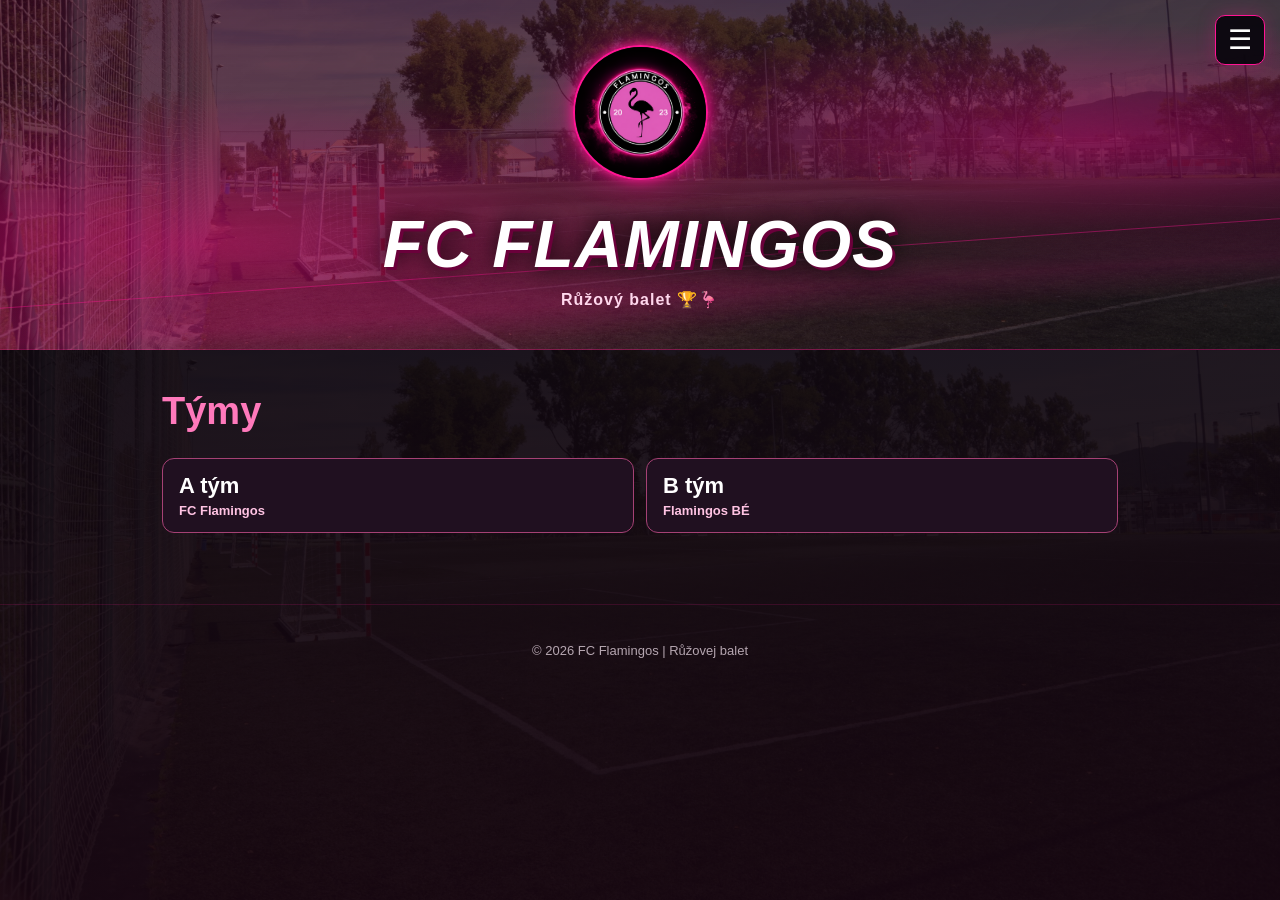
<file: tym/index.html>
<!DOCTYPE html>

<html lang="cs">
<head>
<base href="/">
<meta charset="utf-8"/>
<meta content="width=device-width, initial-scale=1" name="viewport"/>
<title>Tým | FC Flamingos</title>
<link href="styles.css" rel="stylesheet"/>
<style>
/* Oprava log: pevná plocha pro obrázek, text pod ní. */
#sponsors .sponsor-card { display:flex; flex-direction:column; min-width:0; }
#sponsors .sponsor-logo { display:block; flex:0 0 auto; width:100%; height:300px; padding:24px; overflow:hidden; background:#000; }
#sponsors .sponsor-logo img { display:block; position:static; width:100%; height:252px; max-width:100%; max-height:252px; object-fit:contain; }
#sponsors .sponsor-content { position:relative; flex:1; background:linear-gradient(120deg,#250c1d,#120a16); }
.home-link.sponsors-link .home-link-icon { color:#ff1493; }
.home-link.sponsors-link .home-link-icon svg { width:42px; height:42px; }
@media(max-width:600px) {
  #sponsors .sponsor-logo { height:270px; padding:20px; }
  #sponsors .sponsor-logo img { height:230px; max-height:230px; }
}
</style>
<style>
.joma-home-banner {display:grid;grid-template-columns:1fr 1fr;gap:28px;align-items:center;margin-top:28px;padding:30px;background:radial-gradient(ellipse at top left,#500d35,transparent 70%),#130b16;border:1px solid #ff1493;border-radius:14px;box-shadow:inset 4px 0 #ff1493,0 0 24px #ff149320;}
.joma-eyebrow{display:block;color:#ff91c8;font-size:11px;font-weight:bold;letter-spacing:1.5px;line-height:1.6;}
#home .joma-home-banner h2{margin:14px 0;color:white;font-family:Impact,'Arial Narrow',Arial,sans-serif;font-size:clamp(28px,4vw,40px);font-weight:normal;font-style:italic;line-height:1.15;}
.joma-banner-copy p{color:#ead8e3;font-size:16px;line-height:1.7;margin:0 0 22px;}
.joma-home-banner button,.joma-partner-link{display:inline-flex;align-items:center;justify-content:center;gap:16px;min-height:50px;padding:14px 18px;color:white;background:#b80061;border:1px solid #ff79bb;border-radius:9px;font-size:15px;font-weight:bold;text-decoration:none;cursor:pointer;}
.joma-home-banner button:hover,.joma-partner-link:hover{background:#d00070;}
.joma-home-banner figure,.joma-article-image{margin:0;min-width:0;}
.joma-home-banner figure img,.joma-article-image img{display:block;width:100%;height:auto;max-width:100%;border-radius:9px;}
.joma-home-banner figcaption,.joma-article-image figcaption{margin-top:9px;color:#c7b3c0;font-size:11px;line-height:1.5;}
.joma-article{border-left:4px solid #ff1493;scroll-margin-top:25px;}
.joma-article-image{margin:24px 0;}
@media(max-width:700px){.joma-home-banner{grid-template-columns:1fr;padding:24px 20px;gap:22px;}.joma-home-banner button{width:100%;}}
</style><style>
.polis-home-banner{grid-template-columns:minmax(0,1.15fr) minmax(0,.85fr);}
#home .polis-home-banner figure{display:flex;justify-content:center;background:#09070a;border-radius:10px;overflow:hidden;}
#home .polis-home-banner figure img{width:100%;height:480px;object-fit:contain;}
.polis-article{border-left:4px solid #ff1493;scroll-margin-top:25px;}
.polis-article p{line-height:1.8;}
.polis-article h4{color:#ff91c8;font-size:20px;margin:28px 0 12px;}
.polis-article-image{width:100%;max-width:520px;margin:26px auto;}
.polis-article-image img{display:block;width:100%;height:auto;border-radius:10px;}
.polis-article-image figcaption{margin-top:10px;color:#c7b3c0;font-size:13px;line-height:1.5;}
@media(max-width:700px){.polis-home-banner{grid-template-columns:1fr;}#home .polis-home-banner figure img{height:auto;max-height:560px;}.polis-article h4{font-size:18px;}}
</style><style>

.menu-content a {
  flex-shrink: 0;
  padding: 13px 12px;
  color: #fff;
  text-align: left;
  font-size: 15px;
  background: #160d19;
  border: 1px solid rgba(255, 20, 147, 0.3);
  border-radius: 7px;
  cursor: pointer;
  transition: background 0.2s;
}


.menu-content a:hover,
.menu-content a[aria-current="page"] {
  background: #720944;
  border-color: var(--pink);
}
.menu-content a{text-decoration:none;display:block;font-weight:normal;}
a.home-link{font-weight:normal;overflow-wrap:normal;}
.joma-home-banner a.article-page-link{display:inline-flex;align-items:center;justify-content:center;gap:16px;min-height:50px;padding:14px 18px;color:white;background:#b80061;border:1px solid #ff79bb;border-radius:9px;font-size:15px;font-weight:bold;text-decoration:none;cursor:pointer;}
.joma-home-banner a.article-page-link:hover{background:#d00070;}
@media(max-width:700px){.joma-home-banner a.article-page-link{width:100%;}}
</style>

<style>
#team .team-picker{display:grid;grid-template-columns:repeat(2,minmax(0,1fr));gap:12px;margin:18px 0 26px}
#team .team-picker a{display:grid;gap:4px;padding:14px 16px;border:1px solid #a54174;border-radius:12px;background:#201020;color:#fff;text-decoration:none}
#team .team-picker strong{font-size:clamp(16px,3vw,22px)}
#team .team-picker span{font-size:13px;color:#ffc3e3}
#team .team-picker a:hover,#team .team-picker a[aria-current="true"]{background:#790b48;border-color:#ff8fc7}
#team .team-roster[hidden]{display:none}
#team .team-roster{scroll-margin-top:72px}
#team .be-player-number{display:grid;place-items:center;width:54px;height:54px;margin:0 auto 12px;background:#43102d;border:1px solid #ba4a86;border-radius:12px;color:#ff9ed0;font-size:21px;font-weight:bold}
</style>
</head>
<body data-page="team">
<div class="menu">
<button aria-controls="menu-content" aria-expanded="false" aria-label="Otevřít menu" class="menu-btn" onclick="toggleMenu()" type="button">
        ☰
      </button>
<div class="menu-content" id="menu-content">
<a href="/" data-section="home">Úvod</a>
<a href="/kontakt/" data-section="contact">Kontakt</a>
<a href="/tabulky-a-vysledky/" data-section="results">
          Tabulky a výsledky
        </a>
<a href="/nadchazejici-zapasy/" data-section="matches">
          Nadcházející zápasy
        </a>
<a href="/tym/" data-section="team">Tým</a>
<a href="/o-klubu/" data-section="about">O klubu</a>
<a href="/fotogalerie/" data-section="gallery">
          Fotogalerie
        </a>
<a href="/aktuality/" data-section="news">Aktuality</a>
<a href="/sponzori/" data-section="sponsors" aria-controls="sponsors">Sponzoři</a>
</div>
</div>
<header>
<img alt="Logo FC Flamingos" class="logo" src="logo.png"/>
<h1>FC Flamingos</h1>
<p>Růžový balet 🏆🦩</p>
</header>
<section id="home">
<div class="joma-home-banner polis-home-banner">
<div class="joma-banner-copy"><span class="joma-eyebrow">NOVÁ POSILA · VÍTEJ V RŮŽOVÉM!</span>
<h2>Z akademie Slovanu<br/>do Flamingos. Vítej, Polisi!</h2>
<p>Šestnáctiletý obránce se zkušenostmi z první dorostenecké ligy U17 posílí Růžový balet. Jeho první vystoupení v růžovém plánujeme už na prosincový Xmas Chaos Cup.</p>
<a class="article-page-link" href="/aktuality/#novinky-polis">Více o nové posile <span aria-hidden="true">↗</span></a></div>
<figure><img alt="Polis při přivítání ve FC Flamingos s růžovým dresem. Klubová fotografie ze stories se znaky Slovanu Liberec a Flamingos." height="2048" src="./polis-flamingos.jpeg" width="1159"/></figure></div>
</section>
<section id="contact">
<h2>Kontakt</h2>
<p>Vedení Růžového baletu. Ozvi se nám!</p>
<div class="club-contacts">
<article class="club-contact">
<span class="contact-role">CEO KLUBU</span>
<h3>Matyáš František Hájek</h3>
<a class="contact-phone" href="tel:+420725914956">
<span aria-hidden="true">☎</span>
        +420 725 914 956
      </a>
</article>
<article class="club-contact">
<span class="contact-role">PŘEDSEDA A JEDNATEL MUŽSTVA</span>
<h3>Martin Kulhánek</h3>
<a class="contact-phone" href="tel:+420721666181">
<span aria-hidden="true">☎</span>
        +420 721 666 181
      </a>
</article>
<article class="club-contact">
<span class="contact-role">MANAŽER KLUBU</span>
<h3>Jiří Heiland</h3>
<a class="contact-phone" href="tel:+420608160890">
<span aria-hidden="true">☎</span>
        +420 608 160 890
      </a>
</article>
<article class="club-contact">
<span class="contact-role">KUSTOD MUŽSTVA</span>
<h3>Adrian Forgáč</h3>
<a class="contact-phone" href="tel:+420606820745">
<span aria-hidden="true">☎</span>
        +420 606 820 745
      </a>
</article>
</div>
<div class="club-socials">
<a class="club-social" href="mailto:fc.flamingos.liberec@gmail.com">
<span aria-hidden="true" class="contact-symbol">✉</span>
<span class="contact-social-text">
<strong>NAPIŠ NÁM</strong>
<span>fc.flamingos.liberec@gmail.com</span>
</span>
<span aria-hidden="true">→</span>
</a>
<a class="club-social" href="https://www.instagram.com/fc_flamingos_/" rel="noopener noreferrer" target="_blank">
<span aria-hidden="true" class="contact-symbol">◎</span>
<span class="contact-social-text">
<strong>SLEDUJ FLAMINGOS</strong>
<span>@fc_flamingos_</span>
</span>
<span aria-hidden="true">↗</span>
</a>
<a class="club-social" href="https://www.tiktok.com/@fc_flamingos_" rel="noopener noreferrer" target="_blank">
<span aria-hidden="true" class="contact-symbol">♪</span>
<span class="contact-social-text">
<strong>SLEDUJ NÁŠ TIKTOK</strong>
<span>@fc_flamingos_</span>
</span>
<span aria-hidden="true">↗</span>
</a>
</div>
</section>
<section id="results">
<h2>Tabulky a výsledky</h2>
<a aria-label="Otevřít závěrečnou tabulku v plné velikosti" class="standings-image-link" href="./tabulka.png" rel="noopener noreferrer" target="_blank">
<img alt="Závěrečná tabulka základní části Sudety Cupu, Season VI. FC Flamingos skončili čtvrtí se 41 body." class="standings-image" src="./tabulka.png"/>
</a>
<p class="standings-image-hint">
    Kliknutím otevřeš tabulku v plné velikosti.
  </p>
<h3 class="results-heading">Výsledky základní části</h3>
<div class="results-grid">
<article class="result-round">
<span class="result-round-label">SUDETY CUP · SEASON VI</span>
<h3>01. kolo</h3>
<p class="result-team-label">FC Flamingos proti:</p>
<ul class="result-list">
<li><span>FC Lidi</span><strong>1:0</strong></li>
<li><span>SK Gamble</span><strong>1:0</strong></li>
<li><span>FC Tysa</span><strong>1:1</strong></li>
</ul>
</article>
<article class="result-round">
<span class="result-round-label">SUDETY CUP · SEASON VI</span>
<h3>02. kolo</h3>
<p class="result-team-label">FC Flamingos proti:</p>
<ul class="result-list">
<li><span>FK Fitmonci</span><strong>1:3</strong></li>
<li><span>FC Real Chlastico</span><strong>3:0</strong></li>
<li><span>FC Benfika B</span><strong>3:1</strong></li>
</ul>
</article>
<article class="result-round">
<span class="result-round-label">SUDETY CUP · SEASON VI</span>
<h3>03. kolo</h3>
<p class="result-team-label">FC Flamingos proti:</p>
<ul class="result-list">
<li><span>San Miguel C.F.</span><strong>0:4</strong></li>
<li><span>FC Braničtí Rytíři</span><strong>1:3</strong></li>
<li><span>Sudeťáci</span><strong>0:1</strong></li>
</ul>
</article>
<article class="result-round">
<span class="result-round-label">SUDETY CUP · SEASON VI</span>
<h3>04. kolo</h3>
<p class="result-team-label">FC Flamingos proti:</p>
<ul class="result-list">
<li><span>FC Lidi</span><strong>3:3</strong></li>
<li><span>SK Gamble</span><strong>3:4</strong></li>
<li><span>FC Tysa</span><strong>1:0</strong></li>
</ul>
</article>
<article class="result-round">
<span class="result-round-label">SUDETY CUP · SEASON VI</span>
<h3>05. kolo</h3>
<p class="result-team-label">FC Flamingos proti:</p>
<ul class="result-list">
<li>
<span>FK Fitmonci<small>Dohráno v 11. kole</small></span>
<strong>3:2</strong>
</li>
<li><span>FC Real Chlastico</span><strong>2:2</strong></li>
<li><span>FC Benfika B</span><strong>1:0</strong></li>
</ul>
</article>
<article class="result-round">
<span class="result-round-label">SUDETY CUP · SEASON VI</span>
<h3>06. kolo</h3>
<p class="result-team-label">FC Flamingos proti:</p>
<ul class="result-list">
<li><span>San Miguel C.F.</span><strong>0:3</strong></li>
<li><span>FC Braničtí Rytíři</span><strong>3:1</strong></li>
<li><span>Sudeťáci</span><strong>2:0</strong></li>
</ul>
</article>
<article class="result-round">
<span class="result-round-label">SUDETY CUP · SEASON VI</span>
<h3>07. kolo</h3>
<p class="result-team-label">FC Flamingos proti:</p>
<ul class="result-list">
<li><span>FC Lidi</span><strong>3:1</strong></li>
<li><span>SK Gamble</span><strong>2:4</strong></li>
<li><span>FC Tysa</span><strong>1:3</strong></li>
</ul>
</article>
<article class="result-round">
<span class="result-round-label">SUDETY CUP · SEASON VI</span>
<h3>08. kolo</h3>
<p class="result-team-label">FC Flamingos proti:</p>
<ul class="result-list">
<li><span>FK Fitmonci</span><strong>2:1</strong></li>
<li><span>FC Real Chlastico</span><strong>0:1</strong></li>
<li><span>FC Benfika B</span><strong>1:5</strong></li>
</ul>
</article>
<article class="result-round">
<span class="result-round-label">SUDETY CUP · SEASON VI</span>
<h3>09. kolo</h3>
<p class="result-team-label">FC Flamingos proti:</p>
<ul class="result-list">
<li><span>San Miguel C.F.</span><strong>1:1</strong></li>
<li><span>FC Braničtí Rytíři</span><strong>2:1</strong></li>
<li><span>Sudeťáci</span><strong>3:0</strong></li>
</ul>
</article>
<article class="result-round">
<span class="result-round-label">SUDETY CUP · SEASON VI</span>
<h3>10. kolo</h3>
<p class="result-team-label">FC Flamingos proti:</p>
<ul class="result-list">
<li><span>FC Lidi</span><strong>6:0</strong></li>
<li><span>SK Gamble</span><strong>1:0</strong></li>
<li><span>FC Tysa</span><strong>3:1</strong></li>
</ul>
</article>
<article class="result-round">
<span class="result-round-label">SUDETY CUP · SEASON VI</span>
<h3>11. kolo</h3>
<p class="result-team-label">FC Flamingos proti:</p>
<ul class="result-list">
<li><span>FK Fitmonci</span><strong>5:0</strong></li>
<li><span>FC Real Chlastico</span><strong>0:0</strong></li>
<li><span>FC Benfika B</span><strong>2:2</strong></li>
<li>
<span>FK Fitmonci<small>Dohrávka 5. kola</small></span>
<strong>3:2</strong>
</li>
</ul>
</article>
<article class="result-round">
<span class="result-round-label">SUDETY CUP · SEASON VI</span>
<h3>12. kolo</h3>
<p class="result-team-label">FC Flamingos proti:</p>
<ul class="result-list">
<li><span>San Miguel C.F.</span><strong>0:0</strong></li>
<li><span>FC Braničtí Rytíři</span><strong>1:3</strong></li>
<li><span>Sudeťáci</span><strong>0:1</strong></li>
</ul>
</article>
</div>
<div class="round-box playoff-box">
<h3>🏆 Play-off Sudety Cupu</h3>
<p><strong>20. 6. 2026</strong></p>
<p>📍 Na Rozcestí — Vratislavice nad Nisou</p>
<div class="playoff-match">
<h4>Čtvrtfinále</h4>
<p>FC Flamingos vs SK Gamble <strong>3:2</strong></p>
</div>
<div class="playoff-match">
<h4>Semifinále</h4>
<p>FC Flamingos vs San Miguel C. F. <strong>0:4</strong></p>
</div>
<div class="playoff-match">
<h4>Zápas o třetí místo</h4>
<p>FC Flamingos vs FC Braničtí Rytíři <strong>1:1</strong></p>
<p>Po penaltách <strong>5:3</strong></p>
</div>
<p class="achievement">
      🥉 V play-off jsme získali historické třetí místo!
    </p>
</div>
</section>
<section id="matches">
<h2>Nadcházející zápasy</h2>
<div class="round-box">
<h3>Další zápasy připravujeme</h3>
<p>
      Termíny zápasů pro nadcházející sezónu brzy zveřejníme.
      Sledujte náš web a sociální sítě, ať vám nic neunikne!
    </p>
</div>
</section>
<section id="team" class="active">
<h2>Týmy</h2>
<nav class="team-picker" aria-label="Výběr týmu">
<a href="/tym/#a-tym" data-roster="a-tym"><strong>A tým</strong><span>FC Flamingos</span></a>
<a href="/tym/#b-tym" data-roster="b-tym"><strong>B tým</strong><span>Flamingos BÉ</span></a>
</nav>
<div class="team-roster" id="a-tym" aria-label="Soupiska A týmu">
<h3 class="position-title">Brankáři</h3>
<div class="players-grid">
<div class="player-card">
<img alt="Dmitriy Jerasov" src="dyma.jpg"/>
<h3>Dmitriy Jerasov</h3>
<p><strong>Pozice:</strong> Brankář</p>
<p><strong>Číslo:</strong> 99</p>
<p><strong>Věk:</strong> 23 let</p>
<p>
<strong>Statistiky:</strong> 11 čistých kont, 1 gól, 10 asistencí
          </p>
</div>
<div class="player-card">
<img alt="Lukáš Votruba" src="luky.jpg"/>
<h3>Lukáš Votruba</h3>
<p><strong>Pozice:</strong> Brankář</p>
<p><strong>Číslo:</strong> 1</p>
<p><strong>Věk:</strong> 17 let</p>
<p><strong>Statistiky:</strong> 1 čisté konto</p>
</div>
</div>
<h3 class="position-title">Obránci</h3>
<div class="players-grid">
<div class="player-card">
<img alt="Martin Kulhánek" src="martin.jpg"/>
<h3>Martin Kulhánek</h3>
<p><strong>Pozice:</strong> Obránce</p>
<p><strong>Číslo:</strong> 66</p>
<p><strong>Věk:</strong> 19 let</p>
<p><strong>Statistiky:</strong> 4 góly, 5 asistencí</p>
</div>
<div class="player-card">
<img alt="Ivo Rejnart" src="ivo.jpg"/>
<h3>Ivo Rejnart</h3>
<p><strong>Pozice:</strong> Obránce</p>
<p><strong>Číslo:</strong> 4</p>
<p><strong>Věk:</strong> 20 let</p>
<p><strong>Statistiky:</strong> -</p>
</div>
<div class="player-card">
<img alt="Kristián Bohun" src="kris.jpg"/>
<h3>Kristián Bohun</h3>
<p><strong>Pozice:</strong> Obránce</p>
<p><strong>Číslo:</strong> 13</p>
<p><strong>Věk:</strong> 19 let</p>
<p><strong>Statistiky:</strong> 3 góly</p>
</div>
<div class="player-card">
<img alt="Daniel Kott" src="kott.jpg"/>
<h3>Daniel Kott</h3>
<p><strong>Pozice:</strong> Obránce</p>
<p><strong>Číslo:</strong> 69</p>
<p><strong>Věk:</strong> 21 let</p>
<p><strong>Statistiky:</strong> 1 gól, 5 asistencí</p>
</div>
</div>
<h3 class="position-title">Záložníci</h3>
<div class="players-grid">
<div class="player-card">
<img alt="Fabián Abrt" src="fabi.jpg"/>
<h3>Fabián Abrt</h3>
<p><strong>Pozice:</strong> Záložník</p>
<p><strong>Číslo:</strong> 28</p>
<p><strong>Věk:</strong> 19 let</p>
<p><strong>Statistiky:</strong> 9 gólů, 4 asistence</p>
</div>
<div class="player-card">
<img alt="Jan Albrecht" src="honza.jpg"/>
<h3>Jan Albrecht</h3>
<p><strong>Pozice:</strong> Záložník</p>
<p><strong>Číslo:</strong> 14</p>
<p><strong>Věk:</strong> 17 let</p>
<p><strong>Statistiky:</strong> 3 góly, 2 asistence</p>
</div>
<div class="player-card">
<img alt="Matyáš František Hájek" src="hajek.jpg"/>
<h3>Matyáš František Hájek</h3>
<p><strong>Pozice:</strong> Záložník</p>
<p><strong>Číslo:</strong> 10</p>
<p><strong>Věk:</strong> 20 let</p>
<p><strong>Statistiky:</strong> 9 gólů, 15 asistencí</p>
</div>
<div class="player-card">
<img alt="Jan Klust" src="klusty.jpg"/>
<h3>Jan Klust</h3>
<p><strong>Pozice:</strong> Záložník</p>
<p><strong>Číslo:</strong> 6</p>
<p><strong>Věk:</strong> 19 let</p>
<p><strong>Statistiky:</strong> 24 gólů, 7 asistencí</p>
</div>
<div class="player-card">
<img alt="Patrik Pošmourný" src="/tym/patrik-posmourny.jpeg" loading="lazy"/>
<h3>Patrik Pošmourný</h3>
<p><strong>Pozice:</strong> Záložník</p>
<p><strong>Číslo:</strong> 98</p>
<p><strong>Věk:</strong> 19 let</p>
<p><strong>Statistiky:</strong> 5 gólů, 5 asistencí</p>
</div>
<div class="player-card">
<img alt="Jiří Heiland" src="jirka.jpg"/>
<h3>Jiří Heiland</h3>
<p><strong>Pozice:</strong> Záložník</p>
<p><strong>Číslo:</strong> 11</p>
<p><strong>Věk:</strong> 19 let</p>
<p><strong>Statistiky:</strong> 1 asistence</p>
</div>
</div>
<h3 class="position-title">Útočníci</h3>
<div class="players-grid">
<div class="player-card">
<img alt="Denis Dušek" src="dena.jpg"/>
<h3>Denis Dušek</h3>
<p><strong>Pozice:</strong> Útočník</p>
<p><strong>Číslo:</strong> 27</p>
<p><strong>Věk:</strong> 19 let</p>
<p><strong>Statistiky:</strong> 8 gólů, 3 asistence</p>
</div>
<div class="player-card">
<img alt="Ondřej Šimek" src="/tym/pavelka.jpeg" loading="lazy"/>
<h3>Ondřej Šimek</h3>
<p><strong>Pozice:</strong> Útočník</p>
<p><strong>Číslo:</strong> 23</p>
<p><strong>Věk:</strong> 19 let</p>
<p><strong>Statistiky:</strong> 3 góly, 5 asistencí</p>
</div>
<div class="player-card">
<img alt="Ondřej Průša" src="ondra.jpg"/>
<h3>Ondřej Průša</h3>
<p><strong>Pozice:</strong> Útočník</p>
<p><strong>Číslo:</strong> 7</p>
<p><strong>Věk:</strong> 20 let</p>
<p><strong>Statistiky:</strong> 3 góly, 4 asistence</p>
</div>
</div>
</div>
<div class="team-roster" id="b-tym" aria-labelledby="be-roster-title">
<h3 id="be-roster-title">Flamingos BÉ</h3>
<h3 class="position-title">Brankáři</h3>
<div class="players-grid">
<div class="player-card be-player">
<div class="be-player-number" aria-hidden="true">#88</div>
<img alt="Ondřej Blažek" src="/tym/simek-novy.jpeg" loading="lazy"/>
<h3>Ondřej Blažek</h3>
<p><strong>Pozice:</strong> Brankář</p>
<p><strong>Číslo:</strong> 88</p>
<p><strong>Věk:</strong> 22 let</p>
</div>
<div class="player-card be-player">
<div class="be-player-number" aria-hidden="true">#43</div>
<img alt="Kristián Císařovský" src="/tym/cisarovsky.jpeg" loading="lazy"/>
<h3>Kristián Císařovský</h3>
<p><strong>Pozice:</strong> Brankář</p>
<p><strong>Číslo:</strong> 43</p>
<p><strong>Věk:</strong> 22 let</p>
</div>
</div>
<h3 class="position-title">Obránci</h3>
<div class="players-grid">
<div class="player-card be-player">
<div class="be-player-number" aria-hidden="true">#8</div>
<img alt="Metin Šetina" src="/tym/setina.jpeg" loading="lazy"/>
<h3>Metin Šetina</h3>
<p><strong>Pozice:</strong> Obránce</p>
<p><strong>Číslo:</strong> 8</p>
<p><strong>Věk:</strong> 21 let</p>
</div>
<div class="player-card be-player">
<div class="be-player-number" aria-hidden="true">#12</div>
<h3>Matěj Král</h3>
<p><strong>Pozice:</strong> Obránce</p>
<p><strong>Číslo:</strong> 12</p>
<p><strong>Věk:</strong> 20 let</p>
</div>
<div class="player-card be-player">
<div class="be-player-number" aria-hidden="true">#15</div>
<h3>Kryštof Tomášek</h3>
<p><strong>Pozice:</strong> Obránce</p>
<p><strong>Číslo:</strong> 15</p>
<p><strong>Věk:</strong> 16 let</p>
</div>
<div class="player-card be-player">
<div class="be-player-number" aria-hidden="true">#3</div>
<img alt="Jan Palán" src="/tym/palan.jpeg" loading="lazy"/>
<h3>Jan Palán</h3>
<p><strong>Pozice:</strong> Obránce</p>
<p><strong>Číslo:</strong> 3</p>
<p><strong>Věk:</strong> 16 let</p>
</div>
</div>
<h3 class="position-title">Záložníci</h3>
<div class="players-grid">

<div class="player-card be-player">
<div class="be-player-number" aria-hidden="true">#22</div>
<img alt="Vojtěch Lízner" src="/tym/lizner.jpeg" loading="lazy"/>
<h3>Vojtěch Lízner</h3>
<p><strong>Pozice:</strong> Záložník</p>
<p><strong>Číslo:</strong> 22</p>
<p><strong>Věk:</strong> 16 let</p>
</div>
<div class="player-card be-player">
<div class="be-player-number" aria-hidden="true">#19</div>
<h3>Luděk Paluba</h3>
<p><strong>Pozice:</strong> Záložník</p>
<p><strong>Číslo:</strong> 19</p>
<p><strong>Věk:</strong> 23 let</p>
</div>
</div>
<h3 class="position-title">Útočníci</h3>
<div class="players-grid">
<div class="player-card be-player">
<div class="be-player-number" aria-hidden="true">#9</div>
<img alt="Daniel Pavelka" src="/tym/blazek.jpeg" loading="lazy"/>
<h3>Daniel Pavelka</h3>
<p><strong>Pozice:</strong> Útočník</p>
<p><strong>Číslo:</strong> 9</p>
<p><strong>Věk:</strong> 21 let</p>
</div>
<div class="player-card">
<img alt="Adrián Forgáč" src="forgy.jpg"/>
<h3>Adrián Forgáč</h3>
<p><strong>Pozice:</strong> Útočník</p>
<p><strong>Číslo:</strong> 8</p>
<p><strong>Věk:</strong> 21 let</p>
<p><strong>Statistiky:</strong> -</p>
</div>

<div class="player-card be-player">
<div class="be-player-number" aria-hidden="true">#7</div>
<img alt="David Drobný" src="/tym/drobny.jpeg" loading="lazy"/>
<h3>David Drobný</h3>
<p><strong>Pozice:</strong> Útočník</p>
<p><strong>Číslo:</strong> 7</p>
<p><strong>Věk:</strong> 21 let</p>
</div>
</div>
</div>
<script>
(function () {
  const a = document.getElementById('a-tym');
  const b = document.getElementById('b-tym');
  const links = document.querySelectorAll('#team [data-roster]');
  function selectRoster() {
    const showB = location.hash === '#b-tym';
    const showA = location.hash === '#a-tym';
    a.hidden = !showA;
    b.hidden = !showB;
    for (const link of links) {
      if (link.dataset.roster === (showB ? 'b-tym' : showA ? 'a-tym' : '')) {
        link.setAttribute('aria-current', 'true');
      } else {
        link.removeAttribute('aria-current');
      }
    }
  }
  selectRoster();
  window.addEventListener('hashchange', selectRoster);
})();
</script>
</section>
<section id="about">
<h2>O klubu</h2>
<div class="card">
<h3>Historie klubu</h3>
<p>
          FC Flamingos vznikl na podzim roku 2023 v Liberci. Klub založili
          současný kapitán a historicky nejlepší střelec Matyáš František Hájek
          a klubová legenda David Drobný.
        </p>
<p>
          Začátky byly poměrně krušné a výsledky nebyly vždy příznivé. Během
          následujících sezón se však výrazně proměnila kostra týmu. Přišla řada
          opor, které pomohly klubu posunout se vpřed.
        </p>
<p>
          Naše barvy jsou růžová a černá a přezdívka „Růžový balet“ k nám
          neodmyslitelně patří. Působíme v soutěži Sudety Cup a dění kolem klubu
          sdílíme také na sociálních sítích.
        </p>
</div>
<div class="card">
<h3>🥉 Historický úspěch</h3>
<p>
          V základní části Season VI jsme obsadili čtvrté místo se 41 body po 36
          zápasech.
        </p>
<p>
          V play-off Sudety Cupu 2026 jsme vybojovali historické třetí místo. Ve
          čtvrtfinále jsme porazili SK Gamble 3:2. Po semifinálové porážce 0:4 s
          San Miguel C. F. jsme v zápase o třetí místo remizovali s FC Braničtí
          Rytíři 1:1 a penaltový rozstřel vyhráli 5:3, a zaslouženě jsem si tak
          připsali historické třetí místo.
        </p>
</div>
</section>
<section id="gallery">
<h2>Fotogalerie 2026/27</h2>
<p>
          Momentky ze zápasů, emoce i dění kolem hřiště. Vyber si kolo a otevři
          celé fotoalbum na Zoneramě. Alba obsahují fotografie všech týmů Sudety
          Cupu.
        </p>
<div class="photo-albums">
<article class="album-card album-playoff">
<span class="album-label">🏆 Play-off</span>
<h3>Play-off Sudety Cupu</h3>
<p class="album-date">20. 6. 2026</p>
<p>
              Vzpomínky na turnaj, ze kterého jsme přivezli historické třetí
              místo.
            </p>
<div class="album-links">
<a href="https://us.zonerama.com/kacikbofoto/Album/1000427813" rel="noopener noreferrer" target="_blank">📸 kacikbo.foto ↗</a>
<a href="https://eu.zonerama.com/SarkaMakovskaPhotogallery/Album/15639155" rel="noopener noreferrer" target="_blank">📸 Šárka Makovská ↗</a>
</div>
</article>
<article class="album-card">
<span class="album-label">Sudety Cup · Season VI</span>
<h3>12. kolo</h3>
<p class="album-date">7. 6. 2026</p>
<div class="album-links">
<a href="https://eu.zonerama.com/SarkaMakovskaPhotogallery/Album/15531288" rel="noopener noreferrer" target="_blank">📸 Šárka Makovská ↗</a>
</div>
</article>
<article class="album-card">
<span class="album-label">Sudety Cup · Season VI</span>
<h3>11. kolo</h3>
<p class="album-date">31. 5. 2026</p>
<div class="album-links">
<a href="https://eu.zonerama.com/SarkaMakovskaPhotogallery/Album/15524873" rel="noopener noreferrer" target="_blank">📸 Šárka Makovská ↗</a>
</div>
</article>
<article class="album-card">
<span class="album-label">Sudety Cup · Season VI</span>
<h3>Zápasy 10. května</h3>
<p class="album-date">10. 5. 2026</p>
<div class="album-links">
<a href="https://us.zonerama.com/kacikbofoto/Album/1000411940" rel="noopener noreferrer" target="_blank">📸 kacikbo.foto ↗</a>
</div>
</article>
<article class="album-card">
<span class="album-label">Sudety Cup · Season VI</span>
<h3>6. kolo</h3>
<p class="album-date">26. 4. 2026</p>
<div class="album-links">
<a href="https://eu.zonerama.com/SarkaMakovskaPhotogallery/Album/15178739" rel="noopener noreferrer" target="_blank">📸 Šárka Makovská ↗</a>
</div>
</article>
<article class="album-card">
<span class="album-label">Sudety Cup · Season VI</span>
<h3>5. kolo</h3>
<p class="album-date">19. 4. 2026</p>
<div class="album-links">
<a href="https://eu.zonerama.com/SarkaMakovskaPhotogallery/Album/15133690" rel="noopener noreferrer" target="_blank">📸 Šárka Makovská ↗</a>
</div>
</article>
<article class="album-card">
<span class="album-label">Sudety Cup · Season VI</span>
<h3>3. kolo</h3>
<p class="album-date">29. 3. 2026</p>
<div class="album-links">
<a href="https://eu.zonerama.com/SarkaMakovskaPhotogallery/Album/15004577" rel="noopener noreferrer" target="_blank">📸 Šárka Makovská ↗</a>
</div>
</article>
<article class="album-card">
<span class="album-label">Sudety Cup · Season VI</span>
<h3>2. kolo</h3>
<p class="album-date">22. 3. 2026</p>
<div class="album-links">
<a href="https://us.zonerama.com/kacikbofoto/Album/1000388332" rel="noopener noreferrer" target="_blank">📸 kacikbo.foto ↗</a>
<a href="https://eu.zonerama.com/SarkaMakovskaPhotogallery/Album/14965530" rel="noopener noreferrer" target="_blank">📸 Šárka Makovská ↗</a>
</div>
</article>
<article class="album-card">
<span class="album-label">Sudety Cup · Season VI</span>
<h3>1. kolo</h3>
<p class="album-date">15. 3. 2026</p>
<div class="album-links">
<a href="https://eu.zonerama.com/SarkaMakovskaPhotogallery/Album/14915869" rel="noopener noreferrer" target="_blank">📸 Šárka Makovská ↗</a>
</div>
</article>
</div>
</section>
<section id="news">
<h2>Aktuality</h2><article class="news-card polis-article" id="novinky-polis">
<span class="joma-eyebrow">NOVÁ POSILA · FC FLAMINGOS</span>
<h3>Posila z akademie Slovanu Liberec. Polis míří do Flamingos!</h3>
<p><strong>Růžový balet vítá novou posilu! Přidává se k nám Polis, teprve šestnáctiletý talent a pilíř obrany z akademie FC Slovan Liberec.</strong> Máme radost, že náš tým rozšíří mladý hráč s chutí hrát a posouvat se dál.</p>
<figure class="polis-article-image"><img alt="Polis a zástupce FC Flamingos společně drží růžový klubový dres při přivítání nové posily." height="2048" loading="lazy" src="./polis-flamingos.jpeg" width="1159"/><figcaption>Ze Slovanu do růžového. Vítej ve Flamingos, Polisi!</figcaption></figure>
<h4>Zkušenosti z dorosteneckého fotbalu</h4>
<p>Polis v současnosti hájí barvy <strong>FC Slovan Liberec ve druhé dorostenecké lize U17</strong>. Zkušenosti má také z <strong>první dorostenecké ligy U17</strong>. Do naší obrany tak přinese zkušenosti z akademického prostředí i mladou energii.</p>
<h4>Zájem, který nás těší</h4>
<p>O zapojení do FC Flamingos projevil Polis obrovský zájem a my jsme rádi, že si cestu k našemu klubu nacházejí i nadějní mladí hráči z akademií. Je to pro nás povzbuzení a další motivace pokračovat v práci, díky které se Růžový balet postupně posouvá dál.</p>
<h4>Poprvé v růžovém už v prosinci</h4>
<p>Na jeho první vystoupení v růžovém dresu se můžete těšit už na <strong>Xmas Chaos Cupu v prosinci 2026</strong>. Přijďte podpořit Flamingos a přivítat naši novou posilu!</p>
<p><strong>Vítej mezi námi, Polisi. Těšíme se na společné zápasy!</strong></p>
</article><article class="news-card joma-article" id="novinky-joma">
<span class="joma-eyebrow">PARTNEŘI · KLUBOVÉ VYBAVENÍ</span>
<h3>Imobilien Group posouvá Flamingos dál. Čekají nás nové soupravy Joma!</h3>
<p>Máme obrovskou radost! Společnost <strong>Imobilien Group</strong> podpořila FC Flamingos sponzorským darem ve výši <strong>přibližně 20 000 Kč</strong>. Pro náš klub je to významná pomoc a další velký krok vpřed.</p>
<p>Díky této podpoře budeme mít nové klubové vybavení značky <strong>Joma</strong>. Připravujeme černé mikiny, tepláky a šortky s růžovým znakem Flamingos a personalizací pro jednotlivé hráče. Iniciály a číslo, například <strong>MH10, MK66 nebo DJ99</strong>, budou umístěné pod klubovým logem. Na zádech mikiny zůstane nápis FC FLAMINGOS.</p>
<figure class="joma-article-image"><img alt="Orientační návrh klubového balíčku Joma: mikina zepředu a zezadu, tepláky a šortky." loading="lazy" src="./joma-soupravy.png"/><figcaption>Orientační vizualizace — finální provedení se může lišit.</figcaption></figure>
<p>Jednotné oblečení pro nás znamená víc než jen nový vzhled. Pomůže nám reprezentovat klub při cestách na zápasy i mimo hřiště a podtrhne to, co Flamingos spojuje — týmového ducha a chuť posouvat se dál.</p>
<p><strong>Celé společnosti Imobilien Group děkujeme za důvěru a podporu. Velmi si vážíme toho, že nám pomáháte budovat další kapitolu Růžového baletu!</strong></p>
<a class="joma-partner-link" href="http://www.imobilien.cz/html/onas.htm" rel="noopener noreferrer" target="_blank">Poznejte našeho partnera Imobilien Group ↗</a>
</article>
<article class="news-card sponsor-news">
<span class="sponsor-news-label">SPOLUPRÁCE · FC FLAMINGOS</span>
<h3>Hledáme partnery pro další kapitolu Růžového baletu!</h3>
<p>FC Flamingos je klub malého fotbalu z Liberce. Od roku 2023 budujeme tým, který spojuje chuť hrát, týmového ducha a výrazné růžovo-černé barvy. Teď hledáme další partnery, kteří nám pomohou posunout klub dál.</p>
<h4>Jak nás můžete podpořit?</h4>
<p>Uvítáme finanční podporu na chod klubu, startovné v soutěžích a další rozvoj. Pomůže nám také materiální podpora — například dresy, tréninkové oblečení, míče nebo jiné sportovní vybavení. Prostor je i pro spolupráci formou služeb či společných akcí.</p>
<h4>Co můžeme nabídnout?</h4>
<p>Prezentaci vaší firmy na klubovém webu s logem a odkazem, zmínky a poděkování na našich sociálních sítích nebo společný obsah. Podle rozsahu spolupráce se můžeme domluvit také na umístění loga na dresech, klubovém oblečení či reklamních bannerech při akcích, kde to pořadatel umožní.</p>
<p>Nemusí jít o velkou firmu ani vysokou částku. Rádi se domluvíme s místními podnikateli i většími společnostmi a připravíme spolupráci podle vašich možností.</p>
<p><strong>Chcete být vidět společně s FC Flamingos? Napište nám a pojďme probrat možnosti!</strong></p>
<a class="sponsor-news-contact" href="mailto:fc.flamingos.liberec@gmail.com?subject=Spolupr%C3%A1ce%20s%20FC%20Flamingos">Napište nám: fc.flamingos.liberec@gmail.com <span aria-hidden="true">↗</span></a>
</article>
<div class="news-card">
<h3>Pro nadcházející sezónu Sudety Cupu 2026/27 chystáme B tým!</h3>
<p>
          FC Flamingos se připravuje na další krok — pro nadcházející sezónu
          plánujeme vytvoření B týmu! Chceme rozšířit náš klub a dát prostor
          dalším hráčům, kteří mají chuť obléknout růžovo-černé barvy.
        </p>
<p>
          Přípravy jsou zatím na začátku a podrobnosti o soupisce i fungování
          týmu postupně představíme. Sledujte náš web a Instagram, kde se
          dozvíte další novinky.
        </p>
<p>Nová kapitola Růžového baletu se blíží! 🦩</p>
</div>
</section>
<section id="sponsors">
<h2>Sponzoři</h2>
<p>
    Za Růžovým baletem stojí i naši partneři.
    Děkujeme za podporu FC Flamingos!
  </p>
<div class="sponsors-grid">
<article class="sponsor-card">
<div class="sponsor-logo">
<img alt="Imobilien Group" loading="lazy" src="./sponzor-imobilien.png"/>
</div>
<div class="sponsor-content">
<span class="sponsor-label">PARTNER FC FLAMINGOS</span>
<h3>Imobilien Group</h3>
<a class="sponsor-link" href="http://www.imobilien.cz/html/onas.htm" rel="noopener noreferrer" target="_blank">
          Navštívit web partnera
          <span aria-hidden="true">↗</span>
</a>
</div>
</article>
<article class="sponsor-card">
<div class="sponsor-logo">
<img alt="Klub Lípa Liberec" loading="lazy" src="./sponzor-lipa.jpeg"/>
</div>
<div class="sponsor-content">
<span class="sponsor-label">PARTNER FC FLAMINGOS</span>
<h3>Klub Lípa Liberec</h3>
<a class="sponsor-link" href="https://klublipa.cz/" rel="noopener noreferrer" target="_blank">
          Navštívit web partnera
          <span aria-hidden="true">↗</span>
</a>
</div>
</article>
</div>
</section>
<footer>
<p>© 2026 FC Flamingos | Růžovej balet</p>
</footer>
<script src="script.js"></script>
<script>
/* Růžová ikona spolupráce místo barevného emoji. */
(function () {
  const icon = document.querySelector('.sponsors-link .home-link-icon');
  if (icon) {
    icon.innerHTML = '<svg viewBox="0 0 24 24" fill="none" stroke="currentColor" stroke-width="1.8" stroke-linecap="round" stroke-linejoin="round" aria-hidden="true" focusable="false"><path d="m11 17 2 2a1 1 0 1 0 3-3"/><path d="m14 14 2.5 2.5a1 1 0 1 0 3-3l-4-4a3 3 0 0 0-4 0l-.9.9a1 1 0 1 1-3-3l2.9-2.9a5.5 5.5 0 0 1 6 0l.4.2a2 2 0 0 0 1 .3H21"/><path d="m21 3 1 11h-2M3 3 2 14h2l6 6a1 1 0 1 0 3-3M3 5h5"/></svg>';
  }
})();
</script>
<script>
function showJomaArticle() {
  showSection('news');
  window.requestAnimationFrame(function () {
    const article = document.getElementById('novinky-joma');
    if (!article) return;
    const heading = article.querySelector('h3');
    heading.setAttribute('tabindex', '-1');
    heading.focus({preventScroll:true});
    article.scrollIntoView({behavior:'instant',block:'start'});
  });
}
</script><script>
function showPolisArticle() {
  showSection('news');
  window.requestAnimationFrame(function () {
    const article = document.getElementById('novinky-polis');
    if (!article) return;
    const heading = article.querySelector('h3');
    heading.setAttribute('tabindex', '-1');
    heading.focus({preventScroll:true});
    article.scrollIntoView({behavior:'instant',block:'start'});
  });
}
</script><script src="page-navigation.js"></script>
</body>
</html>
</file>
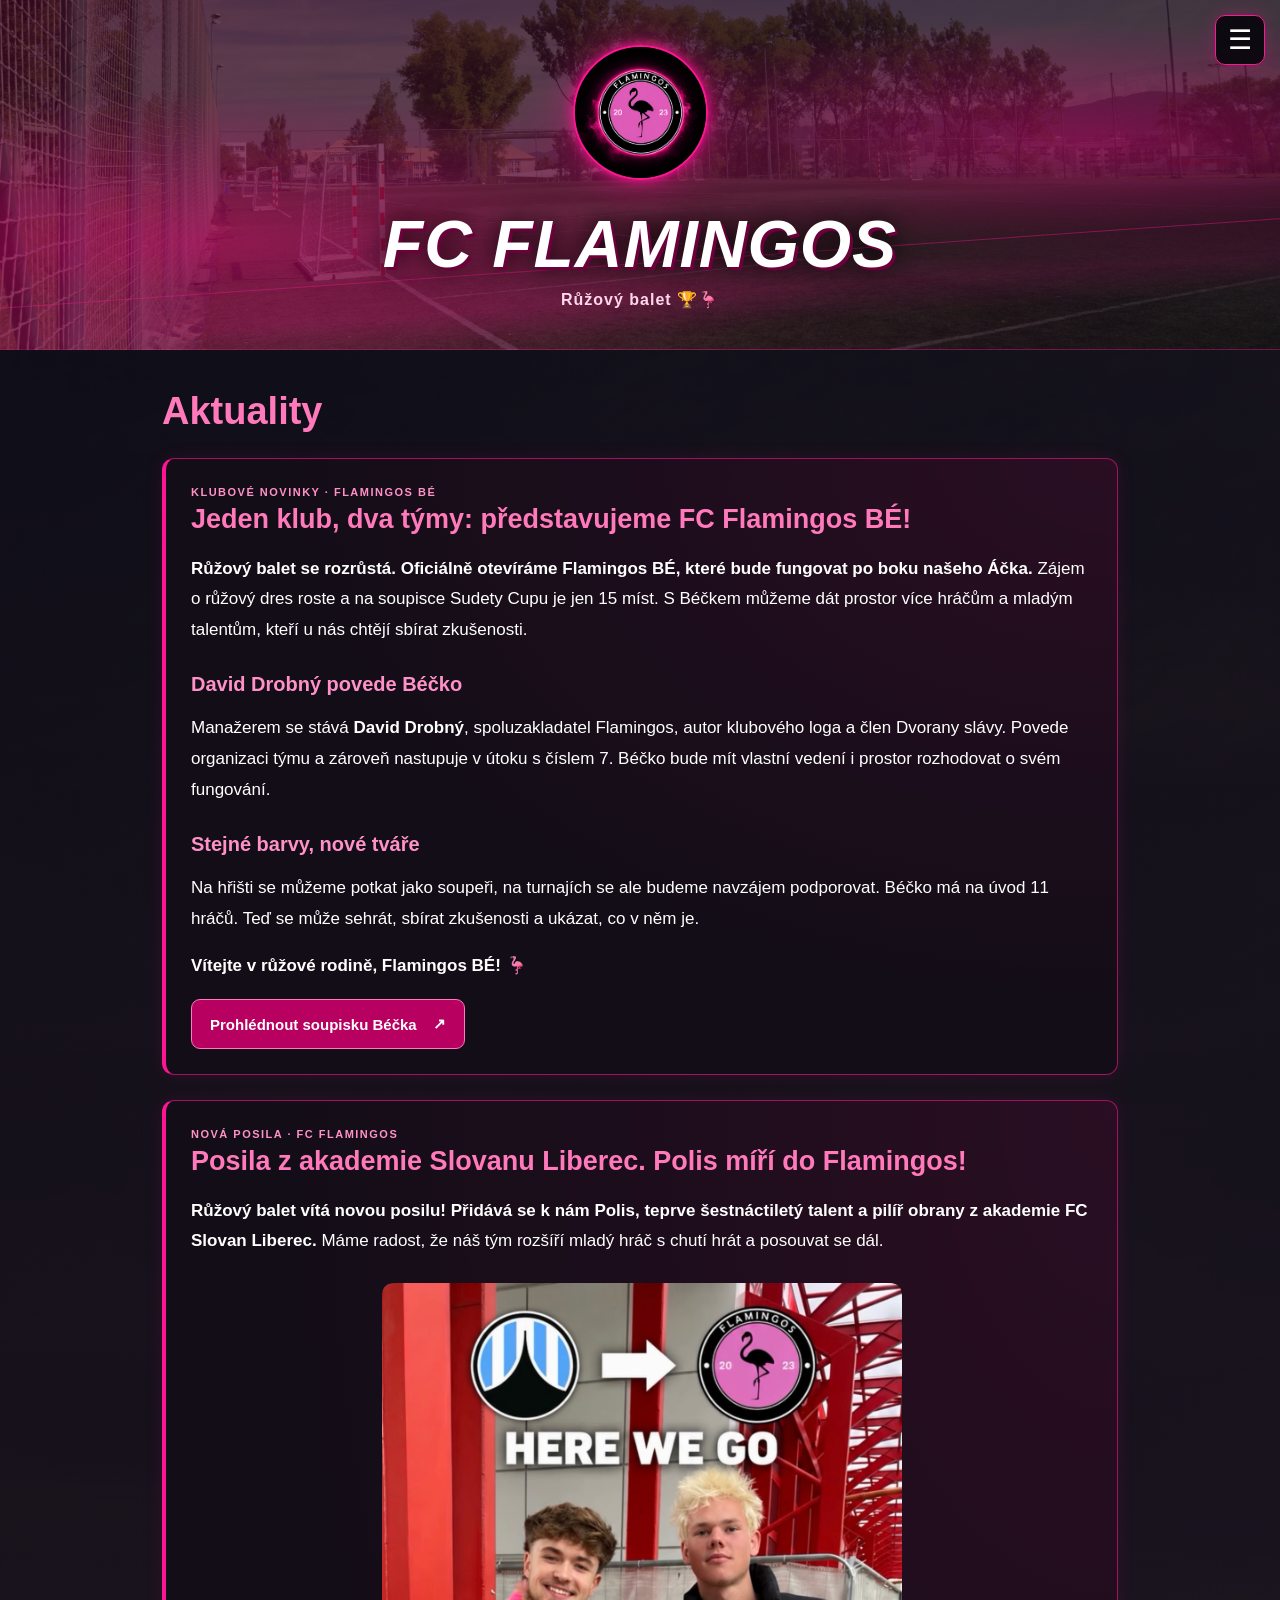
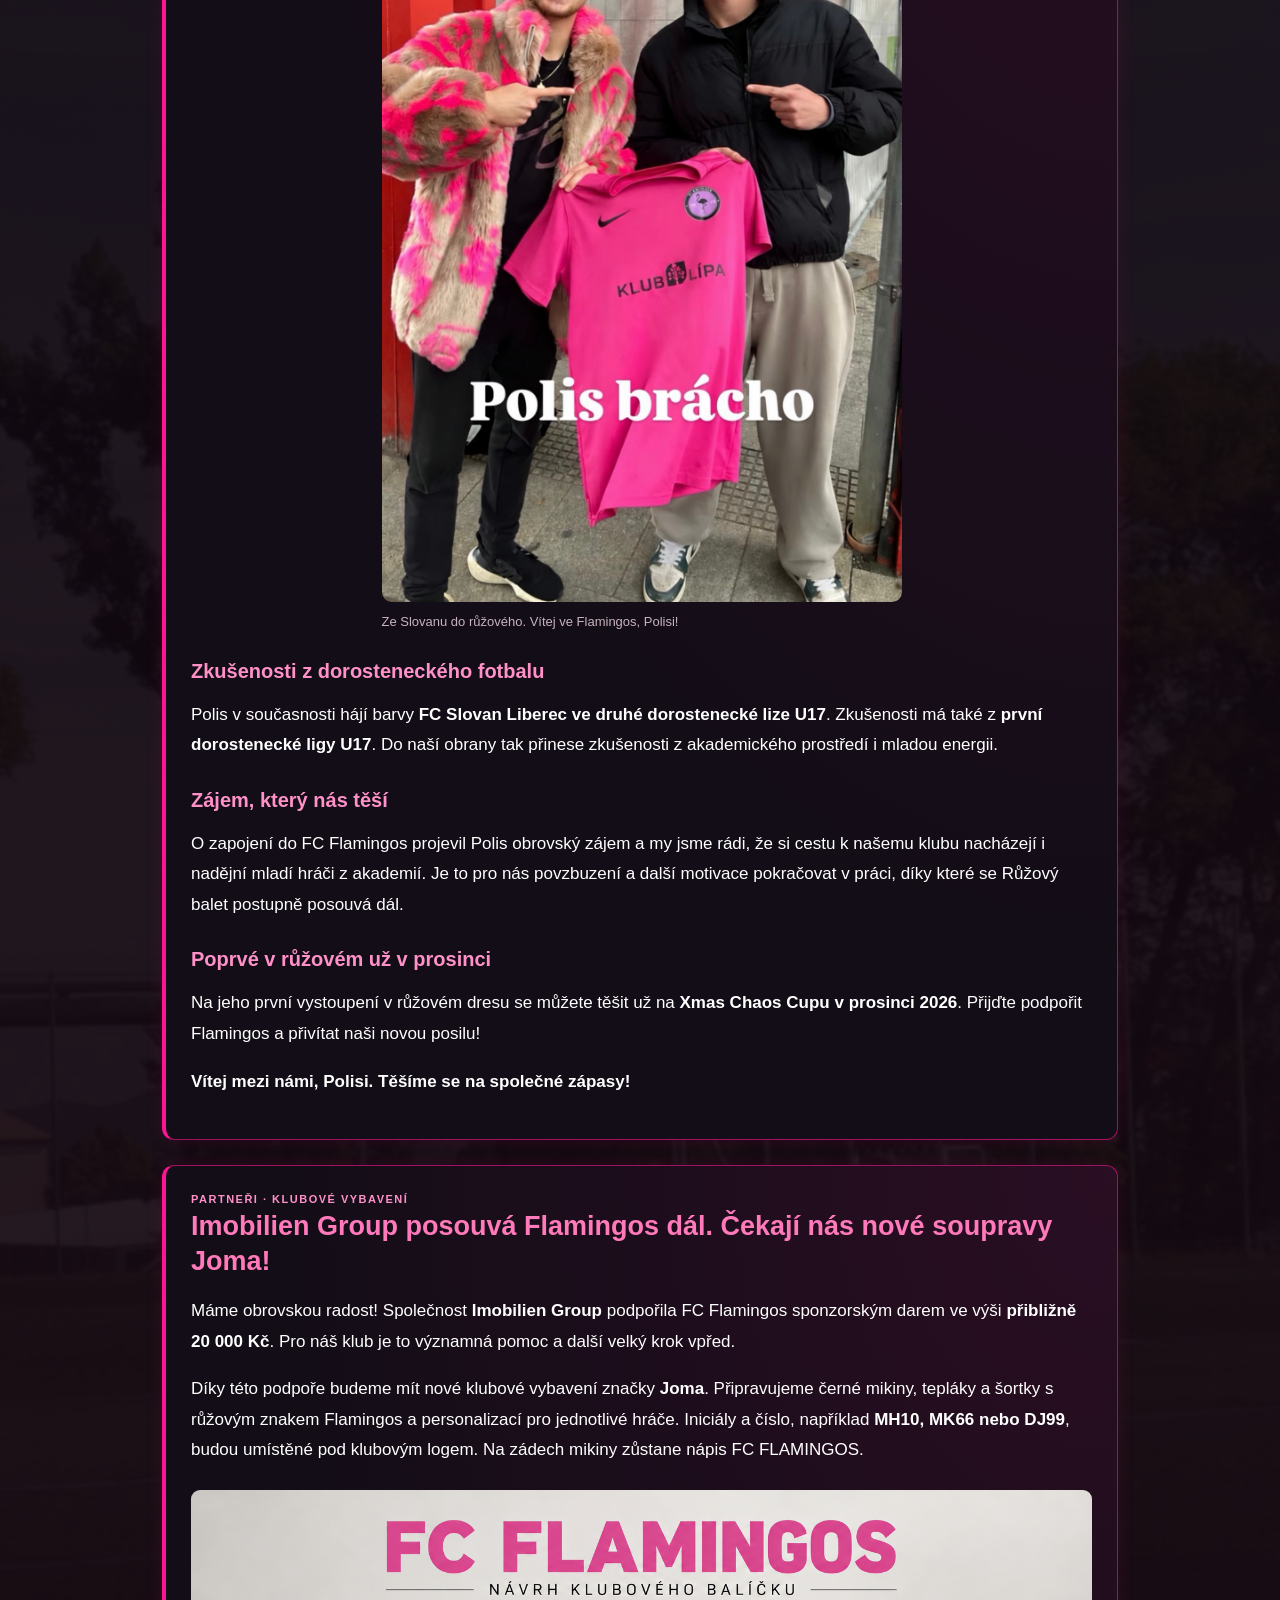
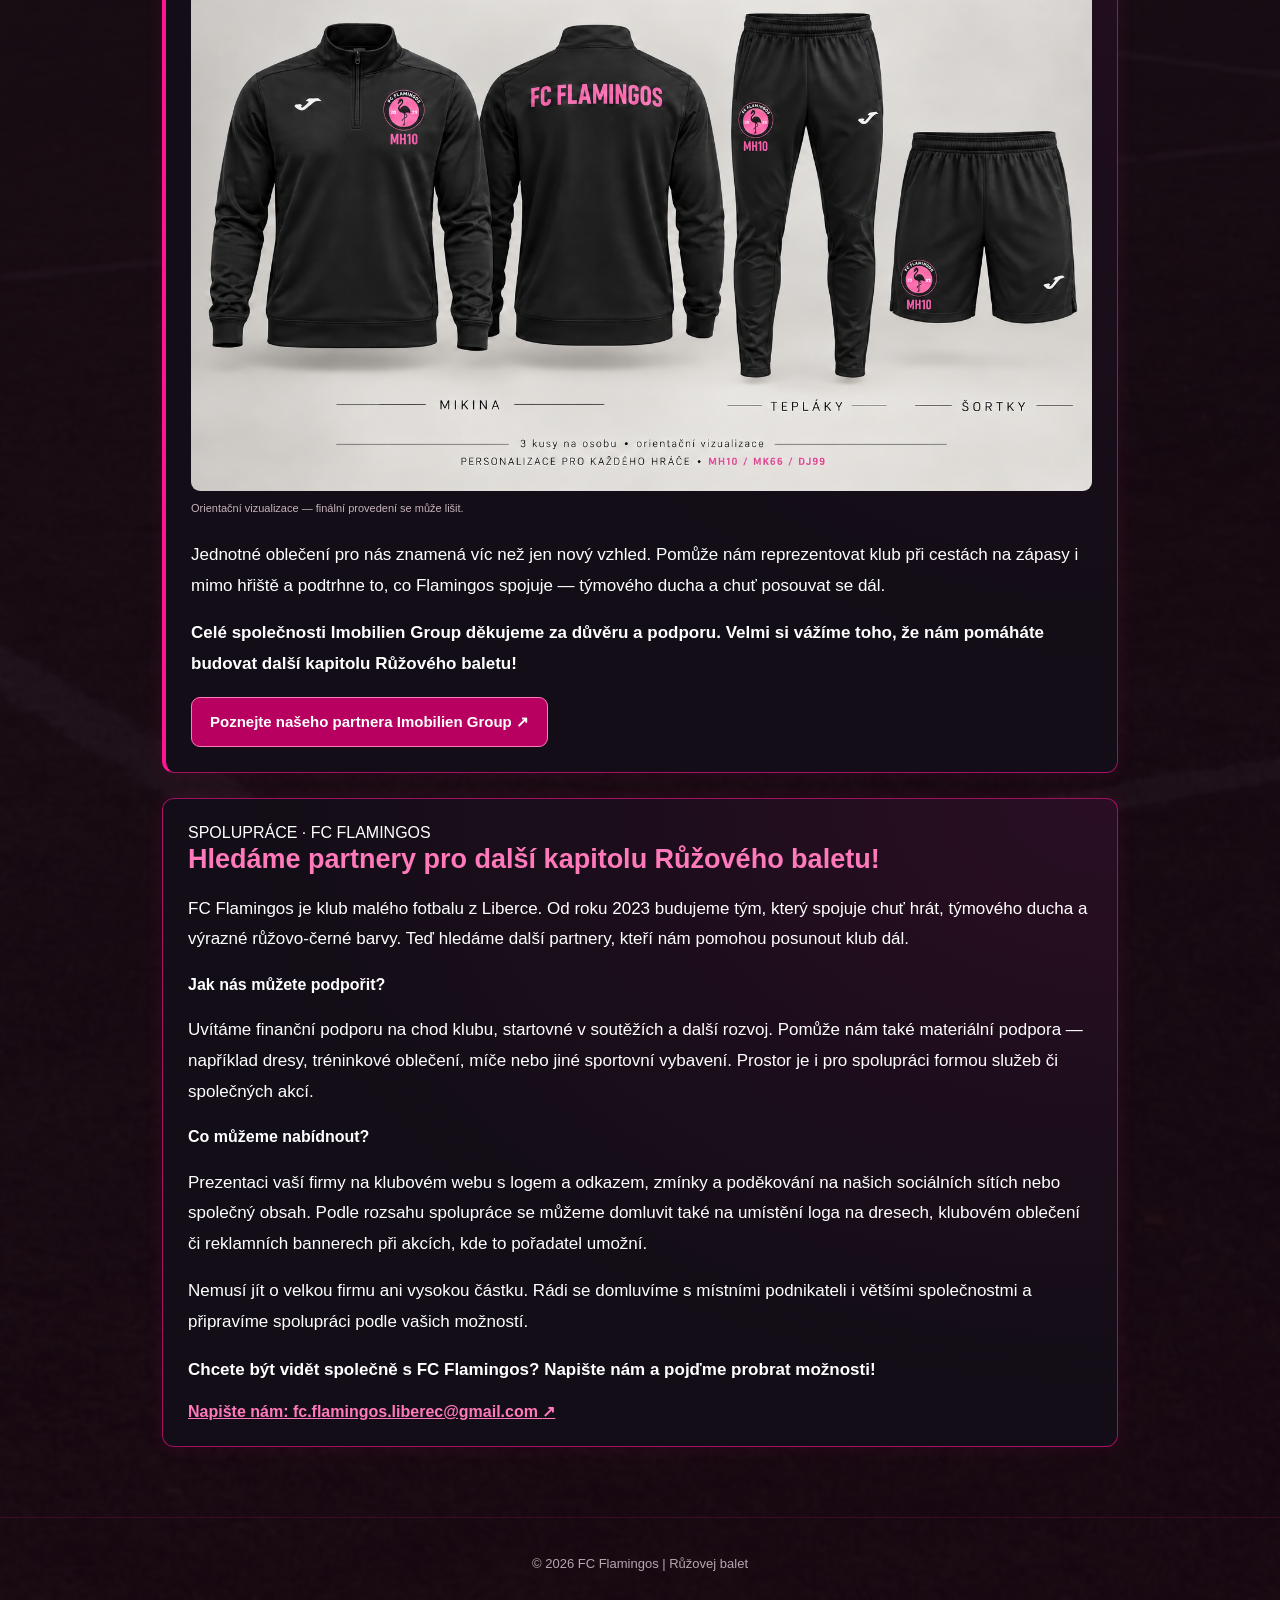
<file: index (1).html>
<!DOCTYPE html>

<html lang="cs">
<head>
<base href="/">
<meta charset="utf-8"/>
<meta content="width=device-width, initial-scale=1" name="viewport"/>
<title>Aktuality | FC Flamingos</title>
<link href="styles.css" rel="stylesheet"/>
<style>
/* Oprava log: pevná plocha pro obrázek, text pod ní. */
#sponsors .sponsor-card { display:flex; flex-direction:column; min-width:0; }
#sponsors .sponsor-logo { display:block; flex:0 0 auto; width:100%; height:300px; padding:24px; overflow:hidden; background:#000; }
#sponsors .sponsor-logo img { display:block; position:static; width:100%; height:252px; max-width:100%; max-height:252px; object-fit:contain; }
#sponsors .sponsor-content { position:relative; flex:1; background:linear-gradient(120deg,#250c1d,#120a16); }
.home-link.sponsors-link .home-link-icon { color:#ff1493; }
.home-link.sponsors-link .home-link-icon svg { width:42px; height:42px; }
@media(max-width:600px) {
  #sponsors .sponsor-logo { height:270px; padding:20px; }
  #sponsors .sponsor-logo img { height:230px; max-height:230px; }
}
</style>
<style>
.joma-home-banner {display:grid;grid-template-columns:1fr 1fr;gap:28px;align-items:center;margin-top:28px;padding:30px;background:radial-gradient(ellipse at top left,#500d35,transparent 70%),#130b16;border:1px solid #ff1493;border-radius:14px;box-shadow:inset 4px 0 #ff1493,0 0 24px #ff149320;}
.joma-eyebrow{display:block;color:#ff91c8;font-size:11px;font-weight:bold;letter-spacing:1.5px;line-height:1.6;}
#home .joma-home-banner h2{margin:14px 0;color:white;font-family:Impact,'Arial Narrow',Arial,sans-serif;font-size:clamp(28px,4vw,40px);font-weight:normal;font-style:italic;line-height:1.15;}
.joma-banner-copy p{color:#ead8e3;font-size:16px;line-height:1.7;margin:0 0 22px;}
.joma-home-banner button,.joma-partner-link{display:inline-flex;align-items:center;justify-content:center;gap:16px;min-height:50px;padding:14px 18px;color:white;background:#b80061;border:1px solid #ff79bb;border-radius:9px;font-size:15px;font-weight:bold;text-decoration:none;cursor:pointer;}
.joma-home-banner button:hover,.joma-partner-link:hover{background:#d00070;}
.joma-home-banner figure,.joma-article-image{margin:0;min-width:0;}
.joma-home-banner figure img,.joma-article-image img{display:block;width:100%;height:auto;max-width:100%;border-radius:9px;}
.joma-home-banner figcaption,.joma-article-image figcaption{margin-top:9px;color:#c7b3c0;font-size:11px;line-height:1.5;}
.joma-article{border-left:4px solid #ff1493;scroll-margin-top:25px;}
.joma-article-image{margin:24px 0;}
@media(max-width:700px){.joma-home-banner{grid-template-columns:1fr;padding:24px 20px;gap:22px;}.joma-home-banner button{width:100%;}}
</style><style>
.polis-home-banner{grid-template-columns:minmax(0,1.15fr) minmax(0,.85fr);}
#home .polis-home-banner figure{display:flex;justify-content:center;background:#09070a;border-radius:10px;overflow:hidden;}
#home .polis-home-banner figure img{width:100%;height:480px;object-fit:contain;}
.polis-article{border-left:4px solid #ff1493;scroll-margin-top:25px;}
.polis-article p{line-height:1.8;}
.polis-article h4{color:#ff91c8;font-size:20px;margin:28px 0 12px;}
.polis-article-image{width:100%;max-width:520px;margin:26px auto;}
.polis-article-image img{display:block;width:100%;height:auto;border-radius:10px;}
.polis-article-image figcaption{margin-top:10px;color:#c7b3c0;font-size:13px;line-height:1.5;}
@media(max-width:700px){.polis-home-banner{grid-template-columns:1fr;}#home .polis-home-banner figure img{height:auto;max-height:560px;}.polis-article h4{font-size:18px;}}
</style><style>

.menu-content a {
  flex-shrink: 0;
  padding: 13px 12px;
  color: #fff;
  text-align: left;
  font-size: 15px;
  background: #160d19;
  border: 1px solid rgba(255, 20, 147, 0.3);
  border-radius: 7px;
  cursor: pointer;
  transition: background 0.2s;
}


.menu-content a:hover,
.menu-content a[aria-current="page"] {
  background: #720944;
  border-color: var(--pink);
}
.menu-content a{text-decoration:none;display:block;font-weight:normal;}
a.home-link{font-weight:normal;overflow-wrap:normal;}
.joma-home-banner a.article-page-link{display:inline-flex;align-items:center;justify-content:center;gap:16px;min-height:50px;padding:14px 18px;color:white;background:#b80061;border:1px solid #ff79bb;border-radius:9px;font-size:15px;font-weight:bold;text-decoration:none;cursor:pointer;}
.joma-home-banner a.article-page-link:hover{background:#d00070;}
@media(max-width:700px){.joma-home-banner a.article-page-link{width:100%;}}
</style>
</head>
<body data-page="news">
<div class="menu">
<button aria-controls="menu-content" aria-expanded="false" aria-label="Otevřít menu" class="menu-btn" onclick="toggleMenu()" type="button">
        ☰
      </button>
<div class="menu-content" id="menu-content">
<a href="/" data-section="home">Úvod</a>
<a href="/kontakt/" data-section="contact">Kontakt</a>
<a href="/tabulky-a-vysledky/" data-section="results">
          Tabulky a výsledky
        </a>
<a href="/nadchazejici-zapasy/" data-section="matches">
          Nadcházející zápasy
        </a>
<a href="/tym/" data-section="team">Tým</a>
<a href="/o-klubu/" data-section="about">O klubu</a>
<a href="/fotogalerie/" data-section="gallery">
          Fotogalerie
        </a>
<a href="/aktuality/" data-section="news">Aktuality</a>
<a href="/sponzori/" data-section="sponsors" aria-controls="sponsors">Sponzoři</a>
</div>
</div>
<header>
<img alt="Logo FC Flamingos" class="logo" src="logo.png"/>
<h1>FC Flamingos</h1>
<p>Růžový balet 🏆🦩</p>
</header>
<section id="home">
<div class="joma-home-banner polis-home-banner">
<div class="joma-banner-copy"><span class="joma-eyebrow">NOVÁ POSILA · VÍTEJ V RŮŽOVÉM!</span>
<h2>Z akademie Slovanu<br/>do Flamingos. Vítej, Polisi!</h2>
<p>Šestnáctiletý obránce se zkušenostmi z první dorostenecké ligy U17 posílí Růžový balet. Jeho první vystoupení v růžovém plánujeme už na prosincový Xmas Chaos Cup.</p>
<a class="article-page-link" href="/aktuality/#novinky-polis">Více o nové posile <span aria-hidden="true">↗</span></a></div>
<figure><img alt="Polis při přivítání ve FC Flamingos s růžovým dresem. Klubová fotografie ze stories se znaky Slovanu Liberec a Flamingos." height="2048" src="./polis-flamingos.jpeg" width="1159"/></figure></div>
</section>
<section id="contact">
<h2>Kontakt</h2>
<p>Vedení Růžového baletu. Ozvi se nám!</p>
<div class="club-contacts">
<article class="club-contact">
<span class="contact-role">CEO KLUBU</span>
<h3>Matyáš František Hájek</h3>
<a class="contact-phone" href="tel:+420725914956">
<span aria-hidden="true">☎</span>
        +420 725 914 956
      </a>
</article>
<article class="club-contact">
<span class="contact-role">PŘEDSEDA A JEDNATEL MUŽSTVA</span>
<h3>Martin Kulhánek</h3>
<a class="contact-phone" href="tel:+420721666181">
<span aria-hidden="true">☎</span>
        +420 721 666 181
      </a>
</article>
<article class="club-contact">
<span class="contact-role">MANAŽER KLUBU</span>
<h3>Jiří Heiland</h3>
<a class="contact-phone" href="tel:+420608160890">
<span aria-hidden="true">☎</span>
        +420 608 160 890
      </a>
</article>
<article class="club-contact">
<span class="contact-role">KUSTOD MUŽSTVA</span>
<h3>Adrian Forgáč</h3>
<a class="contact-phone" href="tel:+420606820745">
<span aria-hidden="true">☎</span>
        +420 606 820 745
      </a>
</article>
</div>
<div class="club-socials">
<a class="club-social" href="mailto:fc.flamingos.liberec@gmail.com">
<span aria-hidden="true" class="contact-symbol">✉</span>
<span class="contact-social-text">
<strong>NAPIŠ NÁM</strong>
<span>fc.flamingos.liberec@gmail.com</span>
</span>
<span aria-hidden="true">→</span>
</a>
<a class="club-social" href="https://www.instagram.com/fc_flamingos_/" rel="noopener noreferrer" target="_blank">
<span aria-hidden="true" class="contact-symbol">◎</span>
<span class="contact-social-text">
<strong>SLEDUJ FLAMINGOS</strong>
<span>@fc_flamingos_</span>
</span>
<span aria-hidden="true">↗</span>
</a>
<a class="club-social" href="https://www.tiktok.com/@fc_flamingos_" rel="noopener noreferrer" target="_blank">
<span aria-hidden="true" class="contact-symbol">♪</span>
<span class="contact-social-text">
<strong>SLEDUJ NÁŠ TIKTOK</strong>
<span>@fc_flamingos_</span>
</span>
<span aria-hidden="true">↗</span>
</a>
</div>
</section>
<section id="results">
<h2>Tabulky a výsledky</h2>
<a aria-label="Otevřít závěrečnou tabulku v plné velikosti" class="standings-image-link" href="./tabulka.png" rel="noopener noreferrer" target="_blank">
<img alt="Závěrečná tabulka základní části Sudety Cupu, Season VI. FC Flamingos skončili čtvrtí se 41 body." class="standings-image" src="./tabulka.png"/>
</a>
<p class="standings-image-hint">
    Kliknutím otevřeš tabulku v plné velikosti.
  </p>
<h3 class="results-heading">Výsledky základní části</h3>
<div class="results-grid">
<article class="result-round">
<span class="result-round-label">SUDETY CUP · SEASON VI</span>
<h3>01. kolo</h3>
<p class="result-team-label">FC Flamingos proti:</p>
<ul class="result-list">
<li><span>FC Lidi</span><strong>1:0</strong></li>
<li><span>SK Gamble</span><strong>1:0</strong></li>
<li><span>FC Tysa</span><strong>1:1</strong></li>
</ul>
</article>
<article class="result-round">
<span class="result-round-label">SUDETY CUP · SEASON VI</span>
<h3>02. kolo</h3>
<p class="result-team-label">FC Flamingos proti:</p>
<ul class="result-list">
<li><span>FK Fitmonci</span><strong>1:3</strong></li>
<li><span>FC Real Chlastico</span><strong>3:0</strong></li>
<li><span>FC Benfika B</span><strong>3:1</strong></li>
</ul>
</article>
<article class="result-round">
<span class="result-round-label">SUDETY CUP · SEASON VI</span>
<h3>03. kolo</h3>
<p class="result-team-label">FC Flamingos proti:</p>
<ul class="result-list">
<li><span>San Miguel C.F.</span><strong>0:4</strong></li>
<li><span>FC Braničtí Rytíři</span><strong>1:3</strong></li>
<li><span>Sudeťáci</span><strong>0:1</strong></li>
</ul>
</article>
<article class="result-round">
<span class="result-round-label">SUDETY CUP · SEASON VI</span>
<h3>04. kolo</h3>
<p class="result-team-label">FC Flamingos proti:</p>
<ul class="result-list">
<li><span>FC Lidi</span><strong>3:3</strong></li>
<li><span>SK Gamble</span><strong>3:4</strong></li>
<li><span>FC Tysa</span><strong>1:0</strong></li>
</ul>
</article>
<article class="result-round">
<span class="result-round-label">SUDETY CUP · SEASON VI</span>
<h3>05. kolo</h3>
<p class="result-team-label">FC Flamingos proti:</p>
<ul class="result-list">
<li>
<span>FK Fitmonci<small>Dohráno v 11. kole</small></span>
<strong>3:2</strong>
</li>
<li><span>FC Real Chlastico</span><strong>2:2</strong></li>
<li><span>FC Benfika B</span><strong>1:0</strong></li>
</ul>
</article>
<article class="result-round">
<span class="result-round-label">SUDETY CUP · SEASON VI</span>
<h3>06. kolo</h3>
<p class="result-team-label">FC Flamingos proti:</p>
<ul class="result-list">
<li><span>San Miguel C.F.</span><strong>0:3</strong></li>
<li><span>FC Braničtí Rytíři</span><strong>3:1</strong></li>
<li><span>Sudeťáci</span><strong>2:0</strong></li>
</ul>
</article>
<article class="result-round">
<span class="result-round-label">SUDETY CUP · SEASON VI</span>
<h3>07. kolo</h3>
<p class="result-team-label">FC Flamingos proti:</p>
<ul class="result-list">
<li><span>FC Lidi</span><strong>3:1</strong></li>
<li><span>SK Gamble</span><strong>2:4</strong></li>
<li><span>FC Tysa</span><strong>1:3</strong></li>
</ul>
</article>
<article class="result-round">
<span class="result-round-label">SUDETY CUP · SEASON VI</span>
<h3>08. kolo</h3>
<p class="result-team-label">FC Flamingos proti:</p>
<ul class="result-list">
<li><span>FK Fitmonci</span><strong>2:1</strong></li>
<li><span>FC Real Chlastico</span><strong>0:1</strong></li>
<li><span>FC Benfika B</span><strong>1:5</strong></li>
</ul>
</article>
<article class="result-round">
<span class="result-round-label">SUDETY CUP · SEASON VI</span>
<h3>09. kolo</h3>
<p class="result-team-label">FC Flamingos proti:</p>
<ul class="result-list">
<li><span>San Miguel C.F.</span><strong>1:1</strong></li>
<li><span>FC Braničtí Rytíři</span><strong>2:1</strong></li>
<li><span>Sudeťáci</span><strong>3:0</strong></li>
</ul>
</article>
<article class="result-round">
<span class="result-round-label">SUDETY CUP · SEASON VI</span>
<h3>10. kolo</h3>
<p class="result-team-label">FC Flamingos proti:</p>
<ul class="result-list">
<li><span>FC Lidi</span><strong>6:0</strong></li>
<li><span>SK Gamble</span><strong>1:0</strong></li>
<li><span>FC Tysa</span><strong>3:1</strong></li>
</ul>
</article>
<article class="result-round">
<span class="result-round-label">SUDETY CUP · SEASON VI</span>
<h3>11. kolo</h3>
<p class="result-team-label">FC Flamingos proti:</p>
<ul class="result-list">
<li><span>FK Fitmonci</span><strong>5:0</strong></li>
<li><span>FC Real Chlastico</span><strong>0:0</strong></li>
<li><span>FC Benfika B</span><strong>2:2</strong></li>
<li>
<span>FK Fitmonci<small>Dohrávka 5. kola</small></span>
<strong>3:2</strong>
</li>
</ul>
</article>
<article class="result-round">
<span class="result-round-label">SUDETY CUP · SEASON VI</span>
<h3>12. kolo</h3>
<p class="result-team-label">FC Flamingos proti:</p>
<ul class="result-list">
<li><span>San Miguel C.F.</span><strong>0:0</strong></li>
<li><span>FC Braničtí Rytíři</span><strong>1:3</strong></li>
<li><span>Sudeťáci</span><strong>0:1</strong></li>
</ul>
</article>
</div>
<div class="round-box playoff-box">
<h3>🏆 Play-off Sudety Cupu</h3>
<p><strong>20. 6. 2026</strong></p>
<p>📍 Na Rozcestí — Vratislavice nad Nisou</p>
<div class="playoff-match">
<h4>Čtvrtfinále</h4>
<p>FC Flamingos vs SK Gamble <strong>3:2</strong></p>
</div>
<div class="playoff-match">
<h4>Semifinále</h4>
<p>FC Flamingos vs San Miguel C. F. <strong>0:4</strong></p>
</div>
<div class="playoff-match">
<h4>Zápas o třetí místo</h4>
<p>FC Flamingos vs FC Braničtí Rytíři <strong>1:1</strong></p>
<p>Po penaltách <strong>5:3</strong></p>
</div>
<p class="achievement">
      🥉 V play-off jsme získali historické třetí místo!
    </p>
</div>
</section>
<section id="matches">
<h2>Nadcházející zápasy</h2>
<div class="round-box">
<h3>Další zápasy připravujeme</h3>
<p>
      Termíny zápasů pro nadcházející sezónu brzy zveřejníme.
      Sledujte náš web a sociální sítě, ať vám nic neunikne!
    </p>
</div>
</section>
<section id="team">
<h2>Tým</h2>
<h3 class="position-title">Brankáři</h3>
<div class="players-grid">
<div class="player-card">
<img alt="Dmitriy Jerasov" src="dyma.jpg"/>
<h3>Dmitriy Jerasov</h3>
<p><strong>Pozice:</strong> Brankář</p>
<p><strong>Číslo:</strong> 99</p>
<p><strong>Věk:</strong> 23 let</p>
<p>
<strong>Statistiky:</strong> 11 čistých kont, 1 gól, 10 asistencí
          </p>
</div>
<div class="player-card">
<img alt="Lukáš Votruba" src="luky.jpg"/>
<h3>Lukáš Votruba</h3>
<p><strong>Pozice:</strong> Brankář</p>
<p><strong>Číslo:</strong> 1</p>
<p><strong>Věk:</strong> 17 let</p>
<p><strong>Statistiky:</strong> 1 čisté konto</p>
</div>
</div>
<h3 class="position-title">Obránci</h3>
<div class="players-grid">
<div class="player-card">
<img alt="Martin Kulhánek" src="martin.jpg"/>
<h3>Martin Kulhánek</h3>
<p><strong>Pozice:</strong> Obránce</p>
<p><strong>Číslo:</strong> 66</p>
<p><strong>Věk:</strong> 19 let</p>
<p><strong>Statistiky:</strong> 4 góly, 5 asistencí</p>
</div>
<div class="player-card">
<img alt="Ivo Rejnart" src="ivo.jpg"/>
<h3>Ivo Rejnart</h3>
<p><strong>Pozice:</strong> Obránce</p>
<p><strong>Číslo:</strong> 4</p>
<p><strong>Věk:</strong> 20 let</p>
<p><strong>Statistiky:</strong> -</p>
</div>
<div class="player-card">
<img alt="Kristián Bohun" src="kris.jpg"/>
<h3>Kristián Bohun</h3>
<p><strong>Pozice:</strong> Obránce</p>
<p><strong>Číslo:</strong> 13</p>
<p><strong>Věk:</strong> 19 let</p>
<p><strong>Statistiky:</strong> 3 góly</p>
</div>
<div class="player-card">
<img alt="Daniel Kott" src="kott.jpg"/>
<h3>Daniel Kott</h3>
<p><strong>Pozice:</strong> Obránce</p>
<p><strong>Číslo:</strong> 69</p>
<p><strong>Věk:</strong> 21 let</p>
<p><strong>Statistiky:</strong> 1 gól, 5 asistencí</p>
</div>
</div>
<h3 class="position-title">Záložníci</h3>
<div class="players-grid">
<div class="player-card">
<img alt="Fabián Abrt" src="fabi.jpg"/>
<h3>Fabián Abrt</h3>
<p><strong>Pozice:</strong> Záložník</p>
<p><strong>Číslo:</strong> 28</p>
<p><strong>Věk:</strong> 19 let</p>
<p><strong>Statistiky:</strong> 9 gólů, 4 asistence</p>
</div>
<div class="player-card">
<img alt="Jiří Heiland" src="jirka.jpg"/>
<h3>Jiří Heiland</h3>
<p><strong>Pozice:</strong> Záložník</p>
<p><strong>Číslo:</strong> 11</p>
<p><strong>Věk:</strong> 19 let</p>
<p><strong>Statistiky:</strong> 1 asistence</p>
</div>
<div class="player-card">
<img alt="Jan Albrecht" src="honza.jpg"/>
<h3>Jan Albrecht</h3>
<p><strong>Pozice:</strong> Záložník</p>
<p><strong>Číslo:</strong> 14</p>
<p><strong>Věk:</strong> 17 let</p>
<p><strong>Statistiky:</strong> 3 góly, 2 asistence</p>
</div>
<div class="player-card">
<img alt="Matyáš František Hájek" src="hajek.jpg"/>
<h3>Matyáš František Hájek</h3>
<p><strong>Pozice:</strong> Záložník</p>
<p><strong>Číslo:</strong> 10</p>
<p><strong>Věk:</strong> 20 let</p>
<p><strong>Statistiky:</strong> 9 gólů, 15 asistencí</p>
</div>
<div class="player-card">
<img alt="Jan Klust" src="klusty.jpg"/>
<h3>Jan Klust</h3>
<p><strong>Pozice:</strong> Záložník</p>
<p><strong>Číslo:</strong> 6</p>
<p><strong>Věk:</strong> 19 let</p>
<p><strong>Statistiky:</strong> 24 gólů, 7 asistencí</p>
</div>
</div>
<h3 class="position-title">Útočníci</h3>
<div class="players-grid">
<div class="player-card">
<img alt="Denis Dušek" src="dena.jpg"/>
<h3>Denis Dušek</h3>
<p><strong>Pozice:</strong> Útočník</p>
<p><strong>Číslo:</strong> 27</p>
<p><strong>Věk:</strong> 19 let</p>
<p><strong>Statistiky:</strong> 8 gólů, 3 asistence</p>
</div>
<div class="player-card">
<img alt="Ondřej Šimek" src="simek.jpg"/>
<h3>Ondřej Šimek</h3>
<p><strong>Pozice:</strong> Útočník</p>
<p><strong>Číslo:</strong> 23</p>
<p><strong>Věk:</strong> 19 let</p>
<p><strong>Statistiky:</strong> 3 góly, 5 asistencí</p>
</div>
<div class="player-card">
<img alt="Ondřej Průša" src="ondra.jpg"/>
<h3>Ondřej Průša</h3>
<p><strong>Pozice:</strong> Útočník</p>
<p><strong>Číslo:</strong> 7</p>
<p><strong>Věk:</strong> 20 let</p>
<p><strong>Statistiky:</strong> 3 góly, 4 asistence</p>
</div>
<div class="player-card">
<img alt="Adrián Forgáč" src="forgy.jpg"/>
<h3>Adrián Forgáč</h3>
<p><strong>Pozice:</strong> Útočník</p>
<p><strong>Číslo:</strong> 8</p>
<p><strong>Věk:</strong> 21 let</p>
<p><strong>Statistiky:</strong> -</p>
</div>
</div>
</section>
<section id="about">
<h2>O klubu</h2>
<div class="card">
<h3>Historie klubu</h3>
<p>
          FC Flamingos vznikl na podzim roku 2023 v Liberci. Klub založili
          současný kapitán a historicky nejlepší střelec Matyáš František Hájek
          a klubová legenda David Drobný.
        </p>
<p>
          Začátky byly poměrně krušné a výsledky nebyly vždy příznivé. Během
          následujících sezón se však výrazně proměnila kostra týmu. Přišla řada
          opor, které pomohly klubu posunout se vpřed.
        </p>
<p>
          Naše barvy jsou růžová a černá a přezdívka „Růžový balet“ k nám
          neodmyslitelně patří. Působíme v soutěži Sudety Cup a dění kolem klubu
          sdílíme také na sociálních sítích.
        </p>
</div>
<div class="card">
<h3>🥉 Historický úspěch</h3>
<p>
          V základní části Season VI jsme obsadili čtvrté místo se 41 body po 36
          zápasech.
        </p>
<p>
          V play-off Sudety Cupu 2026 jsme vybojovali historické třetí místo. Ve
          čtvrtfinále jsme porazili SK Gamble 3:2. Po semifinálové porážce 0:4 s
          San Miguel C. F. jsme v zápase o třetí místo remizovali s FC Braničtí
          Rytíři 1:1 a penaltový rozstřel vyhráli 5:3, a zaslouženě jsem si tak
          připsali historické třetí místo.
        </p>
</div>
</section>
<section id="gallery">
<h2>Fotogalerie 2026/27</h2>
<p>
          Momentky ze zápasů, emoce i dění kolem hřiště. Vyber si kolo a otevři
          celé fotoalbum na Zoneramě. Alba obsahují fotografie všech týmů Sudety
          Cupu.
        </p>
<div class="photo-albums">
<article class="album-card album-playoff">
<span class="album-label">🏆 Play-off</span>
<h3>Play-off Sudety Cupu</h3>
<p class="album-date">20. 6. 2026</p>
<p>
              Vzpomínky na turnaj, ze kterého jsme přivezli historické třetí
              místo.
            </p>
<div class="album-links">
<a href="https://us.zonerama.com/kacikbofoto/Album/1000427813" rel="noopener noreferrer" target="_blank">📸 kacikbo.foto ↗</a>
<a href="https://eu.zonerama.com/SarkaMakovskaPhotogallery/Album/15639155" rel="noopener noreferrer" target="_blank">📸 Šárka Makovská ↗</a>
</div>
</article>
<article class="album-card">
<span class="album-label">Sudety Cup · Season VI</span>
<h3>12. kolo</h3>
<p class="album-date">7. 6. 2026</p>
<div class="album-links">
<a href="https://eu.zonerama.com/SarkaMakovskaPhotogallery/Album/15531288" rel="noopener noreferrer" target="_blank">📸 Šárka Makovská ↗</a>
</div>
</article>
<article class="album-card">
<span class="album-label">Sudety Cup · Season VI</span>
<h3>11. kolo</h3>
<p class="album-date">31. 5. 2026</p>
<div class="album-links">
<a href="https://eu.zonerama.com/SarkaMakovskaPhotogallery/Album/15524873" rel="noopener noreferrer" target="_blank">📸 Šárka Makovská ↗</a>
</div>
</article>
<article class="album-card">
<span class="album-label">Sudety Cup · Season VI</span>
<h3>Zápasy 10. května</h3>
<p class="album-date">10. 5. 2026</p>
<div class="album-links">
<a href="https://us.zonerama.com/kacikbofoto/Album/1000411940" rel="noopener noreferrer" target="_blank">📸 kacikbo.foto ↗</a>
</div>
</article>
<article class="album-card">
<span class="album-label">Sudety Cup · Season VI</span>
<h3>6. kolo</h3>
<p class="album-date">26. 4. 2026</p>
<div class="album-links">
<a href="https://eu.zonerama.com/SarkaMakovskaPhotogallery/Album/15178739" rel="noopener noreferrer" target="_blank">📸 Šárka Makovská ↗</a>
</div>
</article>
<article class="album-card">
<span class="album-label">Sudety Cup · Season VI</span>
<h3>5. kolo</h3>
<p class="album-date">19. 4. 2026</p>
<div class="album-links">
<a href="https://eu.zonerama.com/SarkaMakovskaPhotogallery/Album/15133690" rel="noopener noreferrer" target="_blank">📸 Šárka Makovská ↗</a>
</div>
</article>
<article class="album-card">
<span class="album-label">Sudety Cup · Season VI</span>
<h3>3. kolo</h3>
<p class="album-date">29. 3. 2026</p>
<div class="album-links">
<a href="https://eu.zonerama.com/SarkaMakovskaPhotogallery/Album/15004577" rel="noopener noreferrer" target="_blank">📸 Šárka Makovská ↗</a>
</div>
</article>
<article class="album-card">
<span class="album-label">Sudety Cup · Season VI</span>
<h3>2. kolo</h3>
<p class="album-date">22. 3. 2026</p>
<div class="album-links">
<a href="https://us.zonerama.com/kacikbofoto/Album/1000388332" rel="noopener noreferrer" target="_blank">📸 kacikbo.foto ↗</a>
<a href="https://eu.zonerama.com/SarkaMakovskaPhotogallery/Album/14965530" rel="noopener noreferrer" target="_blank">📸 Šárka Makovská ↗</a>
</div>
</article>
<article class="album-card">
<span class="album-label">Sudety Cup · Season VI</span>
<h3>1. kolo</h3>
<p class="album-date">15. 3. 2026</p>
<div class="album-links">
<a href="https://eu.zonerama.com/SarkaMakovskaPhotogallery/Album/14915869" rel="noopener noreferrer" target="_blank">📸 Šárka Makovská ↗</a>
</div>
</article>
</div>
</section>
<section id="news" class="active">
<h2>Aktuality</h2>
<article class="news-card polis-article be-announcement" id="flamingos-be">
<span class="joma-eyebrow">KLUBOVÉ NOVINKY · FLAMINGOS BÉ</span>
<h3>Jeden klub, dva týmy: představujeme FC Flamingos BÉ!</h3>
<p><strong>Růžový balet se rozrůstá. Oficiálně otevíráme Flamingos BÉ, které bude fungovat po boku našeho Áčka.</strong> Zájem o růžový dres roste a na soupisce Sudety Cupu je jen 15 míst. S Béčkem můžeme dát prostor více hráčům a mladým talentům, kteří u nás chtějí sbírat zkušenosti.</p>
<h4>David Drobný povede Béčko</h4>
<p>Manažerem se stává <strong>David Drobný</strong>, spoluzakladatel Flamingos, autor klubového loga a člen Dvorany slávy. Povede organizaci týmu a zároveň nastupuje v útoku s číslem 7. Béčko bude mít vlastní vedení i prostor rozhodovat o svém fungování.</p>
<h4>Stejné barvy, nové tváře</h4>
<p>Na hřišti se můžeme potkat jako soupeři, na turnajích se ale budeme navzájem podporovat. Béčko má na úvod 11 hráčů. Teď se může sehrát, sbírat zkušenosti a ukázat, co v něm je.</p>
<p><strong>Vítejte v růžové rodině, Flamingos BÉ! 🦩</strong></p>
<a class="joma-partner-link" href="/tym/#b-tym">Prohlédnout soupisku Béčka <span aria-hidden="true">↗</span></a>
</article>
<article class="news-card polis-article" id="novinky-polis">
<span class="joma-eyebrow">NOVÁ POSILA · FC FLAMINGOS</span>
<h3>Posila z akademie Slovanu Liberec. Polis míří do Flamingos!</h3>
<p><strong>Růžový balet vítá novou posilu! Přidává se k nám Polis, teprve šestnáctiletý talent a pilíř obrany z akademie FC Slovan Liberec.</strong> Máme radost, že náš tým rozšíří mladý hráč s chutí hrát a posouvat se dál.</p>
<figure class="polis-article-image"><img alt="Polis a zástupce FC Flamingos společně drží růžový klubový dres při přivítání nové posily." height="2048" loading="lazy" src="./polis-flamingos.jpeg" width="1159"/><figcaption>Ze Slovanu do růžového. Vítej ve Flamingos, Polisi!</figcaption></figure>
<h4>Zkušenosti z dorosteneckého fotbalu</h4>
<p>Polis v současnosti hájí barvy <strong>FC Slovan Liberec ve druhé dorostenecké lize U17</strong>. Zkušenosti má také z <strong>první dorostenecké ligy U17</strong>. Do naší obrany tak přinese zkušenosti z akademického prostředí i mladou energii.</p>
<h4>Zájem, který nás těší</h4>
<p>O zapojení do FC Flamingos projevil Polis obrovský zájem a my jsme rádi, že si cestu k našemu klubu nacházejí i nadějní mladí hráči z akademií. Je to pro nás povzbuzení a další motivace pokračovat v práci, díky které se Růžový balet postupně posouvá dál.</p>
<h4>Poprvé v růžovém už v prosinci</h4>
<p>Na jeho první vystoupení v růžovém dresu se můžete těšit už na <strong>Xmas Chaos Cupu v prosinci 2026</strong>. Přijďte podpořit Flamingos a přivítat naši novou posilu!</p>
<p><strong>Vítej mezi námi, Polisi. Těšíme se na společné zápasy!</strong></p>
</article><article class="news-card joma-article" id="novinky-joma">
<span class="joma-eyebrow">PARTNEŘI · KLUBOVÉ VYBAVENÍ</span>
<h3>Imobilien Group posouvá Flamingos dál. Čekají nás nové soupravy Joma!</h3>
<p>Máme obrovskou radost! Společnost <strong>Imobilien Group</strong> podpořila FC Flamingos sponzorským darem ve výši <strong>přibližně 20 000 Kč</strong>. Pro náš klub je to významná pomoc a další velký krok vpřed.</p>
<p>Díky této podpoře budeme mít nové klubové vybavení značky <strong>Joma</strong>. Připravujeme černé mikiny, tepláky a šortky s růžovým znakem Flamingos a personalizací pro jednotlivé hráče. Iniciály a číslo, například <strong>MH10, MK66 nebo DJ99</strong>, budou umístěné pod klubovým logem. Na zádech mikiny zůstane nápis FC FLAMINGOS.</p>
<figure class="joma-article-image"><img alt="Orientační návrh klubového balíčku Joma: mikina zepředu a zezadu, tepláky a šortky." loading="lazy" src="./joma-soupravy.png"/><figcaption>Orientační vizualizace — finální provedení se může lišit.</figcaption></figure>
<p>Jednotné oblečení pro nás znamená víc než jen nový vzhled. Pomůže nám reprezentovat klub při cestách na zápasy i mimo hřiště a podtrhne to, co Flamingos spojuje — týmového ducha a chuť posouvat se dál.</p>
<p><strong>Celé společnosti Imobilien Group děkujeme za důvěru a podporu. Velmi si vážíme toho, že nám pomáháte budovat další kapitolu Růžového baletu!</strong></p>
<a class="joma-partner-link" href="http://www.imobilien.cz/html/onas.htm" rel="noopener noreferrer" target="_blank">Poznejte našeho partnera Imobilien Group ↗</a>
</article>
<article class="news-card sponsor-news">
<span class="sponsor-news-label">SPOLUPRÁCE · FC FLAMINGOS</span>
<h3>Hledáme partnery pro další kapitolu Růžového baletu!</h3>
<p>FC Flamingos je klub malého fotbalu z Liberce. Od roku 2023 budujeme tým, který spojuje chuť hrát, týmového ducha a výrazné růžovo-černé barvy. Teď hledáme další partnery, kteří nám pomohou posunout klub dál.</p>
<h4>Jak nás můžete podpořit?</h4>
<p>Uvítáme finanční podporu na chod klubu, startovné v soutěžích a další rozvoj. Pomůže nám také materiální podpora — například dresy, tréninkové oblečení, míče nebo jiné sportovní vybavení. Prostor je i pro spolupráci formou služeb či společných akcí.</p>
<h4>Co můžeme nabídnout?</h4>
<p>Prezentaci vaší firmy na klubovém webu s logem a odkazem, zmínky a poděkování na našich sociálních sítích nebo společný obsah. Podle rozsahu spolupráce se můžeme domluvit také na umístění loga na dresech, klubovém oblečení či reklamních bannerech při akcích, kde to pořadatel umožní.</p>
<p>Nemusí jít o velkou firmu ani vysokou částku. Rádi se domluvíme s místními podnikateli i většími společnostmi a připravíme spolupráci podle vašich možností.</p>
<p><strong>Chcete být vidět společně s FC Flamingos? Napište nám a pojďme probrat možnosti!</strong></p>
<a class="sponsor-news-contact" href="mailto:fc.flamingos.liberec@gmail.com?subject=Spolupr%C3%A1ce%20s%20FC%20Flamingos">Napište nám: fc.flamingos.liberec@gmail.com <span aria-hidden="true">↗</span></a>
</article>
</section>
<section id="sponsors">
<h2>Sponzoři</h2>
<p>
    Za Růžovým baletem stojí i naši partneři.
    Děkujeme za podporu FC Flamingos!
  </p>
<div class="sponsors-grid">
<article class="sponsor-card">
<div class="sponsor-logo">
<img alt="Imobilien Group" loading="lazy" src="./sponzor-imobilien.png"/>
</div>
<div class="sponsor-content">
<span class="sponsor-label">PARTNER FC FLAMINGOS</span>
<h3>Imobilien Group</h3>
<a class="sponsor-link" href="http://www.imobilien.cz/html/onas.htm" rel="noopener noreferrer" target="_blank">
          Navštívit web partnera
          <span aria-hidden="true">↗</span>
</a>
</div>
</article>
<article class="sponsor-card">
<div class="sponsor-logo">
<img alt="Klub Lípa Liberec" loading="lazy" src="./sponzor-lipa.jpeg"/>
</div>
<div class="sponsor-content">
<span class="sponsor-label">PARTNER FC FLAMINGOS</span>
<h3>Klub Lípa Liberec</h3>
<a class="sponsor-link" href="https://klublipa.cz/" rel="noopener noreferrer" target="_blank">
          Navštívit web partnera
          <span aria-hidden="true">↗</span>
</a>
</div>
</article>
</div>
</section>
<footer>
<p>© 2026 FC Flamingos | Růžovej balet</p>
</footer>
<script src="script.js"></script>
<script>
/* Růžová ikona spolupráce místo barevného emoji. */
(function () {
  const icon = document.querySelector('.sponsors-link .home-link-icon');
  if (icon) {
    icon.innerHTML = '<svg viewBox="0 0 24 24" fill="none" stroke="currentColor" stroke-width="1.8" stroke-linecap="round" stroke-linejoin="round" aria-hidden="true" focusable="false"><path d="m11 17 2 2a1 1 0 1 0 3-3"/><path d="m14 14 2.5 2.5a1 1 0 1 0 3-3l-4-4a3 3 0 0 0-4 0l-.9.9a1 1 0 1 1-3-3l2.9-2.9a5.5 5.5 0 0 1 6 0l.4.2a2 2 0 0 0 1 .3H21"/><path d="m21 3 1 11h-2M3 3 2 14h2l6 6a1 1 0 1 0 3-3M3 5h5"/></svg>';
  }
})();
</script>
<script>
function showJomaArticle() {
  showSection('news');
  window.requestAnimationFrame(function () {
    const article = document.getElementById('novinky-joma');
    if (!article) return;
    const heading = article.querySelector('h3');
    heading.setAttribute('tabindex', '-1');
    heading.focus({preventScroll:true});
    article.scrollIntoView({behavior:'instant',block:'start'});
  });
}
</script><script>
function showPolisArticle() {
  showSection('news');
  window.requestAnimationFrame(function () {
    const article = document.getElementById('novinky-polis');
    if (!article) return;
    const heading = article.querySelector('h3');
    heading.setAttribute('tabindex', '-1');
    heading.focus({preventScroll:true});
    article.scrollIntoView({behavior:'instant',block:'start'});
  });
}
</script><script src="page-navigation.js"></script>
</body>
</html>
</file>
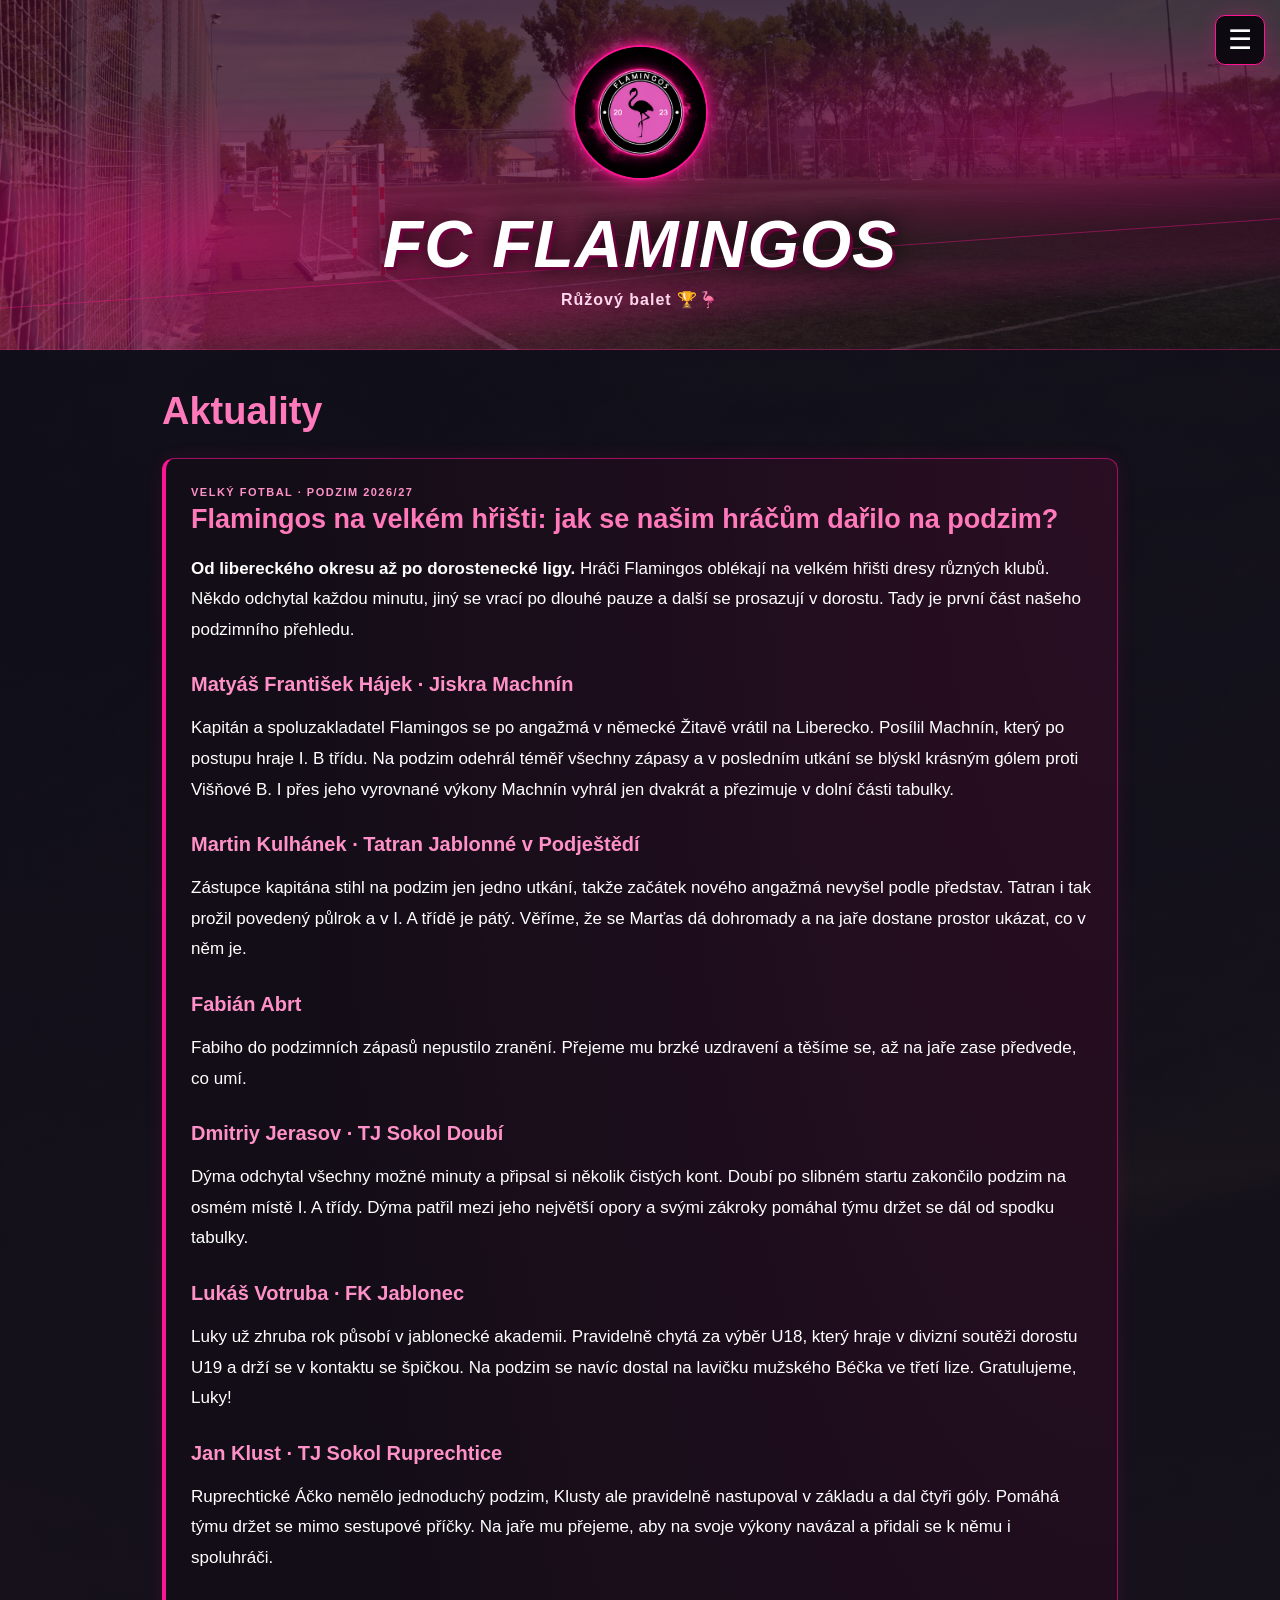
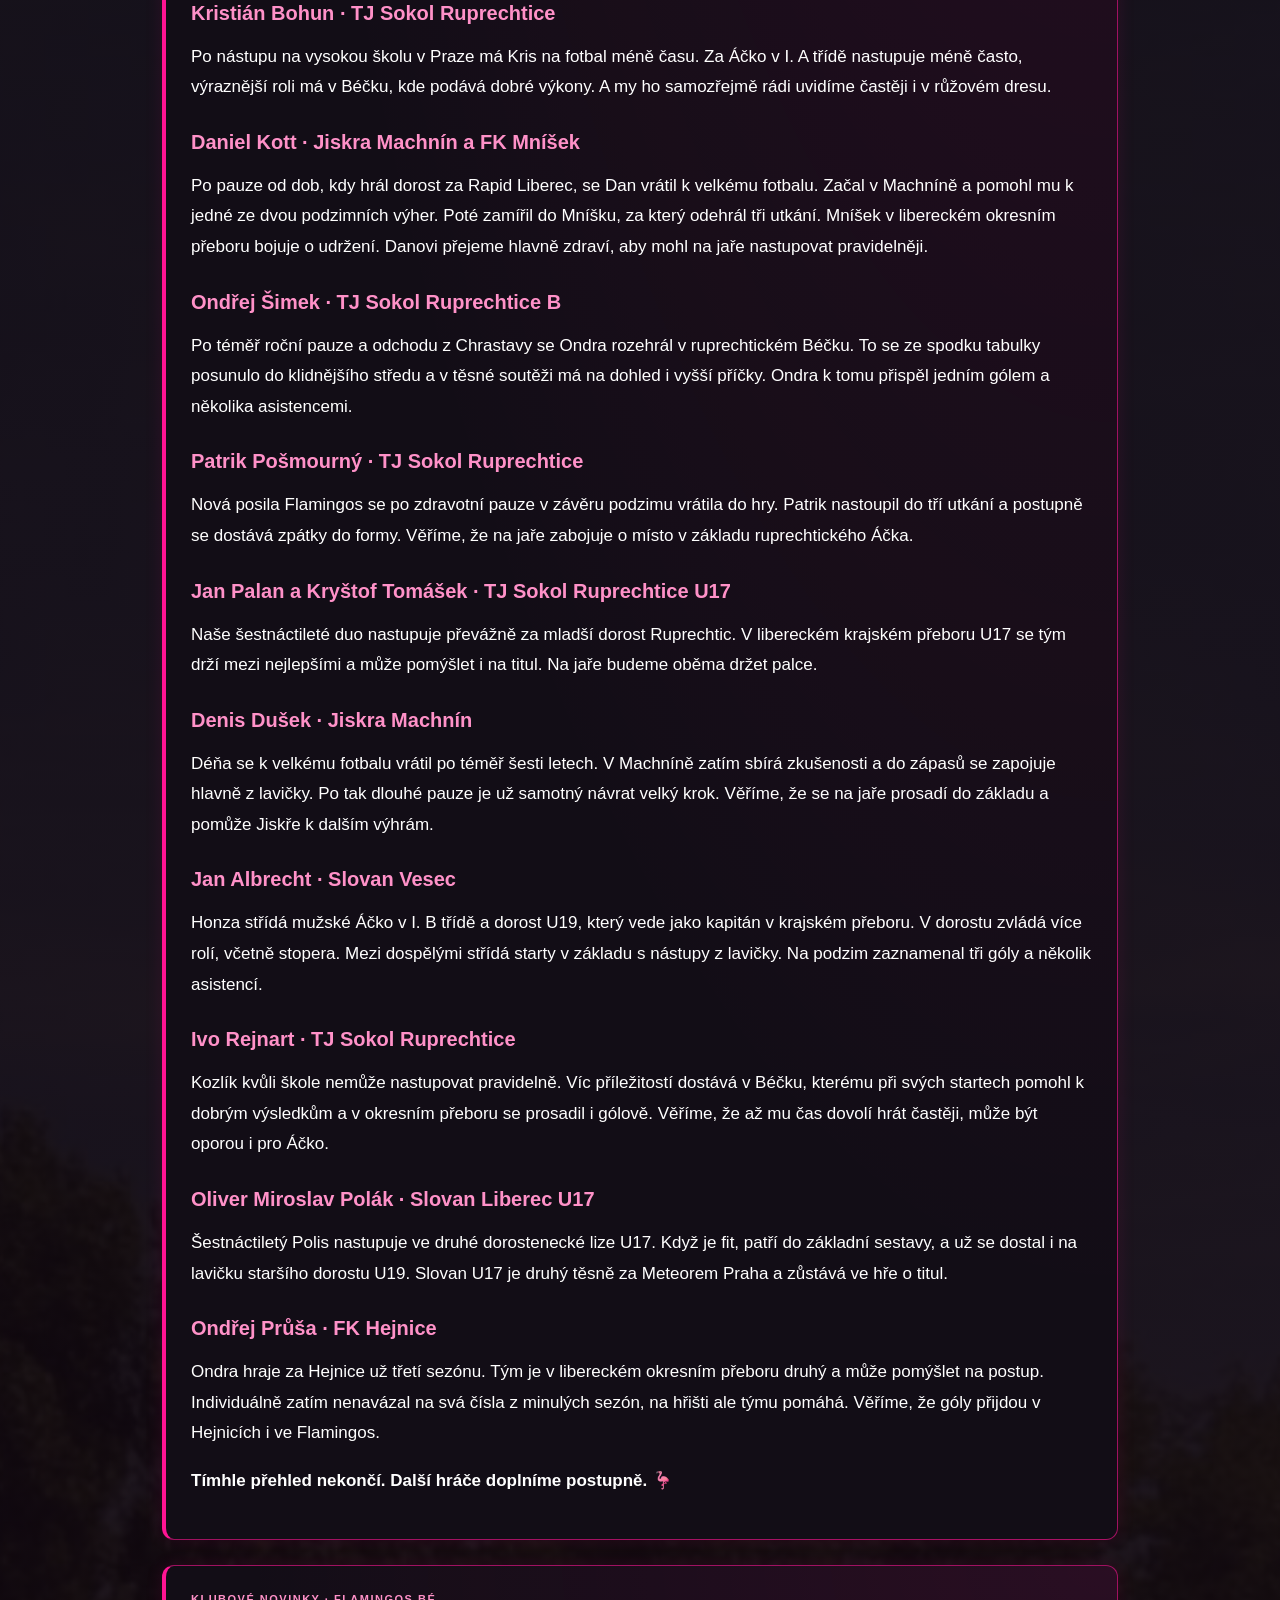
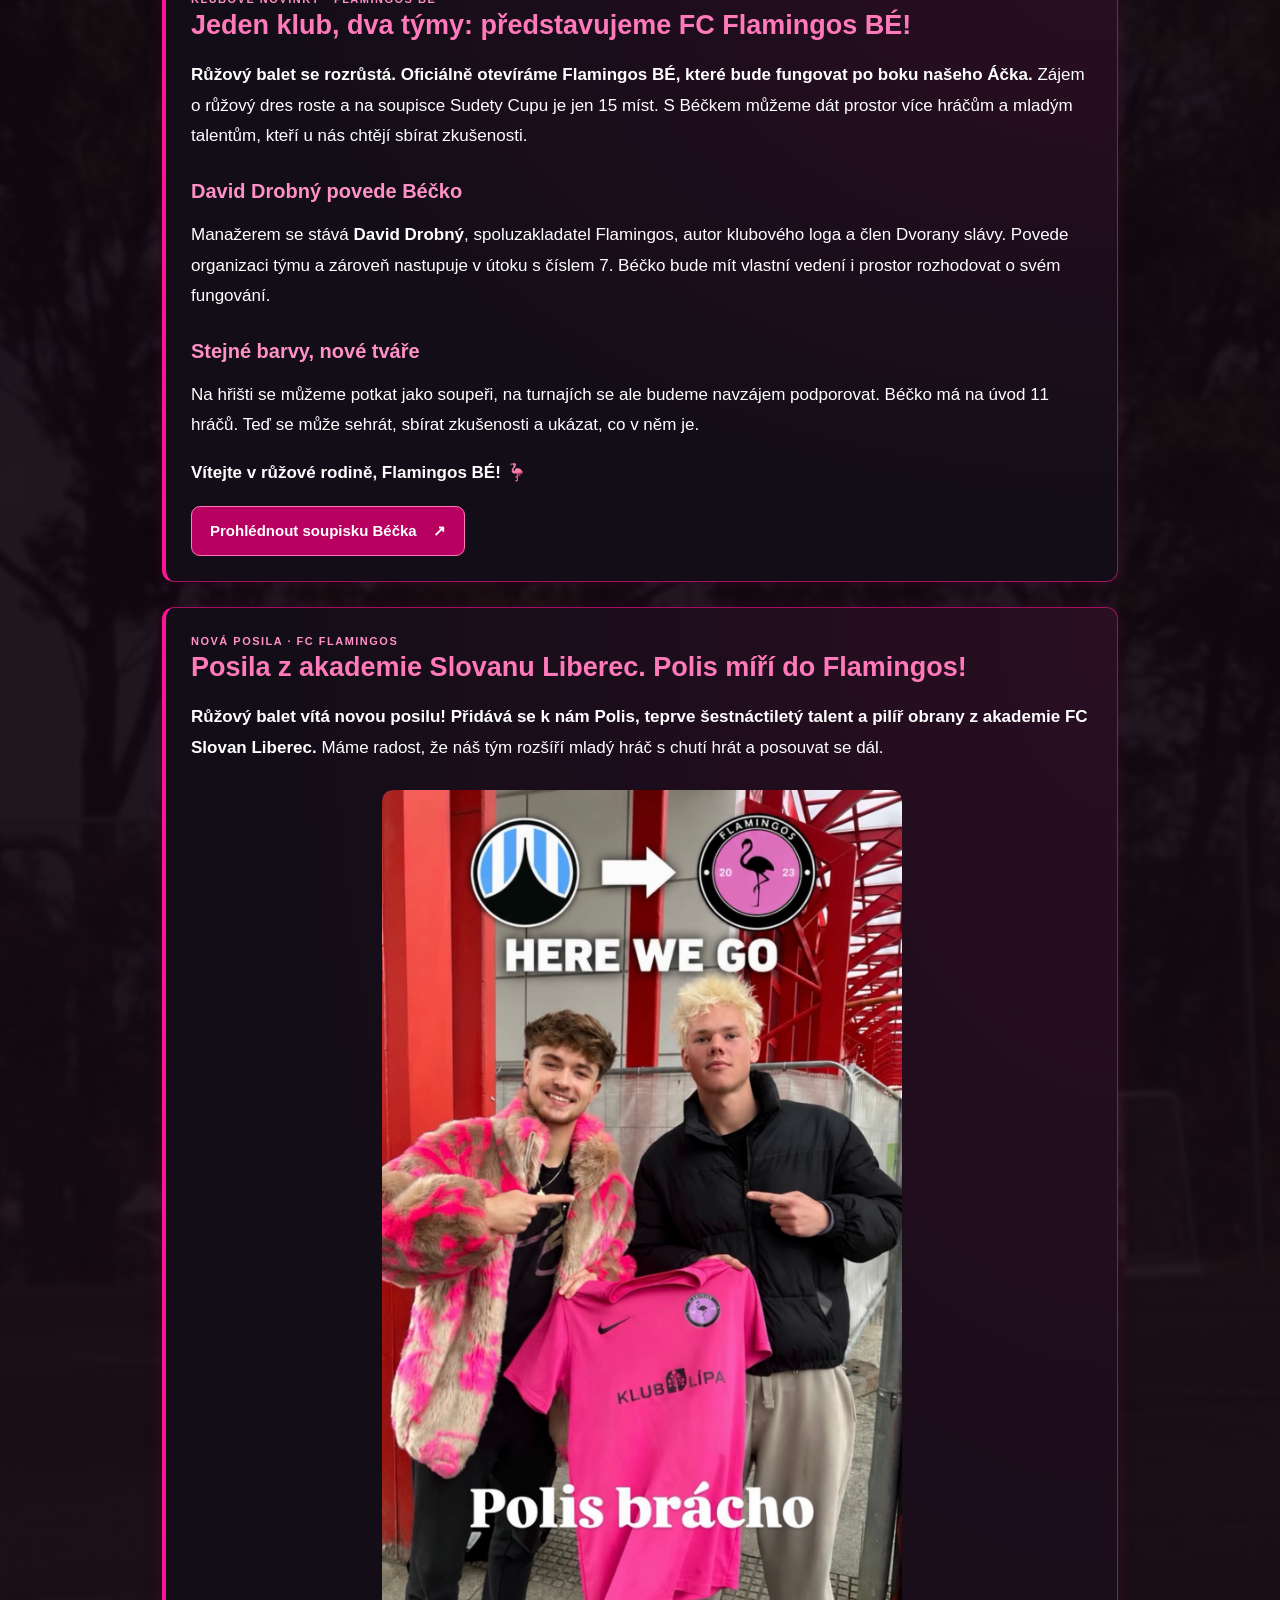
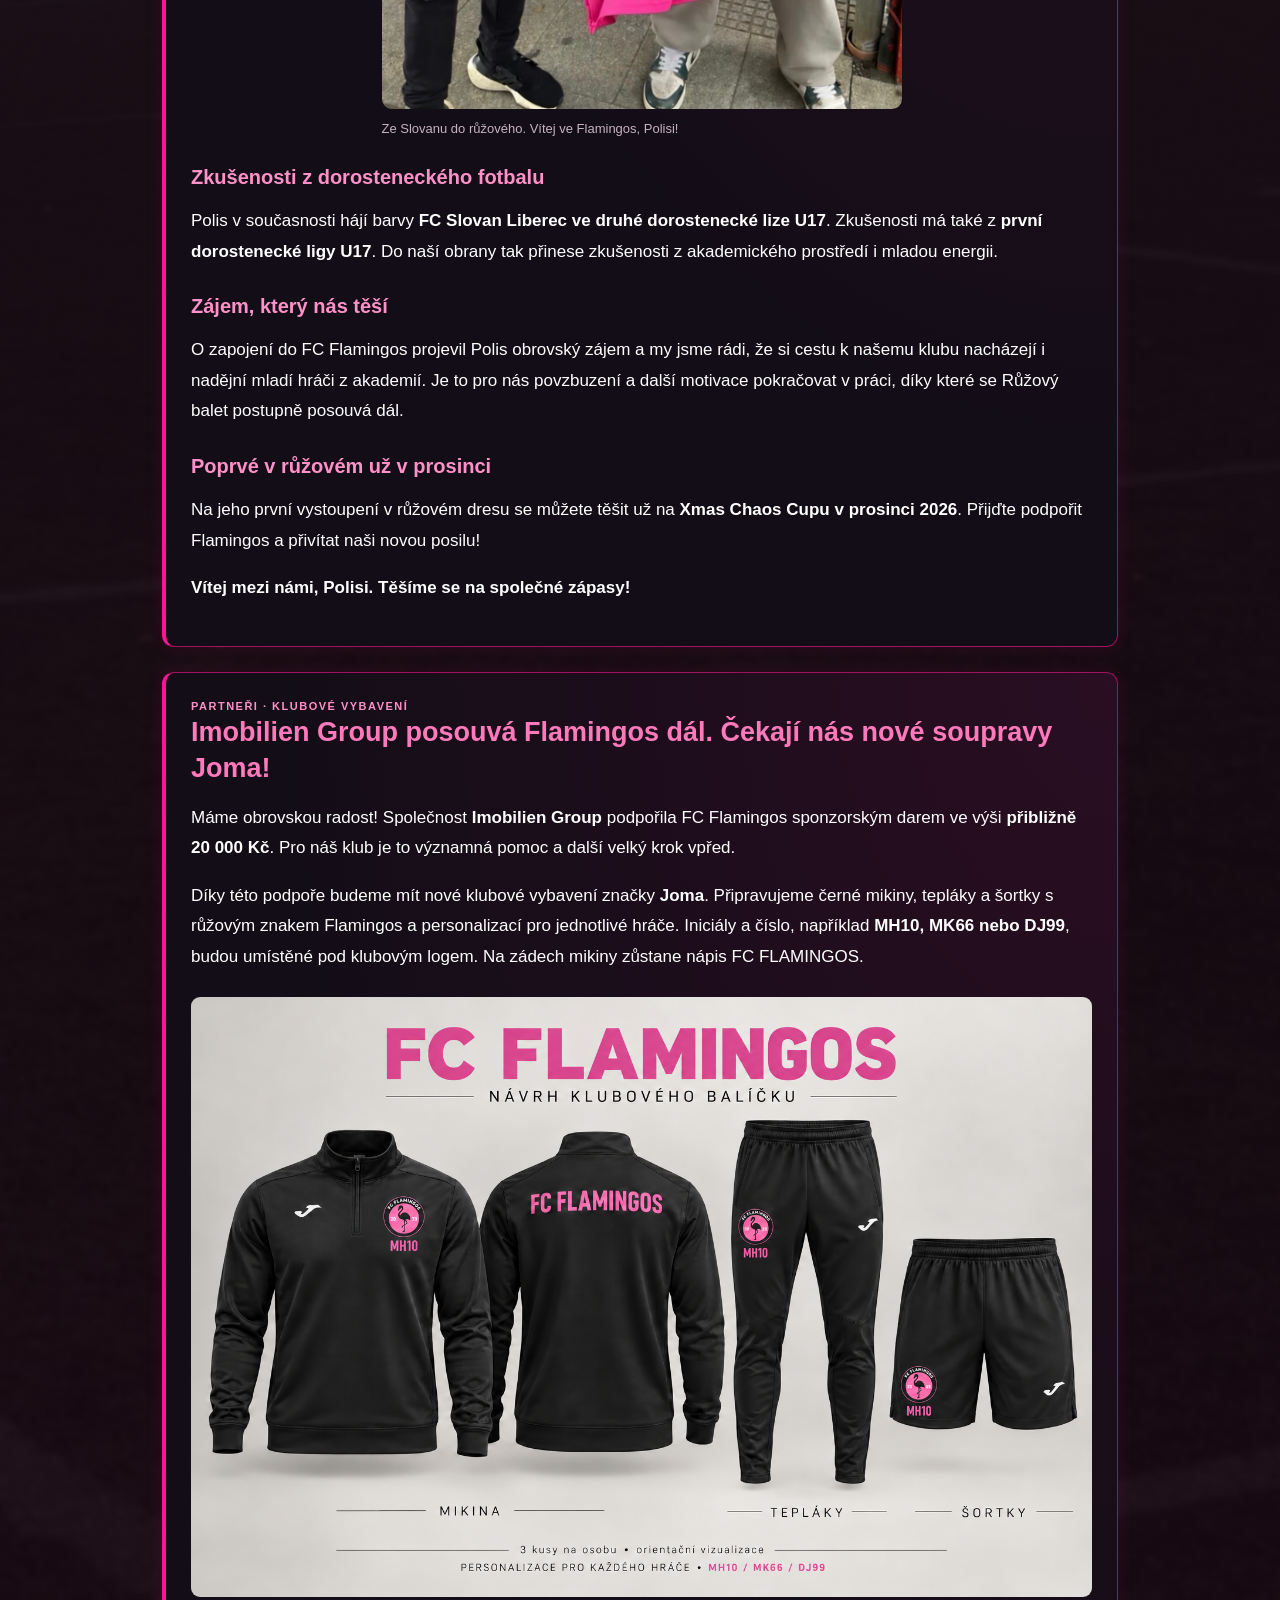
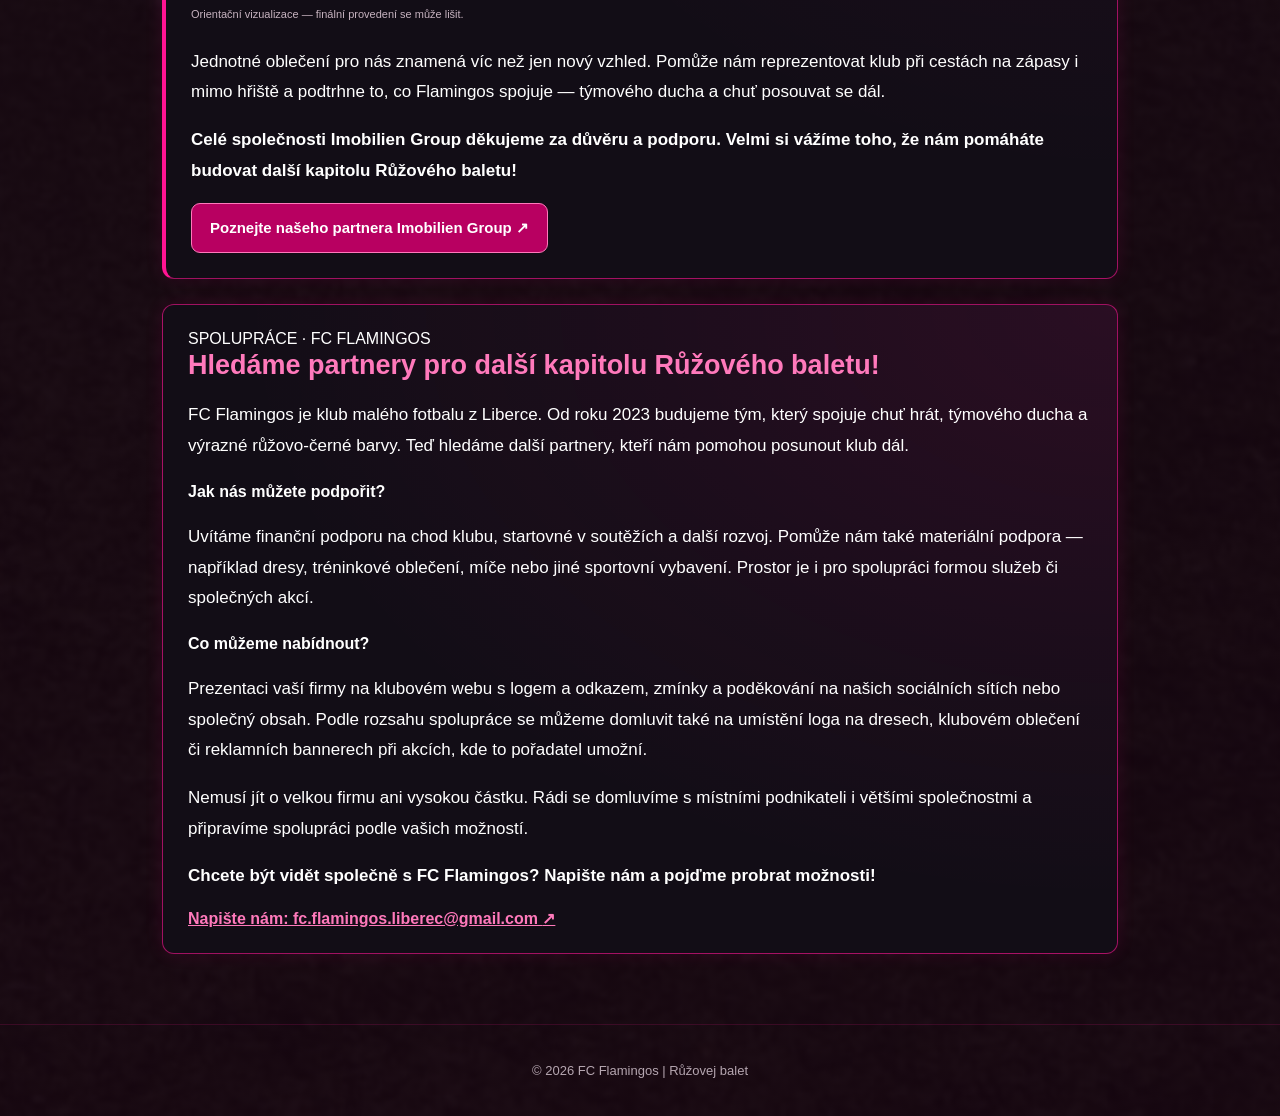
<file: aktuality/index (1).html>
<!DOCTYPE html>

<html lang="cs">
<head>
<base href="/">
<meta charset="utf-8"/>
<meta content="width=device-width, initial-scale=1" name="viewport"/>
<title>Aktuality | FC Flamingos</title>
<link href="styles.css" rel="stylesheet"/>
<style>
/* Oprava log: pevná plocha pro obrázek, text pod ní. */
#sponsors .sponsor-card { display:flex; flex-direction:column; min-width:0; }
#sponsors .sponsor-logo { display:block; flex:0 0 auto; width:100%; height:300px; padding:24px; overflow:hidden; background:#000; }
#sponsors .sponsor-logo img { display:block; position:static; width:100%; height:252px; max-width:100%; max-height:252px; object-fit:contain; }
#sponsors .sponsor-content { position:relative; flex:1; background:linear-gradient(120deg,#250c1d,#120a16); }
.home-link.sponsors-link .home-link-icon { color:#ff1493; }
.home-link.sponsors-link .home-link-icon svg { width:42px; height:42px; }
@media(max-width:600px) {
  #sponsors .sponsor-logo { height:270px; padding:20px; }
  #sponsors .sponsor-logo img { height:230px; max-height:230px; }
}
</style>
<style>
.joma-home-banner {display:grid;grid-template-columns:1fr 1fr;gap:28px;align-items:center;margin-top:28px;padding:30px;background:radial-gradient(ellipse at top left,#500d35,transparent 70%),#130b16;border:1px solid #ff1493;border-radius:14px;box-shadow:inset 4px 0 #ff1493,0 0 24px #ff149320;}
.joma-eyebrow{display:block;color:#ff91c8;font-size:11px;font-weight:bold;letter-spacing:1.5px;line-height:1.6;}
#home .joma-home-banner h2{margin:14px 0;color:white;font-family:Impact,'Arial Narrow',Arial,sans-serif;font-size:clamp(28px,4vw,40px);font-weight:normal;font-style:italic;line-height:1.15;}
.joma-banner-copy p{color:#ead8e3;font-size:16px;line-height:1.7;margin:0 0 22px;}
.joma-home-banner button,.joma-partner-link{display:inline-flex;align-items:center;justify-content:center;gap:16px;min-height:50px;padding:14px 18px;color:white;background:#b80061;border:1px solid #ff79bb;border-radius:9px;font-size:15px;font-weight:bold;text-decoration:none;cursor:pointer;}
.joma-home-banner button:hover,.joma-partner-link:hover{background:#d00070;}
.joma-home-banner figure,.joma-article-image{margin:0;min-width:0;}
.joma-home-banner figure img,.joma-article-image img{display:block;width:100%;height:auto;max-width:100%;border-radius:9px;}
.joma-home-banner figcaption,.joma-article-image figcaption{margin-top:9px;color:#c7b3c0;font-size:11px;line-height:1.5;}
.joma-article{border-left:4px solid #ff1493;scroll-margin-top:25px;}
.joma-article-image{margin:24px 0;}
@media(max-width:700px){.joma-home-banner{grid-template-columns:1fr;padding:24px 20px;gap:22px;}.joma-home-banner button{width:100%;}}
</style><style>
.polis-home-banner{grid-template-columns:minmax(0,1.15fr) minmax(0,.85fr);}
#home .polis-home-banner figure{display:flex;justify-content:center;background:#09070a;border-radius:10px;overflow:hidden;}
#home .polis-home-banner figure img{width:100%;height:480px;object-fit:contain;}
.polis-article{border-left:4px solid #ff1493;scroll-margin-top:25px;}
.polis-article p{line-height:1.8;}
.polis-article h4{color:#ff91c8;font-size:20px;margin:28px 0 12px;}
.polis-article-image{width:100%;max-width:520px;margin:26px auto;}
.polis-article-image img{display:block;width:100%;height:auto;border-radius:10px;}
.polis-article-image figcaption{margin-top:10px;color:#c7b3c0;font-size:13px;line-height:1.5;}
@media(max-width:700px){.polis-home-banner{grid-template-columns:1fr;}#home .polis-home-banner figure img{height:auto;max-height:560px;}.polis-article h4{font-size:18px;}}
</style><style>

.menu-content a {
  flex-shrink: 0;
  padding: 13px 12px;
  color: #fff;
  text-align: left;
  font-size: 15px;
  background: #160d19;
  border: 1px solid rgba(255, 20, 147, 0.3);
  border-radius: 7px;
  cursor: pointer;
  transition: background 0.2s;
}


.menu-content a:hover,
.menu-content a[aria-current="page"] {
  background: #720944;
  border-color: var(--pink);
}
.menu-content a{text-decoration:none;display:block;font-weight:normal;}
a.home-link{font-weight:normal;overflow-wrap:normal;}
.joma-home-banner a.article-page-link{display:inline-flex;align-items:center;justify-content:center;gap:16px;min-height:50px;padding:14px 18px;color:white;background:#b80061;border:1px solid #ff79bb;border-radius:9px;font-size:15px;font-weight:bold;text-decoration:none;cursor:pointer;}
.joma-home-banner a.article-page-link:hover{background:#d00070;}
@media(max-width:700px){.joma-home-banner a.article-page-link{width:100%;}}
</style>
</head>
<body data-page="news">
<div class="menu">
<button aria-controls="menu-content" aria-expanded="false" aria-label="Otevřít menu" class="menu-btn" onclick="toggleMenu()" type="button">
        ☰
      </button>
<div class="menu-content" id="menu-content">
<a href="/" data-section="home">Úvod</a>
<a href="/kontakt/" data-section="contact">Kontakt</a>
<a href="/tabulky-a-vysledky/" data-section="results">
          Tabulky a výsledky
        </a>
<a href="/nadchazejici-zapasy/" data-section="matches">
          Nadcházející zápasy
        </a>
<a href="/tym/" data-section="team">Tým</a>
<a href="/o-klubu/" data-section="about">O klubu</a>
<a href="/fotogalerie/" data-section="gallery">
          Fotogalerie
        </a>
<a href="/aktuality/" data-section="news">Aktuality</a>
<a href="/sponzori/" data-section="sponsors" aria-controls="sponsors">Sponzoři</a>
</div>
</div>
<header>
<img alt="Logo FC Flamingos" class="logo" src="logo.png"/>
<h1>FC Flamingos</h1>
<p>Růžový balet 🏆🦩</p>
</header>
<section id="home">
<div class="joma-home-banner polis-home-banner">
<div class="joma-banner-copy"><span class="joma-eyebrow">NOVÁ POSILA · VÍTEJ V RŮŽOVÉM!</span>
<h2>Z akademie Slovanu<br/>do Flamingos. Vítej, Polisi!</h2>
<p>Šestnáctiletý obránce se zkušenostmi z první dorostenecké ligy U17 posílí Růžový balet. Jeho první vystoupení v růžovém plánujeme už na prosincový Xmas Chaos Cup.</p>
<a class="article-page-link" href="/aktuality/#novinky-polis">Více o nové posile <span aria-hidden="true">↗</span></a></div>
<figure><img alt="Polis při přivítání ve FC Flamingos s růžovým dresem. Klubová fotografie ze stories se znaky Slovanu Liberec a Flamingos." height="2048" src="./polis-flamingos.jpeg" width="1159"/></figure></div>
</section>
<section id="contact">
<h2>Kontakt</h2>
<p>Vedení Růžového baletu. Ozvi se nám!</p>
<div class="club-contacts">
<article class="club-contact">
<span class="contact-role">CEO KLUBU</span>
<h3>Matyáš František Hájek</h3>
<a class="contact-phone" href="tel:+420725914956">
<span aria-hidden="true">☎</span>
        +420 725 914 956
      </a>
</article>
<article class="club-contact">
<span class="contact-role">PŘEDSEDA A JEDNATEL MUŽSTVA</span>
<h3>Martin Kulhánek</h3>
<a class="contact-phone" href="tel:+420721666181">
<span aria-hidden="true">☎</span>
        +420 721 666 181
      </a>
</article>
<article class="club-contact">
<span class="contact-role">MANAŽER KLUBU</span>
<h3>Jiří Heiland</h3>
<a class="contact-phone" href="tel:+420608160890">
<span aria-hidden="true">☎</span>
        +420 608 160 890
      </a>
</article>
<article class="club-contact">
<span class="contact-role">KUSTOD MUŽSTVA</span>
<h3>Adrian Forgáč</h3>
<a class="contact-phone" href="tel:+420606820745">
<span aria-hidden="true">☎</span>
        +420 606 820 745
      </a>
</article>
</div>
<div class="club-socials">
<a class="club-social" href="mailto:fc.flamingos.liberec@gmail.com">
<span aria-hidden="true" class="contact-symbol">✉</span>
<span class="contact-social-text">
<strong>NAPIŠ NÁM</strong>
<span>fc.flamingos.liberec@gmail.com</span>
</span>
<span aria-hidden="true">→</span>
</a>
<a class="club-social" href="https://www.instagram.com/fc_flamingos_/" rel="noopener noreferrer" target="_blank">
<span aria-hidden="true" class="contact-symbol">◎</span>
<span class="contact-social-text">
<strong>SLEDUJ FLAMINGOS</strong>
<span>@fc_flamingos_</span>
</span>
<span aria-hidden="true">↗</span>
</a>
<a class="club-social" href="https://www.tiktok.com/@fc_flamingos_" rel="noopener noreferrer" target="_blank">
<span aria-hidden="true" class="contact-symbol">♪</span>
<span class="contact-social-text">
<strong>SLEDUJ NÁŠ TIKTOK</strong>
<span>@fc_flamingos_</span>
</span>
<span aria-hidden="true">↗</span>
</a>
</div>
</section>
<section id="results">
<h2>Tabulky a výsledky</h2>
<a aria-label="Otevřít závěrečnou tabulku v plné velikosti" class="standings-image-link" href="./tabulka.png" rel="noopener noreferrer" target="_blank">
<img alt="Závěrečná tabulka základní části Sudety Cupu, Season VI. FC Flamingos skončili čtvrtí se 41 body." class="standings-image" src="./tabulka.png"/>
</a>
<p class="standings-image-hint">
    Kliknutím otevřeš tabulku v plné velikosti.
  </p>
<h3 class="results-heading">Výsledky základní části</h3>
<div class="results-grid">
<article class="result-round">
<span class="result-round-label">SUDETY CUP · SEASON VI</span>
<h3>01. kolo</h3>
<p class="result-team-label">FC Flamingos proti:</p>
<ul class="result-list">
<li><span>FC Lidi</span><strong>1:0</strong></li>
<li><span>SK Gamble</span><strong>1:0</strong></li>
<li><span>FC Tysa</span><strong>1:1</strong></li>
</ul>
</article>
<article class="result-round">
<span class="result-round-label">SUDETY CUP · SEASON VI</span>
<h3>02. kolo</h3>
<p class="result-team-label">FC Flamingos proti:</p>
<ul class="result-list">
<li><span>FK Fitmonci</span><strong>1:3</strong></li>
<li><span>FC Real Chlastico</span><strong>3:0</strong></li>
<li><span>FC Benfika B</span><strong>3:1</strong></li>
</ul>
</article>
<article class="result-round">
<span class="result-round-label">SUDETY CUP · SEASON VI</span>
<h3>03. kolo</h3>
<p class="result-team-label">FC Flamingos proti:</p>
<ul class="result-list">
<li><span>San Miguel C.F.</span><strong>0:4</strong></li>
<li><span>FC Braničtí Rytíři</span><strong>1:3</strong></li>
<li><span>Sudeťáci</span><strong>0:1</strong></li>
</ul>
</article>
<article class="result-round">
<span class="result-round-label">SUDETY CUP · SEASON VI</span>
<h3>04. kolo</h3>
<p class="result-team-label">FC Flamingos proti:</p>
<ul class="result-list">
<li><span>FC Lidi</span><strong>3:3</strong></li>
<li><span>SK Gamble</span><strong>3:4</strong></li>
<li><span>FC Tysa</span><strong>1:0</strong></li>
</ul>
</article>
<article class="result-round">
<span class="result-round-label">SUDETY CUP · SEASON VI</span>
<h3>05. kolo</h3>
<p class="result-team-label">FC Flamingos proti:</p>
<ul class="result-list">
<li>
<span>FK Fitmonci<small>Dohráno v 11. kole</small></span>
<strong>3:2</strong>
</li>
<li><span>FC Real Chlastico</span><strong>2:2</strong></li>
<li><span>FC Benfika B</span><strong>1:0</strong></li>
</ul>
</article>
<article class="result-round">
<span class="result-round-label">SUDETY CUP · SEASON VI</span>
<h3>06. kolo</h3>
<p class="result-team-label">FC Flamingos proti:</p>
<ul class="result-list">
<li><span>San Miguel C.F.</span><strong>0:3</strong></li>
<li><span>FC Braničtí Rytíři</span><strong>3:1</strong></li>
<li><span>Sudeťáci</span><strong>2:0</strong></li>
</ul>
</article>
<article class="result-round">
<span class="result-round-label">SUDETY CUP · SEASON VI</span>
<h3>07. kolo</h3>
<p class="result-team-label">FC Flamingos proti:</p>
<ul class="result-list">
<li><span>FC Lidi</span><strong>3:1</strong></li>
<li><span>SK Gamble</span><strong>2:4</strong></li>
<li><span>FC Tysa</span><strong>1:3</strong></li>
</ul>
</article>
<article class="result-round">
<span class="result-round-label">SUDETY CUP · SEASON VI</span>
<h3>08. kolo</h3>
<p class="result-team-label">FC Flamingos proti:</p>
<ul class="result-list">
<li><span>FK Fitmonci</span><strong>2:1</strong></li>
<li><span>FC Real Chlastico</span><strong>0:1</strong></li>
<li><span>FC Benfika B</span><strong>1:5</strong></li>
</ul>
</article>
<article class="result-round">
<span class="result-round-label">SUDETY CUP · SEASON VI</span>
<h3>09. kolo</h3>
<p class="result-team-label">FC Flamingos proti:</p>
<ul class="result-list">
<li><span>San Miguel C.F.</span><strong>1:1</strong></li>
<li><span>FC Braničtí Rytíři</span><strong>2:1</strong></li>
<li><span>Sudeťáci</span><strong>3:0</strong></li>
</ul>
</article>
<article class="result-round">
<span class="result-round-label">SUDETY CUP · SEASON VI</span>
<h3>10. kolo</h3>
<p class="result-team-label">FC Flamingos proti:</p>
<ul class="result-list">
<li><span>FC Lidi</span><strong>6:0</strong></li>
<li><span>SK Gamble</span><strong>1:0</strong></li>
<li><span>FC Tysa</span><strong>3:1</strong></li>
</ul>
</article>
<article class="result-round">
<span class="result-round-label">SUDETY CUP · SEASON VI</span>
<h3>11. kolo</h3>
<p class="result-team-label">FC Flamingos proti:</p>
<ul class="result-list">
<li><span>FK Fitmonci</span><strong>5:0</strong></li>
<li><span>FC Real Chlastico</span><strong>0:0</strong></li>
<li><span>FC Benfika B</span><strong>2:2</strong></li>
<li>
<span>FK Fitmonci<small>Dohrávka 5. kola</small></span>
<strong>3:2</strong>
</li>
</ul>
</article>
<article class="result-round">
<span class="result-round-label">SUDETY CUP · SEASON VI</span>
<h3>12. kolo</h3>
<p class="result-team-label">FC Flamingos proti:</p>
<ul class="result-list">
<li><span>San Miguel C.F.</span><strong>0:0</strong></li>
<li><span>FC Braničtí Rytíři</span><strong>1:3</strong></li>
<li><span>Sudeťáci</span><strong>0:1</strong></li>
</ul>
</article>
</div>
<div class="round-box playoff-box">
<h3>🏆 Play-off Sudety Cupu</h3>
<p><strong>20. 6. 2026</strong></p>
<p>📍 Na Rozcestí — Vratislavice nad Nisou</p>
<div class="playoff-match">
<h4>Čtvrtfinále</h4>
<p>FC Flamingos vs SK Gamble <strong>3:2</strong></p>
</div>
<div class="playoff-match">
<h4>Semifinále</h4>
<p>FC Flamingos vs San Miguel C. F. <strong>0:4</strong></p>
</div>
<div class="playoff-match">
<h4>Zápas o třetí místo</h4>
<p>FC Flamingos vs FC Braničtí Rytíři <strong>1:1</strong></p>
<p>Po penaltách <strong>5:3</strong></p>
</div>
<p class="achievement">
      🥉 V play-off jsme získali historické třetí místo!
    </p>
</div>
</section>
<section id="matches">
<h2>Nadcházející zápasy</h2>
<div class="round-box">
<h3>Další zápasy připravujeme</h3>
<p>
      Termíny zápasů pro nadcházející sezónu brzy zveřejníme.
      Sledujte náš web a sociální sítě, ať vám nic neunikne!
    </p>
</div>
</section>
<section id="team">
<h2>Tým</h2>
<h3 class="position-title">Brankáři</h3>
<div class="players-grid">
<div class="player-card">
<img alt="Dmitriy Jerasov" src="dyma.jpg"/>
<h3>Dmitriy Jerasov</h3>
<p><strong>Pozice:</strong> Brankář</p>
<p><strong>Číslo:</strong> 99</p>
<p><strong>Věk:</strong> 23 let</p>
<p>
<strong>Statistiky:</strong> 11 čistých kont, 1 gól, 10 asistencí
          </p>
</div>
<div class="player-card">
<img alt="Lukáš Votruba" src="luky.jpg"/>
<h3>Lukáš Votruba</h3>
<p><strong>Pozice:</strong> Brankář</p>
<p><strong>Číslo:</strong> 1</p>
<p><strong>Věk:</strong> 17 let</p>
<p><strong>Statistiky:</strong> 1 čisté konto</p>
</div>
</div>
<h3 class="position-title">Obránci</h3>
<div class="players-grid">
<div class="player-card">
<img alt="Martin Kulhánek" src="martin.jpg"/>
<h3>Martin Kulhánek</h3>
<p><strong>Pozice:</strong> Obránce</p>
<p><strong>Číslo:</strong> 66</p>
<p><strong>Věk:</strong> 19 let</p>
<p><strong>Statistiky:</strong> 4 góly, 5 asistencí</p>
</div>
<div class="player-card">
<img alt="Ivo Rejnart" src="ivo.jpg"/>
<h3>Ivo Rejnart</h3>
<p><strong>Pozice:</strong> Obránce</p>
<p><strong>Číslo:</strong> 4</p>
<p><strong>Věk:</strong> 20 let</p>
<p><strong>Statistiky:</strong> -</p>
</div>
<div class="player-card">
<img alt="Kristián Bohun" src="kris.jpg"/>
<h3>Kristián Bohun</h3>
<p><strong>Pozice:</strong> Obránce</p>
<p><strong>Číslo:</strong> 13</p>
<p><strong>Věk:</strong> 19 let</p>
<p><strong>Statistiky:</strong> 3 góly</p>
</div>
<div class="player-card">
<img alt="Daniel Kott" src="kott.jpg"/>
<h3>Daniel Kott</h3>
<p><strong>Pozice:</strong> Obránce</p>
<p><strong>Číslo:</strong> 69</p>
<p><strong>Věk:</strong> 21 let</p>
<p><strong>Statistiky:</strong> 1 gól, 5 asistencí</p>
</div>
</div>
<h3 class="position-title">Záložníci</h3>
<div class="players-grid">
<div class="player-card">
<img alt="Fabián Abrt" src="fabi.jpg"/>
<h3>Fabián Abrt</h3>
<p><strong>Pozice:</strong> Záložník</p>
<p><strong>Číslo:</strong> 28</p>
<p><strong>Věk:</strong> 19 let</p>
<p><strong>Statistiky:</strong> 9 gólů, 4 asistence</p>
</div>
<div class="player-card">
<img alt="Jiří Heiland" src="jirka.jpg"/>
<h3>Jiří Heiland</h3>
<p><strong>Pozice:</strong> Záložník</p>
<p><strong>Číslo:</strong> 11</p>
<p><strong>Věk:</strong> 19 let</p>
<p><strong>Statistiky:</strong> 1 asistence</p>
</div>
<div class="player-card">
<img alt="Jan Albrecht" src="honza.jpg"/>
<h3>Jan Albrecht</h3>
<p><strong>Pozice:</strong> Záložník</p>
<p><strong>Číslo:</strong> 14</p>
<p><strong>Věk:</strong> 17 let</p>
<p><strong>Statistiky:</strong> 3 góly, 2 asistence</p>
</div>
<div class="player-card">
<img alt="Matyáš František Hájek" src="hajek.jpg"/>
<h3>Matyáš František Hájek</h3>
<p><strong>Pozice:</strong> Záložník</p>
<p><strong>Číslo:</strong> 10</p>
<p><strong>Věk:</strong> 20 let</p>
<p><strong>Statistiky:</strong> 9 gólů, 15 asistencí</p>
</div>
<div class="player-card">
<img alt="Jan Klust" src="klusty.jpg"/>
<h3>Jan Klust</h3>
<p><strong>Pozice:</strong> Záložník</p>
<p><strong>Číslo:</strong> 6</p>
<p><strong>Věk:</strong> 19 let</p>
<p><strong>Statistiky:</strong> 24 gólů, 7 asistencí</p>
</div>
</div>
<h3 class="position-title">Útočníci</h3>
<div class="players-grid">
<div class="player-card">
<img alt="Denis Dušek" src="dena.jpg"/>
<h3>Denis Dušek</h3>
<p><strong>Pozice:</strong> Útočník</p>
<p><strong>Číslo:</strong> 27</p>
<p><strong>Věk:</strong> 19 let</p>
<p><strong>Statistiky:</strong> 8 gólů, 3 asistence</p>
</div>
<div class="player-card">
<img alt="Ondřej Šimek" src="simek.jpg"/>
<h3>Ondřej Šimek</h3>
<p><strong>Pozice:</strong> Útočník</p>
<p><strong>Číslo:</strong> 23</p>
<p><strong>Věk:</strong> 19 let</p>
<p><strong>Statistiky:</strong> 3 góly, 5 asistencí</p>
</div>
<div class="player-card">
<img alt="Ondřej Průša" src="ondra.jpg"/>
<h3>Ondřej Průša</h3>
<p><strong>Pozice:</strong> Útočník</p>
<p><strong>Číslo:</strong> 7</p>
<p><strong>Věk:</strong> 20 let</p>
<p><strong>Statistiky:</strong> 3 góly, 4 asistence</p>
</div>
<div class="player-card">
<img alt="Adrián Forgáč" src="forgy.jpg"/>
<h3>Adrián Forgáč</h3>
<p><strong>Pozice:</strong> Útočník</p>
<p><strong>Číslo:</strong> 8</p>
<p><strong>Věk:</strong> 21 let</p>
<p><strong>Statistiky:</strong> -</p>
</div>
</div>
</section>
<section id="about">
<h2>O klubu</h2>
<div class="card">
<h3>Historie klubu</h3>
<p>
          FC Flamingos vznikl na podzim roku 2023 v Liberci. Klub založili
          současný kapitán a historicky nejlepší střelec Matyáš František Hájek
          a klubová legenda David Drobný.
        </p>
<p>
          Začátky byly poměrně krušné a výsledky nebyly vždy příznivé. Během
          následujících sezón se však výrazně proměnila kostra týmu. Přišla řada
          opor, které pomohly klubu posunout se vpřed.
        </p>
<p>
          Naše barvy jsou růžová a černá a přezdívka „Růžový balet“ k nám
          neodmyslitelně patří. Působíme v soutěži Sudety Cup a dění kolem klubu
          sdílíme také na sociálních sítích.
        </p>
</div>
<div class="card">
<h3>🥉 Historický úspěch</h3>
<p>
          V základní části Season VI jsme obsadili čtvrté místo se 41 body po 36
          zápasech.
        </p>
<p>
          V play-off Sudety Cupu 2026 jsme vybojovali historické třetí místo. Ve
          čtvrtfinále jsme porazili SK Gamble 3:2. Po semifinálové porážce 0:4 s
          San Miguel C. F. jsme v zápase o třetí místo remizovali s FC Braničtí
          Rytíři 1:1 a penaltový rozstřel vyhráli 5:3, a zaslouženě jsem si tak
          připsali historické třetí místo.
        </p>
</div>
</section>
<section id="gallery">
<h2>Fotogalerie 2026/27</h2>
<p>
          Momentky ze zápasů, emoce i dění kolem hřiště. Vyber si kolo a otevři
          celé fotoalbum na Zoneramě. Alba obsahují fotografie všech týmů Sudety
          Cupu.
        </p>
<div class="photo-albums">
<article class="album-card album-playoff">
<span class="album-label">🏆 Play-off</span>
<h3>Play-off Sudety Cupu</h3>
<p class="album-date">20. 6. 2026</p>
<p>
              Vzpomínky na turnaj, ze kterého jsme přivezli historické třetí
              místo.
            </p>
<div class="album-links">
<a href="https://us.zonerama.com/kacikbofoto/Album/1000427813" rel="noopener noreferrer" target="_blank">📸 kacikbo.foto ↗</a>
<a href="https://eu.zonerama.com/SarkaMakovskaPhotogallery/Album/15639155" rel="noopener noreferrer" target="_blank">📸 Šárka Makovská ↗</a>
</div>
</article>
<article class="album-card">
<span class="album-label">Sudety Cup · Season VI</span>
<h3>12. kolo</h3>
<p class="album-date">7. 6. 2026</p>
<div class="album-links">
<a href="https://eu.zonerama.com/SarkaMakovskaPhotogallery/Album/15531288" rel="noopener noreferrer" target="_blank">📸 Šárka Makovská ↗</a>
</div>
</article>
<article class="album-card">
<span class="album-label">Sudety Cup · Season VI</span>
<h3>11. kolo</h3>
<p class="album-date">31. 5. 2026</p>
<div class="album-links">
<a href="https://eu.zonerama.com/SarkaMakovskaPhotogallery/Album/15524873" rel="noopener noreferrer" target="_blank">📸 Šárka Makovská ↗</a>
</div>
</article>
<article class="album-card">
<span class="album-label">Sudety Cup · Season VI</span>
<h3>Zápasy 10. května</h3>
<p class="album-date">10. 5. 2026</p>
<div class="album-links">
<a href="https://us.zonerama.com/kacikbofoto/Album/1000411940" rel="noopener noreferrer" target="_blank">📸 kacikbo.foto ↗</a>
</div>
</article>
<article class="album-card">
<span class="album-label">Sudety Cup · Season VI</span>
<h3>6. kolo</h3>
<p class="album-date">26. 4. 2026</p>
<div class="album-links">
<a href="https://eu.zonerama.com/SarkaMakovskaPhotogallery/Album/15178739" rel="noopener noreferrer" target="_blank">📸 Šárka Makovská ↗</a>
</div>
</article>
<article class="album-card">
<span class="album-label">Sudety Cup · Season VI</span>
<h3>5. kolo</h3>
<p class="album-date">19. 4. 2026</p>
<div class="album-links">
<a href="https://eu.zonerama.com/SarkaMakovskaPhotogallery/Album/15133690" rel="noopener noreferrer" target="_blank">📸 Šárka Makovská ↗</a>
</div>
</article>
<article class="album-card">
<span class="album-label">Sudety Cup · Season VI</span>
<h3>3. kolo</h3>
<p class="album-date">29. 3. 2026</p>
<div class="album-links">
<a href="https://eu.zonerama.com/SarkaMakovskaPhotogallery/Album/15004577" rel="noopener noreferrer" target="_blank">📸 Šárka Makovská ↗</a>
</div>
</article>
<article class="album-card">
<span class="album-label">Sudety Cup · Season VI</span>
<h3>2. kolo</h3>
<p class="album-date">22. 3. 2026</p>
<div class="album-links">
<a href="https://us.zonerama.com/kacikbofoto/Album/1000388332" rel="noopener noreferrer" target="_blank">📸 kacikbo.foto ↗</a>
<a href="https://eu.zonerama.com/SarkaMakovskaPhotogallery/Album/14965530" rel="noopener noreferrer" target="_blank">📸 Šárka Makovská ↗</a>
</div>
</article>
<article class="album-card">
<span class="album-label">Sudety Cup · Season VI</span>
<h3>1. kolo</h3>
<p class="album-date">15. 3. 2026</p>
<div class="album-links">
<a href="https://eu.zonerama.com/SarkaMakovskaPhotogallery/Album/14915869" rel="noopener noreferrer" target="_blank">📸 Šárka Makovská ↗</a>
</div>
</article>
</div>
</section>
<section id="news" class="active">
<h2>Aktuality</h2>
<article class="news-card polis-article" id="flamingos-podzim-2026">
<span class="joma-eyebrow">VELKÝ FOTBAL · PODZIM 2026/27</span>
<h3>Flamingos na velkém hřišti: jak se našim hráčům dařilo na podzim?</h3>
<p><strong>Od libereckého okresu až po dorostenecké ligy.</strong> Hráči Flamingos oblékají na velkém hřišti dresy různých klubů. Někdo odchytal každou minutu, jiný se vrací po dlouhé pauze a další se prosazují v dorostu. Tady je první část našeho podzimního přehledu.</p>

<h4>Matyáš František Hájek · Jiskra Machnín</h4>
<p>Kapitán a spoluzakladatel Flamingos se po angažmá v německé Žitavě vrátil na Liberecko. Posílil Machnín, který po postupu hraje I. B třídu. Na podzim odehrál téměř všechny zápasy a v posledním utkání se blýskl krásným gólem proti Višňové B. I přes jeho vyrovnané výkony Machnín vyhrál jen dvakrát a přezimuje v dolní části tabulky.</p>

<h4>Martin Kulhánek · Tatran Jablonné v Podještědí</h4>
<p>Zástupce kapitána stihl na podzim jen jedno utkání, takže začátek nového angažmá nevyšel podle představ. Tatran i tak prožil povedený půlrok a v I. A třídě je pátý. Věříme, že se Marťas dá dohromady a na jaře dostane prostor ukázat, co v něm je.</p>

<h4>Fabián Abrt</h4>
<p>Fabiho do podzimních zápasů nepustilo zranění. Přejeme mu brzké uzdravení a těšíme se, až na jaře zase předvede, co umí.</p>

<h4>Dmitriy Jerasov · TJ Sokol Doubí</h4>
<p>Dýma odchytal všechny možné minuty a připsal si několik čistých kont. Doubí po slibném startu zakončilo podzim na osmém místě I. A třídy. Dýma patřil mezi jeho největší opory a svými zákroky pomáhal týmu držet se dál od spodku tabulky.</p>

<h4>Lukáš Votruba · FK Jablonec</h4>
<p>Luky už zhruba rok působí v jablonecké akademii. Pravidelně chytá za výběr U18, který hraje v divizní soutěži dorostu U19 a drží se v kontaktu se špičkou. Na podzim se navíc dostal na lavičku mužského Béčka ve třetí lize. Gratulujeme, Luky!</p>

<h4>Jan Klust · TJ Sokol Ruprechtice</h4>
<p>Ruprechtické Áčko nemělo jednoduchý podzim, Klusty ale pravidelně nastupoval v základu a dal čtyři góly. Pomáhá týmu držet se mimo sestupové příčky. Na jaře mu přejeme, aby na svoje výkony navázal a přidali se k němu i spoluhráči.</p>

<h4>Kristián Bohun · TJ Sokol Ruprechtice</h4>
<p>Po nástupu na vysokou školu v Praze má Kris na fotbal méně času. Za Áčko v I. A třídě nastupuje méně často, výraznější roli má v Béčku, kde podává dobré výkony. A my ho samozřejmě rádi uvidíme častěji i v růžovém dresu.</p>

<h4>Daniel Kott · Jiskra Machnín a FK Mníšek</h4>
<p>Po pauze od dob, kdy hrál dorost za Rapid Liberec, se Dan vrátil k velkému fotbalu. Začal v Machníně a pomohl mu k jedné ze dvou podzimních výher. Poté zamířil do Mníšku, za který odehrál tři utkání. Mníšek v libereckém okresním přeboru bojuje o udržení. Danovi přejeme hlavně zdraví, aby mohl na jaře nastupovat pravidelněji.</p>

<h4>Ondřej Šimek · TJ Sokol Ruprechtice B</h4>
<p>Po téměř roční pauze a odchodu z Chrastavy se Ondra rozehrál v ruprechtickém Béčku. To se ze spodku tabulky posunulo do klidnějšího středu a v těsné soutěži má na dohled i vyšší příčky. Ondra k tomu přispěl jedním gólem a několika asistencemi.</p>

<h4>Patrik Pošmourný · TJ Sokol Ruprechtice</h4>
<p>Nová posila Flamingos se po zdravotní pauze v závěru podzimu vrátila do hry. Patrik nastoupil do tří utkání a postupně se dostává zpátky do formy. Věříme, že na jaře zabojuje o místo v základu ruprechtického Áčka.</p>

<h4>Jan Palan a Kryštof Tomášek · TJ Sokol Ruprechtice U17</h4>
<p>Naše šestnáctileté duo nastupuje převážně za mladší dorost Ruprechtic. V libereckém krajském přeboru U17 se tým drží mezi nejlepšími a může pomýšlet i na titul. Na jaře budeme oběma držet palce.</p>

<h4>Denis Dušek · Jiskra Machnín</h4>
<p>Déňa se k velkému fotbalu vrátil po téměř šesti letech. V Machníně zatím sbírá zkušenosti a do zápasů se zapojuje hlavně z lavičky. Po tak dlouhé pauze je už samotný návrat velký krok. Věříme, že se na jaře prosadí do základu a pomůže Jiskře k dalším výhrám.</p>

<h4>Jan Albrecht · Slovan Vesec</h4>
<p>Honza střídá mužské Áčko v I. B třídě a dorost U19, který vede jako kapitán v krajském přeboru. V dorostu zvládá více rolí, včetně stopera. Mezi dospělými střídá starty v základu s nástupy z lavičky. Na podzim zaznamenal tři góly a několik asistencí.</p>

<h4>Ivo Rejnart · TJ Sokol Ruprechtice</h4>
<p>Kozlík kvůli škole nemůže nastupovat pravidelně. Víc příležitostí dostává v Béčku, kterému při svých startech pomohl k dobrým výsledkům a v okresním přeboru se prosadil i gólově. Věříme, že až mu čas dovolí hrát častěji, může být oporou i pro Áčko.</p>

<h4>Oliver Miroslav Polák · Slovan Liberec U17</h4>
<p>Šestnáctiletý Polis nastupuje ve druhé dorostenecké lize U17. Když je fit, patří do základní sestavy, a už se dostal i na lavičku staršího dorostu U19. Slovan U17 je druhý těsně za Meteorem Praha a zůstává ve hře o titul.</p>

<h4>Ondřej Průša · FK Hejnice</h4>
<p>Ondra hraje za Hejnice už třetí sezónu. Tým je v libereckém okresním přeboru druhý a může pomýšlet na postup. Individuálně zatím nenavázal na svá čísla z minulých sezón, na hřišti ale týmu pomáhá. Věříme, že góly přijdou v Hejnicích i ve Flamingos.</p>

<p><strong>Tímhle přehled nekončí. Další hráče doplníme postupně. 🦩</strong></p>
</article>
<article class="news-card polis-article be-announcement" id="flamingos-be">
<span class="joma-eyebrow">KLUBOVÉ NOVINKY · FLAMINGOS BÉ</span>
<h3>Jeden klub, dva týmy: představujeme FC Flamingos BÉ!</h3>
<p><strong>Růžový balet se rozrůstá. Oficiálně otevíráme Flamingos BÉ, které bude fungovat po boku našeho Áčka.</strong> Zájem o růžový dres roste a na soupisce Sudety Cupu je jen 15 míst. S Béčkem můžeme dát prostor více hráčům a mladým talentům, kteří u nás chtějí sbírat zkušenosti.</p>
<h4>David Drobný povede Béčko</h4>
<p>Manažerem se stává <strong>David Drobný</strong>, spoluzakladatel Flamingos, autor klubového loga a člen Dvorany slávy. Povede organizaci týmu a zároveň nastupuje v útoku s číslem 7. Béčko bude mít vlastní vedení i prostor rozhodovat o svém fungování.</p>
<h4>Stejné barvy, nové tváře</h4>
<p>Na hřišti se můžeme potkat jako soupeři, na turnajích se ale budeme navzájem podporovat. Béčko má na úvod 11 hráčů. Teď se může sehrát, sbírat zkušenosti a ukázat, co v něm je.</p>
<p><strong>Vítejte v růžové rodině, Flamingos BÉ! 🦩</strong></p>
<a class="joma-partner-link" href="/tym/#b-tym">Prohlédnout soupisku Béčka <span aria-hidden="true">↗</span></a>
</article>
<article class="news-card polis-article" id="novinky-polis">
<span class="joma-eyebrow">NOVÁ POSILA · FC FLAMINGOS</span>
<h3>Posila z akademie Slovanu Liberec. Polis míří do Flamingos!</h3>
<p><strong>Růžový balet vítá novou posilu! Přidává se k nám Polis, teprve šestnáctiletý talent a pilíř obrany z akademie FC Slovan Liberec.</strong> Máme radost, že náš tým rozšíří mladý hráč s chutí hrát a posouvat se dál.</p>
<figure class="polis-article-image"><img alt="Polis a zástupce FC Flamingos společně drží růžový klubový dres při přivítání nové posily." height="2048" loading="lazy" src="./polis-flamingos.jpeg" width="1159"/><figcaption>Ze Slovanu do růžového. Vítej ve Flamingos, Polisi!</figcaption></figure>
<h4>Zkušenosti z dorosteneckého fotbalu</h4>
<p>Polis v současnosti hájí barvy <strong>FC Slovan Liberec ve druhé dorostenecké lize U17</strong>. Zkušenosti má také z <strong>první dorostenecké ligy U17</strong>. Do naší obrany tak přinese zkušenosti z akademického prostředí i mladou energii.</p>
<h4>Zájem, který nás těší</h4>
<p>O zapojení do FC Flamingos projevil Polis obrovský zájem a my jsme rádi, že si cestu k našemu klubu nacházejí i nadějní mladí hráči z akademií. Je to pro nás povzbuzení a další motivace pokračovat v práci, díky které se Růžový balet postupně posouvá dál.</p>
<h4>Poprvé v růžovém už v prosinci</h4>
<p>Na jeho první vystoupení v růžovém dresu se můžete těšit už na <strong>Xmas Chaos Cupu v prosinci 2026</strong>. Přijďte podpořit Flamingos a přivítat naši novou posilu!</p>
<p><strong>Vítej mezi námi, Polisi. Těšíme se na společné zápasy!</strong></p>
</article><article class="news-card joma-article" id="novinky-joma">
<span class="joma-eyebrow">PARTNEŘI · KLUBOVÉ VYBAVENÍ</span>
<h3>Imobilien Group posouvá Flamingos dál. Čekají nás nové soupravy Joma!</h3>
<p>Máme obrovskou radost! Společnost <strong>Imobilien Group</strong> podpořila FC Flamingos sponzorským darem ve výši <strong>přibližně 20 000 Kč</strong>. Pro náš klub je to významná pomoc a další velký krok vpřed.</p>
<p>Díky této podpoře budeme mít nové klubové vybavení značky <strong>Joma</strong>. Připravujeme černé mikiny, tepláky a šortky s růžovým znakem Flamingos a personalizací pro jednotlivé hráče. Iniciály a číslo, například <strong>MH10, MK66 nebo DJ99</strong>, budou umístěné pod klubovým logem. Na zádech mikiny zůstane nápis FC FLAMINGOS.</p>
<figure class="joma-article-image"><img alt="Orientační návrh klubového balíčku Joma: mikina zepředu a zezadu, tepláky a šortky." loading="lazy" src="./joma-soupravy.png"/><figcaption>Orientační vizualizace — finální provedení se může lišit.</figcaption></figure>
<p>Jednotné oblečení pro nás znamená víc než jen nový vzhled. Pomůže nám reprezentovat klub při cestách na zápasy i mimo hřiště a podtrhne to, co Flamingos spojuje — týmového ducha a chuť posouvat se dál.</p>
<p><strong>Celé společnosti Imobilien Group děkujeme za důvěru a podporu. Velmi si vážíme toho, že nám pomáháte budovat další kapitolu Růžového baletu!</strong></p>
<a class="joma-partner-link" href="http://www.imobilien.cz/html/onas.htm" rel="noopener noreferrer" target="_blank">Poznejte našeho partnera Imobilien Group ↗</a>
</article>
<article class="news-card sponsor-news">
<span class="sponsor-news-label">SPOLUPRÁCE · FC FLAMINGOS</span>
<h3>Hledáme partnery pro další kapitolu Růžového baletu!</h3>
<p>FC Flamingos je klub malého fotbalu z Liberce. Od roku 2023 budujeme tým, který spojuje chuť hrát, týmového ducha a výrazné růžovo-černé barvy. Teď hledáme další partnery, kteří nám pomohou posunout klub dál.</p>
<h4>Jak nás můžete podpořit?</h4>
<p>Uvítáme finanční podporu na chod klubu, startovné v soutěžích a další rozvoj. Pomůže nám také materiální podpora — například dresy, tréninkové oblečení, míče nebo jiné sportovní vybavení. Prostor je i pro spolupráci formou služeb či společných akcí.</p>
<h4>Co můžeme nabídnout?</h4>
<p>Prezentaci vaší firmy na klubovém webu s logem a odkazem, zmínky a poděkování na našich sociálních sítích nebo společný obsah. Podle rozsahu spolupráce se můžeme domluvit také na umístění loga na dresech, klubovém oblečení či reklamních bannerech při akcích, kde to pořadatel umožní.</p>
<p>Nemusí jít o velkou firmu ani vysokou částku. Rádi se domluvíme s místními podnikateli i většími společnostmi a připravíme spolupráci podle vašich možností.</p>
<p><strong>Chcete být vidět společně s FC Flamingos? Napište nám a pojďme probrat možnosti!</strong></p>
<a class="sponsor-news-contact" href="mailto:fc.flamingos.liberec@gmail.com?subject=Spolupr%C3%A1ce%20s%20FC%20Flamingos">Napište nám: fc.flamingos.liberec@gmail.com <span aria-hidden="true">↗</span></a>
</article>
</section>
<section id="sponsors">
<h2>Sponzoři</h2>
<p>
    Za Růžovým baletem stojí i naši partneři.
    Děkujeme za podporu FC Flamingos!
  </p>
<div class="sponsors-grid">
<article class="sponsor-card">
<div class="sponsor-logo">
<img alt="Imobilien Group" loading="lazy" src="./sponzor-imobilien.png"/>
</div>
<div class="sponsor-content">
<span class="sponsor-label">PARTNER FC FLAMINGOS</span>
<h3>Imobilien Group</h3>
<a class="sponsor-link" href="http://www.imobilien.cz/html/onas.htm" rel="noopener noreferrer" target="_blank">
          Navštívit web partnera
          <span aria-hidden="true">↗</span>
</a>
</div>
</article>
<article class="sponsor-card">
<div class="sponsor-logo">
<img alt="Klub Lípa Liberec" loading="lazy" src="./sponzor-lipa.jpeg"/>
</div>
<div class="sponsor-content">
<span class="sponsor-label">PARTNER FC FLAMINGOS</span>
<h3>Klub Lípa Liberec</h3>
<a class="sponsor-link" href="https://klublipa.cz/" rel="noopener noreferrer" target="_blank">
          Navštívit web partnera
          <span aria-hidden="true">↗</span>
</a>
</div>
</article>
</div>
</section>
<footer>
<p>© 2026 FC Flamingos | Růžovej balet</p>
</footer>
<script src="script.js"></script>
<script>
/* Růžová ikona spolupráce místo barevného emoji. */
(function () {
  const icon = document.querySelector('.sponsors-link .home-link-icon');
  if (icon) {
    icon.innerHTML = '<svg viewBox="0 0 24 24" fill="none" stroke="currentColor" stroke-width="1.8" stroke-linecap="round" stroke-linejoin="round" aria-hidden="true" focusable="false"><path d="m11 17 2 2a1 1 0 1 0 3-3"/><path d="m14 14 2.5 2.5a1 1 0 1 0 3-3l-4-4a3 3 0 0 0-4 0l-.9.9a1 1 0 1 1-3-3l2.9-2.9a5.5 5.5 0 0 1 6 0l.4.2a2 2 0 0 0 1 .3H21"/><path d="m21 3 1 11h-2M3 3 2 14h2l6 6a1 1 0 1 0 3-3M3 5h5"/></svg>';
  }
})();
</script>
<script>
function showJomaArticle() {
  showSection('news');
  window.requestAnimationFrame(function () {
    const article = document.getElementById('novinky-joma');
    if (!article) return;
    const heading = article.querySelector('h3');
    heading.setAttribute('tabindex', '-1');
    heading.focus({preventScroll:true});
    article.scrollIntoView({behavior:'instant',block:'start'});
  });
}
</script><script>
function showPolisArticle() {
  showSection('news');
  window.requestAnimationFrame(function () {
    const article = document.getElementById('novinky-polis');
    if (!article) return;
    const heading = article.querySelector('h3');
    heading.setAttribute('tabindex', '-1');
    heading.focus({preventScroll:true});
    article.scrollIntoView({behavior:'instant',block:'start'});
  });
}
</script><script src="page-navigation.js"></script>
</body>
</html>
</file>
<file: styles.css>
/* Základ */

* {
  box-sizing: border-box;
}

:root {
  --pink: #ff1493;
  --light-pink: #ff79bb;
  --stadium: url("./stadion.jpg") !important;
}

html {
  background: #08060b;
}

body {
  margin: 0;
  color: #fff;
  font-family: Arial, sans-serif;
  min-height: 100vh;
  background:
    linear-gradient(rgba(8, 5, 12, 0.88), rgba(20, 4, 15, 0.94)),
    var(--stadium) center / cover no-repeat,
    #08060b;
}

button,
a {
  -webkit-tap-highlight-color: transparent;
}

button {
  font-family: inherit;
}

a {
  color: var(--light-pink);
  font-weight: bold;
  overflow-wrap: anywhere;
}

button:focus-visible,
a:focus-visible {
  outline: 3px solid white;
  outline-offset: 5px;
}

/* Horní fotografie hřiště a logo */

header {
  position: relative;
  isolation: isolate;
  overflow: hidden;
  min-height: 350px;
  padding: 45px 20px 40px;
  text-align: center;
  background:
    linear-gradient(
      135deg,
      rgba(60, 0, 32, 0.65),
      rgba(8, 5, 12, 0.78)
    ),
    var(--stadium) center 65% / cover no-repeat,
    #160b19;
  border-bottom: 1px solid rgba(255, 20, 147, 0.35);
}

header::before,
header::after {
  content: "";
  position: absolute;
  z-index: -1;
  pointer-events: none;
}

header::before {
  inset: 0;
  background:
    radial-gradient(
      ellipse at 15% 70%,
      rgba(255, 0, 132, 0.42),
      transparent 45%
    ),
    radial-gradient(
      ellipse at 85% 40%,
      rgba(255, 0, 132, 0.38),
      transparent 40%
    );
}

header::after {
  width: 120%;
  height: 70px;
  left: -10%;
  bottom: 15px;
  transform: rotate(-4deg);
  background: linear-gradient(
    transparent,
    rgba(255, 20, 147, 0.12),
    transparent
  );
  border-top: 1px solid rgba(255, 20, 147, 0.4);
}

.logo {
  width: 135px;
  height: 135px;
  object-fit: cover;
  border-radius: 50%;
  border: 2px solid var(--pink);
  box-shadow:
    0 0 12px var(--pink),
    0 0 45px rgba(255, 20, 147, 0.55);
}

h1 {
  margin: 22px 0 8px;
  font-family: Impact, "Arial Narrow", Arial, sans-serif;
  font-size: clamp(38px, 7vw, 66px);
  font-style: italic;
  font-weight: 900;
  text-transform: uppercase;
  letter-spacing: 1px;
  text-shadow: 3px 3px 0 #6b003b, 0 0 25px #000;
}

header > p {
  margin: 0;
  color: #ffd8ed;
  font-size: 16px;
  font-weight: bold;
  letter-spacing: 1px;
}

/* Rozbalovací menu */

.menu {
  position: fixed;
  top: 15px;
  right: 15px;
  z-index: 1000;
}

.menu-btn {
  display: grid;
  place-items: center;
  width: 50px;
  height: 50px;
  padding: 0;
  color: white;
  font-size: 27px;
  background: rgba(10, 7, 14, 0.94);
  border: 1px solid var(--pink);
  border-radius: 10px;
  box-shadow: 0 0 18px rgba(255, 20, 147, 0.25);
  cursor: pointer;
}

.menu-content {
  position: absolute;
  right: 0;
  top: 60px;
  display: flex;
  flex-direction: column;
  gap: 5px;
  width: min(270px, calc(100vw - 30px));
  padding: 10px;
  background: rgba(13, 8, 17, 0.98);
  border: 1px solid var(--pink);
  border-radius: 12px;
  box-shadow: 0 10px 40px #000;
  opacity: 0;
  visibility: hidden;
  pointer-events: none;
  transform: translateY(-10px);
  transition: opacity 0.2s, transform 0.2s, visibility 0.2s;
  max-height: calc(100dvh - 95px);
  overflow-y: auto;
}

.menu-content.show {
  opacity: 1;
  visibility: visible;
  pointer-events: auto;
  transform: translateY(0);
}

.menu-content button {
  flex-shrink: 0;
  padding: 13px 12px;
  color: #fff;
  text-align: left;
  font-size: 15px;
  background: #160d19;
  border: 1px solid rgba(255, 20, 147, 0.3);
  border-radius: 7px;
  cursor: pointer;
  transition: background 0.2s;
}

.menu-content button:hover,
.menu-content button[aria-current="page"] {
  background: #720944;
  border-color: var(--pink);
}

/* Sekce */

section {
  display: none;
  width: 100%;
  max-width: 1000px;
  margin: auto;
  padding: 30px 22px 45px;
}

section.active {
  display: block;
  animation: section-in 0.3s ease both;
}

@keyframes section-in {
  from {
    opacity: 0;
    transform: translateY(12px);
  }
  to {
    opacity: 1;
    transform: translateY(0);
  }
}

h2 {
  margin: 10px 0 25px;
  color: var(--light-pink);
  font-size: clamp(28px, 5vw, 38px);
}

section > p,
.card p {
  font-size: 17px;
  line-height: 1.75;
}

#home > h2 {
  margin-top: 32px;
}

#home > p {
  color: #d6cbd3;
}

/* Klikací kartičky na úvodu */

.home-links {
  display: grid;
  grid-template-columns: repeat(2, minmax(0, 1fr));
  gap: 16px;
}

.home-link {
  position: relative;
  isolation: isolate;
  overflow: hidden;
  display: flex;
  align-items: center;
  gap: 18px;
  width: 100%;
  min-height: 128px;
  padding: 24px;
  color: white;
  text-align: left;
  text-decoration: none;
  background: #160a17;
  border: 1px solid var(--pink);
  border-radius: 10px;
  box-shadow:
    inset 0 0 0 4px rgba(255, 20, 147, 0.05),
    0 0 17px rgba(255, 20, 147, 0.1);
  cursor: pointer;
  transition: transform 0.2s, border-color 0.2s, box-shadow 0.2s;
}

.home-link::before {
  content: "";
  position: absolute;
  z-index: -2;
  inset: 0;
  background: var(--stadium) center 70% / cover no-repeat;
  opacity: 1;
  pointer-events: none;
}

.home-link::after {
  content: "";
  position: absolute;
  z-index: -1;
  inset: 0;
  background: linear-gradient(
    90deg,
    rgba(8, 5, 12, 0.88) 0%,
    rgba(8, 5, 12, 0.6) 45%,
    rgba(30, 0, 18, 0.15) 100%
  );
  pointer-events: none;
}

/* Správné názvy nahraných fotografií */

.home-link.news-link::before {
  background-image: url("./aktuality-nove.jpeg");
  background-position: center 35%;
}

.home-link.results-link::before {
  background-image: url("./vysledky-nove.jpeg");
  background-position: center 35%;
}

.home-link.matches-link::before {
  background-image: url("./zapasy-nove.jpeg");
  background-position: center 30%;
}

.home-link.team-link::before {
  background-image: url("./menu-tym.jpeg");
  background-position: center 30%;
}

.home-link.gallery-link::before {
  background-image: url("./galerie-nove.jpeg");
  background-position: center 35%;
}

.home-link.contact-link::before {
  background-image: url("./menu-kontakt.jpeg");
  background-position: center 30%;
}

.home-link.about-link::before {
  background-image: url("./logo.png");
  background-position: 90% center;
  background-size: 150px;
  opacity: 0.5;
}

.home-link:hover {
  transform: translateY(-3px);
  border-color: #ffb4dc;
  box-shadow: 0 0 25px rgba(255, 20, 147, 0.3);
}

.home-link-icon {
  flex: 0 0 45px;
  display: grid;
  place-items: center;
  color: var(--pink);
  filter: drop-shadow(0 0 6px rgba(255, 20, 147, 0.5));
}

.home-link-icon svg {
  display: block;
  width: 42px;
  height: 42px;
}

.home-link-text {
  flex: 1;
  min-width: 0;
}

.home-link-title {
  display: block;
  font-family: Impact, "Arial Narrow", Arial, sans-serif;
  font-size: 24px;
  font-weight: normal;
  font-style: italic;
  text-transform: uppercase;
  letter-spacing: 0.6px;
}

.home-link-description {
  display: block;
  margin-top: 7px;
  color: #d9c8d3;
  font-size: 12px;
  line-height: 1.4;
}

.home-link-title,
.home-link-description {
  text-shadow: 0 2px 5px rgba(0, 0, 0, 0.9);
}

.home-link-arrow {
  flex-shrink: 0;
  font-size: 32px;
  color: #ffd6ec;
}

/* Obsahové kartičky */

.card,
.round-box,
.news-card,
.player-card,
.album-card {
  background:
    radial-gradient(
      ellipse at top right,
      rgba(255, 20, 147, 0.1),
      transparent 65%
    ),
    #120d16;
  border: 1px solid rgba(255, 20, 147, 0.6);
  border-radius: 12px;
  box-shadow: 0 0 18px rgba(255, 20, 147, 0.1);
}

.card {
  padding: 24px;
  margin-top: 20px;
  border-left: 4px solid var(--pink);
}

.card h3 {
  color: var(--light-pink);
  margin-top: 0;
}

footer {
  text-align: center;
  padding: 25px 15px;
  color: #b5a6b0;
  font-size: 13px;
  border-top: 1px solid rgba(255, 20, 147, 0.15);
}

/* Tým */

.position-title {
  color: white;
  margin-top: 35px;
  font-size: 25px;
  border-bottom: 1px solid var(--pink);
  padding-bottom: 12px;
}

.players-grid {
  display: grid;
  grid-template-columns: repeat(auto-fit, minmax(min(230px, 100%), 1fr));
  gap: 20px;
  margin-top: 20px;
}

.player-card {
  padding: 15px;
  text-align: center;
}

.player-card img {
  width: 100%;
  height: 260px;
  object-fit: contain;
  object-position: center;
  background: #0b080e;
  border-radius: 8px;
  margin-bottom: 12px;
}

.player-card h3 {
  color: var(--light-pink);
  margin-bottom: 10px;
}

.player-card p {
  font-size: 15px;
  line-height: 1.5;
}

/* Zápasy a play-off */

.round-box {
  padding: 23px;
  margin-bottom: 22px;
}

.round-box h3 {
  color: var(--light-pink);
  margin: 0 0 15px;
  font-size: 25px;
}

.round-box p {
  font-size: 17px;
  margin: 10px 0;
  line-height: 1.6;
}

.round-box b {
  color: var(--light-pink);
}

.playoff-box {
  background:
    linear-gradient(
      125deg,
      rgba(147, 0, 77, 0.9),
      rgba(23, 7, 26, 0.94)
    ),
    var(--stadium) center / cover;
  border-color: var(--pink);
  box-shadow: 0 0 24px rgba(255, 20, 147, 0.25);
}

.playoff-box h3 {
  color: white;
  font-size: 28px;
}

.playoff-match {
  padding: 15px 0;
  border-top: 1px solid rgba(255, 255, 255, 0.25);
  margin-top: 15px;
}

.playoff-match h4 {
  margin: 0 0 10px;
  font-size: 20px;
}

.playoff-box .achievement {
  font-size: 20px;
  font-weight: bold;
  background: rgba(0, 0, 0, 0.3);
  padding: 18px;
  border-radius: 8px;
  margin-top: 20px;
}

/* Aktuality */

.news-card {
  padding: 25px;
  margin-bottom: 25px;
}

.news-card h3 {
  color: var(--light-pink);
  margin-top: 0;
  margin-bottom: 15px;
  font-size: 27px;
  line-height: 1.3;
}

.news-card p {
  font-size: 17px;
  line-height: 1.8;
}

/* Původní tabulka */

.standings {
  overflow: hidden;
  background:
    radial-gradient(
      ellipse at 100% 0%,
      rgba(255, 20, 147, 0.25),
      transparent 45%
    ),
    #100c15;
  border: 1px solid var(--pink);
  border-radius: 12px;
  padding: 28px;
  margin-bottom: 35px;
  box-shadow: 0 0 25px rgba(255, 20, 147, 0.15);
}

.standings-header {
  display: grid;
  grid-template-columns: 1fr 1fr 1fr;
  align-items: center;
  gap: 15px;
  margin-bottom: 28px;
}

.season-label span {
  display: block;
  font-size: 20px;
  font-weight: bold;
}

.season-label > strong {
  display: block;
  font-size: 76px;
  line-height: 1;
  color: transparent;
  -webkit-text-stroke: 2px #ffb1d9;
}

.competition-label {
  text-align: center;
}

.competition-icon {
  display: block;
  font-size: 48px;
  margin-bottom: 8px;
}

.competition-label strong {
  font-size: 20px;
}

.competition-label strong span {
  color: var(--pink);
}

.round-label {
  text-align: right;
  font-size: 25px;
  font-weight: bold;
}

.table-scroll {
  overflow-x: auto;
  border: 1px solid var(--pink);
  border-radius: 8px;
}

.league-table {
  width: 100%;
  border-collapse: collapse;
  min-width: 420px;
  font-size: 18px;
}

.league-table caption,
.fs-table caption {
  position: absolute;
  width: 1px;
  height: 1px;
  overflow: hidden;
  clip-path: inset(50%);
}

.league-table th,
.league-table td {
  padding: 15px 10px;
  text-align: center;
}

.league-table thead {
  background: rgba(255, 20, 147, 0.12);
}

.league-table thead th {
  color: #ff8bc5;
  font-size: 16px;
}

.league-table th:nth-child(2) {
  text-align: left;
}

.league-table tbody th {
  font-weight: normal;
}

.league-table tbody tr {
  border-top: 1px solid rgba(255, 77, 166, 0.35);
}

.league-table tbody td:last-child {
  color: var(--light-pink);
  font-weight: bold;
  font-size: 22px;
}

.league-table .flamingos-row {
  background: linear-gradient(90deg, #e6007e, #8d064e);
}

.league-table .flamingos-row th,
.league-table .flamingos-row td {
  color: white;
  font-weight: bold;
}

.table-legend {
  color: #c9bcc5;
  font-size: 12px;
  margin: 16px 0 0;
  text-align: center;
}

/* Nová závěrečná tabulka Sudety Cupu */

.flamingos-standings {
  overflow: hidden;
  margin: 25px 0 40px;
  padding: 26px;
  color: #fff;
  background:
    radial-gradient(
      ellipse at top right,
      rgba(255, 20, 147, 0.2),
      transparent 60%
    ),
    #100b13;
  border: 1px solid #ff4da6;
  border-radius: 16px;
  box-shadow:
    inset 4px 0 0 var(--pink),
    0 0 28px rgba(255, 20, 147, 0.15);
}

.fs-header {
  display: flex;
  align-items: center;
  justify-content: space-between;
  gap: 16px;
  margin-bottom: 24px;
}

.fs-label {
  color: var(--light-pink);
  font-size: 12px;
  font-weight: bold;
  letter-spacing: 2px;
}

.fs-header h3 {
  margin: 10px 0;
  color: #fff;
  font-family: Impact, "Arial Narrow", Arial, sans-serif;
  font-size: clamp(28px, 5vw, 42px);
  font-weight: normal;
  font-style: italic;
  text-transform: uppercase;
}

.fs-header p {
  margin: 0;
  color: #c9bac5;
  font-size: 14px;
  line-height: 1.5;
}

.fs-trophy {
  flex-shrink: 0;
  font-size: 46px;
}

.fs-highlight {
  display: flex;
  align-items: center;
  gap: 16px;
  margin-bottom: 24px;
  padding: 18px;
  background: linear-gradient(110deg, #7a0849, #280d21);
  border: 1px solid #ff4da6;
  border-radius: 12px;
}

.fs-highlight > img {
  width: 58px;
  height: 58px;
  object-fit: contain;
  border-radius: 50%;
  box-shadow: 0 0 18px rgba(255, 20, 147, 0.5);
}

.fs-highlight > div:nth-child(2) {
  flex: 1;
  min-width: 0;
}

.fs-highlight > div:nth-child(2) > strong {
  display: block;
  font-family: Impact, "Arial Narrow", Arial, sans-serif;
  font-size: 24px;
  font-weight: normal;
  font-style: italic;
}

.fs-highlight > div:nth-child(2) > span {
  display: block;
  margin-top: 5px;
  color: #f4d9e8;
  font-size: 13px;
}

.fs-points {
  flex-shrink: 0;
  text-align: center;
}

.fs-points strong {
  display: block;
  font-size: 38px;
  line-height: 1;
}

.fs-points span {
  display: block;
  margin-top: 6px;
  color: #ffc3e2;
  font-size: 10px;
  font-weight: bold;
  letter-spacing: 2px;
}

.fs-scroll {
  overflow-x: auto;
  border: 1px solid rgba(255, 77, 166, 0.35);
  border-radius: 10px;
}

.fs-scroll:focus-visible {
  outline: 3px solid var(--light-pink);
  outline-offset: 4px;
}

.fs-table {
  width: 100%;
  min-width: 440px;
  border-collapse: collapse;
  font-size: 16px;
  font-variant-numeric: tabular-nums;
}

.fs-table th,
.fs-table td {
  padding: 17px 12px;
  text-align: center;
}

.fs-table thead {
  color: #ff99cc;
  background: #24101e;
  font-size: 12px;
  letter-spacing: 1px;
}

.fs-table thead th:nth-child(2),
.fs-table tbody th {
  text-align: left;
}

.fs-table tbody th {
  font-weight: normal;
}

.fs-table tbody tr {
  background: rgba(255, 255, 255, 0.015);
  border-top: 1px solid rgba(255, 77, 166, 0.18);
}

.fs-table tbody tr:nth-child(even) {
  background: rgba(255, 20, 147, 0.045);
}

.fs-table tbody td:first-child {
  color: #b8a6b3;
}

.fs-table tbody td:nth-child(4) {
  color: #ff99cc;
}

.fs-table tbody td:last-child {
  color: var(--light-pink);
  font-size: 21px;
  font-weight: bold;
}

.fs-table tbody .fs-our-team {
  background: linear-gradient(90deg, #b00866, #650b40);
  box-shadow: inset 4px 0 0 #ff9bce;
}

.fs-table .fs-our-team th,
.fs-table .fs-our-team td {
  color: #fff;
  font-weight: bold;
}

.fs-team-name {
  display: inline-flex;
  align-items: center;
  gap: 10px;
}

.fs-team-name img {
  width: 30px;
  height: 30px;
  object-fit: contain;
  border-radius: 50%;
}

.fs-table tbody td.fs-negative {
  color: #c6a4b7;
}

.flamingos-standings .fs-legend {
  margin: 18px 0 0;
  color: #bdaeba;
  font-size: 12px;
  line-height: 1.6;
  text-align: center;
}

/* Fotoalba */

.photo-albums,
.gallery-grid {
  display: grid;
  grid-template-columns: repeat(auto-fit, minmax(min(100%, 280px), 1fr));
  gap: 22px;
  margin-top: 30px;
}

.album-card {
  display: flex;
  flex-direction: column;
  padding: 25px;
}

.album-label {
  color: #ff85c2;
  font-size: 12px;
  font-weight: bold;
  letter-spacing: 0.5px;
}

.album-card h3 {
  color: var(--light-pink);
  font-size: 26px;
  margin: 15px 0 8px;
}

.album-card p {
  line-height: 1.6;
}

.album-card .album-date {
  color: #c9bcc5;
  margin: 0 0 18px;
}

.album-links {
  display: flex;
  flex-direction: column;
  gap: 10px;
  margin-top: auto;
  padding-top: 15px;
}

.album-links a {
  display: block;
  padding: 13px 16px;
  color: white;
  background: #27101e;
  border: 1px solid var(--pink);
  border-radius: 8px;
  text-align: center;
  text-decoration: none;
  transition: background 0.2s;
}

.album-links a:hover {
  background: #9d0057;
}

.album-playoff {
  background: linear-gradient(135deg, #650038, #170c1b);
}

.album-playoff h3 {
  color: white;
}

.gallery-grid figure {
  margin: 0;
  overflow: hidden;
  border: 1px solid var(--pink);
  border-radius: 10px;
  background: #120d16;
}

.gallery-grid img {
  width: 100%;
  height: 240px;
  display: block;
  object-fit: cover;
}

.gallery-grid figcaption {
  padding: 15px;
  line-height: 1.5;
}

/* Kontakty – vedení klubu */

.club-contacts,
.club-socials {
  display: grid;
  grid-template-columns: repeat(2, minmax(0, 1fr));
  gap: 18px;
  margin-top: 25px;
}

.club-contact {
  position: relative;
  overflow: hidden;
  padding: 28px;
  background:
    linear-gradient(
      110deg,
      rgba(10, 5, 14, 0.96),
      rgba(38, 4, 25, 0.88)
    ),
    var(--stadium) center / cover no-repeat;
  border: 1px solid var(--pink);
  border-radius: 12px;
  box-shadow:
    inset 4px 0 0 var(--pink),
    0 0 20px rgba(255, 20, 147, 0.12);
}

.club-contact::after {
  content: "";
  position: absolute;
  width: 120px;
  height: 120px;
  right: -55px;
  top: -55px;
  border: 1px solid rgba(255, 20, 147, 0.35);
  border-radius: 50%;
  box-shadow: 0 0 35px rgba(255, 20, 147, 0.15);
  pointer-events: none;
}

.contact-role {
  display: block;
  color: var(--light-pink);
  font-size: 11px;
  font-weight: bold;
  letter-spacing: 1.2px;
  line-height: 1.6;
}

.club-contact h3 {
  margin: 12px 0 22px;
  color: white;
  font-size: 25px;
  line-height: 1.25;
}

.contact-phone {
  display: inline-flex;
  align-items: center;
  gap: 10px;
  min-height: 44px;
  max-width: 100%;
  padding: 10px 14px;
  color: white;
  font-size: 16px;
  text-decoration: none;
  background: rgba(255, 20, 147, 0.1);
  border: 1px solid rgba(255, 20, 147, 0.45);
  border-radius: 8px;
}

.contact-phone > span {
  color: var(--light-pink);
  font-size: 23px;
}

.club-social {
  display: flex;
  align-items: center;
  gap: 16px;
  padding: 24px;
  color: white;
  text-decoration: none;
  background: linear-gradient(120deg, #350b26, #120a16);
  border: 1px solid var(--pink);
  border-radius: 12px;
  box-shadow: 0 0 18px rgba(255, 20, 147, 0.12);
}

.contact-symbol {
  flex: 0 0 35px;
  color: var(--pink);
  font-size: 35px;
  text-align: center;
}

.contact-social-text {
  flex: 1;
  min-width: 0;
}

.contact-social-text strong {
  display: block;
  font-family: Impact, "Arial Narrow", Arial, sans-serif;
  font-size: 22px;
  font-weight: normal;
  font-style: italic;
  letter-spacing: 0.5px;
}

.contact-social-text > span {
  display: block;
  margin-top: 7px;
  color: #e1cbd8;
  font-size: 14px;
  overflow-wrap: anywhere;
}

.contact-phone:hover,
.club-social:hover {
  background: #650038;
  border-color: #ff9bce;
}

/* Zobrazení na telefonu */

@media (max-width: 600px) {
  header {
    min-height: 310px;
    padding-top: 35px;
  }

  .logo {
    width: 115px;
    height: 115px;
  }

  section {
    padding: 22px 16px 35px;
  }

  .home-links {
    grid-template-columns: 1fr;
    gap: 12px;
  }

  .home-link {
    min-height: 104px;
    padding: 18px;
    gap: 15px;
  }

  .home-link-title {
    font-size: 23px;
  }

  .home-link-icon {
    flex-basis: 38px;
  }

  .home-link-icon svg {
    width: 36px;
    height: 36px;
  }

  .card,
  .round-box,
  .news-card,
  .album-card {
    padding: 20px;
  }

  .standings {
    padding: 14px;
  }

  .standings-header {
    gap: 8px;
  }

  .season-label span {
    font-size: 13px;
  }

  .season-label > strong {
    font-size: 52px;
  }

  .competition-icon {
    font-size: 32px;
  }

  .competition-label strong {
    font-size: 13px;
  }

  .round-label {
    font-size: 18px;
  }

  .league-table {
    font-size: 15px;
  }

  .league-table th,
  .league-table td {
    padding: 13px 7px;
  }

  .league-table tbody td:last-child {
    font-size: 19px;
  }

  .flamingos-standings {
    padding: 16px;
  }

  .fs-label {
    font-size: 10px;
    letter-spacing: 1px;
  }

  .fs-trophy {
    font-size: 32px;
  }

  .fs-highlight {
    gap: 10px;
    padding: 14px 10px;
  }

  .fs-highlight > img {
    width: 42px;
    height: 42px;
  }

  .fs-highlight > div:nth-child(2) > strong {
    font-size: 19px;
  }

  .fs-highlight > div:nth-child(2) > span {
    font-size: 11px;
  }

  .fs-points strong {
    font-size: 30px;
  }

  .fs-table {
    font-size: 14px;
  }

  .fs-table th,
  .fs-table td {
    padding: 14px 9px;
  }

  .club-contacts,
  .club-socials {
    grid-template-columns: 1fr;
    gap: 14px;
  }

  .club-contact,
  .club-social {
    padding: 22px;
  }

  .club-contact h3 {
    font-size: 23px;
  }
}

/* Omezení animací podle nastavení zařízení */

@media (prefers-reduced-motion: reduce) {
  *,
  *::before,
  *::after {
    animation: none !important;
    transition: none !important;
  }
}
/* Obrázek závěrečné tabulky */

.standings-image-link {
  display: block;
  width: 100%;
  max-width: 680px;
  margin: 0 auto;
  border-radius: 12px;
}

.standings-image {
  display: block;
  width: 100%;
  height: auto;
  border: 1px solid #ff1493;
  border-radius: 12px;
  box-shadow: 0 0 28px rgba(255, 20, 147, 0.18);
}

#results .standings-image-hint {
  margin: 12px 0 35px;
  color: #c9bac5;
  font-size: 13px;
  text-align: center;
}

/* Výsledky ve stejném stylu jako kontakty */

.results-heading {
  margin: 35px 0 22px;
  color: white;
  font-family: Impact, "Arial Narrow", Arial, sans-serif;
  font-size: clamp(26px, 4vw, 34px);
  font-weight: normal;
  font-style: italic;
  text-transform: uppercase;
}

.results-grid {
  display: grid;
  grid-template-columns: repeat(2, minmax(0, 1fr));
  gap: 18px;
  margin-bottom: 35px;
}

.result-round {
  position: relative;
  isolation: isolate;
  overflow: hidden;
  min-width: 0;
  padding: 26px;
  background:
    linear-gradient(
      110deg,
      rgba(10, 5, 14, 0.96),
      rgba(38, 4, 25, 0.9)
    ),
    var(--stadium) center / cover no-repeat;
  border: 1px solid #ff1493;
  border-radius: 12px;
  box-shadow:
    inset 4px 0 0 #ff1493,
    0 0 20px rgba(255, 20, 147, 0.12);
}

.result-round::after {
  content: "";
  position: absolute;
  z-index: -1;
  width: 120px;
  height: 120px;
  right: -55px;
  top: -55px;
  border: 1px solid rgba(255, 20, 147, 0.35);
  border-radius: 50%;
  box-shadow: 0 0 35px rgba(255, 20, 147, 0.15);
  pointer-events: none;
}

.result-round-label {
  display: block;
  color: #ff79bb;
  font-size: 10px;
  font-weight: bold;
  letter-spacing: 1.2px;
  line-height: 1.6;
}

.result-round h3 {
  margin: 10px 0 12px;
  color: white;
  font-family: Impact, "Arial Narrow", Arial, sans-serif;
  font-size: 34px;
  font-weight: normal;
  font-style: italic;
  text-transform: uppercase;
}

.result-round .result-team-label {
  margin: 0 0 12px;
  color: #c9bac5;
  font-size: 12px;
}

.result-list {
  list-style: none;
  padding: 0;
  margin: 0;
}

.result-list li {
  display: flex;
  align-items: center;
  justify-content: space-between;
  gap: 12px;
  padding: 13px 0;
  border-top: 1px solid rgba(255, 77, 166, 0.2);
}

.result-list li > span {
  min-width: 0;
  color: #fff;
  font-size: 15px;
  line-height: 1.4;
}

.result-list small {
  display: block;
  margin-top: 4px;
  color: #c5a6b9;
  font-size: 11px;
}

.result-list strong {
  flex-shrink: 0;
  min-width: 62px;
  padding: 8px 10px;
  color: white;
  font-size: 22px;
  line-height: 1;
  text-align: center;
  font-variant-numeric: tabular-nums;
  background: rgba(255, 20, 147, 0.14);
  border: 1px solid rgba(255, 20, 147, 0.5);
  border-radius: 8px;
}

@media (max-width: 600px) {
  .results-grid {
    grid-template-columns: 1fr;
    gap: 14px;
  }

  .result-round {
    padding: 22px;
  }

  .result-round h3 {
    font-size: 30px;
  }
}
/* Sponzoři */

.sponsors-grid {
  display: grid;
  grid-template-columns: repeat(2, minmax(0, 1fr));
  gap: 18px;
  margin-top: 25px;
}

.sponsor-card {
  display: flex;
  flex-direction: column;
  overflow: hidden;
  min-width: 0;
  background: linear-gradient(120deg, #250c1d, #120a16);
  border: 1px solid #ff1493;
  border-radius: 12px;
  box-shadow:
    inset 4px 0 0 #ff1493,
    0 0 20px rgba(255, 20, 147, 0.12);
}

.sponsor-logo {
  display: grid;
  place-items: center;
  height: 280px;
  padding: 24px;
  background: #000;
  border-bottom: 1px solid rgba(255, 20, 147, 0.3);
}

.sponsor-logo img {
  display: block;
  width: 100%;
  height: 100%;
  object-fit: contain;
}

.sponsor-content {
  display: flex;
  flex-direction: column;
  flex: 1;
  padding: 26px;
}

.sponsor-label {
  color: #ff79bb;
  font-size: 10px;
  font-weight: bold;
  letter-spacing: 1.2px;
}

.sponsor-content h3 {
  margin: 12px 0 22px;
  color: white;
  font-family: Impact, "Arial Narrow", Arial, sans-serif;
  font-size: 29px;
  font-weight: normal;
  font-style: italic;
}

.sponsor-link {
  display: flex;
  align-items: center;
  justify-content: space-between;
  gap: 12px;
  margin-top: auto;
  padding: 14px 16px;
  color: white;
  font-size: 14px;
  text-decoration: none;
  background: rgba(255, 20, 147, 0.1);
  border: 1px solid rgba(255, 20, 147, 0.5);
  border-radius: 8px;
}

.sponsor-link:hover {
  background: #650038;
  border-color: #ff9bce;
}

.sponsor-link > span {
  font-size: 22px;
}

/* Karta Sponzoři na úvodu */

.home-link.sponsors-link::before {
  background-image: url("./sponzor-imobilien.png");
  background-position: 92% center;
  background-size: auto 95%;
  background-repeat: no-repeat;
  opacity: 0.65;
}

.home-link.sponsors-link .home-link-icon {
  font-size: 36px;
}

@media (max-width: 600px) {
  .sponsors-grid {
    grid-template-columns: 1fr;
    gap: 14px;
  }

  .sponsor-logo {
    height: 250px;
  }
/* Výzva pro nové sponzory na úvodu */

.sponsor-callout {
  position: relative;
  overflow: hidden;
  margin-bottom: 24px;
  padding: 30px;
  background: linear-gradient(120deg, #a8005b, #480b32 65%, #170c1b);
  border: 1px solid #ff79bb;
  border-radius: 12px;
  box-shadow: 0 0 25px rgba(255, 20, 147, 0.2);
}

.sponsor-callout-label,
.sponsor-news-label {
  display: block;
  color: #ffd5eb;
  font-size: 11px;
  font-weight: bold;
  letter-spacing: 1.5px;
  line-height: 1.6;
}

#home .sponsor-callout h2 {
  margin: 12px 0;
  color: white;
  font-family: Impact, "Arial Narrow", Arial, sans-serif;
  font-size: clamp(34px, 6vw, 54px);
  font-weight: normal;
  font-style: italic;
  line-height: 1.1;
}

.sponsor-callout p {
  max-width: 650px;
  margin: 0 0 22px;
  color: #ffe5f2;
  font-size: 16px;
  line-height: 1.6;
}

.sponsor-callout button {
  display: inline-flex;
  align-items: center;
  gap: 20px;
  min-height: 46px;
  padding: 13px 18px;
  color: white;
  font-size: 14px;
  font-weight: bold;
  background: #150a13;
  border: 1px solid #ff9bce;
  border-radius: 8px;
  cursor: pointer;
}

.sponsor-callout button:hover {
  background: #650038;
}

.sponsor-callout button > span {
  font-size: 22px;
}

/* Článek o sponzorství */

.sponsor-news {
  border-left: 4px solid #ff1493;
}

.sponsor-news-label {
  color: #ff79bb;
}

.sponsor-news h4 {
  margin: 26px 0 8px;
  color: #ff79bb;
  font-size: 20px;
}

.sponsor-news-contact {
  display: flex;
  align-items: center;
  justify-content: space-between;
  gap: 14px;
  margin-top: 24px;
  padding: 16px;
  color: white;
  text-decoration: none;
  line-height: 1.5;
  background: #350b26;
  border: 1px solid #ff1493;
  border-radius: 8px;
}

.sponsor-news-contact:hover {
  background: #650038;
}

.sponsor-news-contact > span {
  flex-shrink: 0;
  font-size: 24px;
}

@media (max-width: 600px) {
  .sponsor-callout {
    padding: 24px 20px;
  }
}
  .sponsor-content {
    padding: 22px;
  }
}
/* Výrazný banner: Hledáme sponzory */

#home .sponsor-callout {
  position: relative;
  isolation: isolate;
  overflow: hidden;
  margin: 28px 0 0;
  padding: 36px;
  background:
    radial-gradient(
      ellipse at right top,
      rgba(255, 20, 147, 0.24),
      transparent 65%
    ),
    linear-gradient(120deg, #200b1b, #100a13);
  border: 1px solid #ff1493;
  border-radius: 14px;
  box-shadow:
    inset 4px 0 0 #ff1493,
    0 0 24px rgba(255, 20, 147, 0.14);
}

#home .sponsor-callout::before {
  content: "";
  position: absolute;
  z-index: -1;
  width: 230px;
  height: 230px;
  right: -90px;
  top: -100px;
  border: 1px solid rgba(255, 20, 147, 0.35);
  border-radius: 50%;
  box-shadow: 0 0 50px rgba(255, 20, 147, 0.15);
  pointer-events: none;
}

#home .sponsor-callout-label {
  display: block;
  color: #ff91c8;
  font-size: 11px;
  font-weight: bold;
  letter-spacing: 1.8px;
  line-height: 1.6;
}

#home .sponsor-callout h2 {
  margin: 14px 0 16px;
  color: #fff;
  font-family: Impact, "Arial Narrow", Arial, sans-serif;
  font-size: clamp(34px, 6vw, 54px);
  font-weight: normal;
  font-style: italic;
  line-height: 1.1;
  text-shadow: 2px 2px 0 #790641;
}

#home .sponsor-callout p {
  max-width: 650px;
  margin: 0 0 26px;
  color: #e7d5e0;
  font-size: 16px;
  line-height: 1.7;
}

#home .sponsor-callout button {
  display: inline-flex;
  align-items: center;
  justify-content: center;
  gap: 22px;
  min-height: 54px;
  padding: 16px 24px;
  color: #fff;
  font-family: Arial, sans-serif;
  font-size: 16px;
  font-weight: bold;
  background: linear-gradient(120deg, #b80061, #95004f);
  border: 1px solid #ff79bb;
  border-radius: 9px;
  box-shadow: 0 5px 22px rgba(255, 20, 147, 0.3);
  cursor: pointer;
  transition:
    transform 0.2s,
    background 0.2s,
    box-shadow 0.2s;
}

#home .sponsor-callout button > span {
  font-size: 25px;
  line-height: 1;
}

#home .sponsor-callout button:hover {
  background: #cb006c;
  transform: translateY(-2px);
  box-shadow: 0 7px 28px rgba(255, 20, 147, 0.45);
}

#home .sponsor-callout button:focus-visible {
  outline: 3px solid white;
  outline-offset: 5px;
}

@media (max-width: 600px) {
  #home .sponsor-callout {
    margin-top: 22px;
    padding: 26px 22px;
  }

  #home .sponsor-callout button {
    width: 100%;
  }
}

@media (prefers-reduced-motion: reduce) {
  #home .sponsor-callout button {
    transition: none;
  }

  #home .sponsor-callout button:hover {
    transform: none;
  }
}
</file>
